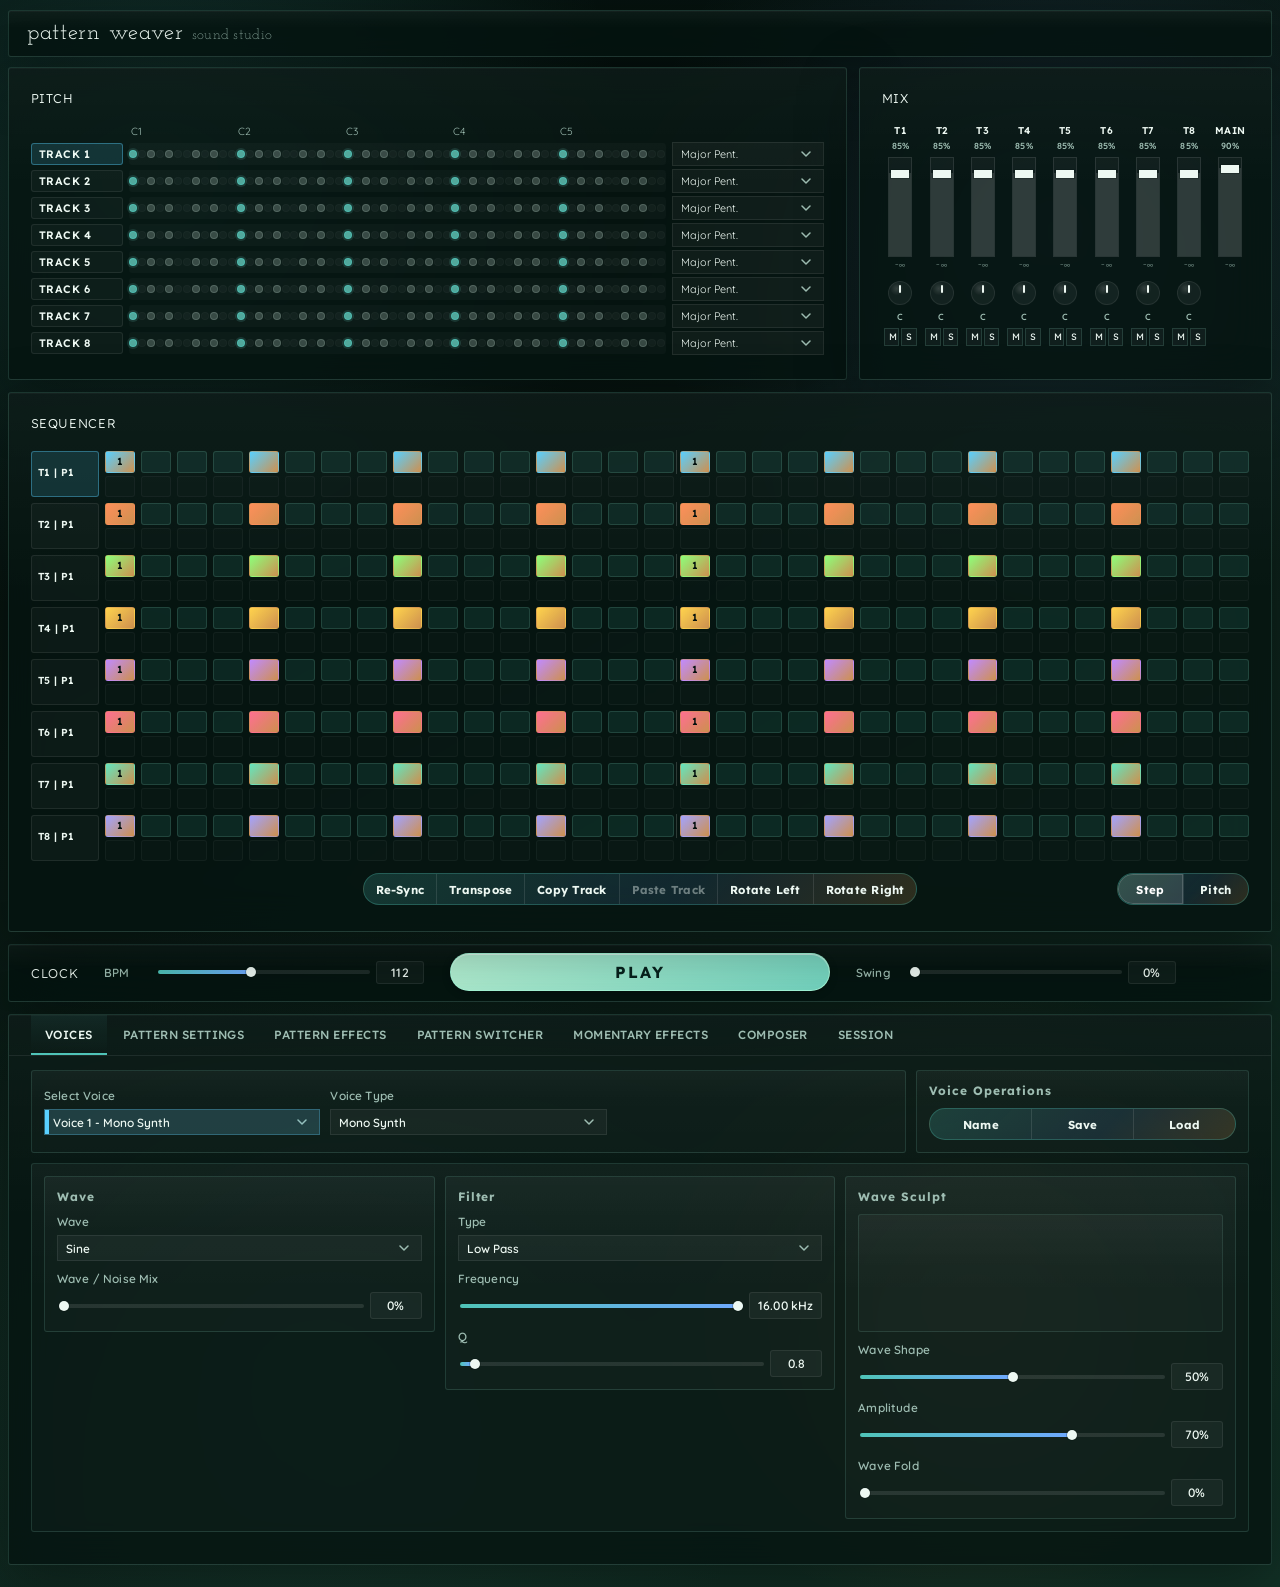
<file: index.html>
<!doctype html>
<html lang="en">
  <head>
    <meta charset="UTF-8" />
    <meta name="viewport" content="width=device-width, initial-scale=1.0" />
    <title>Pattern Weaver Sound Studio</title>
    <link rel="preconnect" href="https://fonts.googleapis.com" />
    <link rel="preconnect" href="https://fonts.gstatic.com" crossorigin />
    <link
      href="https://fonts.googleapis.com/css2?family=Josefin+Slab:wght@200;300;400;500&family=Lexend+Deca:wght@400;500;600;700&family=Material+Symbols+Sharp:wght@400&family=Quicksand:wght@400;500;600;700&display=swap"
      rel="stylesheet"
    />
    <link rel="stylesheet" href="./styles.css" />
  </head>
  <body>
    <div class="app-shell">
      <header class="hero">
        <div class="hero-copy">
          <h1>pattern weaver</h1>
          <p class="subhead">sound studio</p>
        </div>
      </header>

      <main class="layout layout-v2">
        <section class="panel pane-pitch">
          <div class="panel-head">
            <div class="panel-head-copy">
              <h2>Pitch</h2>
            </div>
          </div>
          <div id="pitch-lanes" class="pitch-lanes"></div>
        </section>

        <section class="panel pane-mix">
          <div class="panel-head">
            <h2>Mix</h2>
          </div>
          <label class="compact-field mix-volume-control ui-hidden">
            Mix Volume
            <div class="slider-row">
              <input id="mix-volume" type="range" min="0" max="100" value="90" />
              <span id="mix-volume-value" class="value-pill">90%</span>
            </div>
          </label>
          <div id="mixer-grid" class="mixer-grid"></div>
        </section>

        <section class="panel pane-clock">
          <div class="panel-head">
            <h2>Clock</h2>
          </div>
          <div class="clock-ribbon-controls">
            <label class="compact-field clock-ribbon-field">
              BPM
              <div class="slider-row">
                <input id="bpm" type="range" min="60" max="180" value="112" />
                <span id="bpm-value" class="value-pill">112</span>
              </div>
            </label>
            <div class="transport-single clock-ribbon-transport">
              <button id="transport-toggle" class="primary">Play</button>
            </div>
            <label class="compact-field clock-ribbon-field">
              Swing
              <div class="slider-row">
                <input id="swing" type="range" min="0" max="100" value="0" />
                <span id="swing-value" class="value-pill">0%</span>
              </div>
            </label>
          </div>
        </section>

        <section class="panel pane-sequence">
          <div class="panel-head">
            <div class="panel-head-copy">
              <h2>Sequencer</h2>
            </div>
          </div>
          <div id="pattern-grid" class="pattern-grid"></div>
          <div class="sequencer-footer">
            <div class="voice-operation-button-group sequencer-actions" role="group" aria-label="Sequencer controls">
              <button id="sequencer-sync" type="button">Re-Sync</button>
              <button id="sequencer-transpose" type="button">Transpose</button>
              <button id="sequencer-copy-track" type="button">Copy Track</button>
              <button id="sequencer-paste-track" type="button" disabled>Paste Track</button>
              <button id="sequencer-shift-left" type="button">Rotate Left</button>
              <button id="sequencer-shift-right" type="button">Rotate Right</button>
            </div>
            <div class="voice-operation-button-group sequencer-mode-toggle" role="group" aria-label="Sequencer edit mode">
              <button id="sequencer-mode-step" type="button" class="active" aria-pressed="true">Step</button>
              <button id="sequencer-mode-pitch" type="button" aria-pressed="false">Pitch</button>
            </div>
          </div>
        </section>

        <section class="panel pane-workspace">
          <div id="workspace-tabs" class="workspace-tabs" role="tablist" aria-label="Workspace Sections">
            <button class="workspace-tab active" type="button" role="tab" aria-selected="true" data-workspace-tab="voices">Voices</button>
            <button class="workspace-tab" type="button" role="tab" aria-selected="false" data-workspace-tab="patterns">Pattern Settings</button>
            <button class="workspace-tab" type="button" role="tab" aria-selected="false" data-workspace-tab="track-effects">Pattern Effects</button>
            <button class="workspace-tab" type="button" role="tab" aria-selected="false" data-workspace-tab="pattern-switcher">Pattern Switcher</button>
            <button class="workspace-tab" type="button" role="tab" aria-selected="false" data-workspace-tab="momentary-effects">Momentary Effects</button>
            <button class="workspace-tab" type="button" role="tab" aria-selected="false" data-workspace-tab="composer">Composer</button>
            <button class="workspace-tab" type="button" role="tab" aria-selected="false" data-workspace-tab="session">Session</button>
          </div>
          <div class="workspace-panels">
            <section class="workspace-panel workspace-panel-voices is-active" data-workspace-panel="voices">
              <div class="voice-toolbar">
                <section class="control-group nested-control-group voice-routing-group" aria-label="Voice selection">
                  <div class="voice-routing-grid">
                    <label class="compact-field voice-select-control">
                      Select Voice
                      <select id="voice-select"></select>
                    </label>
                    <label class="compact-field voice-type-control">
                      Voice Type
                      <select id="mode">
                        <option value="synth">Mono Synth</option>
                        <option value="fm">FM Synth</option>
                        <option value="granular">Grain</option>
                        <option value="chop">Chop</option>
                      </select>
                    </label>
                    <label id="voice-sample-field" class="compact-field voice-sample-control">
                      Select Sample
                      <select id="voice-sample-select"></select>
                    </label>
                    <input id="voice-sample-input" type="file" accept="audio/*" hidden />
                  </div>
                </section>
                <section class="control-group nested-control-group voice-operations-group" aria-labelledby="voice-operations-title">
                  <div class="control-group-head">
                    <h3 id="voice-operations-title">Voice Operations</h3>
                  </div>
                  <div class="voice-operation-button-group" role="group" aria-label="Voice operations">
                    <button id="voice-name" type="button">Name</button>
                    <button id="voice-save" type="button">Save</button>
                    <button id="voice-load" type="button">Load</button>
                  </div>
                  <input id="voice-load-input" type="file" accept=".json,application/json" hidden />
                </section>
              </div>
              <div class="control-stack track-settings-stack">
                <section id="sample-voice-settings-group" class="control-stack grain-settings-stack sample-voice-settings-group" aria-label="Grain voice settings">
                  <section id="sample-settings-group" class="control-group nested-control-group grain-sample-group" aria-labelledby="sample-group-title">
                    <div class="control-group-head">
                      <h3 id="sample-group-title">Sample</h3>
                    </div>
                    <div class="chop-sample-display">
                      <canvas id="grain-waveform" class="chop-waveform" width="1200" height="184"></canvas>
                      <canvas id="grain-waveform-overview" class="chop-waveform-overview" width="1200" height="64"></canvas>
                    </div>
                  </section>

                  <div id="voice-playback-settings-group" class="grain-playback-group grain-voice-controls-grid" aria-label="Grain voice controls">
                    <section class="control-group nested-control-group grain-playback-subgroup grain-playback-controls-group" aria-labelledby="grain-playback-title">
                      <div class="control-group-head">
                        <h3 id="grain-playback-title">Playback</h3>
                      </div>
                      <label id="grain-location-field" class="compact-field ui-hidden">
                        Playback Behavior
                        <select id="grain-location">
                          <option value="fixed">Fixed</option>
                          <option value="sequential">Sequential</option>
                          <option value="sweep">Sweep</option>
                          <option value="random">Random</option>
                        </select>
                      </label>
                      <label class="compact-field" id="voice-placement-field">
                        Playback Center
                        <div class="slider-row">
                          <input id="voice-placement" type="range" min="0" max="100" value="50" />
                          <span id="voice-placement-value" class="value-pill">50%</span>
                        </div>
                      </label>
                      <div class="grain-toggle-stack">
                        <div class="chop-toggle-control">
                          <span class="composer-playback-label">Reverse</span>
                          <button id="grain-reverse-toggle" type="button" class="composer-slot-switch" aria-pressed="false" aria-label="Reverse playback off">
                            <span class="composer-slot-switch-track" aria-hidden="true">
                              <span class="composer-slot-switch-thumb"></span>
                            </span>
                          </button>
                        </div>
                        <div class="chop-toggle-control">
                          <span class="composer-playback-label">Note Pitch</span>
                          <button id="grain-use-note-pitch-toggle" type="button" class="composer-slot-switch" aria-pressed="true" aria-label="Use note pitch on">
                            <span class="composer-slot-switch-track" aria-hidden="true">
                              <span class="composer-slot-switch-thumb"></span>
                            </span>
                          </button>
                        </div>
                        <div class="voice-operation-button-group grain-playback-mode-group" role="group" aria-label="Grain playback mode">
                          <button id="grain-play-one-shot" type="button">1 Shot</button>
                          <button id="grain-play-loop" type="button">Loop</button>
                        </div>
                      </div>
                    </section>

                    <section class="control-group nested-control-group grain-playback-subgroup" aria-labelledby="grain-cloud-title">
                      <div class="control-group-head">
                        <h3 id="grain-cloud-title">Grains</h3>
                      </div>
                      <label class="compact-field">
                        Number
                        <div class="slider-row">
                          <input id="grain-count" type="range" min="1" max="12" step="1" value="4" />
                          <span id="grain-count-value" class="value-pill">4</span>
                        </div>
                      </label>
                      <label class="compact-field">
                        Size (ms)
                        <div class="slider-row">
                          <input id="grain-size" type="range" min="1" max="100" step="1" value="40" />
                          <span id="grain-size-value" class="value-pill">40ms</span>
                        </div>
                      </label>
                      <label class="compact-field">
                        Grain Playback Spacing
                        <div class="slider-row">
                          <input id="grain-spacing" type="range" min="0" max="200" step="1" value="0" />
                          <span id="grain-spacing-value" class="value-pill">0ms</span>
                        </div>
                      </label>
                      <label class="compact-field">
                        Focus (ms)
                        <div class="slider-row">
                          <input id="grain-focus" type="range" min="1" max="100" step="1" value="18" />
                          <span id="grain-focus-value" class="value-pill">18ms</span>
                        </div>
                      </label>
                      <label class="compact-field">
                        Stereo Spread
                        <div class="slider-row">
                          <input id="grain-stereo-spread" type="range" min="0" max="100" step="1" value="0" />
                          <span id="grain-stereo-spread-value" class="value-pill">0%</span>
                        </div>
                      </label>
                    </section>

                    <div id="grain-envelope-slot" class="grain-envelope-slot"></div>
                    <section id="shared-voice-envelope-group" class="control-group nested-control-group grain-playback-subgroup grain-envelope-group" aria-labelledby="grain-envelope-title">
                      <div class="control-group-head">
                        <h3 id="grain-envelope-title">Envelope / Window</h3>
                      </div>
                      <canvas id="grain-envelope-visualizer" class="grain-envelope-visualizer" width="520" height="92" aria-label="Grain envelope shape visualizer"></canvas>
                      <div class="envelope-type-stack grain-envelope-type-stack">
                        <div class="grain-envelope-grid">
                          <label class="compact-field">
                            Type
                            <select id="grain-envelope-type">
                              <option value="adsr">ADSR</option>
                              <option value="hann">Hann</option>
                              <option value="gaussian">Gaussian</option>
                              <option value="tukey">Tukey</option>
                            </select>
                          </label>
                          <label id="grain-envelope-attack-field" class="compact-field">
                            Attack
                            <div class="slider-row">
                              <input id="grain-envelope-attack" type="range" min="0" max="100" step="1" value="4" />
                              <span id="grain-envelope-attack-value" class="value-pill">4ms</span>
                            </div>
                          </label>
                          <label id="grain-envelope-decay-field" class="compact-field">
                            Decay
                            <div class="slider-row">
                              <input id="grain-envelope-decay" type="range" min="0" max="100" step="1" value="10" />
                              <span id="grain-envelope-decay-value" class="value-pill">10ms</span>
                            </div>
                          </label>
                          <label id="grain-envelope-sustain-field" class="compact-field">
                            Sustain
                            <div class="slider-row">
                              <input id="grain-envelope-sustain" type="range" min="0" max="100" step="1" value="100" />
                              <span id="grain-envelope-sustain-value" class="value-pill">100%</span>
                            </div>
                          </label>
                          <label id="grain-envelope-release-field" class="compact-field">
                            Release
                            <div class="slider-row">
                              <input id="grain-envelope-release" type="range" min="0" max="100" step="1" value="8" />
                              <span id="grain-envelope-release-value" class="value-pill">8ms</span>
                            </div>
                          </label>
                          <label id="grain-envelope-gaussian-width-field" class="compact-field ui-hidden">
                            Width
                            <div class="slider-row">
                              <input id="grain-envelope-gaussian-width" type="range" min="10" max="100" step="1" value="50" />
                              <span id="grain-envelope-gaussian-width-value" class="value-pill">50%</span>
                            </div>
                          </label>
                          <label id="grain-envelope-tukey-taper-field" class="compact-field ui-hidden">
                            Taper
                            <div class="slider-row">
                              <input id="grain-envelope-tukey-taper" type="range" min="5" max="100" step="1" value="60" />
                              <span id="grain-envelope-tukey-taper-value" class="value-pill">60%</span>
                            </div>
                          </label>
                        </div>
                      </div>
                    </section>
                  </div>

                  <section class="control-group nested-control-group grain-processing-group" aria-labelledby="grain-processing-title">
                    <div class="control-group-head">
                      <h3 id="grain-processing-title">Processing</h3>
                    </div>
                    <div class="control-stack chop-processing-stack">
                      <section class="control-group nested-control-group synth-filter-group chop-filter-group" aria-labelledby="grain-filter-group-title">
                        <div class="control-group-head">
                          <h3 id="grain-filter-group-title">Filter</h3>
                        </div>
                        <label class="compact-field">
                          Type
                          <select id="grain-filter-type">
                            <option value="lowpass">Low Pass</option>
                            <option value="bandpass">Band Pass</option>
                            <option value="highpass">High Pass</option>
                          </select>
                        </label>
                        <label class="compact-field">
                          Frequency
                          <div class="slider-row">
                            <input id="grain-filter-frequency" type="range" min="20" max="16000" value="16000" />
                            <span id="grain-filter-frequency-value" class="value-pill">16.00 kHz</span>
                          </div>
                        </label>
                        <label class="compact-field">
                          Q
                          <div class="slider-row">
                            <input id="grain-filter-q" type="range" min="0.1" max="20" step="0.1" value="0.8" />
                            <span id="grain-filter-q-value" class="value-pill">0.8</span>
                          </div>
                        </label>
                      </section>
                      <label class="compact-field">
                        Amplitude
                        <div class="slider-row">
                          <input id="grain-amplitude" type="range" min="0" max="300" value="100" />
                          <span id="grain-amplitude-value" class="value-pill">100%</span>
                        </div>
                      </label>
                      <label class="compact-field">
                        Sample Rate
                        <div class="slider-row">
                          <input id="grain-sample-rate-reduction" type="range" min="0" max="100" value="0" />
                          <span id="grain-sample-rate-reduction-value" class="value-pill">Clean</span>
                        </div>
                      </label>
                      <label class="compact-field">
                        Bit Depth
                        <div class="slider-row">
                          <input id="grain-bit-depth" type="range" min="4" max="16" step="1" value="16" />
                          <span id="grain-bit-depth-value" class="value-pill">16-bit</span>
                        </div>
                      </label>
                    </div>
                  </section>
                </section>

                <section id="synth-settings-group" class="control-group synth-settings-group ui-hidden" aria-label="Mono Synth voice settings">
                  <div class="synth-settings-layout">
                    <section class="control-group nested-control-group synth-wave-group" aria-labelledby="synth-wave-group-title">
                      <div class="control-group-head">
                        <h3 id="synth-wave-group-title">Wave</h3>
                      </div>
                      <label class="compact-field">
                        Wave
                        <select id="synth-wave">
                          <option value="sine">Sine</option>
                          <option value="triangle">Triangle</option>
                          <option value="sawtooth">Saw</option>
                          <option value="square">Square</option>
                        </select>
                      </label>
                      <label class="compact-field">
                        Wave / Noise Mix
                        <div class="slider-row">
                          <input id="synth-noise-mix" type="range" min="0" max="100" value="0" />
                          <span id="synth-noise-mix-value" class="value-pill">0%</span>
                        </div>
                      </label>
                    </section>
                    <section class="control-group nested-control-group synth-filter-group" aria-labelledby="synth-filter-group-title">
                      <div class="control-group-head">
                        <h3 id="synth-filter-group-title">Filter</h3>
                      </div>
                      <label class="compact-field">
                        Type
                        <select id="synth-filter-type">
                          <option value="lowpass">Low Pass</option>
                          <option value="bandpass">Band Pass</option>
                          <option value="highpass">High Pass</option>
                        </select>
                      </label>
                      <label class="compact-field">
                        Frequency
                        <div class="slider-row">
                          <input id="synth-filter-frequency" type="range" min="20" max="16000" value="3200" />
                          <span id="synth-filter-frequency-value" class="value-pill">3.20 kHz</span>
                        </div>
                      </label>
                      <label class="compact-field">
                        Q
                        <div class="slider-row">
                          <input id="synth-filter-q" type="range" min="0.1" max="20" step="0.1" value="0.8" />
                          <span id="synth-filter-q-value" class="value-pill">0.8</span>
                        </div>
                      </label>
                    </section>
                    <section class="control-group nested-control-group synth-visual-group" aria-labelledby="synth-visual-title">
                      <div class="control-group-head">
                        <h3 id="synth-visual-title">Wave Sculpt</h3>
                      </div>
                      <canvas id="synth-waveform-scope" class="synth-waveform-scope" width="520" height="118"></canvas>
                      <label class="compact-field">
                        Wave Shape
                        <div class="slider-row">
                          <input id="synth-wave-shape" type="range" min="0" max="100" value="50" />
                          <span id="synth-wave-shape-value" class="value-pill">50%</span>
                        </div>
                      </label>
                      <label class="compact-field">
                        Amplitude
                        <div class="slider-row">
                          <input id="synth-level" type="range" min="0" max="100" value="70" />
                          <span id="synth-level-value" class="value-pill">70%</span>
                        </div>
                      </label>
                      <label class="compact-field">
                        Wave Fold
                        <div class="slider-row">
                          <input id="synth-fold" type="range" min="0" max="100" value="0" />
                          <span id="synth-fold-value" class="value-pill">0%</span>
                        </div>
                      </label>
                    </section>
                  </div>
                </section>

                <section id="fm-settings-group" class="control-group synth-settings-group ui-hidden" aria-label="FM Synth voice settings">
                  <div class="synth-settings-layout fm-settings-layout">
                    <section class="control-group nested-control-group fm-operator-pane" aria-labelledby="fm-mod1-title">
                      <div class="control-group-head"><h3 id="fm-mod1-title">Modulator 1</h3></div>
                      <label class="compact-field">Wave Type<select id="fm-mod1-wave"><option value="disabled">Disabled</option><option value="sine">Sine</option><option value="triangle">Triangle</option><option value="sawtooth">Saw</option><option value="square">Square</option><option value="noise">Noise</option></select></label>
                      <div class="fm-sculpt-controls" aria-label="Modulator 1 wave sculpt">
                        <div class="control-group-head"><h3>Wave Sculpt</h3></div>
                        <label class="compact-field">Shape<div class="slider-row"><input id="fm-mod1-shape" type="range" min="0" max="100" value="50" /><span id="fm-mod1-shape-value" class="value-pill">50%</span></div></label>
                        <label class="compact-field">Fold<div class="slider-row"><input id="fm-mod1-fold" type="range" min="0" max="100" value="0" /><span id="fm-mod1-fold-value" class="value-pill">0%</span></div></label>
                      </div>
                      <label id="fm-mod1-ratio-field" class="compact-field">Frequency Ratio<div class="slider-row"><input id="fm-mod1-ratio" type="range" min="0.5" max="16" step="0.5" value="1" /><span id="fm-mod1-ratio-value" class="value-pill">1.0×</span></div></label>
                      <label class="compact-field">Modulation Depth<div class="slider-row"><input id="fm-mod1-depth" type="range" min="0" max="20" step="0.1" value="2" /><span id="fm-mod1-depth-value" class="value-pill">2.0</span></div></label>
                    </section>
                    <section class="control-group nested-control-group fm-operator-pane" aria-labelledby="fm-mod2-title">
                      <div class="control-group-head"><h3 id="fm-mod2-title">Modulator 2</h3></div>
                      <label class="compact-field">Wave Type<select id="fm-mod2-wave"><option value="sine">Sine</option><option value="triangle">Triangle</option><option value="sawtooth">Saw</option><option value="square">Square</option><option value="noise">Noise</option></select></label>
                      <div class="fm-sculpt-controls" aria-label="Modulator 2 wave sculpt">
                        <div class="control-group-head"><h3>Wave Sculpt</h3></div>
                        <label class="compact-field">Shape<div class="slider-row"><input id="fm-mod2-shape" type="range" min="0" max="100" value="50" /><span id="fm-mod2-shape-value" class="value-pill">50%</span></div></label>
                        <label class="compact-field">Fold<div class="slider-row"><input id="fm-mod2-fold" type="range" min="0" max="100" value="0" /><span id="fm-mod2-fold-value" class="value-pill">0%</span></div></label>
                      </div>
                      <label id="fm-mod2-ratio-field" class="compact-field">Frequency Ratio<div class="slider-row"><input id="fm-mod2-ratio" type="range" min="0.5" max="16" step="0.5" value="2" /><span id="fm-mod2-ratio-value" class="value-pill">2.0×</span></div></label>
                      <label class="compact-field">Modulation Depth<div class="slider-row"><input id="fm-mod2-depth" type="range" min="0" max="20" step="0.1" value="2" /><span id="fm-mod2-depth-value" class="value-pill">2.0</span></div></label>
                    </section>
                    <section class="control-group nested-control-group fm-operator-pane" aria-labelledby="fm-carrier-title">
                      <div class="control-group-head"><h3 id="fm-carrier-title">Carrier</h3></div>
                      <label class="compact-field">Wave Type<select id="fm-carrier-wave"><option value="sine">Sine</option><option value="triangle">Triangle</option><option value="sawtooth">Saw</option><option value="square">Square</option></select></label>
                      <div class="fm-sculpt-controls" aria-label="Carrier wave sculpt">
                        <div class="control-group-head"><h3>Wave Sculpt</h3></div>
                        <label class="compact-field">Shape<div class="slider-row"><input id="fm-carrier-shape" type="range" min="0" max="100" value="50" /><span id="fm-carrier-shape-value" class="value-pill">50%</span></div></label>
                        <label class="compact-field">Fold<div class="slider-row"><input id="fm-carrier-fold" type="range" min="0" max="100" value="0" /><span id="fm-carrier-fold-value" class="value-pill">0%</span></div></label>
                      </div>
                      <label class="compact-field">Feedback Send<select id="fm-feedback-send"><option value="off">Off</option><option value="mod1">Modulator 1</option><option value="mod2">Modulator 2</option></select></label>
                      <label id="fm-feedback-amount-field" class="compact-field">Feedback Amount<div class="slider-row"><input id="fm-feedback-amount" type="range" min="0" max="100" value="0" /><span id="fm-feedback-amount-value" class="value-pill">0%</span></div></label>
                    </section>
                    <section class="control-group nested-control-group fm-operator-pane" aria-labelledby="fm-output-title">
                      <div class="control-group-head"><h3 id="fm-output-title">Output / Filter</h3></div>
                      <label class="compact-field">Output Level<div class="slider-row"><input id="fm-level" type="range" min="0" max="100" value="70" /><span id="fm-level-value" class="value-pill">70%</span></div></label>
                      <label class="compact-field">Filter Type<select id="fm-filter-type"><option value="lowpass">Low Pass</option><option value="bandpass">Band Pass</option><option value="highpass">High Pass</option></select></label>
                      <label class="compact-field">Cutoff<div class="slider-row"><input id="fm-filter-frequency" type="range" min="20" max="16000" value="16000" /><span id="fm-filter-frequency-value" class="value-pill">16.00 kHz</span></div></label>
                      <label class="compact-field">Resonance<div class="slider-row"><input id="fm-filter-q" type="range" min="0.1" max="20" step="0.1" value="0.8" /><span id="fm-filter-q-value" class="value-pill">0.8</span></div></label>
                    </section>
                  </div>
                </section>

                <section id="chop-settings-group" class="control-stack chop-settings-stack ui-hidden" aria-label="Chop voice settings">
                  <div class="chop-voice-controls-grid">
                    <section class="control-group nested-control-group chop-playhead-group" aria-labelledby="chop-playhead-title">
                      <div class="control-group-head"><h3 id="chop-playhead-title">Playhead Behavior</h3></div>
                      <div class="chop-playback-subgroup" aria-label="Playhead behavior settings">
                        <label class="compact-field">Mode<select id="chop-playhead-behavior"><option value="fixed">Fixed Position</option><option value="random">Random</option><option value="note">Jump to Note</option></select></label>
                        <label class="compact-field" id="chop-playhead-position-field">Playhead Position<div class="slider-row"><input id="chop-playhead-position" type="range" min="0" max="100" value="0" /><span id="chop-playhead-position-value" class="value-pill">0%</span></div></label>
                        <label class="compact-field">Playback Length<div class="slider-row"><input id="chop-playback-length" type="range" min="50" max="1500" step="10" value="150" /><span id="chop-playback-length-value" class="value-pill">150ms</span></div></label>
                      </div>
                    </section>
                    <section class="control-group nested-control-group chop-playback-group" aria-labelledby="chop-playback-title">
                      <div class="control-group-head"><h3 id="chop-playback-title">Playback</h3></div>
                      <div class="chop-playback-subgroup chop-playback-options-subgroup" aria-label="Playback mode settings">
                        <div class="chop-toggle-row">
                          <div class="chop-toggle-control"><span class="composer-playback-label">Reverse</span><button id="chop-reverse-toggle" type="button" class="composer-slot-switch" aria-pressed="false" aria-label="Reverse playback off"><span class="composer-slot-switch-track" aria-hidden="true"><span class="composer-slot-switch-thumb"></span></span></button></div>
                          <div class="chop-toggle-control"><span class="composer-playback-label">Use Note Pitch</span><button id="chop-use-note-pitch-toggle" type="button" class="composer-slot-switch" aria-pressed="false" aria-label="Use note pitch off"><span class="composer-slot-switch-track" aria-hidden="true"><span class="composer-slot-switch-thumb"></span></span></button></div>
                        </div>
                        <div class="voice-operation-button-group chop-playback-mode-group" role="group" aria-label="Chop playback mode"><button id="chop-play-one-shot" type="button">1 Shot</button><button id="chop-play-loop" type="button">Loop</button></div>
                      </div>
                    </section>
                    <div id="chop-envelope-slot" class="chop-envelope-slot"></div>
                  </div>

                  <section class="control-group nested-control-group chop-processing-group" aria-labelledby="chop-processing-title">
                    <div class="control-group-head">
                      <h3 id="chop-processing-title">Processing</h3>
                    </div>
                    <div class="control-stack chop-processing-stack">
                      <section class="control-group nested-control-group synth-filter-group chop-filter-group" aria-labelledby="chop-filter-group-title">
                        <div class="control-group-head">
                          <h3 id="chop-filter-group-title">Filter</h3>
                        </div>
                        <label class="compact-field">
                          Type
                          <select id="chop-filter-type">
                            <option value="lowpass">Low Pass</option>
                            <option value="bandpass">Band Pass</option>
                            <option value="highpass">High Pass</option>
                          </select>
                        </label>
                        <label class="compact-field">
                          Frequency
                          <div class="slider-row">
                            <input id="chop-filter-frequency" type="range" min="20" max="16000" value="16000" />
                            <span id="chop-filter-frequency-value" class="value-pill">16.00 kHz</span>
                          </div>
                        </label>
                        <label class="compact-field">
                          Q
                          <div class="slider-row">
                            <input id="chop-filter-q" type="range" min="0.1" max="20" step="0.1" value="0.8" />
                            <span id="chop-filter-q-value" class="value-pill">0.8</span>
                          </div>
                        </label>
                      </section>
                      <label class="compact-field">
                        Amplitude
                        <div class="slider-row">
                          <input id="chop-amplitude" type="range" min="0" max="300" value="100" />
                          <span id="chop-amplitude-value" class="value-pill">100%</span>
                        </div>
                      </label>
                      <label class="compact-field">
                        Sample Rate
                        <div class="slider-row">
                          <input id="chop-sample-rate-reduction" type="range" min="0" max="100" value="0" />
                          <span id="chop-sample-rate-reduction-value" class="value-pill">Clean</span>
                        </div>
                      </label>
                      <label class="compact-field">
                        Bit Depth
                        <div class="slider-row">
                          <input id="chop-bit-depth" type="range" min="4" max="16" step="1" value="16" />
                          <span id="chop-bit-depth-value" class="value-pill">16-bit</span>
                        </div>
                      </label>
                    </div>
                  </section>

                  <section class="control-group nested-control-group chop-sample-group" aria-labelledby="chop-sample-title">
                    <div class="control-group-head">
                      <h3 id="chop-sample-title">Sample</h3>
                    </div>
                    <div class="chop-sample-display">
                      <canvas id="chop-waveform" class="chop-waveform" width="1200" height="184"></canvas>
                      <canvas id="chop-waveform-overview" class="chop-waveform-overview" width="1200" height="64"></canvas>
                    </div>
                  </section>
                </section>
              </div>
            </section>

            <section class="workspace-panel workspace-panel-session" data-workspace-panel="session">
              <div class="session-toolbar">
                <section class="control-group nested-control-group session-summary-group" aria-labelledby="session-summary-title">
                  <div class="control-group-head">
                    <h3 id="session-summary-title">Session</h3>
                  </div>
                  <dl class="session-metadata-grid">
                    <div>
                      <dt>Session Name</dt>
                      <dd id="session-name-value">Untitled Session</dd>
                    </div>
                    <div>
                      <dt>Date &amp; Time Created</dt>
                      <dd id="session-created-value">Not saved yet</dd>
                    </div>
                    <div>
                      <dt>Last Date &amp; Time Modified</dt>
                      <dd id="session-modified-value">Not saved yet</dd>
                    </div>
                  </dl>
                </section>
                <section class="control-group nested-control-group session-operations-group" aria-labelledby="session-operations-title">
                  <div class="control-group-head">
                    <h3 id="session-operations-title">Session Operations</h3>
                  </div>
                  <div class="voice-operation-button-group session-operation-button-group" role="group" aria-label="Session operations">
                    <button id="session-name" type="button">Name</button>
                    <button id="session-save" type="button">Save</button>
                    <button id="session-load" type="button">Load</button>
                    <button id="session-clear" type="button">Clear</button>
                  </div>
                  <input id="session-load-input" type="file" accept=".json,application/json" hidden />
                </section>
              </div>
            </section>

            <section class="workspace-panel workspace-panel-patterns" data-workspace-panel="patterns">
              <div class="workspace-patterns-shell">
                <div id="track-settings-group" class="control-group sequence-settings-group track-settings-panel-group">
                  <section class="control-group nested-control-group pattern-settings-toolbar-group" aria-label="Pattern selection">
                    <div class="pattern-settings-toolbar">
                      <label class="compact-field">
                        Track
                        <select id="track-settings-track-select"></select>
                      </label>
                      <label class="compact-field">
                        Pattern
                        <select id="track-pattern-select"></select>
                      </label>
                      <label class="compact-field">
                        Voice
                        <select id="pattern-voice-select">
                        </select>
                      </label>
                      <label class="compact-field">
                        Name
                        <input id="track-name-input" type="text" maxlength="48" placeholder="Name this track" autocomplete="off" />
                      </label>
                    </div>
                  </section>
                  <div class="sequence-settings-stack pattern-settings-stack">
                    <section class="control-group nested-control-group track-step-fill-group pattern-settings-sequencer" aria-labelledby="track-sequencer-title">
                      <div class="control-group-head">
                        <h3 id="track-sequencer-title">Length &amp; Subdivisions</h3>
                      </div>
                      <div class="control-grid track-settings-grid">
                        <label class="compact-field">
                          Bars
                          <div class="slider-row">
                            <input id="track-bars" type="range" min="1" max="4" value="2" />
                            <span id="track-bars-value" class="value-pill">2</span>
                          </div>
                        </label>
                        <label class="compact-field">
                          Steps / Bar
                          <div class="slider-row">
                            <input id="track-steps" type="range" min="1" max="32" value="16" />
                            <span id="track-steps-value" class="value-pill">16</span>
                          </div>
                        </label>
                      </div>
                    </section>
                    <section class="control-group nested-control-group track-step-fill-group pattern-settings-playback" aria-labelledby="track-playback-title">
                      <div class="control-group-head">
                        <h3 id="track-playback-title">Playback</h3>
                      </div>
                      <div class="control-grid track-settings-grid">
                        <label class="compact-field">
                          Playhead Mode
                          <select id="track-playback-mode">
                            <option value="forward">Forward</option>
                            <option value="ping-pong">Ping Pong</option>
                            <option value="random">Random</option>
                            <option value="reverse">Reverse</option>
                          </select>
                        </label>
                        <label class="compact-field">
                          Step Playback Probability
                          <div class="slider-row">
                            <input id="track-step-probability" type="range" min="0" max="100" value="100" />
                            <span id="track-step-probability-value" class="value-pill">100%</span>
                          </div>
                        </label>
                      </div>
                      <div class="pattern-variation-grid">
                        <section class="control-group nested-control-group track-step-fill-group pattern-variation-group" aria-labelledby="track-step-variation-title">
                          <div class="control-group-head">
                            <h3 id="track-step-variation-title">Step Variation</h3>
                          </div>
                          <div class="pattern-variation-controls">
                            <div class="compact-field">
                              <div class="voice-operation-button-group composer-toggle-group pattern-variation-toggle-group" role="group" aria-label="Step variation lock mode">
                                <button type="button" data-step-variation-lock="bar-one">Lock the 1</button>
                                <button type="button" data-step-variation-lock="first-active">Lock 1st Active</button>
                                <button type="button" data-step-variation-lock="none">No Lock</button>
                              </div>
                            </div>
                            <label class="compact-field">
                              Variation
                              <div class="slider-row">
                                <input id="track-step-variation-amount" type="range" min="0" max="100" value="0" />
                                <span id="track-step-variation-amount-value" class="value-pill">0%</span>
                              </div>
                            </label>
                          </div>
                        </section>
                        <section class="control-group nested-control-group track-step-fill-group pattern-variation-group" aria-labelledby="track-pitch-variation-title">
                          <div class="control-group-head">
                            <h3 id="track-pitch-variation-title">Pitch Variation</h3>
                          </div>
                          <div class="pattern-variation-controls">
                            <div class="compact-field">
                              <div class="voice-operation-button-group composer-toggle-group pattern-variation-toggle-group" role="group" aria-label="Pitch variation lock mode">
                                <button type="button" data-pitch-variation-lock="bar-one">Lock the 1</button>
                                <button type="button" data-pitch-variation-lock="first-active">Lock 1st Active</button>
                                <button type="button" data-pitch-variation-lock="none">No Lock</button>
                              </div>
                            </div>
                            <label class="compact-field">
                              Variation
                              <div class="slider-row">
                                <input id="track-pitch-variation-amount" type="range" min="0" max="100" value="0" />
                                <span id="track-pitch-variation-amount-value" class="value-pill">0%</span>
                              </div>
                            </label>
                          </div>
                        </section>
                      </div>
                    </section>
                    <div class="pattern-settings-fill-column">
                      <section class="control-group nested-control-group track-step-fill-group pattern-settings-step-fill" aria-labelledby="track-step-fill-title">
                        <div class="control-group-head">
                          <h3 id="track-step-fill-title">Step Fill</h3>
                        </div>
                        <div class="control-grid track-settings-grid">
                          <label class="compact-field">
                            Type
                            <select id="track-step-fill-type">
                              <option value="none">None</option>
                              <option value="even">Even</option>
                              <option value="random">Random</option>
                              <option value="custom">Custom</option>
                            </select>
                          </label>
                          <label id="track-step-fill-amount-field" class="compact-field">
                            Amount
                            <div class="slider-row">
                              <input id="track-step-fill-amount" type="range" min="0" max="100" value="0" />
                              <span id="track-step-fill-amount-value" class="value-pill">0%</span>
                            </div>
                          </label>
                        </div>
                      </section>
                      <section class="control-group nested-control-group track-step-fill-group pattern-settings-pitch-fill" aria-labelledby="track-pitch-fill-title">
                        <div class="control-group-head">
                          <h3 id="track-pitch-fill-title">Pitch Fill</h3>
                        </div>
                        <div class="control-grid track-settings-grid">
                          <label class="compact-field">
                            Type
                            <select id="track-pitch-fill-type">
                              <option value="single">Single</option>
                              <option value="rising">Rising</option>
                              <option value="falling">Falling</option>
                              <option value="random-once">Random Once</option>
                              <option value="random-every">Random Every</option>
                              <option value="custom">Custom</option>
                            </select>
                          </label>
                          <label class="compact-field">
                            From
                            <select id="track-pitch-fill-from"></select>
                          </label>
                          <label class="compact-field" id="track-pitch-fill-to-field">
                            To
                            <select id="track-pitch-fill-to"></select>
                          </label>
                        </div>
                      </section>
                    </div>
                    <section class="control-group nested-control-group track-step-fill-group pattern-settings-envelope" aria-labelledby="track-envelope-title">
                      <div class="control-group-head">
                        <h3 id="track-envelope-title">Envelope / Window</h3>
                      </div>
                      <canvas id="track-envelope-visualizer" class="track-envelope-visualizer" width="520" height="112" aria-label="Envelope shape visualizer"></canvas>
                      <div class="track-envelope-type-stack">
                        <div class="control-grid track-settings-grid">
                          <label class="compact-field span-2">
                            Type
                            <select id="track-envelope-type">
                              <option value="adsr">ADSR</option>
                              <option value="hann">Hann</option>
                              <option value="gaussian">Gaussian</option>
                              <option value="tukey">Tukey</option>
                            </select>
                          </label>
                          <label id="track-envelope-attack-field" class="compact-field">
                            Attack (ms)
                            <div class="slider-row">
                              <input id="track-envelope-attack" type="range" min="0" max="2000" step="1" value="10" />
                              <span id="track-envelope-attack-value" class="value-pill">10</span>
                            </div>
                          </label>
                          <label id="track-envelope-decay-field" class="compact-field">
                            Decay (ms)
                            <div class="slider-row">
                              <input id="track-envelope-decay" type="range" min="0" max="2000" step="1" value="80" />
                              <span id="track-envelope-decay-value" class="value-pill">80</span>
                            </div>
                          </label>
                          <label id="track-envelope-sustain-field" class="compact-field">
                            Sustain (%)
                            <div class="slider-row">
                              <input id="track-envelope-sustain" type="range" min="0" max="100" step="1" value="70" />
                              <span id="track-envelope-sustain-value" class="value-pill">70%</span>
                            </div>
                          </label>
                          <label id="track-envelope-release-field" class="compact-field">
                            Release (ms)
                            <div class="slider-row">
                              <input id="track-envelope-release" type="range" min="0" max="3000" step="1" value="120" />
                              <span id="track-envelope-release-value" class="value-pill">120</span>
                            </div>
                          </label>
                          <label id="track-envelope-gaussian-width-field" class="compact-field ui-hidden">
                            Width
                            <div class="slider-row">
                              <input id="track-envelope-gaussian-width" type="range" min="10" max="100" step="1" value="50" />
                              <span id="track-envelope-gaussian-width-value" class="value-pill">50%</span>
                            </div>
                          </label>
                          <label id="track-envelope-tukey-taper-field" class="compact-field ui-hidden">
                            Taper
                            <div class="slider-row">
                              <input id="track-envelope-tukey-taper" type="range" min="5" max="100" step="1" value="60" />
                              <span id="track-envelope-tukey-taper-value" class="value-pill">60%</span>
                            </div>
                          </label>
                        </div>
                      </div>
                      <div class="track-envelope-mode-stack">
                        <div class="track-envelope-mode-label">Mode</div>
                        <div class="voice-operation-button-group track-envelope-mode-group" role="group" aria-label="Pattern envelope mode">
                          <button id="track-envelope-mode-step" type="button" data-track-envelope-mode="step">Step</button>
                          <button id="track-envelope-mode-hold" type="button" data-track-envelope-mode="hold">Hold</button>
                          <button id="track-envelope-mode-loop" type="button" data-track-envelope-mode="loop">Loop</button>
                        </div>
                        <label id="track-envelope-loop-speed-field" class="compact-field ui-hidden">
                          Speed
                          <div class="slider-row">
                            <input id="track-envelope-loop-speed" type="range" min="0.25" max="16" step="0.05" value="4" />
                            <span id="track-envelope-loop-speed-value" class="value-pill">4.00Hz</span>
                          </div>
                        </label>
                      </div>
                    </section>
                  </div>
                </div>
              </div>
            </section>

            <section class="workspace-panel workspace-panel-track-effects" data-workspace-panel="track-effects">
              <div class="pattern-effects-layout">
                <section class="control-group nested-control-group pattern-effects-matrix-panel" aria-labelledby="pattern-effects-matrix-title">
                  <div class="control-group-head">
                    <h3 id="pattern-effects-matrix-title">Effects</h3>
                  </div>
                  <div id="effects-matrix" class="effects-matrix"></div>
                </section>
                <section class="control-group nested-control-group pattern-effect-settings-panel" aria-labelledby="pattern-effect-settings-title">
                  <div class="control-group-head">
                    <h3 id="pattern-effect-settings-title">Filter</h3>
                    <p id="pattern-effect-settings-track" class="effect-settings-context">Track 1 • Pattern 1</p>
                  </div>
                  <div id="pattern-effect-settings-body" class="control-stack pattern-effect-settings-body"></div>
                </section>
              </div>
            </section>

            <section class="workspace-panel workspace-panel-pattern-switcher" data-workspace-panel="pattern-switcher">
              <div id="sequence-pattern-switcher" class="effects-matrix pattern-switcher-matrix"></div>
              <div class="pattern-switcher-actions" aria-label="Pattern switcher controls">
                <div class="voice-operation-button-group pattern-switcher-mode-group" role="group" aria-label="Pattern switch mode">
                  <button id="pattern-switch-instant" type="button" aria-pressed="true">Switch Instantly</button>
                  <button id="pattern-switch-on-one" type="button" aria-pressed="false">Switch on the 1</button>
                </div>
              </div>
            </section>

            <section class="workspace-panel workspace-panel-momentary-effects" data-workspace-panel="momentary-effects">
              <div class="pattern-effects-layout momentary-effects-layout">
                <section class="control-group nested-control-group pattern-effects-matrix-panel" aria-labelledby="momentary-effects-matrix-title">
                  <div class="control-group-head">
                    <h3 id="momentary-effects-matrix-title">Triggers</h3>
                  </div>
                  <div id="momentary-effects-matrix" class="effects-matrix momentary-effects-matrix"></div>
                </section>
                <section class="control-group nested-control-group pattern-effect-settings-panel" aria-labelledby="momentary-effect-settings-title">
                  <div class="control-group-head">
                    <h3 id="momentary-effect-settings-title">Crackle Settings</h3>
                    <p id="momentary-effect-settings-track" class="effect-settings-context">Track 1 • Q</p>
                  </div>
                  <div id="momentary-effect-settings-body" class="control-stack pattern-effect-settings-body momentary-effect-settings-body"></div>
                </section>
              </div>
            </section>

            <section class="workspace-panel workspace-panel-composer" data-workspace-panel="composer">
              <div id="composer-grid" class="effects-matrix composer-matrix"></div>
              <div class="composer-actions">
                <div class="composer-toggle-cluster">
                  <div class="composer-playback-control">
                    <span class="composer-playback-label">Composer Playback</span>
                    <button id="composer-playback-toggle" type="button" class="composer-slot-switch composer-playback-switch" aria-pressed="false" aria-label="Composer playback off">
                      <span class="composer-slot-switch-track" aria-hidden="true">
                        <span class="composer-slot-switch-thumb"></span>
                      </span>
                    </button>
                  </div>
                  <div class="voice-operation-button-group composer-toggle-group composer-icon-group" role="group" aria-label="Composer repeat mode">
                    <button id="composer-play-once" type="button" title="Play once" aria-label="Play once">
                      <span class="material-symbols-sharp" aria-hidden="true">1x_mobiledata</span>
                    </button>
                    <button id="composer-play-loop" type="button" title="Loop composition" aria-label="Loop composition">
                      <span class="material-symbols-sharp" aria-hidden="true">all_inclusive</span>
                    </button>
                  </div>
                </div>
              </div>
            </section>
          </div>
        </section>
      </main>

      <section class="legacy-sample-shell" aria-hidden="true">
        <section class="panel">
          <div class="panel-head">
            <div class="panel-head-copy">
              <h2>Sample</h2>
              <p id="sample-status" class="sample-name"></p>
            </div>
            <button id="sample-browser-toggle" class="primary sample-file-picker" type="button">Load New Sample</button>
            <input id="sample-input" type="file" accept="audio/*" hidden />
          </div>
          <canvas id="waveform" width="1200" height="168"></canvas>
          <canvas id="waveform-overview" width="1200" height="28"></canvas>
          <div class="region-grid">
            <label>
              Start
              <input id="region-start" type="range" min="0" max="1000" value="0" />
            </label>
            <label>
              End
              <input id="region-end" type="range" min="0" max="1000" value="1000" />
            </label>
          </div>
        </section>
      </section>
    </div>

    <div id="add-pattern-overlay" class="overlay-shell is-hidden" aria-hidden="true">
      <div class="overlay-backdrop" data-add-pattern-overlay-close="true"></div>
      <section class="overlay-panel add-pattern-panel" role="dialog" aria-modal="true" aria-labelledby="add-pattern-title">
        <div class="panel-head overlay-head">
          <div class="panel-head-copy">
            <h2 id="add-pattern-title">Add Pattern</h2>
          </div>
          <button id="add-pattern-close" type="button" aria-label="Close add pattern window">X</button>
        </div>
        <div class="control-stack overlay-controls">
          <section class="control-group nested-control-group" aria-labelledby="add-pattern-copy-title">
            <div class="control-group-head">
              <h3 id="add-pattern-copy-title">Copy Existing</h3>
            </div>
            <div class="control-grid track-settings-grid">
              <label class="compact-field">
                Source Pattern
                <select id="add-pattern-source-select"></select>
              </label>
              <div class="action-row">
                <button id="add-pattern-copy-action" type="button">Copy Existing</button>
              </div>
            </div>
          </section>
          <section class="control-group nested-control-group" aria-labelledby="add-pattern-create-title">
            <div class="control-group-head">
              <h3 id="add-pattern-create-title">Create New</h3>
            </div>
            <div class="action-row">
              <button id="add-pattern-create-action" type="button" class="primary">Create New</button>
            </div>
          </section>
        </div>
      </section>
    </div>

    <div id="voice-name-overlay" class="overlay-shell is-hidden" aria-hidden="true">
      <div class="overlay-backdrop" data-voice-name-overlay-close="true"></div>
      <section class="overlay-panel voice-name-panel" role="dialog" aria-modal="true" aria-labelledby="voice-name-title">
        <div class="panel-head overlay-head">
          <div class="panel-head-copy">
            <h2 id="voice-name-title">Name Voice</h2>
          </div>
          <button id="voice-name-close" type="button" aria-label="Close voice name window">X</button>
        </div>
        <form id="voice-name-form" class="control-stack overlay-controls">
          <section class="control-group nested-control-group" aria-labelledby="voice-name-field-title">
            <div class="control-group-head">
              <h3 id="voice-name-field-title">Voice Name</h3>
            </div>
            <div class="control-grid track-settings-grid">
              <label class="compact-field">
                Name
                <input id="voice-name-input" type="text" maxlength="48" autocomplete="off" />
              </label>
            </div>
          </section>
          <div class="action-row">
            <button id="voice-name-cancel" type="button">Cancel</button>
            <button id="voice-name-apply" type="submit" class="primary">Save Name</button>
          </div>
        </form>
      </section>
    </div>

    <div id="session-clear-overlay" class="overlay-shell is-hidden" aria-hidden="true">
      <div class="overlay-backdrop" data-session-clear-overlay-close="true"></div>
      <section class="overlay-panel session-clear-panel" role="dialog" aria-modal="true" aria-labelledby="session-clear-title">
        <div class="panel-head overlay-head">
          <div class="panel-head-copy">
            <h2 id="session-clear-title">Clear Session</h2>
            <p id="session-clear-copy">This will reset the current session settings to defaults.</p>
          </div>
          <button id="session-clear-close" type="button" aria-label="Close clear session window">X</button>
        </div>
        <div class="control-stack overlay-controls">
          <section class="control-group nested-control-group">
            <p class="session-clear-message">Clock, Mix, Sequencer, Voices, Patterns, Pattern Effects, Pattern Switcher, Momentary Effects, and Composer settings will be cleared.</p>
          </section>
          <div class="action-row">
            <button id="session-clear-cancel" type="button">Cancel</button>
            <button id="session-clear-confirm" type="button" class="danger">Clear Session</button>
          </div>
        </div>
      </section>
    </div>

    <div id="transpose-overlay" class="overlay-shell is-hidden" aria-hidden="true">
      <div class="overlay-backdrop" data-transpose-overlay-close="true"></div>
      <section class="overlay-panel transpose-panel" role="dialog" aria-modal="true" aria-labelledby="transpose-title">
        <div class="panel-head overlay-head">
          <div class="panel-head-copy">
            <h2 id="transpose-title">Transpose</h2>
            <p id="transpose-target">Selected Track</p>
          </div>
          <button id="transpose-close" type="button" aria-label="Close transpose window">X</button>
        </div>
        <div class="control-stack overlay-controls">
          <section class="control-group nested-control-group transpose-controls-group">
            <div class="voice-operation-button-group transpose-mode-group" role="group" aria-label="Transpose interval">
              <button id="transpose-octave" type="button" aria-pressed="false">Octave</button>
              <button id="transpose-semitone" type="button" aria-pressed="true">Semitone</button>
            </div>
            <label class="compact-field">
              Amount
              <div class="slider-row">
                <input id="transpose-amount" type="range" min="-12" max="12" step="1" value="0" />
                <span id="transpose-amount-value" class="value-pill">0 st</span>
              </div>
            </label>
          </section>
          <div class="action-row">
            <button id="transpose-cancel" type="button">Cancel</button>
            <button id="transpose-apply" type="button" class="primary">Apply</button>
          </div>
        </div>
      </section>
    </div>

    <div id="filter-overlay" class="overlay-shell is-hidden" aria-hidden="true">
      <div class="overlay-backdrop" data-overlay-close="true"></div>
      <section class="overlay-panel" role="dialog" aria-modal="true" aria-labelledby="filter-overlay-title">
        <div class="panel-head overlay-head">
          <div class="panel-head-copy">
            <h2 id="filter-overlay-title">Filter Settings</h2>
            <p id="filter-overlay-track"></p>
          </div>
          <button id="filter-overlay-close" type="button">Close</button>
        </div>
        <div class="control-stack overlay-controls">
          <label class="compact-field">
            Frequency
            <div class="slider-row">
              <input id="filter-frequency" type="range" min="20" max="16000" step="1" value="1200" />
              <span id="filter-frequency-value" class="value-pill">1.20 kHz</span>
            </div>
          </label>
          <label class="compact-field">
            Q
            <div class="slider-row">
              <input id="filter-q" type="range" min="0.1" max="20" step="0.1" value="0.8" />
              <span id="filter-q-value" class="value-pill">0.8</span>
            </div>
          </label>
          <fieldset class="radio-group">
            <legend>Mode</legend>
            <label class="radio-chip">
              <input type="radio" name="filter-type" value="lowpass" checked />
              <span>LP</span>
            </label>
            <label class="radio-chip">
              <input type="radio" name="filter-type" value="bandpass" />
              <span>BP</span>
            </label>
            <label class="radio-chip">
              <input type="radio" name="filter-type" value="highpass" />
              <span>HP</span>
            </label>
          </fieldset>
        </div>
      </section>
    </div>

    <div id="delay-overlay" class="overlay-shell is-hidden" aria-hidden="true">
      <div class="overlay-backdrop" data-delay-overlay-close="true"></div>
      <section class="overlay-panel" role="dialog" aria-modal="true" aria-labelledby="delay-overlay-title">
        <div class="panel-head overlay-head">
          <div class="panel-head-copy">
            <h2 id="delay-overlay-title">Delay Settings</h2>
            <p id="delay-overlay-track"></p>
          </div>
          <button id="delay-overlay-close" type="button">Close</button>
        </div>
        <div class="control-stack overlay-controls">
          <label class="compact-field">
            Time
            <div class="slider-row">
              <input id="delay-time" type="range" min="40" max="1200" step="1" value="280" />
              <span id="delay-time-value" class="value-pill">280 ms</span>
            </div>
          </label>
          <label class="compact-field">
            Repeats
            <div class="slider-row">
              <input id="delay-repeats" type="range" min="1" max="5" step="1" value="3" />
              <span id="delay-repeats-value" class="value-pill">3</span>
            </div>
          </label>
          <label class="compact-field">
            Decay
            <div class="slider-row">
              <input id="delay-decay" type="range" min="100" max="1000" step="10" value="500" />
              <span id="delay-decay-value" class="value-pill">500 ms</span>
            </div>
          </label>
          <label class="compact-field">
            Echo Level
            <div class="slider-row">
              <input id="delay-echo-level" type="range" min="1" max="10" step="1" value="7" />
              <span id="delay-echo-level-value" class="value-pill">1.00×</span>
            </div>
          </label>
          <label class="compact-field">
            Tone
            <div class="slider-row">
              <input id="delay-tone" type="range" min="0" max="100" step="1" value="60" />
              <span id="delay-tone-value" class="value-pill">60% · High-pass</span>
            </div>
          </label>
          <label class="compact-field">
            Mix
            <div class="slider-row">
              <input id="delay-mix" type="range" min="0" max="100" step="1" value="30" />
              <span id="delay-mix-value" class="value-pill">30%</span>
            </div>
          </label>
        </div>
      </section>
    </div>

    <div id="drift-overlay" class="overlay-shell is-hidden" aria-hidden="true">
      <div class="overlay-backdrop" data-drift-overlay-close="true"></div>
      <section class="overlay-panel" role="dialog" aria-modal="true" aria-labelledby="drift-overlay-title">
        <div class="panel-head overlay-head">
          <div class="panel-head-copy">
            <h2 id="drift-overlay-title">Drift Settings</h2>
            <p id="drift-overlay-track"></p>
          </div>
          <button id="drift-overlay-close" type="button">Close</button>
        </div>
        <div class="control-stack overlay-controls">
          <label class="compact-field">
            Rate (s)
            <input id="drift-rate" type="text" inputmode="decimal" value="1.5" />
          </label>
          <label class="compact-field">
            Amount (+/- %)
            <div class="slider-row">
              <input id="drift-amount" type="range" min="0" max="100" step="1" value="35" />
              <span id="drift-amount-value" class="value-pill">35%</span>
            </div>
          </label>
        </div>
      </section>
    </div>

    <div id="swell-overlay" class="overlay-shell is-hidden" aria-hidden="true">
      <div class="overlay-backdrop" data-swell-overlay-close="true"></div>
      <section class="overlay-panel" role="dialog" aria-modal="true" aria-labelledby="swell-overlay-title">
        <div class="panel-head overlay-head">
          <div class="panel-head-copy">
            <h2 id="swell-overlay-title">Swell Settings</h2>
            <p id="swell-overlay-track"></p>
          </div>
          <button id="swell-overlay-close" type="button">Close</button>
        </div>
        <div class="control-stack overlay-controls">
          <label class="compact-field">
            Rate (s)
            <input id="swell-rate" type="text" inputmode="decimal" value="1.8" />
          </label>
          <label class="compact-field">
            Amount (+/- %)
            <div class="slider-row">
              <input id="swell-amount" type="range" min="0" max="100" step="1" value="18" />
              <span id="swell-amount-value" class="value-pill">18%</span>
            </div>
          </label>
        </div>
      </section>
    </div>

    <div id="sample-browser-overlay" class="overlay-shell is-hidden" aria-hidden="true">
      <div class="overlay-backdrop" data-sample-overlay-close="true"></div>
      <section class="overlay-panel sample-browser-panel" role="dialog" aria-modal="true" aria-labelledby="sample-browser-title">
        <div class="panel-head overlay-head">
          <div class="panel-head-copy">
            <h2 id="sample-browser-title">Sample Library</h2>
            <p>Load from the repo `samples` folder or choose a local file.</p>
          </div>
          <button id="sample-browser-close" type="button">Close</button>
        </div>
        <div class="sample-browser-sections">
          <div class="control-group sample-browser-group">
            <div class="control-group-head">
              <h3>Repo Samples</h3>
            </div>
            <div id="sample-library-list" class="sample-library-list"></div>
          </div>
          <div class="control-group sample-browser-group">
            <div class="control-group-head">
              <h3>Local File</h3>
            </div>
            <label class="file-picker primary sample-browser-picker">
              <span>Choose From Computer</span>
              <input id="sample-browser-input" type="file" accept="audio/*" />
            </label>
          </div>
        </div>
      </section>
    </div>

    <script type="module" src="./app.js"></script>
  </body>
</html>
</file>
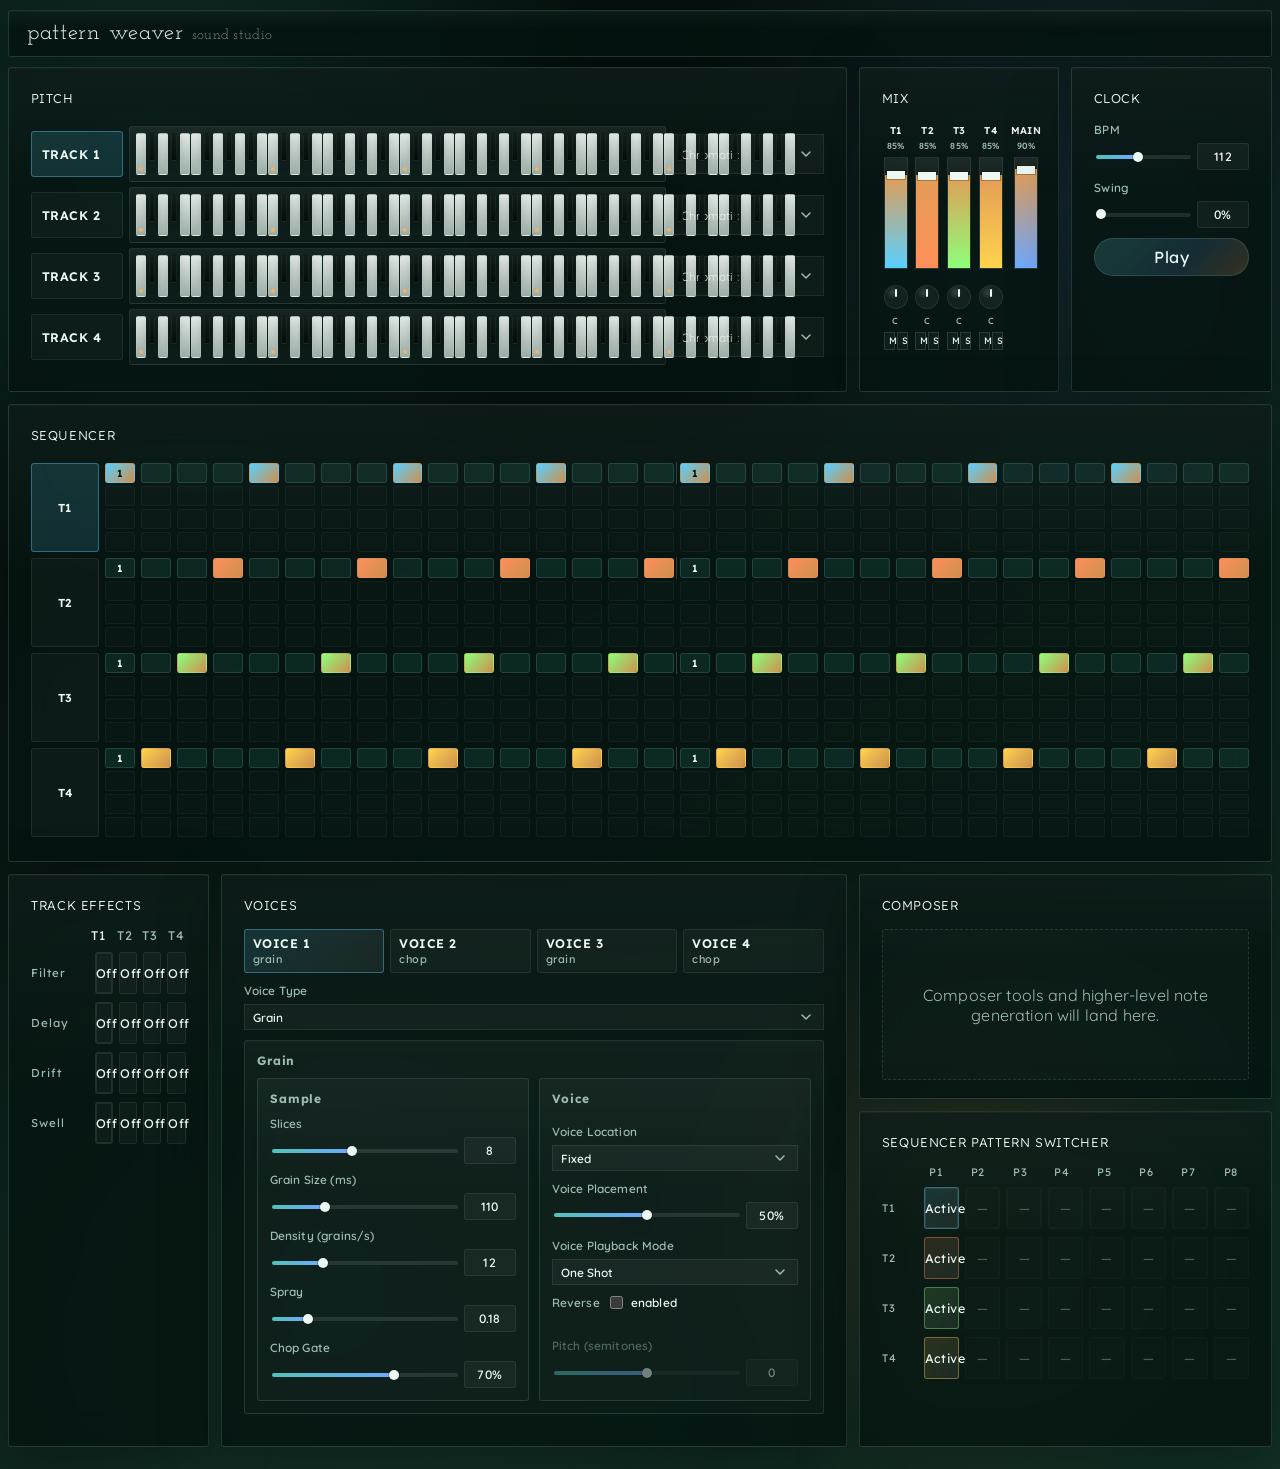
<file: prototype-v2/index.html>
<!doctype html>
<html lang="en">
  <head>
    <meta charset="UTF-8" />
    <meta name="viewport" content="width=device-width, initial-scale=1.0" />
    <title>Pattern Weaver Sound Studio</title>
    <link rel="preconnect" href="https://fonts.googleapis.com" />
    <link rel="preconnect" href="https://fonts.gstatic.com" crossorigin />
    <link
      href="https://fonts.googleapis.com/css2?family=Josefin+Slab:wght@200;300;400;500&family=Lexend+Deca:wght@400;500;600;700&family=Quicksand:wght@400;500;600;700&display=swap"
      rel="stylesheet"
    />
    <link rel="stylesheet" href="./styles.css" />
  </head>
  <body>
    <div class="app-shell">
      <header class="hero">
        <div class="hero-copy">
          <h1>pattern weaver</h1>
          <p class="subhead">sound studio</p>
        </div>
      </header>

      <main class="layout layout-v2">
        <section class="panel pane-pitch">
          <div class="panel-head">
            <div class="panel-head-copy">
              <h2>Pitch</h2>
            </div>
          </div>
          <div id="pitch-lanes" class="pitch-lanes"></div>
        </section>

        <section class="panel pane-mix">
          <div class="panel-head">
            <h2>Mix</h2>
          </div>
          <label class="compact-field mix-volume-control ui-hidden">
            Mix Volume
            <div class="slider-row">
              <input id="mix-volume" type="range" min="0" max="100" value="90" />
              <span id="mix-volume-value" class="value-pill">90%</span>
            </div>
          </label>
          <div id="mixer-grid" class="mixer-grid"></div>
        </section>

        <section class="panel pane-clock">
          <div class="panel-head">
            <h2>Clock</h2>
          </div>
          <div class="control-grid micro-control-grid">
            <label class="compact-field span-2">
              BPM
              <div class="slider-row">
                <input id="bpm" type="range" min="60" max="180" value="112" />
                <span id="bpm-value" class="value-pill">112</span>
              </div>
            </label>
            <label class="compact-field span-2">
              Swing
              <div class="slider-row">
                <input id="swing" type="range" min="0" max="100" value="0" />
                <span id="swing-value" class="value-pill">0%</span>
              </div>
            </label>
            <div class="transport-single span-2">
              <button id="transport-toggle" class="primary">Play</button>
            </div>
          </div>
        </section>

        <section class="panel pane-sequence">
          <div class="panel-head">
            <div class="panel-head-copy">
              <h2>Sequencer</h2>
            </div>
          </div>
          <div id="pattern-grid" class="pattern-grid"></div>
        </section>

        <section class="panel pane-track-effects">
          <div class="panel-head">
            <div class="panel-head-copy">
              <h2>Track Effects</h2>
            </div>
          </div>
          <div id="effects-matrix" class="effects-matrix"></div>
        </section>

        <section class="panel pane-voices">
          <div class="panel-head">
            <h2>Voices</h2>
          </div>
          <div id="track-selector" class="track-selector"></div>
          <label class="compact-field voice-type-control">
            Voice Type
            <select id="mode">
              <option value="synth">Synth</option>
              <option value="granular">Grain</option>
              <option value="chop">Chop</option>
            </select>
          </label>
          <div class="control-stack track-settings-stack">
            <section id="sample-voice-settings-group" class="control-group sample-voice-settings-group" aria-labelledby="sample-voice-group-title">
              <div class="control-group-head">
                <h3 id="sample-voice-group-title">Grain</h3>
              </div>
              <div class="control-stack track-settings-stack">
                <section id="sample-settings-group" class="control-group nested-control-group" aria-labelledby="sample-group-title">
                  <div class="control-group-head">
                    <h3 id="sample-group-title">Sample</h3>
                  </div>
                  <div class="control-grid track-settings-grid">
                    <label class="compact-field">
                      Slices
                      <div class="slider-row">
                        <input id="slice-count" type="range" min="2" max="16" value="8" />
                        <span id="slice-count-value" class="value-pill">8</span>
                      </div>
                    </label>
                    <label class="compact-field">
                      Grain Size (ms)
                      <div class="slider-row">
                        <input id="grain-size" type="range" min="20" max="350" value="110" />
                        <span id="grain-size-value" class="value-pill">110</span>
                      </div>
                    </label>
                    <label class="compact-field">
                      Density (grains/s)
                      <div class="slider-row">
                        <input id="grain-density" type="range" min="2" max="40" value="12" />
                        <span id="grain-density-value" class="value-pill">12</span>
                      </div>
                    </label>
                    <label class="compact-field">
                      Spray
                      <div class="slider-row">
                        <input id="spray" type="range" min="0" max="100" value="18" />
                        <span id="spray-value" class="value-pill">0.18</span>
                      </div>
                    </label>
                    <label class="compact-field">
                      Chop Gate
                      <div class="slider-row">
                        <input id="chop-gate" type="range" min="10" max="100" value="70" />
                        <span id="chop-gate-value" class="value-pill">70%</span>
                      </div>
                    </label>
                  </div>
                </section>

                <section id="voice-playback-settings-group" class="control-group nested-control-group" aria-labelledby="voice-group-title">
                  <div class="control-group-head">
                    <h3 id="voice-group-title">Voice</h3>
                  </div>
                  <div class="control-grid track-settings-grid">
                    <label class="compact-field">
                      Voice Location
                      <select id="grain-location">
                        <option value="fixed">Fixed</option>
                        <option value="sequential">Sequential</option>
                        <option value="sweep">Sweep</option>
                        <option value="random">Random</option>
                      </select>
                    </label>
                    <label class="compact-field" id="voice-placement-field">
                      Voice Placement
                      <div class="slider-row">
                        <input id="voice-placement" type="range" min="0" max="100" value="50" />
                        <span id="voice-placement-value" class="value-pill">50%</span>
                      </div>
                    </label>
                    <label class="compact-field">
                      Voice Playback Mode
                      <select id="voice-playback-mode">
                        <option value="one-shot">One Shot</option>
                        <option value="loop">Loop</option>
                        <option value="smooth-loop">Smooth Loop</option>
                      </select>
                    </label>
                    <label class="compact-field compact-field-inline">
                      <span>Reverse</span>
                      <span class="checkbox-inline">
                        <input id="reverse" type="checkbox" />
                        <span>enabled</span>
                      </span>
                    </label>
                    <label class="compact-field" id="voice-pitch-field">
                      Pitch (semitones)
                      <div class="slider-row">
                        <input id="pitch" type="range" min="-24" max="24" value="0" />
                        <span id="pitch-value" class="value-pill">0</span>
                      </div>
                    </label>
                  </div>
                </section>
              </div>
            </section>

            <section id="synth-settings-group" class="control-group synth-settings-group ui-hidden" aria-labelledby="synth-group-title">
              <div class="control-group-head">
                <h3 id="synth-group-title">Synth</h3>
              </div>
              <div class="synth-settings-layout">
                <div class="control-grid track-settings-grid synth-control-grid">
                  <label class="compact-field">
                    Wave
                    <select id="synth-wave">
                      <option value="sine">Sine</option>
                      <option value="triangle">Triangle</option>
                      <option value="sawtooth">Saw</option>
                      <option value="square">Square</option>
                    </select>
                  </label>
                  <label class="compact-field" id="synth-tune-field">
                    Tune
                    <select id="synth-tune"></select>
                  </label>
                  <div class="rotary-field">
                    <span>Wave / Noise Mix</span>
                    <div class="rotary-row">
                      <button id="synth-noise-mix-knob" class="voice-rotary" type="button" aria-label="Wave and noise mix"></button>
                      <span id="synth-noise-mix-value" class="value-pill">0%</span>
                    </div>
                  </div>
                  <label class="compact-field">
                    SVF Type
                    <select id="synth-filter-type">
                      <option value="lowpass">Low Pass</option>
                      <option value="bandpass">Band Pass</option>
                      <option value="highpass">High Pass</option>
                    </select>
                  </label>
                  <label class="compact-field">
                    SVF Frequency
                    <div class="slider-row">
                      <input id="synth-filter-frequency" type="range" min="20" max="16000" value="3200" />
                      <span id="synth-filter-frequency-value" class="value-pill">3.20 kHz</span>
                    </div>
                  </label>
                  <label class="compact-field">
                    SVF Q
                    <div class="slider-row">
                      <input id="synth-filter-q" type="range" min="0.1" max="20" step="0.1" value="0.8" />
                      <span id="synth-filter-q-value" class="value-pill">0.8</span>
                    </div>
                  </label>
                </div>
                <section class="control-group nested-control-group synth-visual-group" aria-labelledby="synth-visual-title">
                  <div class="control-group-head">
                    <h3 id="synth-visual-title">Wave Sculpt</h3>
                  </div>
                  <canvas id="synth-waveform-scope" class="synth-waveform-scope" width="520" height="118"></canvas>
                  <label class="compact-field">
                    Wave Shape
                    <div class="slider-row">
                      <input id="synth-wave-shape" type="range" min="0" max="100" value="50" />
                      <span id="synth-wave-shape-value" class="value-pill">50%</span>
                    </div>
                  </label>
                  <label class="compact-field">
                    Amplitude
                    <div class="slider-row">
                      <input id="synth-level" type="range" min="0" max="100" value="70" />
                      <span id="synth-level-value" class="value-pill">70%</span>
                    </div>
                  </label>
                  <label class="compact-field">
                    Wave Fold
                    <div class="slider-row">
                      <input id="synth-fold" type="range" min="0" max="100" value="0" />
                      <span id="synth-fold-value" class="value-pill">0%</span>
                    </div>
                  </label>
                </section>
              </div>
            </section>
          </div>
        </section>

        <section class="panel pane-composer">
          <div class="panel-head">
            <h2>Composer</h2>
          </div>
          <div class="placeholder-panel">
            <p>Composer tools and higher-level note generation will land here.</p>
          </div>
        </section>

        <section class="panel pane-sequence-patterns">
          <div class="panel-head">
            <h2>Sequencer Pattern Switcher</h2>
          </div>
          <div id="sequence-pattern-switcher" class="effects-matrix pattern-switcher-matrix"></div>
        </section>
      </main>

      <section class="legacy-sample-shell" aria-hidden="true">
        <section class="panel">
          <div class="panel-head">
            <div class="panel-head-copy">
              <h2>Sample</h2>
              <p id="sample-status" class="sample-name"></p>
            </div>
            <button id="sample-browser-toggle" class="primary sample-file-picker" type="button">Load New Sample</button>
            <input id="sample-input" type="file" accept="audio/*" hidden />
          </div>
          <canvas id="waveform" width="1200" height="168"></canvas>
          <canvas id="waveform-overview" width="1200" height="28"></canvas>
          <div class="region-grid">
            <label>
              Start
              <input id="region-start" type="range" min="0" max="1000" value="0" />
            </label>
            <label>
              End
              <input id="region-end" type="range" min="0" max="1000" value="1000" />
            </label>
          </div>
        </section>
      </section>
    </div>

    <div id="track-settings-overlay" class="overlay-shell is-hidden" aria-hidden="true">
      <div class="overlay-backdrop" data-track-settings-overlay-close="true"></div>
      <section class="overlay-panel" role="dialog" aria-modal="true" aria-labelledby="track-settings-title">
        <div class="panel-head overlay-head">
          <div class="panel-head-copy">
            <h2 id="track-settings-title">Pattern Settings</h2>
            <p id="track-settings-track"></p>
          </div>
          <button id="track-settings-close" type="button">Close</button>
        </div>
        <div id="track-settings-group" class="control-group sequence-settings-group track-settings-overlay-group">
          <div class="sequence-settings-stack pattern-settings-stack">
            <label class="compact-field span-2">
              Pattern
              <select id="track-pattern-select">
                <option value="0">Pattern 1</option>
                <option value="1">Pattern 2</option>
                <option value="2">Pattern 3</option>
                <option value="3">Pattern 4</option>
                <option value="4">Pattern 5</option>
                <option value="5">Pattern 6</option>
                <option value="6">Pattern 7</option>
                <option value="7">Pattern 8</option>
              </select>
            </label>
            <section class="control-group nested-control-group track-step-fill-group" aria-labelledby="track-sequencer-title">
              <div class="control-group-head">
                <h3 id="track-sequencer-title">Sequencer</h3>
              </div>
              <div class="control-grid track-settings-grid">
                <label class="compact-field">
                  Voice
                  <select id="pattern-voice-select">
                    <option value="0">Voice 1</option>
                    <option value="1">Voice 2</option>
                    <option value="2">Voice 3</option>
                    <option value="3">Voice 4</option>
                  </select>
                </label>
                <label class="compact-field">
                  Steps / Bar
                  <div class="slider-row">
                    <input id="track-steps" type="range" min="1" max="32" value="16" />
                    <span id="track-steps-value" class="value-pill">16</span>
                  </div>
                </label>
                <label class="compact-field">
                  Bars
                  <div class="slider-row">
                    <input id="track-bars" type="range" min="1" max="8" value="2" />
                    <span id="track-bars-value" class="value-pill">2</span>
                  </div>
                </label>
                <label class="compact-field">
                  Playback Mode
                  <select id="track-playback-mode">
                    <option value="forward">Forward</option>
                    <option value="ping-pong">Ping Pong</option>
                    <option value="random">Random</option>
                    <option value="reverse">Reverse</option>
                  </select>
                </label>
                <label class="compact-field">
                  Step Probability
                  <div class="slider-row">
                    <input id="track-step-probability" type="range" min="0" max="100" value="100" />
                    <span id="track-step-probability-value" class="value-pill">100%</span>
                  </div>
                </label>
              </div>
            </section>
            <section class="control-group nested-control-group track-step-fill-group" aria-labelledby="track-envelope-title">
              <div class="control-group-head">
                <h3 id="track-envelope-title">ADSR Envelope</h3>
              </div>
              <div class="control-grid track-settings-grid">
                <label class="compact-field">
                  Attack (ms)
                  <div class="slider-row">
                    <input id="track-envelope-attack" type="range" min="0" max="2000" step="1" value="10" />
                    <span id="track-envelope-attack-value" class="value-pill">10</span>
                  </div>
                </label>
                <label class="compact-field">
                  Decay (ms)
                  <div class="slider-row">
                    <input id="track-envelope-decay" type="range" min="0" max="2000" step="1" value="80" />
                    <span id="track-envelope-decay-value" class="value-pill">80</span>
                  </div>
                </label>
                <label class="compact-field">
                  Sustain (%)
                  <div class="slider-row">
                    <input id="track-envelope-sustain" type="range" min="0" max="100" step="1" value="70" />
                    <span id="track-envelope-sustain-value" class="value-pill">70%</span>
                  </div>
                </label>
                <label class="compact-field">
                  Release (ms)
                  <div class="slider-row">
                    <input id="track-envelope-release" type="range" min="0" max="3000" step="1" value="120" />
                    <span id="track-envelope-release-value" class="value-pill">120</span>
                  </div>
                </label>
              </div>
            </section>
            <section class="control-group nested-control-group track-step-fill-group" aria-labelledby="track-step-fill-title">
              <div class="control-group-head">
                <h3 id="track-step-fill-title">Step Fill</h3>
              </div>
              <div class="control-grid track-settings-grid">
                <label class="compact-field">
                  Type
                  <select id="track-step-fill-type">
                    <option value="none">None</option>
                    <option value="even">Even</option>
                    <option value="random">Random</option>
                  </select>
                </label>
                <label class="compact-field">
                  Amount
                  <div class="slider-row">
                    <input id="track-step-fill-amount" type="range" min="0" max="100" value="0" />
                    <span id="track-step-fill-amount-value" class="value-pill">0%</span>
                  </div>
                </label>
              </div>
            </section>
            <section class="control-group nested-control-group track-step-fill-group" aria-labelledby="track-pitch-fill-title">
              <div class="control-group-head">
                <h3 id="track-pitch-fill-title">Pitch Fill</h3>
              </div>
              <div class="control-grid track-settings-grid">
                <label class="compact-field">
                  Type
                  <select id="track-pitch-fill-type">
                    <option value="single">Single</option>
                    <option value="rising">Rising</option>
                    <option value="falling">Falling</option>
                    <option value="random-once">Random Once</option>
                    <option value="random-every">Random Every</option>
                  </select>
                </label>
                <label class="compact-field">
                  From
                  <select id="track-pitch-fill-from"></select>
                </label>
                <label class="compact-field" id="track-pitch-fill-to-field">
                  To
                  <select id="track-pitch-fill-to"></select>
                </label>
              </div>
            </section>
          </div>
        </div>
      </section>
    </div>

    <div id="filter-overlay" class="overlay-shell is-hidden" aria-hidden="true">
      <div class="overlay-backdrop" data-overlay-close="true"></div>
      <section class="overlay-panel" role="dialog" aria-modal="true" aria-labelledby="filter-overlay-title">
        <div class="panel-head overlay-head">
          <div class="panel-head-copy">
            <h2 id="filter-overlay-title">Filter Settings</h2>
            <p id="filter-overlay-track"></p>
          </div>
          <button id="filter-overlay-close" type="button">Close</button>
        </div>
        <div class="control-stack overlay-controls">
          <label class="compact-field">
            Frequency
            <div class="slider-row">
              <input id="filter-frequency" type="range" min="20" max="16000" step="1" value="1200" />
              <span id="filter-frequency-value" class="value-pill">1.20 kHz</span>
            </div>
          </label>
          <label class="compact-field">
            Q
            <div class="slider-row">
              <input id="filter-q" type="range" min="0.1" max="20" step="0.1" value="0.8" />
              <span id="filter-q-value" class="value-pill">0.8</span>
            </div>
          </label>
          <fieldset class="radio-group">
            <legend>Mode</legend>
            <label class="radio-chip">
              <input type="radio" name="filter-type" value="lowpass" checked />
              <span>LP</span>
            </label>
            <label class="radio-chip">
              <input type="radio" name="filter-type" value="bandpass" />
              <span>BP</span>
            </label>
            <label class="radio-chip">
              <input type="radio" name="filter-type" value="highpass" />
              <span>HP</span>
            </label>
          </fieldset>
        </div>
      </section>
    </div>

    <div id="delay-overlay" class="overlay-shell is-hidden" aria-hidden="true">
      <div class="overlay-backdrop" data-delay-overlay-close="true"></div>
      <section class="overlay-panel" role="dialog" aria-modal="true" aria-labelledby="delay-overlay-title">
        <div class="panel-head overlay-head">
          <div class="panel-head-copy">
            <h2 id="delay-overlay-title">Delay Settings</h2>
            <p id="delay-overlay-track"></p>
          </div>
          <button id="delay-overlay-close" type="button">Close</button>
        </div>
        <div class="control-stack overlay-controls">
          <label class="compact-field">
            Time
            <div class="slider-row">
              <input id="delay-time" type="range" min="40" max="1200" step="1" value="280" />
              <span id="delay-time-value" class="value-pill">280 ms</span>
            </div>
          </label>
          <label class="compact-field">
            Feedback
            <div class="slider-row">
              <input id="delay-feedback" type="range" min="0" max="95" step="1" value="35" />
              <span id="delay-feedback-value" class="value-pill">35%</span>
            </div>
          </label>
          <label class="compact-field">
            Decay
            <div class="slider-row">
              <input id="delay-decay" type="range" min="0" max="100" step="1" value="55" />
              <span id="delay-decay-value" class="value-pill">55%</span>
            </div>
          </label>
          <label class="compact-field">
            Tone
            <div class="slider-row">
              <input id="delay-tone" type="range" min="0" max="100" step="1" value="60" />
              <span id="delay-tone-value" class="value-pill">60%</span>
            </div>
          </label>
          <label class="compact-field">
            Mix
            <div class="slider-row">
              <input id="delay-mix" type="range" min="0" max="100" step="1" value="30" />
              <span id="delay-mix-value" class="value-pill">30%</span>
            </div>
          </label>
        </div>
      </section>
    </div>

    <div id="drift-overlay" class="overlay-shell is-hidden" aria-hidden="true">
      <div class="overlay-backdrop" data-drift-overlay-close="true"></div>
      <section class="overlay-panel" role="dialog" aria-modal="true" aria-labelledby="drift-overlay-title">
        <div class="panel-head overlay-head">
          <div class="panel-head-copy">
            <h2 id="drift-overlay-title">Drift Settings</h2>
            <p id="drift-overlay-track"></p>
          </div>
          <button id="drift-overlay-close" type="button">Close</button>
        </div>
        <div class="control-stack overlay-controls">
          <label class="compact-field">
            Rate (s)
            <input id="drift-rate" type="text" inputmode="decimal" value="1.5" />
          </label>
          <label class="compact-field">
            Amount (+/- %)
            <div class="slider-row">
              <input id="drift-amount" type="range" min="0" max="100" step="1" value="35" />
              <span id="drift-amount-value" class="value-pill">35%</span>
            </div>
          </label>
        </div>
      </section>
    </div>

    <div id="swell-overlay" class="overlay-shell is-hidden" aria-hidden="true">
      <div class="overlay-backdrop" data-swell-overlay-close="true"></div>
      <section class="overlay-panel" role="dialog" aria-modal="true" aria-labelledby="swell-overlay-title">
        <div class="panel-head overlay-head">
          <div class="panel-head-copy">
            <h2 id="swell-overlay-title">Swell Settings</h2>
            <p id="swell-overlay-track"></p>
          </div>
          <button id="swell-overlay-close" type="button">Close</button>
        </div>
        <div class="control-stack overlay-controls">
          <label class="compact-field">
            Rate (s)
            <input id="swell-rate" type="text" inputmode="decimal" value="1.8" />
          </label>
          <label class="compact-field">
            Amount (+/- %)
            <div class="slider-row">
              <input id="swell-amount" type="range" min="0" max="100" step="1" value="18" />
              <span id="swell-amount-value" class="value-pill">18%</span>
            </div>
          </label>
        </div>
      </section>
    </div>

    <div id="sample-browser-overlay" class="overlay-shell is-hidden" aria-hidden="true">
      <div class="overlay-backdrop" data-sample-overlay-close="true"></div>
      <section class="overlay-panel sample-browser-panel" role="dialog" aria-modal="true" aria-labelledby="sample-browser-title">
        <div class="panel-head overlay-head">
          <div class="panel-head-copy">
            <h2 id="sample-browser-title">Sample Library</h2>
            <p>Load from the repo `samples` folder or choose a local file.</p>
          </div>
          <button id="sample-browser-close" type="button">Close</button>
        </div>
        <div class="sample-browser-sections">
          <div class="control-group sample-browser-group">
            <div class="control-group-head">
              <h3>Repo Samples</h3>
            </div>
            <div id="sample-library-list" class="sample-library-list"></div>
          </div>
          <div class="control-group sample-browser-group">
            <div class="control-group-head">
              <h3>Local File</h3>
            </div>
            <label class="file-picker primary sample-browser-picker">
              <span>Choose From Computer</span>
              <input id="sample-browser-input" type="file" accept="audio/*" />
            </label>
          </div>
        </div>
      </section>
    </div>

    <script type="module" src="./app.js"></script>
  </body>
</html>
</file>
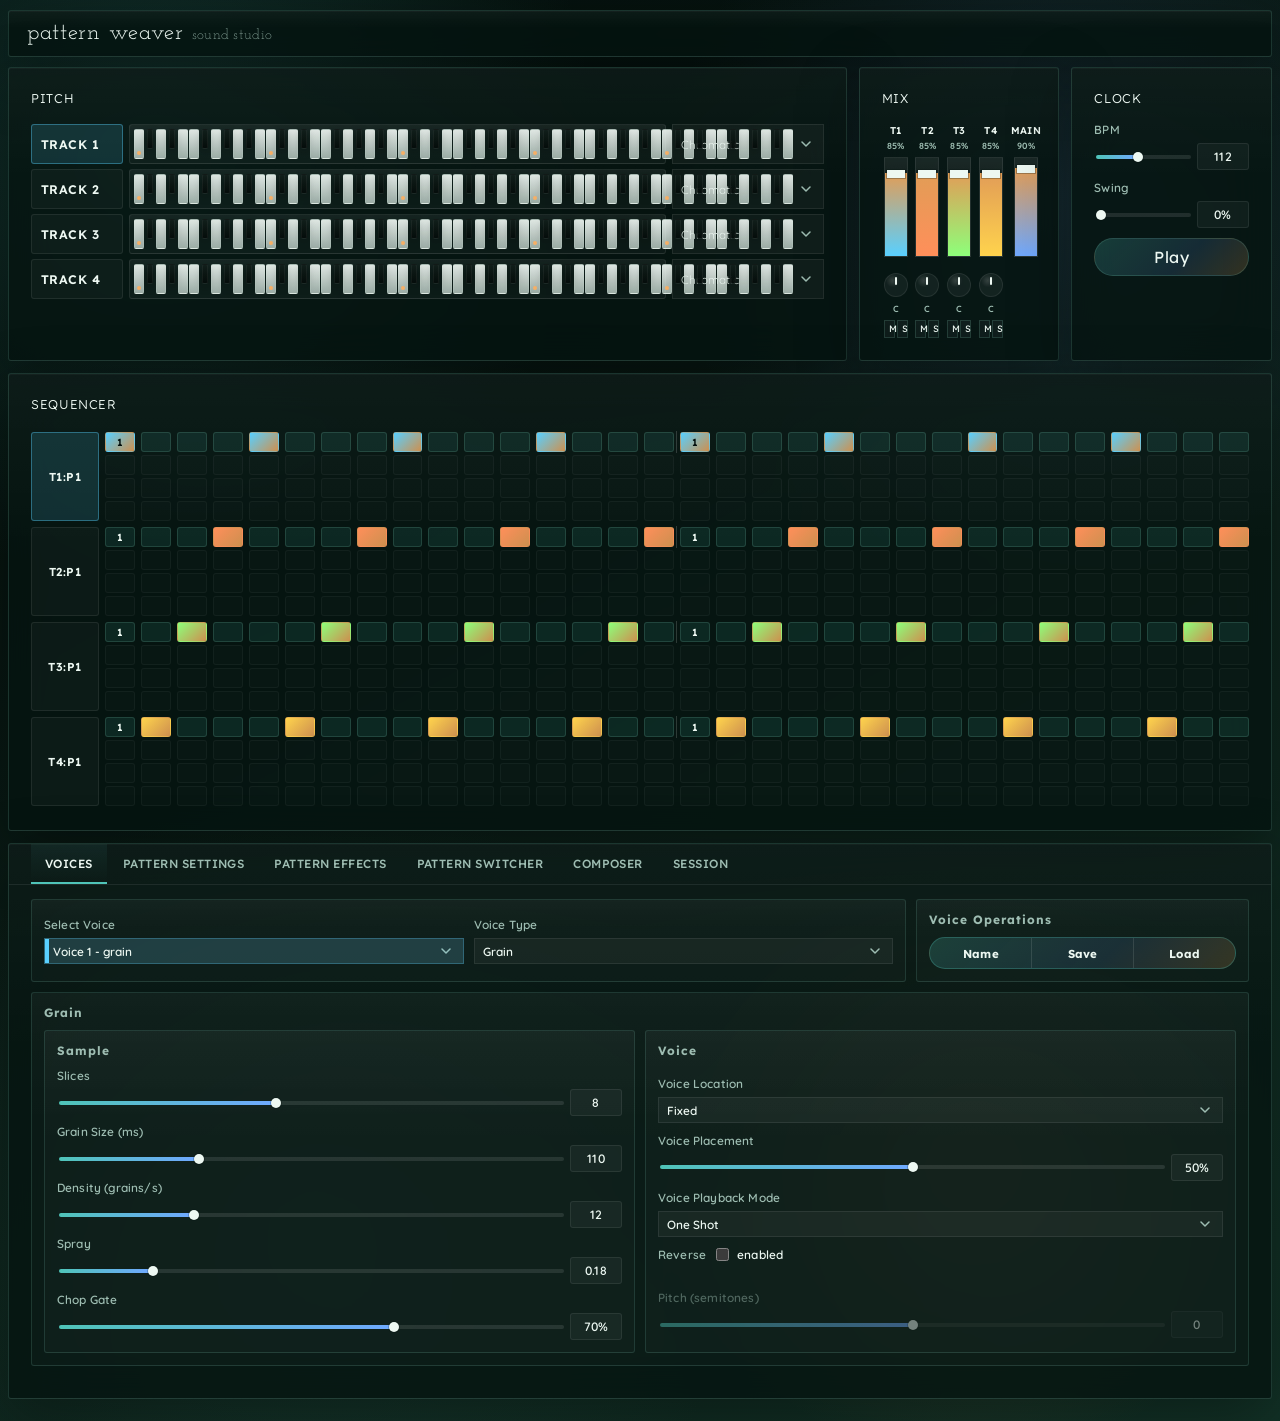
<file: prototype-v3/index.html>
<!doctype html>
<html lang="en">
  <head>
    <meta charset="UTF-8" />
    <meta name="viewport" content="width=device-width, initial-scale=1.0" />
    <title>Pattern Weaver Sound Studio</title>
    <link rel="preconnect" href="https://fonts.googleapis.com" />
    <link rel="preconnect" href="https://fonts.gstatic.com" crossorigin />
    <link
      href="https://fonts.googleapis.com/css2?family=Josefin+Slab:wght@200;300;400;500&family=Lexend+Deca:wght@400;500;600;700&family=Material+Symbols+Sharp:wght@400&family=Quicksand:wght@400;500;600;700&display=swap"
      rel="stylesheet"
    />
    <link rel="stylesheet" href="./styles.css" />
  </head>
  <body>
    <div class="app-shell">
      <header class="hero">
        <div class="hero-copy">
          <h1>pattern weaver</h1>
          <p class="subhead">sound studio</p>
        </div>
      </header>

      <main class="layout layout-v2">
        <section class="panel pane-pitch">
          <div class="panel-head">
            <div class="panel-head-copy">
              <h2>Pitch</h2>
            </div>
          </div>
          <div id="pitch-lanes" class="pitch-lanes"></div>
        </section>

        <section class="panel pane-mix">
          <div class="panel-head">
            <h2>Mix</h2>
          </div>
          <label class="compact-field mix-volume-control ui-hidden">
            Mix Volume
            <div class="slider-row">
              <input id="mix-volume" type="range" min="0" max="100" value="90" />
              <span id="mix-volume-value" class="value-pill">90%</span>
            </div>
          </label>
          <div id="mixer-grid" class="mixer-grid"></div>
        </section>

        <section class="panel pane-clock">
          <div class="panel-head">
            <h2>Clock</h2>
          </div>
          <div class="control-grid micro-control-grid">
            <label class="compact-field span-2">
              BPM
              <div class="slider-row">
                <input id="bpm" type="range" min="60" max="180" value="112" />
                <span id="bpm-value" class="value-pill">112</span>
              </div>
            </label>
            <label class="compact-field span-2">
              Swing
              <div class="slider-row">
                <input id="swing" type="range" min="0" max="100" value="0" />
                <span id="swing-value" class="value-pill">0%</span>
              </div>
            </label>
            <div class="transport-single span-2">
              <button id="transport-toggle" class="primary">Play</button>
            </div>
          </div>
        </section>

        <section class="panel pane-sequence">
          <div class="panel-head">
            <div class="panel-head-copy">
              <h2>Sequencer</h2>
            </div>
          </div>
          <div id="pattern-grid" class="pattern-grid"></div>
        </section>

        <section class="panel pane-workspace">
          <div id="workspace-tabs" class="workspace-tabs" role="tablist" aria-label="Workspace Sections">
            <button class="workspace-tab active" type="button" role="tab" aria-selected="true" data-workspace-tab="voices">Voices</button>
            <button class="workspace-tab" type="button" role="tab" aria-selected="false" data-workspace-tab="patterns">Pattern Settings</button>
            <button class="workspace-tab" type="button" role="tab" aria-selected="false" data-workspace-tab="track-effects">Pattern Effects</button>
            <button class="workspace-tab" type="button" role="tab" aria-selected="false" data-workspace-tab="pattern-switcher">Pattern Switcher</button>
            <button class="workspace-tab" type="button" role="tab" aria-selected="false" data-workspace-tab="composer">Composer</button>
            <button class="workspace-tab" type="button" role="tab" aria-selected="false" data-workspace-tab="session">Session</button>
          </div>
          <div class="workspace-panels">
            <section class="workspace-panel workspace-panel-voices is-active" data-workspace-panel="voices">
              <div class="voice-toolbar">
                <section class="control-group nested-control-group voice-routing-group" aria-label="Voice selection">
                  <div class="voice-routing-grid">
                    <label class="compact-field voice-select-control">
                      Select Voice
                      <select id="voice-select"></select>
                    </label>
                    <label class="compact-field voice-type-control">
                      Voice Type
                      <select id="mode">
                        <option value="synth">Synth</option>
                        <option value="granular">Grain</option>
                        <option value="chop">Chop</option>
                      </select>
                    </label>
                  </div>
                </section>
                <section class="control-group nested-control-group voice-operations-group" aria-labelledby="voice-operations-title">
                  <div class="control-group-head">
                    <h3 id="voice-operations-title">Voice Operations</h3>
                  </div>
                  <div class="voice-operation-button-group" role="group" aria-label="Voice operations">
                    <button id="voice-name" type="button">Name</button>
                    <button id="voice-save" type="button">Save</button>
                    <button id="voice-load" type="button">Load</button>
                  </div>
                  <input id="voice-load-input" type="file" accept=".json,application/json" hidden />
                </section>
              </div>
              <div class="control-stack track-settings-stack">
                <section id="sample-voice-settings-group" class="control-group sample-voice-settings-group" aria-labelledby="sample-voice-group-title">
                  <div class="control-group-head">
                    <h3 id="sample-voice-group-title">Grain</h3>
                  </div>
                  <div class="control-stack track-settings-stack">
                    <section id="sample-settings-group" class="control-group nested-control-group" aria-labelledby="sample-group-title">
                      <div class="control-group-head">
                        <h3 id="sample-group-title">Sample</h3>
                      </div>
                      <div class="control-grid track-settings-grid">
                        <label class="compact-field">
                          Slices
                          <div class="slider-row">
                            <input id="slice-count" type="range" min="2" max="16" value="8" />
                            <span id="slice-count-value" class="value-pill">8</span>
                          </div>
                        </label>
                        <label class="compact-field">
                          Grain Size (ms)
                          <div class="slider-row">
                            <input id="grain-size" type="range" min="20" max="350" value="110" />
                            <span id="grain-size-value" class="value-pill">110</span>
                          </div>
                        </label>
                        <label class="compact-field">
                          Density (grains/s)
                          <div class="slider-row">
                            <input id="grain-density" type="range" min="2" max="40" value="12" />
                            <span id="grain-density-value" class="value-pill">12</span>
                          </div>
                        </label>
                        <label class="compact-field">
                          Spray
                          <div class="slider-row">
                            <input id="spray" type="range" min="0" max="100" value="18" />
                            <span id="spray-value" class="value-pill">0.18</span>
                          </div>
                        </label>
                        <label class="compact-field">
                          Chop Gate
                          <div class="slider-row">
                            <input id="chop-gate" type="range" min="10" max="100" value="70" />
                            <span id="chop-gate-value" class="value-pill">70%</span>
                          </div>
                        </label>
                      </div>
                    </section>

                    <section id="voice-playback-settings-group" class="control-group nested-control-group" aria-labelledby="voice-group-title">
                      <div class="control-group-head">
                        <h3 id="voice-group-title">Voice</h3>
                      </div>
                      <div class="control-grid track-settings-grid">
                        <label class="compact-field">
                          Voice Location
                          <select id="grain-location">
                            <option value="fixed">Fixed</option>
                            <option value="sequential">Sequential</option>
                            <option value="sweep">Sweep</option>
                            <option value="random">Random</option>
                          </select>
                        </label>
                        <label class="compact-field" id="voice-placement-field">
                          Voice Placement
                          <div class="slider-row">
                            <input id="voice-placement" type="range" min="0" max="100" value="50" />
                            <span id="voice-placement-value" class="value-pill">50%</span>
                          </div>
                        </label>
                        <label class="compact-field">
                          Voice Playback Mode
                          <select id="voice-playback-mode">
                            <option value="one-shot">One Shot</option>
                            <option value="loop">Loop</option>
                            <option value="smooth-loop">Smooth Loop</option>
                          </select>
                        </label>
                        <label class="compact-field compact-field-inline">
                          <span>Reverse</span>
                          <span class="checkbox-inline">
                            <input id="reverse" type="checkbox" />
                            <span>enabled</span>
                          </span>
                        </label>
                        <label class="compact-field" id="voice-pitch-field">
                          Pitch (semitones)
                          <div class="slider-row">
                            <input id="pitch" type="range" min="-24" max="24" value="0" />
                            <span id="pitch-value" class="value-pill">0</span>
                          </div>
                        </label>
                      </div>
                    </section>
                  </div>
                </section>

                <section id="synth-settings-group" class="control-group synth-settings-group ui-hidden" aria-label="Synth voice settings">
                  <div class="synth-settings-layout">
                    <section class="control-group nested-control-group synth-wave-group" aria-labelledby="synth-wave-group-title">
                      <div class="control-group-head">
                        <h3 id="synth-wave-group-title">Wave</h3>
                      </div>
                      <label class="compact-field">
                        Wave
                        <select id="synth-wave">
                          <option value="sine">Sine</option>
                          <option value="triangle">Triangle</option>
                          <option value="sawtooth">Saw</option>
                          <option value="square">Square</option>
                        </select>
                      </label>
                      <label class="compact-field">
                        Wave / Noise Mix
                        <div class="slider-row">
                          <input id="synth-noise-mix" type="range" min="0" max="100" value="0" />
                          <span id="synth-noise-mix-value" class="value-pill">0%</span>
                        </div>
                      </label>
                    </section>
                    <section class="control-group nested-control-group synth-filter-group" aria-labelledby="synth-filter-group-title">
                      <div class="control-group-head">
                        <h3 id="synth-filter-group-title">Filter</h3>
                      </div>
                      <label class="compact-field">
                        Type
                        <select id="synth-filter-type">
                          <option value="lowpass">Low Pass</option>
                          <option value="bandpass">Band Pass</option>
                          <option value="highpass">High Pass</option>
                        </select>
                      </label>
                      <label class="compact-field">
                        Frequency
                        <div class="slider-row">
                          <input id="synth-filter-frequency" type="range" min="20" max="16000" value="3200" />
                          <span id="synth-filter-frequency-value" class="value-pill">3.20 kHz</span>
                        </div>
                      </label>
                      <label class="compact-field">
                        Q
                        <div class="slider-row">
                          <input id="synth-filter-q" type="range" min="0.1" max="20" step="0.1" value="0.8" />
                          <span id="synth-filter-q-value" class="value-pill">0.8</span>
                        </div>
                      </label>
                    </section>
                    <section class="control-group nested-control-group synth-visual-group" aria-labelledby="synth-visual-title">
                      <div class="control-group-head">
                        <h3 id="synth-visual-title">Wave Sculpt</h3>
                      </div>
                      <canvas id="synth-waveform-scope" class="synth-waveform-scope" width="520" height="118"></canvas>
                      <label class="compact-field">
                        Wave Shape
                        <div class="slider-row">
                          <input id="synth-wave-shape" type="range" min="0" max="100" value="50" />
                          <span id="synth-wave-shape-value" class="value-pill">50%</span>
                        </div>
                      </label>
                      <label class="compact-field">
                        Amplitude
                        <div class="slider-row">
                          <input id="synth-level" type="range" min="0" max="100" value="70" />
                          <span id="synth-level-value" class="value-pill">70%</span>
                        </div>
                      </label>
                      <label class="compact-field">
                        Wave Fold
                        <div class="slider-row">
                          <input id="synth-fold" type="range" min="0" max="100" value="0" />
                          <span id="synth-fold-value" class="value-pill">0%</span>
                        </div>
                      </label>
                    </section>
                  </div>
                </section>
              </div>
            </section>

            <section class="workspace-panel workspace-panel-session" data-workspace-panel="session">
              <div class="session-toolbar">
                <section class="control-group nested-control-group session-summary-group" aria-labelledby="session-summary-title">
                  <div class="control-group-head">
                    <h3 id="session-summary-title">Session</h3>
                  </div>
                  <dl class="session-metadata-grid">
                    <div>
                      <dt>Session Name</dt>
                      <dd id="session-name-value">Untitled Session</dd>
                    </div>
                    <div>
                      <dt>Date &amp; Time Created</dt>
                      <dd id="session-created-value">Not saved yet</dd>
                    </div>
                    <div>
                      <dt>Last Date &amp; Time Modified</dt>
                      <dd id="session-modified-value">Not saved yet</dd>
                    </div>
                  </dl>
                </section>
                <section class="control-group nested-control-group session-operations-group" aria-labelledby="session-operations-title">
                  <div class="control-group-head">
                    <h3 id="session-operations-title">Session Operations</h3>
                  </div>
                  <div class="voice-operation-button-group session-operation-button-group" role="group" aria-label="Session operations">
                    <button id="session-name" type="button">Name</button>
                    <button id="session-save" type="button">Save</button>
                    <button id="session-load" type="button">Load</button>
                    <button id="session-clear" type="button">Clear</button>
                  </div>
                  <input id="session-load-input" type="file" accept=".json,application/json" hidden />
                </section>
              </div>
            </section>

            <section class="workspace-panel workspace-panel-patterns" data-workspace-panel="patterns">
              <div class="workspace-patterns-shell">
                <div id="track-settings-group" class="control-group sequence-settings-group track-settings-panel-group">
                  <div class="pattern-settings-toolbar">
                    <label class="compact-field">
                      Track
                      <select id="track-settings-track-select"></select>
                    </label>
                    <label class="compact-field">
                      Pattern
                      <select id="track-pattern-select"></select>
                    </label>
                  </div>
                  <div class="sequence-settings-stack pattern-settings-stack">
                    <section class="control-group nested-control-group track-step-fill-group pattern-settings-sequencer" aria-labelledby="track-sequencer-title">
                      <div class="control-group-head">
                        <h3 id="track-sequencer-title">Sequencer</h3>
                      </div>
                      <div class="control-grid track-settings-grid">
                        <label class="compact-field">
                          Voice
                          <select id="pattern-voice-select">
                            <option value="0">Voice 1</option>
                            <option value="1">Voice 2</option>
                            <option value="2">Voice 3</option>
                            <option value="3">Voice 4</option>
                          </select>
                        </label>
                        <label class="compact-field">
                          Steps / Bar
                          <div class="slider-row">
                            <input id="track-steps" type="range" min="1" max="32" value="16" />
                            <span id="track-steps-value" class="value-pill">16</span>
                          </div>
                        </label>
                        <label class="compact-field">
                          Bars
                          <div class="slider-row">
                            <input id="track-bars" type="range" min="1" max="8" value="2" />
                            <span id="track-bars-value" class="value-pill">2</span>
                          </div>
                        </label>
                        <label class="compact-field">
                          Playback Mode
                          <select id="track-playback-mode">
                            <option value="forward">Forward</option>
                            <option value="ping-pong">Ping Pong</option>
                            <option value="random">Random</option>
                            <option value="reverse">Reverse</option>
                          </select>
                        </label>
                        <label class="compact-field">
                          Step Probability
                          <div class="slider-row">
                            <input id="track-step-probability" type="range" min="0" max="100" value="100" />
                            <span id="track-step-probability-value" class="value-pill">100%</span>
                          </div>
                        </label>
                      </div>
                    </section>
                    <div class="pattern-settings-fill-column">
                      <section class="control-group nested-control-group track-step-fill-group pattern-settings-step-fill" aria-labelledby="track-step-fill-title">
                        <div class="control-group-head">
                          <h3 id="track-step-fill-title">Step Fill</h3>
                        </div>
                        <div class="control-grid track-settings-grid">
                          <label class="compact-field">
                            Type
                            <select id="track-step-fill-type">
                              <option value="none">None</option>
                              <option value="even">Even</option>
                              <option value="random">Random</option>
                            </select>
                          </label>
                          <label class="compact-field">
                            Amount
                            <div class="slider-row">
                              <input id="track-step-fill-amount" type="range" min="0" max="100" value="0" />
                              <span id="track-step-fill-amount-value" class="value-pill">0%</span>
                            </div>
                          </label>
                        </div>
                      </section>
                      <section class="control-group nested-control-group track-step-fill-group pattern-settings-pitch-fill" aria-labelledby="track-pitch-fill-title">
                        <div class="control-group-head">
                          <h3 id="track-pitch-fill-title">Pitch Fill</h3>
                        </div>
                        <div class="control-grid track-settings-grid">
                          <label class="compact-field">
                            Type
                            <select id="track-pitch-fill-type">
                              <option value="single">Single</option>
                              <option value="rising">Rising</option>
                              <option value="falling">Falling</option>
                              <option value="random-once">Random Once</option>
                              <option value="random-every">Random Every</option>
                            </select>
                          </label>
                          <label class="compact-field">
                            From
                            <select id="track-pitch-fill-from"></select>
                          </label>
                          <label class="compact-field" id="track-pitch-fill-to-field">
                            To
                            <select id="track-pitch-fill-to"></select>
                          </label>
                        </div>
                      </section>
                    </div>
                    <section class="control-group nested-control-group track-step-fill-group pattern-settings-envelope" aria-labelledby="track-envelope-title">
                      <div class="control-group-head">
                        <h3 id="track-envelope-title">Envelope</h3>
                      </div>
                      <canvas id="track-envelope-visualizer" class="track-envelope-visualizer" width="520" height="112" aria-label="Envelope shape visualizer"></canvas>
                      <div class="control-grid track-settings-grid">
                        <label class="compact-field span-2">
                          Type
                          <select id="track-envelope-type">
                            <option value="adsr">ADSR</option>
                            <option value="ad">AD</option>
                            <option value="looping">Looping</option>
                            <option value="hold">HOLD</option>
                          </select>
                        </label>
                        <label id="track-envelope-attack-field" class="compact-field">
                          Attack (ms)
                          <div class="slider-row">
                            <input id="track-envelope-attack" type="range" min="0" max="2000" step="1" value="10" />
                            <span id="track-envelope-attack-value" class="value-pill">10</span>
                          </div>
                        </label>
                        <label id="track-envelope-decay-field" class="compact-field">
                          Decay (ms)
                          <div class="slider-row">
                            <input id="track-envelope-decay" type="range" min="0" max="2000" step="1" value="80" />
                            <span id="track-envelope-decay-value" class="value-pill">80</span>
                          </div>
                        </label>
                        <label id="track-envelope-sustain-field" class="compact-field">
                          Sustain (%)
                          <div class="slider-row">
                            <input id="track-envelope-sustain" type="range" min="0" max="100" step="1" value="70" />
                            <span id="track-envelope-sustain-value" class="value-pill">70%</span>
                          </div>
                        </label>
                        <label id="track-envelope-release-field" class="compact-field">
                          Release (ms)
                          <div class="slider-row">
                            <input id="track-envelope-release" type="range" min="0" max="3000" step="1" value="120" />
                            <span id="track-envelope-release-value" class="value-pill">120</span>
                          </div>
                        </label>
                      </div>
                    </section>
                  </div>
                </div>
              </div>
            </section>

            <section class="workspace-panel workspace-panel-track-effects" data-workspace-panel="track-effects">
              <div id="effects-matrix" class="effects-matrix"></div>
            </section>

            <section class="workspace-panel workspace-panel-pattern-switcher" data-workspace-panel="pattern-switcher">
              <div id="sequence-pattern-switcher" class="effects-matrix pattern-switcher-matrix"></div>
            </section>

            <section class="workspace-panel workspace-panel-composer" data-workspace-panel="composer">
              <div id="composer-grid" class="effects-matrix composer-matrix"></div>
              <div class="composer-actions">
                <div class="composer-toggle-cluster">
                  <div class="composer-playback-control">
                    <span class="composer-playback-label">Composer Playback</span>
                    <button id="composer-playback-toggle" type="button" class="composer-slot-switch composer-playback-switch" aria-pressed="false" aria-label="Composer playback off">
                      <span class="composer-slot-switch-track" aria-hidden="true">
                        <span class="composer-slot-switch-thumb"></span>
                      </span>
                    </button>
                  </div>
                  <div class="voice-operation-button-group composer-toggle-group composer-icon-group" role="group" aria-label="Composer repeat mode">
                    <button id="composer-play-once" type="button" title="Play once" aria-label="Play once">
                      <span class="material-symbols-sharp" aria-hidden="true">1x_mobiledata</span>
                    </button>
                    <button id="composer-play-loop" type="button" title="Loop composition" aria-label="Loop composition">
                      <span class="material-symbols-sharp" aria-hidden="true">all_inclusive</span>
                    </button>
                  </div>
                </div>
              </div>
            </section>
          </div>
        </section>
      </main>

      <section class="legacy-sample-shell" aria-hidden="true">
        <section class="panel">
          <div class="panel-head">
            <div class="panel-head-copy">
              <h2>Sample</h2>
              <p id="sample-status" class="sample-name"></p>
            </div>
            <button id="sample-browser-toggle" class="primary sample-file-picker" type="button">Load New Sample</button>
            <input id="sample-input" type="file" accept="audio/*" hidden />
          </div>
          <canvas id="waveform" width="1200" height="168"></canvas>
          <canvas id="waveform-overview" width="1200" height="28"></canvas>
          <div class="region-grid">
            <label>
              Start
              <input id="region-start" type="range" min="0" max="1000" value="0" />
            </label>
            <label>
              End
              <input id="region-end" type="range" min="0" max="1000" value="1000" />
            </label>
          </div>
        </section>
      </section>
    </div>

    <div id="add-pattern-overlay" class="overlay-shell is-hidden" aria-hidden="true">
      <div class="overlay-backdrop" data-add-pattern-overlay-close="true"></div>
      <section class="overlay-panel add-pattern-panel" role="dialog" aria-modal="true" aria-labelledby="add-pattern-title">
        <div class="panel-head overlay-head">
          <div class="panel-head-copy">
            <h2 id="add-pattern-title">Add Pattern</h2>
          </div>
          <button id="add-pattern-close" type="button" aria-label="Close add pattern window">X</button>
        </div>
        <div class="control-stack overlay-controls">
          <section class="control-group nested-control-group" aria-labelledby="add-pattern-copy-title">
            <div class="control-group-head">
              <h3 id="add-pattern-copy-title">Copy Existing</h3>
            </div>
            <div class="control-grid track-settings-grid">
              <label class="compact-field">
                Source Pattern
                <select id="add-pattern-source-select"></select>
              </label>
              <div class="action-row">
                <button id="add-pattern-copy-action" type="button">Copy Existing</button>
              </div>
            </div>
          </section>
          <section class="control-group nested-control-group" aria-labelledby="add-pattern-create-title">
            <div class="control-group-head">
              <h3 id="add-pattern-create-title">Create New</h3>
            </div>
            <div class="action-row">
              <button id="add-pattern-create-action" type="button" class="primary">Create New</button>
            </div>
          </section>
        </div>
      </section>
    </div>

    <div id="voice-name-overlay" class="overlay-shell is-hidden" aria-hidden="true">
      <div class="overlay-backdrop" data-voice-name-overlay-close="true"></div>
      <section class="overlay-panel voice-name-panel" role="dialog" aria-modal="true" aria-labelledby="voice-name-title">
        <div class="panel-head overlay-head">
          <div class="panel-head-copy">
            <h2 id="voice-name-title">Name Voice</h2>
          </div>
          <button id="voice-name-close" type="button" aria-label="Close voice name window">X</button>
        </div>
        <form id="voice-name-form" class="control-stack overlay-controls">
          <section class="control-group nested-control-group" aria-labelledby="voice-name-field-title">
            <div class="control-group-head">
              <h3 id="voice-name-field-title">Voice Name</h3>
            </div>
            <div class="control-grid track-settings-grid">
              <label class="compact-field">
                Name
                <input id="voice-name-input" type="text" maxlength="48" autocomplete="off" />
              </label>
            </div>
          </section>
          <div class="action-row">
            <button id="voice-name-cancel" type="button">Cancel</button>
            <button id="voice-name-apply" type="submit" class="primary">Save Name</button>
          </div>
        </form>
      </section>
    </div>

    <div id="session-clear-overlay" class="overlay-shell is-hidden" aria-hidden="true">
      <div class="overlay-backdrop" data-session-clear-overlay-close="true"></div>
      <section class="overlay-panel session-clear-panel" role="dialog" aria-modal="true" aria-labelledby="session-clear-title">
        <div class="panel-head overlay-head">
          <div class="panel-head-copy">
            <h2 id="session-clear-title">Clear Session</h2>
            <p id="session-clear-copy">This will reset the current session settings to defaults.</p>
          </div>
          <button id="session-clear-close" type="button" aria-label="Close clear session window">X</button>
        </div>
        <div class="control-stack overlay-controls">
          <section class="control-group nested-control-group">
            <p class="session-clear-message">Clock, Mix, Sequencer, Voices, Patterns, Pattern Effects, Pattern Switcher, and Composer settings will be cleared.</p>
          </section>
          <div class="action-row">
            <button id="session-clear-cancel" type="button">Cancel</button>
            <button id="session-clear-confirm" type="button" class="danger">Clear Session</button>
          </div>
        </div>
      </section>
    </div>

    <div id="filter-overlay" class="overlay-shell is-hidden" aria-hidden="true">
      <div class="overlay-backdrop" data-overlay-close="true"></div>
      <section class="overlay-panel" role="dialog" aria-modal="true" aria-labelledby="filter-overlay-title">
        <div class="panel-head overlay-head">
          <div class="panel-head-copy">
            <h2 id="filter-overlay-title">Filter Settings</h2>
            <p id="filter-overlay-track"></p>
          </div>
          <button id="filter-overlay-close" type="button">Close</button>
        </div>
        <div class="control-stack overlay-controls">
          <label class="compact-field">
            Frequency
            <div class="slider-row">
              <input id="filter-frequency" type="range" min="20" max="16000" step="1" value="1200" />
              <span id="filter-frequency-value" class="value-pill">1.20 kHz</span>
            </div>
          </label>
          <label class="compact-field">
            Q
            <div class="slider-row">
              <input id="filter-q" type="range" min="0.1" max="20" step="0.1" value="0.8" />
              <span id="filter-q-value" class="value-pill">0.8</span>
            </div>
          </label>
          <fieldset class="radio-group">
            <legend>Mode</legend>
            <label class="radio-chip">
              <input type="radio" name="filter-type" value="lowpass" checked />
              <span>LP</span>
            </label>
            <label class="radio-chip">
              <input type="radio" name="filter-type" value="bandpass" />
              <span>BP</span>
            </label>
            <label class="radio-chip">
              <input type="radio" name="filter-type" value="highpass" />
              <span>HP</span>
            </label>
          </fieldset>
        </div>
      </section>
    </div>

    <div id="delay-overlay" class="overlay-shell is-hidden" aria-hidden="true">
      <div class="overlay-backdrop" data-delay-overlay-close="true"></div>
      <section class="overlay-panel" role="dialog" aria-modal="true" aria-labelledby="delay-overlay-title">
        <div class="panel-head overlay-head">
          <div class="panel-head-copy">
            <h2 id="delay-overlay-title">Delay Settings</h2>
            <p id="delay-overlay-track"></p>
          </div>
          <button id="delay-overlay-close" type="button">Close</button>
        </div>
        <div class="control-stack overlay-controls">
          <label class="compact-field">
            Time
            <div class="slider-row">
              <input id="delay-time" type="range" min="40" max="1200" step="1" value="280" />
              <span id="delay-time-value" class="value-pill">280 ms</span>
            </div>
          </label>
          <label class="compact-field">
            Feedback
            <div class="slider-row">
              <input id="delay-feedback" type="range" min="0" max="95" step="1" value="35" />
              <span id="delay-feedback-value" class="value-pill">35%</span>
            </div>
          </label>
          <label class="compact-field">
            Decay
            <div class="slider-row">
              <input id="delay-decay" type="range" min="0" max="100" step="1" value="55" />
              <span id="delay-decay-value" class="value-pill">55%</span>
            </div>
          </label>
          <label class="compact-field">
            Tone
            <div class="slider-row">
              <input id="delay-tone" type="range" min="0" max="100" step="1" value="60" />
              <span id="delay-tone-value" class="value-pill">60%</span>
            </div>
          </label>
          <label class="compact-field">
            Mix
            <div class="slider-row">
              <input id="delay-mix" type="range" min="0" max="100" step="1" value="30" />
              <span id="delay-mix-value" class="value-pill">30%</span>
            </div>
          </label>
        </div>
      </section>
    </div>

    <div id="drift-overlay" class="overlay-shell is-hidden" aria-hidden="true">
      <div class="overlay-backdrop" data-drift-overlay-close="true"></div>
      <section class="overlay-panel" role="dialog" aria-modal="true" aria-labelledby="drift-overlay-title">
        <div class="panel-head overlay-head">
          <div class="panel-head-copy">
            <h2 id="drift-overlay-title">Drift Settings</h2>
            <p id="drift-overlay-track"></p>
          </div>
          <button id="drift-overlay-close" type="button">Close</button>
        </div>
        <div class="control-stack overlay-controls">
          <label class="compact-field">
            Rate (s)
            <input id="drift-rate" type="text" inputmode="decimal" value="1.5" />
          </label>
          <label class="compact-field">
            Amount (+/- %)
            <div class="slider-row">
              <input id="drift-amount" type="range" min="0" max="100" step="1" value="35" />
              <span id="drift-amount-value" class="value-pill">35%</span>
            </div>
          </label>
        </div>
      </section>
    </div>

    <div id="swell-overlay" class="overlay-shell is-hidden" aria-hidden="true">
      <div class="overlay-backdrop" data-swell-overlay-close="true"></div>
      <section class="overlay-panel" role="dialog" aria-modal="true" aria-labelledby="swell-overlay-title">
        <div class="panel-head overlay-head">
          <div class="panel-head-copy">
            <h2 id="swell-overlay-title">Swell Settings</h2>
            <p id="swell-overlay-track"></p>
          </div>
          <button id="swell-overlay-close" type="button">Close</button>
        </div>
        <div class="control-stack overlay-controls">
          <label class="compact-field">
            Rate (s)
            <input id="swell-rate" type="text" inputmode="decimal" value="1.8" />
          </label>
          <label class="compact-field">
            Amount (+/- %)
            <div class="slider-row">
              <input id="swell-amount" type="range" min="0" max="100" step="1" value="18" />
              <span id="swell-amount-value" class="value-pill">18%</span>
            </div>
          </label>
        </div>
      </section>
    </div>

    <div id="sample-browser-overlay" class="overlay-shell is-hidden" aria-hidden="true">
      <div class="overlay-backdrop" data-sample-overlay-close="true"></div>
      <section class="overlay-panel sample-browser-panel" role="dialog" aria-modal="true" aria-labelledby="sample-browser-title">
        <div class="panel-head overlay-head">
          <div class="panel-head-copy">
            <h2 id="sample-browser-title">Sample Library</h2>
            <p>Load from the repo `samples` folder or choose a local file.</p>
          </div>
          <button id="sample-browser-close" type="button">Close</button>
        </div>
        <div class="sample-browser-sections">
          <div class="control-group sample-browser-group">
            <div class="control-group-head">
              <h3>Repo Samples</h3>
            </div>
            <div id="sample-library-list" class="sample-library-list"></div>
          </div>
          <div class="control-group sample-browser-group">
            <div class="control-group-head">
              <h3>Local File</h3>
            </div>
            <label class="file-picker primary sample-browser-picker">
              <span>Choose From Computer</span>
              <input id="sample-browser-input" type="file" accept="audio/*" />
            </label>
          </div>
        </div>
      </section>
    </div>

    <script type="module" src="./app.js"></script>
  </body>
</html>
</file>
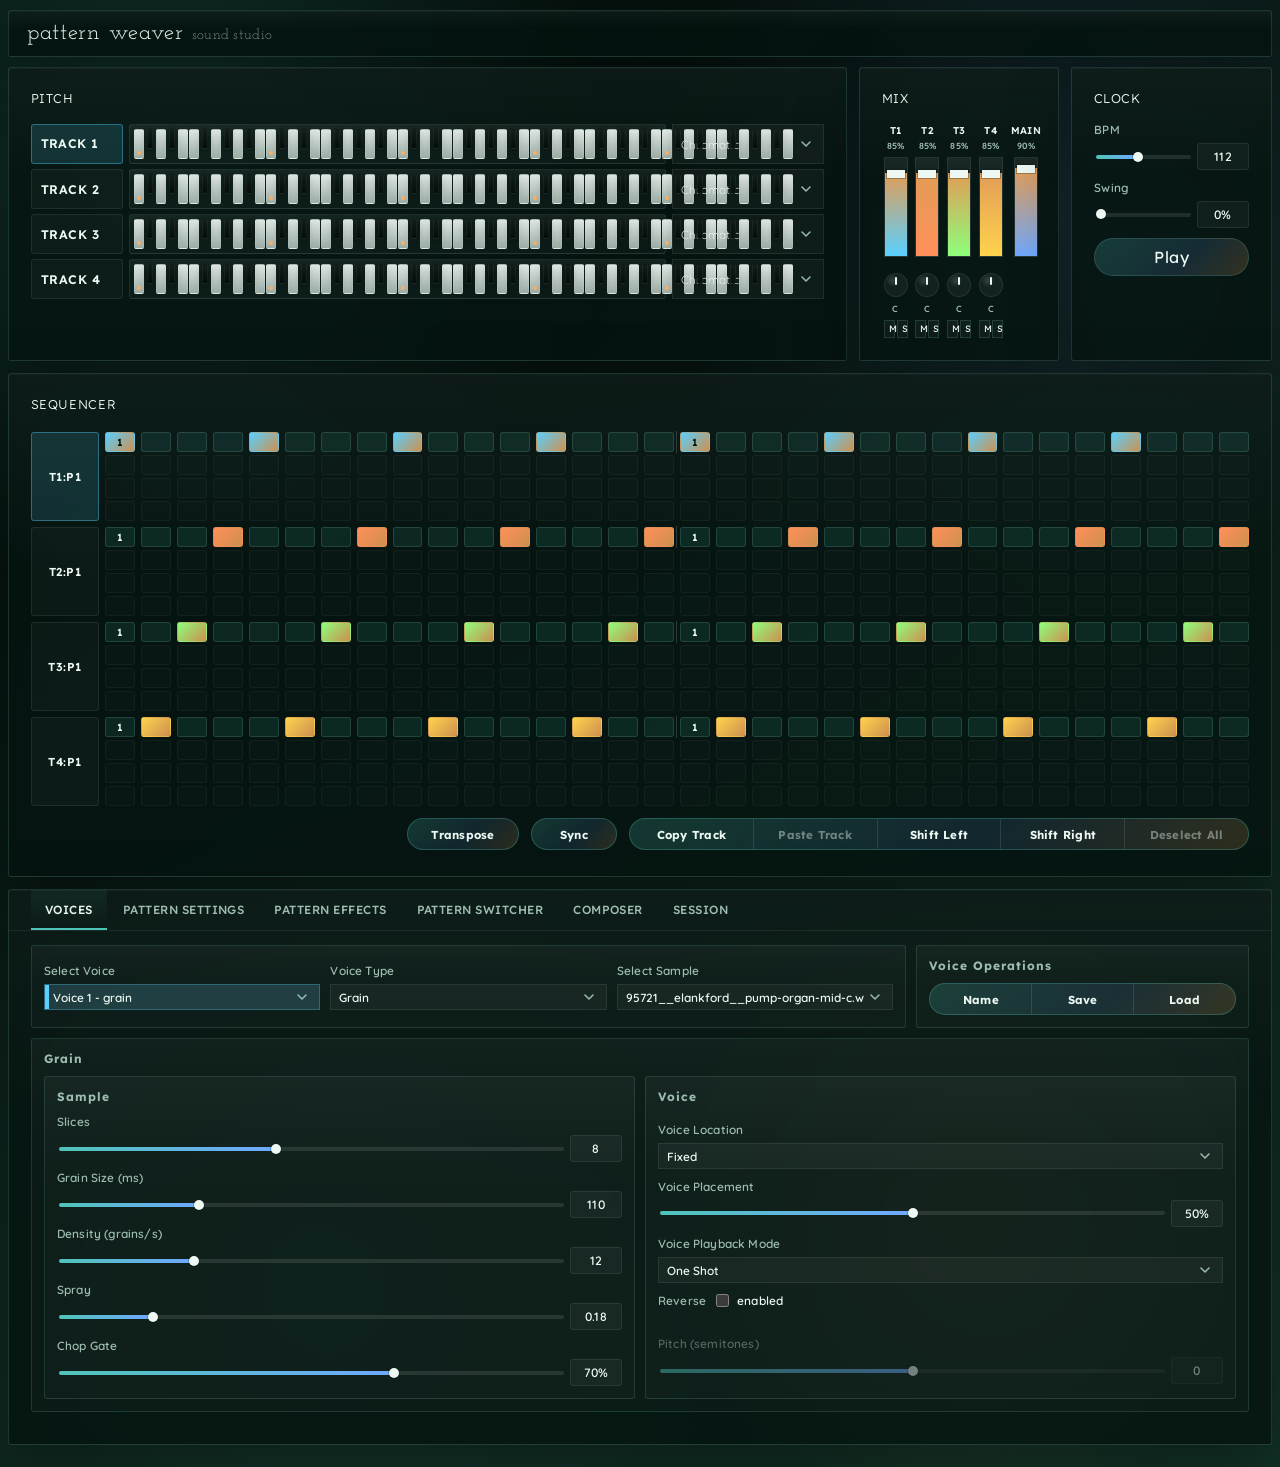
<file: prototype-v4/index.html>
<!doctype html>
<html lang="en">
  <head>
    <meta charset="UTF-8" />
    <meta name="viewport" content="width=device-width, initial-scale=1.0" />
    <title>Pattern Weaver Sound Studio</title>
    <link rel="preconnect" href="https://fonts.googleapis.com" />
    <link rel="preconnect" href="https://fonts.gstatic.com" crossorigin />
    <link
      href="https://fonts.googleapis.com/css2?family=Josefin+Slab:wght@200;300;400;500&family=Lexend+Deca:wght@400;500;600;700&family=Material+Symbols+Sharp:wght@400&family=Quicksand:wght@400;500;600;700&display=swap"
      rel="stylesheet"
    />
    <link rel="stylesheet" href="./styles.css" />
  </head>
  <body>
    <div class="app-shell">
      <header class="hero">
        <div class="hero-copy">
          <h1>pattern weaver</h1>
          <p class="subhead">sound studio</p>
        </div>
      </header>

      <main class="layout layout-v2">
        <section class="panel pane-pitch">
          <div class="panel-head">
            <div class="panel-head-copy">
              <h2>Pitch</h2>
            </div>
          </div>
          <div id="pitch-lanes" class="pitch-lanes"></div>
        </section>

        <section class="panel pane-mix">
          <div class="panel-head">
            <h2>Mix</h2>
          </div>
          <label class="compact-field mix-volume-control ui-hidden">
            Mix Volume
            <div class="slider-row">
              <input id="mix-volume" type="range" min="0" max="100" value="90" />
              <span id="mix-volume-value" class="value-pill">90%</span>
            </div>
          </label>
          <div id="mixer-grid" class="mixer-grid"></div>
        </section>

        <section class="panel pane-clock">
          <div class="panel-head">
            <h2>Clock</h2>
          </div>
          <div class="control-grid micro-control-grid">
            <label class="compact-field span-2">
              BPM
              <div class="slider-row">
                <input id="bpm" type="range" min="60" max="180" value="112" />
                <span id="bpm-value" class="value-pill">112</span>
              </div>
            </label>
            <label class="compact-field span-2">
              Swing
              <div class="slider-row">
                <input id="swing" type="range" min="0" max="100" value="0" />
                <span id="swing-value" class="value-pill">0%</span>
              </div>
            </label>
            <div class="transport-single span-2">
              <button id="transport-toggle" class="primary">Play</button>
            </div>
          </div>
        </section>

        <section class="panel pane-sequence">
          <div class="panel-head">
            <div class="panel-head-copy">
              <h2>Sequencer</h2>
            </div>
          </div>
          <div id="pattern-grid" class="pattern-grid"></div>
          <div class="sequencer-actions" aria-label="Sequencer controls">
            <div class="voice-operation-button-group sequencer-transpose-group" role="group" aria-label="Sequencer transpose">
              <button id="sequencer-transpose" type="button">Transpose</button>
            </div>
            <div class="voice-operation-button-group sequencer-sync-group" role="group" aria-label="Sequencer sync">
              <button id="sequencer-sync" type="button">Sync</button>
            </div>
            <div class="voice-operation-button-group sequencer-action-group" role="group" aria-label="Sequencer track operations">
              <button id="sequencer-copy-track" type="button">Copy Track</button>
              <button id="sequencer-paste-track" type="button" disabled>Paste Track</button>
              <button id="sequencer-shift-left" type="button">Shift Left</button>
              <button id="sequencer-shift-right" type="button">Shift Right</button>
              <button id="sequencer-deselect-all" type="button" disabled>Deselect All</button>
            </div>
          </div>
        </section>

        <section class="panel pane-workspace">
          <div id="workspace-tabs" class="workspace-tabs" role="tablist" aria-label="Workspace Sections">
            <button class="workspace-tab active" type="button" role="tab" aria-selected="true" data-workspace-tab="voices">Voices</button>
            <button class="workspace-tab" type="button" role="tab" aria-selected="false" data-workspace-tab="patterns">Pattern Settings</button>
            <button class="workspace-tab" type="button" role="tab" aria-selected="false" data-workspace-tab="track-effects">Pattern Effects</button>
            <button class="workspace-tab" type="button" role="tab" aria-selected="false" data-workspace-tab="pattern-switcher">Pattern Switcher</button>
            <button class="workspace-tab" type="button" role="tab" aria-selected="false" data-workspace-tab="composer">Composer</button>
            <button class="workspace-tab" type="button" role="tab" aria-selected="false" data-workspace-tab="session">Session</button>
          </div>
          <div class="workspace-panels">
            <section class="workspace-panel workspace-panel-voices is-active" data-workspace-panel="voices">
              <div class="voice-toolbar">
                <section class="control-group nested-control-group voice-routing-group" aria-label="Voice selection">
                  <div class="voice-routing-grid">
                    <label class="compact-field voice-select-control">
                      Select Voice
                      <select id="voice-select"></select>
                    </label>
                    <label class="compact-field voice-type-control">
                      Voice Type
                      <select id="mode">
                        <option value="synth">Synth</option>
                        <option value="granular">Grain</option>
                        <option value="chop">Chop</option>
                      </select>
                    </label>
                    <label id="voice-sample-field" class="compact-field voice-sample-control">
                      Select Sample
                      <select id="voice-sample-select"></select>
                    </label>
                    <input id="voice-sample-input" type="file" accept="audio/*" hidden />
                  </div>
                </section>
                <section class="control-group nested-control-group voice-operations-group" aria-labelledby="voice-operations-title">
                  <div class="control-group-head">
                    <h3 id="voice-operations-title">Voice Operations</h3>
                  </div>
                  <div class="voice-operation-button-group" role="group" aria-label="Voice operations">
                    <button id="voice-name" type="button">Name</button>
                    <button id="voice-save" type="button">Save</button>
                    <button id="voice-load" type="button">Load</button>
                  </div>
                  <input id="voice-load-input" type="file" accept=".json,application/json" hidden />
                </section>
              </div>
              <div class="control-stack track-settings-stack">
                <section id="sample-voice-settings-group" class="control-group sample-voice-settings-group" aria-labelledby="sample-voice-group-title">
                  <div class="control-group-head">
                    <h3 id="sample-voice-group-title">Grain</h3>
                  </div>
                  <div class="control-stack track-settings-stack">
                    <section id="sample-settings-group" class="control-group nested-control-group" aria-labelledby="sample-group-title">
                      <div class="control-group-head">
                        <h3 id="sample-group-title">Sample</h3>
                      </div>
                      <div class="control-grid track-settings-grid">
                        <label class="compact-field">
                          Slices
                          <div class="slider-row">
                            <input id="slice-count" type="range" min="2" max="16" value="8" />
                            <span id="slice-count-value" class="value-pill">8</span>
                          </div>
                        </label>
                        <label class="compact-field">
                          Grain Size (ms)
                          <div class="slider-row">
                            <input id="grain-size" type="range" min="20" max="350" value="110" />
                            <span id="grain-size-value" class="value-pill">110</span>
                          </div>
                        </label>
                        <label class="compact-field">
                          Density (grains/s)
                          <div class="slider-row">
                            <input id="grain-density" type="range" min="2" max="40" value="12" />
                            <span id="grain-density-value" class="value-pill">12</span>
                          </div>
                        </label>
                        <label class="compact-field">
                          Spray
                          <div class="slider-row">
                            <input id="spray" type="range" min="0" max="100" value="18" />
                            <span id="spray-value" class="value-pill">0.18</span>
                          </div>
                        </label>
                        <label class="compact-field">
                          Chop Gate
                          <div class="slider-row">
                            <input id="chop-gate" type="range" min="10" max="100" value="70" />
                            <span id="chop-gate-value" class="value-pill">70%</span>
                          </div>
                        </label>
                      </div>
                    </section>

                    <section id="voice-playback-settings-group" class="control-group nested-control-group" aria-labelledby="voice-group-title">
                      <div class="control-group-head">
                        <h3 id="voice-group-title">Voice</h3>
                      </div>
                      <div class="control-grid track-settings-grid">
                        <label class="compact-field">
                          Voice Location
                          <select id="grain-location">
                            <option value="fixed">Fixed</option>
                            <option value="sequential">Sequential</option>
                            <option value="sweep">Sweep</option>
                            <option value="random">Random</option>
                          </select>
                        </label>
                        <label class="compact-field" id="voice-placement-field">
                          Voice Placement
                          <div class="slider-row">
                            <input id="voice-placement" type="range" min="0" max="100" value="50" />
                            <span id="voice-placement-value" class="value-pill">50%</span>
                          </div>
                        </label>
                        <label class="compact-field">
                          Voice Playback Mode
                          <select id="voice-playback-mode">
                            <option value="one-shot">One Shot</option>
                            <option value="loop">Loop</option>
                            <option value="smooth-loop">Smooth Loop</option>
                          </select>
                        </label>
                        <label class="compact-field compact-field-inline">
                          <span>Reverse</span>
                          <span class="checkbox-inline">
                            <input id="reverse" type="checkbox" />
                            <span>enabled</span>
                          </span>
                        </label>
                        <label class="compact-field" id="voice-pitch-field">
                          Pitch (semitones)
                          <div class="slider-row">
                            <input id="pitch" type="range" min="-24" max="24" value="0" />
                            <span id="pitch-value" class="value-pill">0</span>
                          </div>
                        </label>
                      </div>
                    </section>
                  </div>
                </section>

                <section id="synth-settings-group" class="control-group synth-settings-group ui-hidden" aria-label="Synth voice settings">
                  <div class="synth-settings-layout">
                    <section class="control-group nested-control-group synth-wave-group" aria-labelledby="synth-wave-group-title">
                      <div class="control-group-head">
                        <h3 id="synth-wave-group-title">Wave</h3>
                      </div>
                      <label class="compact-field">
                        Wave
                        <select id="synth-wave">
                          <option value="sine">Sine</option>
                          <option value="triangle">Triangle</option>
                          <option value="sawtooth">Saw</option>
                          <option value="square">Square</option>
                        </select>
                      </label>
                      <label class="compact-field">
                        Wave / Noise Mix
                        <div class="slider-row">
                          <input id="synth-noise-mix" type="range" min="0" max="100" value="0" />
                          <span id="synth-noise-mix-value" class="value-pill">0%</span>
                        </div>
                      </label>
                    </section>
                    <section class="control-group nested-control-group synth-filter-group" aria-labelledby="synth-filter-group-title">
                      <div class="control-group-head">
                        <h3 id="synth-filter-group-title">Filter</h3>
                      </div>
                      <label class="compact-field">
                        Type
                        <select id="synth-filter-type">
                          <option value="lowpass">Low Pass</option>
                          <option value="bandpass">Band Pass</option>
                          <option value="highpass">High Pass</option>
                        </select>
                      </label>
                      <label class="compact-field">
                        Frequency
                        <div class="slider-row">
                          <input id="synth-filter-frequency" type="range" min="20" max="16000" value="3200" />
                          <span id="synth-filter-frequency-value" class="value-pill">3.20 kHz</span>
                        </div>
                      </label>
                      <label class="compact-field">
                        Q
                        <div class="slider-row">
                          <input id="synth-filter-q" type="range" min="0.1" max="20" step="0.1" value="0.8" />
                          <span id="synth-filter-q-value" class="value-pill">0.8</span>
                        </div>
                      </label>
                    </section>
                    <section class="control-group nested-control-group synth-visual-group" aria-labelledby="synth-visual-title">
                      <div class="control-group-head">
                        <h3 id="synth-visual-title">Wave Sculpt</h3>
                      </div>
                      <canvas id="synth-waveform-scope" class="synth-waveform-scope" width="520" height="118"></canvas>
                      <label class="compact-field">
                        Wave Shape
                        <div class="slider-row">
                          <input id="synth-wave-shape" type="range" min="0" max="100" value="50" />
                          <span id="synth-wave-shape-value" class="value-pill">50%</span>
                        </div>
                      </label>
                      <label class="compact-field">
                        Amplitude
                        <div class="slider-row">
                          <input id="synth-level" type="range" min="0" max="100" value="70" />
                          <span id="synth-level-value" class="value-pill">70%</span>
                        </div>
                      </label>
                      <label class="compact-field">
                        Wave Fold
                        <div class="slider-row">
                          <input id="synth-fold" type="range" min="0" max="100" value="0" />
                          <span id="synth-fold-value" class="value-pill">0%</span>
                        </div>
                      </label>
                    </section>
                  </div>
                </section>

                <section id="chop-settings-group" class="control-stack chop-settings-stack ui-hidden" aria-label="Chop voice settings">
                  <section class="control-group nested-control-group chop-playback-group" aria-labelledby="chop-playback-title">
                    <div class="control-group-head">
                      <h3 id="chop-playback-title">Playback</h3>
                    </div>
                    <div class="control-grid track-settings-grid chop-playback-grid">
                      <div class="chop-playback-subgroup" aria-label="Playback position settings">
                        <label class="compact-field">
                          Playhead Behavior
                          <select id="chop-playhead-behavior">
                            <option value="fixed">Fixed Position</option>
                            <option value="random">Random</option>
                            <option value="note">Jump to Note</option>
                          </select>
                        </label>
                        <label class="compact-field" id="chop-playhead-position-field">
                          Playhead Position
                          <div class="slider-row">
                            <input id="chop-playhead-position" type="range" min="0" max="100" value="0" />
                            <span id="chop-playhead-position-value" class="value-pill">0%</span>
                          </div>
                        </label>
                        <label class="compact-field">
                          Playback Length
                          <div class="slider-row">
                            <input id="chop-playback-length" type="range" min="50" max="1500" step="10" value="150" />
                            <span id="chop-playback-length-value" class="value-pill">150ms</span>
                          </div>
                        </label>
                      </div>
                      <div class="chop-playback-subgroup chop-playback-options-subgroup" aria-label="Playback mode settings">
                        <div class="chop-toggle-row">
                          <div class="chop-toggle-control">
                            <span class="composer-playback-label">Reverse</span>
                            <button id="chop-reverse-toggle" type="button" class="composer-slot-switch" aria-pressed="false" aria-label="Reverse playback off">
                              <span class="composer-slot-switch-track" aria-hidden="true">
                                <span class="composer-slot-switch-thumb"></span>
                              </span>
                            </button>
                          </div>
                          <div class="chop-toggle-control">
                            <span class="composer-playback-label">Use Note Pitch</span>
                            <button id="chop-use-note-pitch-toggle" type="button" class="composer-slot-switch" aria-pressed="false" aria-label="Use note pitch off">
                              <span class="composer-slot-switch-track" aria-hidden="true">
                                <span class="composer-slot-switch-thumb"></span>
                              </span>
                            </button>
                          </div>
                        </div>
                        <div class="voice-operation-button-group chop-playback-mode-group" role="group" aria-label="Chop playback mode">
                          <button id="chop-play-one-shot" type="button">1 Shot</button>
                          <button id="chop-play-loop" type="button">Loop</button>
                        </div>
                      </div>
                    </div>
                  </section>

                  <section class="control-group nested-control-group chop-processing-group" aria-labelledby="chop-processing-title">
                    <div class="control-group-head">
                      <h3 id="chop-processing-title">Processing</h3>
                    </div>
                    <div class="control-stack chop-processing-stack">
                      <section class="control-group nested-control-group synth-filter-group chop-filter-group" aria-labelledby="chop-filter-group-title">
                        <div class="control-group-head">
                          <h3 id="chop-filter-group-title">Filter</h3>
                        </div>
                        <label class="compact-field">
                          Type
                          <select id="chop-filter-type">
                            <option value="lowpass">Low Pass</option>
                            <option value="bandpass">Band Pass</option>
                            <option value="highpass">High Pass</option>
                          </select>
                        </label>
                        <label class="compact-field">
                          Frequency
                          <div class="slider-row">
                            <input id="chop-filter-frequency" type="range" min="20" max="16000" value="16000" />
                            <span id="chop-filter-frequency-value" class="value-pill">16.00 kHz</span>
                          </div>
                        </label>
                        <label class="compact-field">
                          Q
                          <div class="slider-row">
                            <input id="chop-filter-q" type="range" min="0.1" max="20" step="0.1" value="0.8" />
                            <span id="chop-filter-q-value" class="value-pill">0.8</span>
                          </div>
                        </label>
                      </section>
                      <label class="compact-field">
                        Amplitude
                        <div class="slider-row">
                          <input id="chop-amplitude" type="range" min="0" max="300" value="100" />
                          <span id="chop-amplitude-value" class="value-pill">100%</span>
                        </div>
                      </label>
                      <label class="compact-field">
                        Sample Rate
                        <div class="slider-row">
                          <input id="chop-sample-rate-reduction" type="range" min="0" max="100" value="0" />
                          <span id="chop-sample-rate-reduction-value" class="value-pill">Clean</span>
                        </div>
                      </label>
                      <label class="compact-field">
                        Bit Depth
                        <div class="slider-row">
                          <input id="chop-bit-depth" type="range" min="4" max="16" step="1" value="16" />
                          <span id="chop-bit-depth-value" class="value-pill">16-bit</span>
                        </div>
                      </label>
                    </div>
                  </section>

                  <section class="control-group nested-control-group chop-sample-group" aria-labelledby="chop-sample-title">
                    <div class="control-group-head">
                      <h3 id="chop-sample-title">Sample</h3>
                    </div>
                    <div class="chop-sample-display">
                      <canvas id="chop-waveform" class="chop-waveform" width="1200" height="184"></canvas>
                      <canvas id="chop-waveform-overview" class="chop-waveform-overview" width="1200" height="64"></canvas>
                    </div>
                  </section>
                </section>
              </div>
            </section>

            <section class="workspace-panel workspace-panel-session" data-workspace-panel="session">
              <div class="session-toolbar">
                <section class="control-group nested-control-group session-summary-group" aria-labelledby="session-summary-title">
                  <div class="control-group-head">
                    <h3 id="session-summary-title">Session</h3>
                  </div>
                  <dl class="session-metadata-grid">
                    <div>
                      <dt>Session Name</dt>
                      <dd id="session-name-value">Untitled Session</dd>
                    </div>
                    <div>
                      <dt>Date &amp; Time Created</dt>
                      <dd id="session-created-value">Not saved yet</dd>
                    </div>
                    <div>
                      <dt>Last Date &amp; Time Modified</dt>
                      <dd id="session-modified-value">Not saved yet</dd>
                    </div>
                  </dl>
                </section>
                <section class="control-group nested-control-group session-operations-group" aria-labelledby="session-operations-title">
                  <div class="control-group-head">
                    <h3 id="session-operations-title">Session Operations</h3>
                  </div>
                  <div class="voice-operation-button-group session-operation-button-group" role="group" aria-label="Session operations">
                    <button id="session-name" type="button">Name</button>
                    <button id="session-save" type="button">Save</button>
                    <button id="session-load" type="button">Load</button>
                    <button id="session-clear" type="button">Clear</button>
                  </div>
                  <input id="session-load-input" type="file" accept=".json,application/json" hidden />
                </section>
              </div>
            </section>

            <section class="workspace-panel workspace-panel-patterns" data-workspace-panel="patterns">
              <div class="workspace-patterns-shell">
                <div id="track-settings-group" class="control-group sequence-settings-group track-settings-panel-group">
                  <div class="pattern-settings-toolbar">
                    <label class="compact-field">
                      Track
                      <select id="track-settings-track-select"></select>
                    </label>
                    <label class="compact-field">
                      Pattern
                      <select id="track-pattern-select"></select>
                    </label>
                  </div>
                  <div class="sequence-settings-stack pattern-settings-stack">
                    <section class="control-group nested-control-group track-step-fill-group pattern-settings-sequencer" aria-labelledby="track-sequencer-title">
                      <div class="control-group-head">
                        <h3 id="track-sequencer-title">Sequencer</h3>
                      </div>
                      <div class="control-grid track-settings-grid">
                        <label class="compact-field">
                          Voice
                          <select id="pattern-voice-select">
                            <option value="0">Voice 1</option>
                            <option value="1">Voice 2</option>
                            <option value="2">Voice 3</option>
                            <option value="3">Voice 4</option>
                          </select>
                        </label>
                        <label class="compact-field">
                          Steps / Bar
                          <div class="slider-row">
                            <input id="track-steps" type="range" min="1" max="32" value="16" />
                            <span id="track-steps-value" class="value-pill">16</span>
                          </div>
                        </label>
                        <label class="compact-field">
                          Bars
                          <div class="slider-row">
                            <input id="track-bars" type="range" min="1" max="8" value="2" />
                            <span id="track-bars-value" class="value-pill">2</span>
                          </div>
                        </label>
                        <label class="compact-field">
                          Playback Mode
                          <select id="track-playback-mode">
                            <option value="forward">Forward</option>
                            <option value="ping-pong">Ping Pong</option>
                            <option value="random">Random</option>
                            <option value="reverse">Reverse</option>
                          </select>
                        </label>
                        <label class="compact-field">
                          Step Probability
                          <div class="slider-row">
                            <input id="track-step-probability" type="range" min="0" max="100" value="100" />
                            <span id="track-step-probability-value" class="value-pill">100%</span>
                          </div>
                        </label>
                      </div>
                    </section>
                    <div class="pattern-settings-fill-column">
                      <section class="control-group nested-control-group track-step-fill-group pattern-settings-step-fill" aria-labelledby="track-step-fill-title">
                        <div class="control-group-head">
                          <h3 id="track-step-fill-title">Step Fill</h3>
                        </div>
                        <div class="control-grid track-settings-grid">
                          <label class="compact-field">
                            Type
                            <select id="track-step-fill-type">
                              <option value="none">None</option>
                              <option value="even">Even</option>
                              <option value="random">Random</option>
                            </select>
                          </label>
                          <label class="compact-field">
                            Amount
                            <div class="slider-row">
                              <input id="track-step-fill-amount" type="range" min="0" max="100" value="0" />
                              <span id="track-step-fill-amount-value" class="value-pill">0%</span>
                            </div>
                          </label>
                        </div>
                      </section>
                      <section class="control-group nested-control-group track-step-fill-group pattern-settings-pitch-fill" aria-labelledby="track-pitch-fill-title">
                        <div class="control-group-head">
                          <h3 id="track-pitch-fill-title">Pitch Fill</h3>
                        </div>
                        <div class="control-grid track-settings-grid">
                          <label class="compact-field">
                            Type
                            <select id="track-pitch-fill-type">
                              <option value="single">Single</option>
                              <option value="rising">Rising</option>
                              <option value="falling">Falling</option>
                              <option value="random-once">Random Once</option>
                              <option value="random-every">Random Every</option>
                            </select>
                          </label>
                          <label class="compact-field">
                            From
                            <select id="track-pitch-fill-from"></select>
                          </label>
                          <label class="compact-field" id="track-pitch-fill-to-field">
                            To
                            <select id="track-pitch-fill-to"></select>
                          </label>
                        </div>
                      </section>
                    </div>
                    <section class="control-group nested-control-group track-step-fill-group pattern-settings-envelope" aria-labelledby="track-envelope-title">
                      <div class="control-group-head">
                        <h3 id="track-envelope-title">Envelope</h3>
                      </div>
                      <canvas id="track-envelope-visualizer" class="track-envelope-visualizer" width="520" height="112" aria-label="Envelope shape visualizer"></canvas>
                      <div class="control-grid track-settings-grid">
                        <label class="compact-field span-2">
                          Type
                          <select id="track-envelope-type">
                            <option value="adsr">ADSR</option>
                            <option value="ad">AD</option>
                            <option value="looping">Looping</option>
                            <option value="hold">HOLD</option>
                          </select>
                        </label>
                        <label id="track-envelope-attack-field" class="compact-field">
                          Attack (ms)
                          <div class="slider-row">
                            <input id="track-envelope-attack" type="range" min="0" max="2000" step="1" value="10" />
                            <span id="track-envelope-attack-value" class="value-pill">10</span>
                          </div>
                        </label>
                        <label id="track-envelope-decay-field" class="compact-field">
                          Decay (ms)
                          <div class="slider-row">
                            <input id="track-envelope-decay" type="range" min="0" max="2000" step="1" value="80" />
                            <span id="track-envelope-decay-value" class="value-pill">80</span>
                          </div>
                        </label>
                        <label id="track-envelope-sustain-field" class="compact-field">
                          Sustain (%)
                          <div class="slider-row">
                            <input id="track-envelope-sustain" type="range" min="0" max="100" step="1" value="70" />
                            <span id="track-envelope-sustain-value" class="value-pill">70%</span>
                          </div>
                        </label>
                        <label id="track-envelope-release-field" class="compact-field">
                          Release (ms)
                          <div class="slider-row">
                            <input id="track-envelope-release" type="range" min="0" max="3000" step="1" value="120" />
                            <span id="track-envelope-release-value" class="value-pill">120</span>
                          </div>
                        </label>
                      </div>
                    </section>
                  </div>
                </div>
              </div>
            </section>

            <section class="workspace-panel workspace-panel-track-effects" data-workspace-panel="track-effects">
              <div id="effects-matrix" class="effects-matrix"></div>
            </section>

            <section class="workspace-panel workspace-panel-pattern-switcher" data-workspace-panel="pattern-switcher">
              <div id="sequence-pattern-switcher" class="effects-matrix pattern-switcher-matrix"></div>
              <div class="pattern-switcher-actions" aria-label="Pattern switcher controls">
                <div class="voice-operation-button-group pattern-switcher-mode-group" role="group" aria-label="Pattern switch mode">
                  <button id="pattern-switch-instant" type="button" aria-pressed="true">Switch Instantly</button>
                  <button id="pattern-switch-on-one" type="button" aria-pressed="false">Switch on the 1</button>
                </div>
              </div>
            </section>

            <section class="workspace-panel workspace-panel-composer" data-workspace-panel="composer">
              <div id="composer-grid" class="effects-matrix composer-matrix"></div>
              <div class="composer-actions">
                <div class="composer-toggle-cluster">
                  <div class="composer-playback-control">
                    <span class="composer-playback-label">Composer Playback</span>
                    <button id="composer-playback-toggle" type="button" class="composer-slot-switch composer-playback-switch" aria-pressed="false" aria-label="Composer playback off">
                      <span class="composer-slot-switch-track" aria-hidden="true">
                        <span class="composer-slot-switch-thumb"></span>
                      </span>
                    </button>
                  </div>
                  <div class="voice-operation-button-group composer-toggle-group composer-icon-group" role="group" aria-label="Composer repeat mode">
                    <button id="composer-play-once" type="button" title="Play once" aria-label="Play once">
                      <span class="material-symbols-sharp" aria-hidden="true">1x_mobiledata</span>
                    </button>
                    <button id="composer-play-loop" type="button" title="Loop composition" aria-label="Loop composition">
                      <span class="material-symbols-sharp" aria-hidden="true">all_inclusive</span>
                    </button>
                  </div>
                </div>
              </div>
            </section>
          </div>
        </section>
      </main>

      <section class="legacy-sample-shell" aria-hidden="true">
        <section class="panel">
          <div class="panel-head">
            <div class="panel-head-copy">
              <h2>Sample</h2>
              <p id="sample-status" class="sample-name"></p>
            </div>
            <button id="sample-browser-toggle" class="primary sample-file-picker" type="button">Load New Sample</button>
            <input id="sample-input" type="file" accept="audio/*" hidden />
          </div>
          <canvas id="waveform" width="1200" height="168"></canvas>
          <canvas id="waveform-overview" width="1200" height="28"></canvas>
          <div class="region-grid">
            <label>
              Start
              <input id="region-start" type="range" min="0" max="1000" value="0" />
            </label>
            <label>
              End
              <input id="region-end" type="range" min="0" max="1000" value="1000" />
            </label>
          </div>
        </section>
      </section>
    </div>

    <div id="add-pattern-overlay" class="overlay-shell is-hidden" aria-hidden="true">
      <div class="overlay-backdrop" data-add-pattern-overlay-close="true"></div>
      <section class="overlay-panel add-pattern-panel" role="dialog" aria-modal="true" aria-labelledby="add-pattern-title">
        <div class="panel-head overlay-head">
          <div class="panel-head-copy">
            <h2 id="add-pattern-title">Add Pattern</h2>
          </div>
          <button id="add-pattern-close" type="button" aria-label="Close add pattern window">X</button>
        </div>
        <div class="control-stack overlay-controls">
          <section class="control-group nested-control-group" aria-labelledby="add-pattern-copy-title">
            <div class="control-group-head">
              <h3 id="add-pattern-copy-title">Copy Existing</h3>
            </div>
            <div class="control-grid track-settings-grid">
              <label class="compact-field">
                Source Pattern
                <select id="add-pattern-source-select"></select>
              </label>
              <div class="action-row">
                <button id="add-pattern-copy-action" type="button">Copy Existing</button>
              </div>
            </div>
          </section>
          <section class="control-group nested-control-group" aria-labelledby="add-pattern-create-title">
            <div class="control-group-head">
              <h3 id="add-pattern-create-title">Create New</h3>
            </div>
            <div class="action-row">
              <button id="add-pattern-create-action" type="button" class="primary">Create New</button>
            </div>
          </section>
        </div>
      </section>
    </div>

    <div id="voice-name-overlay" class="overlay-shell is-hidden" aria-hidden="true">
      <div class="overlay-backdrop" data-voice-name-overlay-close="true"></div>
      <section class="overlay-panel voice-name-panel" role="dialog" aria-modal="true" aria-labelledby="voice-name-title">
        <div class="panel-head overlay-head">
          <div class="panel-head-copy">
            <h2 id="voice-name-title">Name Voice</h2>
          </div>
          <button id="voice-name-close" type="button" aria-label="Close voice name window">X</button>
        </div>
        <form id="voice-name-form" class="control-stack overlay-controls">
          <section class="control-group nested-control-group" aria-labelledby="voice-name-field-title">
            <div class="control-group-head">
              <h3 id="voice-name-field-title">Voice Name</h3>
            </div>
            <div class="control-grid track-settings-grid">
              <label class="compact-field">
                Name
                <input id="voice-name-input" type="text" maxlength="48" autocomplete="off" />
              </label>
            </div>
          </section>
          <div class="action-row">
            <button id="voice-name-cancel" type="button">Cancel</button>
            <button id="voice-name-apply" type="submit" class="primary">Save Name</button>
          </div>
        </form>
      </section>
    </div>

    <div id="session-clear-overlay" class="overlay-shell is-hidden" aria-hidden="true">
      <div class="overlay-backdrop" data-session-clear-overlay-close="true"></div>
      <section class="overlay-panel session-clear-panel" role="dialog" aria-modal="true" aria-labelledby="session-clear-title">
        <div class="panel-head overlay-head">
          <div class="panel-head-copy">
            <h2 id="session-clear-title">Clear Session</h2>
            <p id="session-clear-copy">This will reset the current session settings to defaults.</p>
          </div>
          <button id="session-clear-close" type="button" aria-label="Close clear session window">X</button>
        </div>
        <div class="control-stack overlay-controls">
          <section class="control-group nested-control-group">
            <p class="session-clear-message">Clock, Mix, Sequencer, Voices, Patterns, Pattern Effects, Pattern Switcher, and Composer settings will be cleared.</p>
          </section>
          <div class="action-row">
            <button id="session-clear-cancel" type="button">Cancel</button>
            <button id="session-clear-confirm" type="button" class="danger">Clear Session</button>
          </div>
        </div>
      </section>
    </div>

    <div id="transpose-overlay" class="overlay-shell is-hidden" aria-hidden="true">
      <div class="overlay-backdrop" data-transpose-overlay-close="true"></div>
      <section class="overlay-panel transpose-panel" role="dialog" aria-modal="true" aria-labelledby="transpose-title">
        <div class="panel-head overlay-head">
          <div class="panel-head-copy">
            <h2 id="transpose-title">Transpose</h2>
            <p id="transpose-target">Selected Track</p>
          </div>
          <button id="transpose-close" type="button" aria-label="Close transpose window">X</button>
        </div>
        <div class="control-stack overlay-controls">
          <section class="control-group nested-control-group transpose-controls-group">
            <div class="voice-operation-button-group transpose-mode-group" role="group" aria-label="Transpose interval">
              <button id="transpose-octave" type="button" aria-pressed="false">Octave</button>
              <button id="transpose-semitone" type="button" aria-pressed="true">Semitone</button>
            </div>
            <label class="compact-field">
              Amount
              <div class="slider-row">
                <input id="transpose-amount" type="range" min="-12" max="12" step="1" value="0" />
                <span id="transpose-amount-value" class="value-pill">0 st</span>
              </div>
            </label>
          </section>
          <div class="action-row">
            <button id="transpose-cancel" type="button">Cancel</button>
            <button id="transpose-apply" type="button" class="primary">Apply</button>
          </div>
        </div>
      </section>
    </div>

    <div id="filter-overlay" class="overlay-shell is-hidden" aria-hidden="true">
      <div class="overlay-backdrop" data-overlay-close="true"></div>
      <section class="overlay-panel" role="dialog" aria-modal="true" aria-labelledby="filter-overlay-title">
        <div class="panel-head overlay-head">
          <div class="panel-head-copy">
            <h2 id="filter-overlay-title">Filter Settings</h2>
            <p id="filter-overlay-track"></p>
          </div>
          <button id="filter-overlay-close" type="button">Close</button>
        </div>
        <div class="control-stack overlay-controls">
          <label class="compact-field">
            Frequency
            <div class="slider-row">
              <input id="filter-frequency" type="range" min="20" max="16000" step="1" value="1200" />
              <span id="filter-frequency-value" class="value-pill">1.20 kHz</span>
            </div>
          </label>
          <label class="compact-field">
            Q
            <div class="slider-row">
              <input id="filter-q" type="range" min="0.1" max="20" step="0.1" value="0.8" />
              <span id="filter-q-value" class="value-pill">0.8</span>
            </div>
          </label>
          <fieldset class="radio-group">
            <legend>Mode</legend>
            <label class="radio-chip">
              <input type="radio" name="filter-type" value="lowpass" checked />
              <span>LP</span>
            </label>
            <label class="radio-chip">
              <input type="radio" name="filter-type" value="bandpass" />
              <span>BP</span>
            </label>
            <label class="radio-chip">
              <input type="radio" name="filter-type" value="highpass" />
              <span>HP</span>
            </label>
          </fieldset>
        </div>
      </section>
    </div>

    <div id="delay-overlay" class="overlay-shell is-hidden" aria-hidden="true">
      <div class="overlay-backdrop" data-delay-overlay-close="true"></div>
      <section class="overlay-panel" role="dialog" aria-modal="true" aria-labelledby="delay-overlay-title">
        <div class="panel-head overlay-head">
          <div class="panel-head-copy">
            <h2 id="delay-overlay-title">Delay Settings</h2>
            <p id="delay-overlay-track"></p>
          </div>
          <button id="delay-overlay-close" type="button">Close</button>
        </div>
        <div class="control-stack overlay-controls">
          <label class="compact-field">
            Time
            <div class="slider-row">
              <input id="delay-time" type="range" min="40" max="1200" step="1" value="280" />
              <span id="delay-time-value" class="value-pill">280 ms</span>
            </div>
          </label>
          <label class="compact-field">
            Feedback
            <div class="slider-row">
              <input id="delay-feedback" type="range" min="0" max="95" step="1" value="35" />
              <span id="delay-feedback-value" class="value-pill">35%</span>
            </div>
          </label>
          <label class="compact-field">
            Decay
            <div class="slider-row">
              <input id="delay-decay" type="range" min="0" max="100" step="1" value="55" />
              <span id="delay-decay-value" class="value-pill">55%</span>
            </div>
          </label>
          <label class="compact-field">
            Tone
            <div class="slider-row">
              <input id="delay-tone" type="range" min="0" max="100" step="1" value="60" />
              <span id="delay-tone-value" class="value-pill">60%</span>
            </div>
          </label>
          <label class="compact-field">
            Mix
            <div class="slider-row">
              <input id="delay-mix" type="range" min="0" max="100" step="1" value="30" />
              <span id="delay-mix-value" class="value-pill">30%</span>
            </div>
          </label>
        </div>
      </section>
    </div>

    <div id="drift-overlay" class="overlay-shell is-hidden" aria-hidden="true">
      <div class="overlay-backdrop" data-drift-overlay-close="true"></div>
      <section class="overlay-panel" role="dialog" aria-modal="true" aria-labelledby="drift-overlay-title">
        <div class="panel-head overlay-head">
          <div class="panel-head-copy">
            <h2 id="drift-overlay-title">Drift Settings</h2>
            <p id="drift-overlay-track"></p>
          </div>
          <button id="drift-overlay-close" type="button">Close</button>
        </div>
        <div class="control-stack overlay-controls">
          <label class="compact-field">
            Rate (s)
            <input id="drift-rate" type="text" inputmode="decimal" value="1.5" />
          </label>
          <label class="compact-field">
            Amount (+/- %)
            <div class="slider-row">
              <input id="drift-amount" type="range" min="0" max="100" step="1" value="35" />
              <span id="drift-amount-value" class="value-pill">35%</span>
            </div>
          </label>
        </div>
      </section>
    </div>

    <div id="swell-overlay" class="overlay-shell is-hidden" aria-hidden="true">
      <div class="overlay-backdrop" data-swell-overlay-close="true"></div>
      <section class="overlay-panel" role="dialog" aria-modal="true" aria-labelledby="swell-overlay-title">
        <div class="panel-head overlay-head">
          <div class="panel-head-copy">
            <h2 id="swell-overlay-title">Swell Settings</h2>
            <p id="swell-overlay-track"></p>
          </div>
          <button id="swell-overlay-close" type="button">Close</button>
        </div>
        <div class="control-stack overlay-controls">
          <label class="compact-field">
            Rate (s)
            <input id="swell-rate" type="text" inputmode="decimal" value="1.8" />
          </label>
          <label class="compact-field">
            Amount (+/- %)
            <div class="slider-row">
              <input id="swell-amount" type="range" min="0" max="100" step="1" value="18" />
              <span id="swell-amount-value" class="value-pill">18%</span>
            </div>
          </label>
        </div>
      </section>
    </div>

    <div id="sample-browser-overlay" class="overlay-shell is-hidden" aria-hidden="true">
      <div class="overlay-backdrop" data-sample-overlay-close="true"></div>
      <section class="overlay-panel sample-browser-panel" role="dialog" aria-modal="true" aria-labelledby="sample-browser-title">
        <div class="panel-head overlay-head">
          <div class="panel-head-copy">
            <h2 id="sample-browser-title">Sample Library</h2>
            <p>Load from the repo `samples` folder or choose a local file.</p>
          </div>
          <button id="sample-browser-close" type="button">Close</button>
        </div>
        <div class="sample-browser-sections">
          <div class="control-group sample-browser-group">
            <div class="control-group-head">
              <h3>Repo Samples</h3>
            </div>
            <div id="sample-library-list" class="sample-library-list"></div>
          </div>
          <div class="control-group sample-browser-group">
            <div class="control-group-head">
              <h3>Local File</h3>
            </div>
            <label class="file-picker primary sample-browser-picker">
              <span>Choose From Computer</span>
              <input id="sample-browser-input" type="file" accept="audio/*" />
            </label>
          </div>
        </div>
      </section>
    </div>

    <script type="module" src="./app.js"></script>
  </body>
</html>
</file>
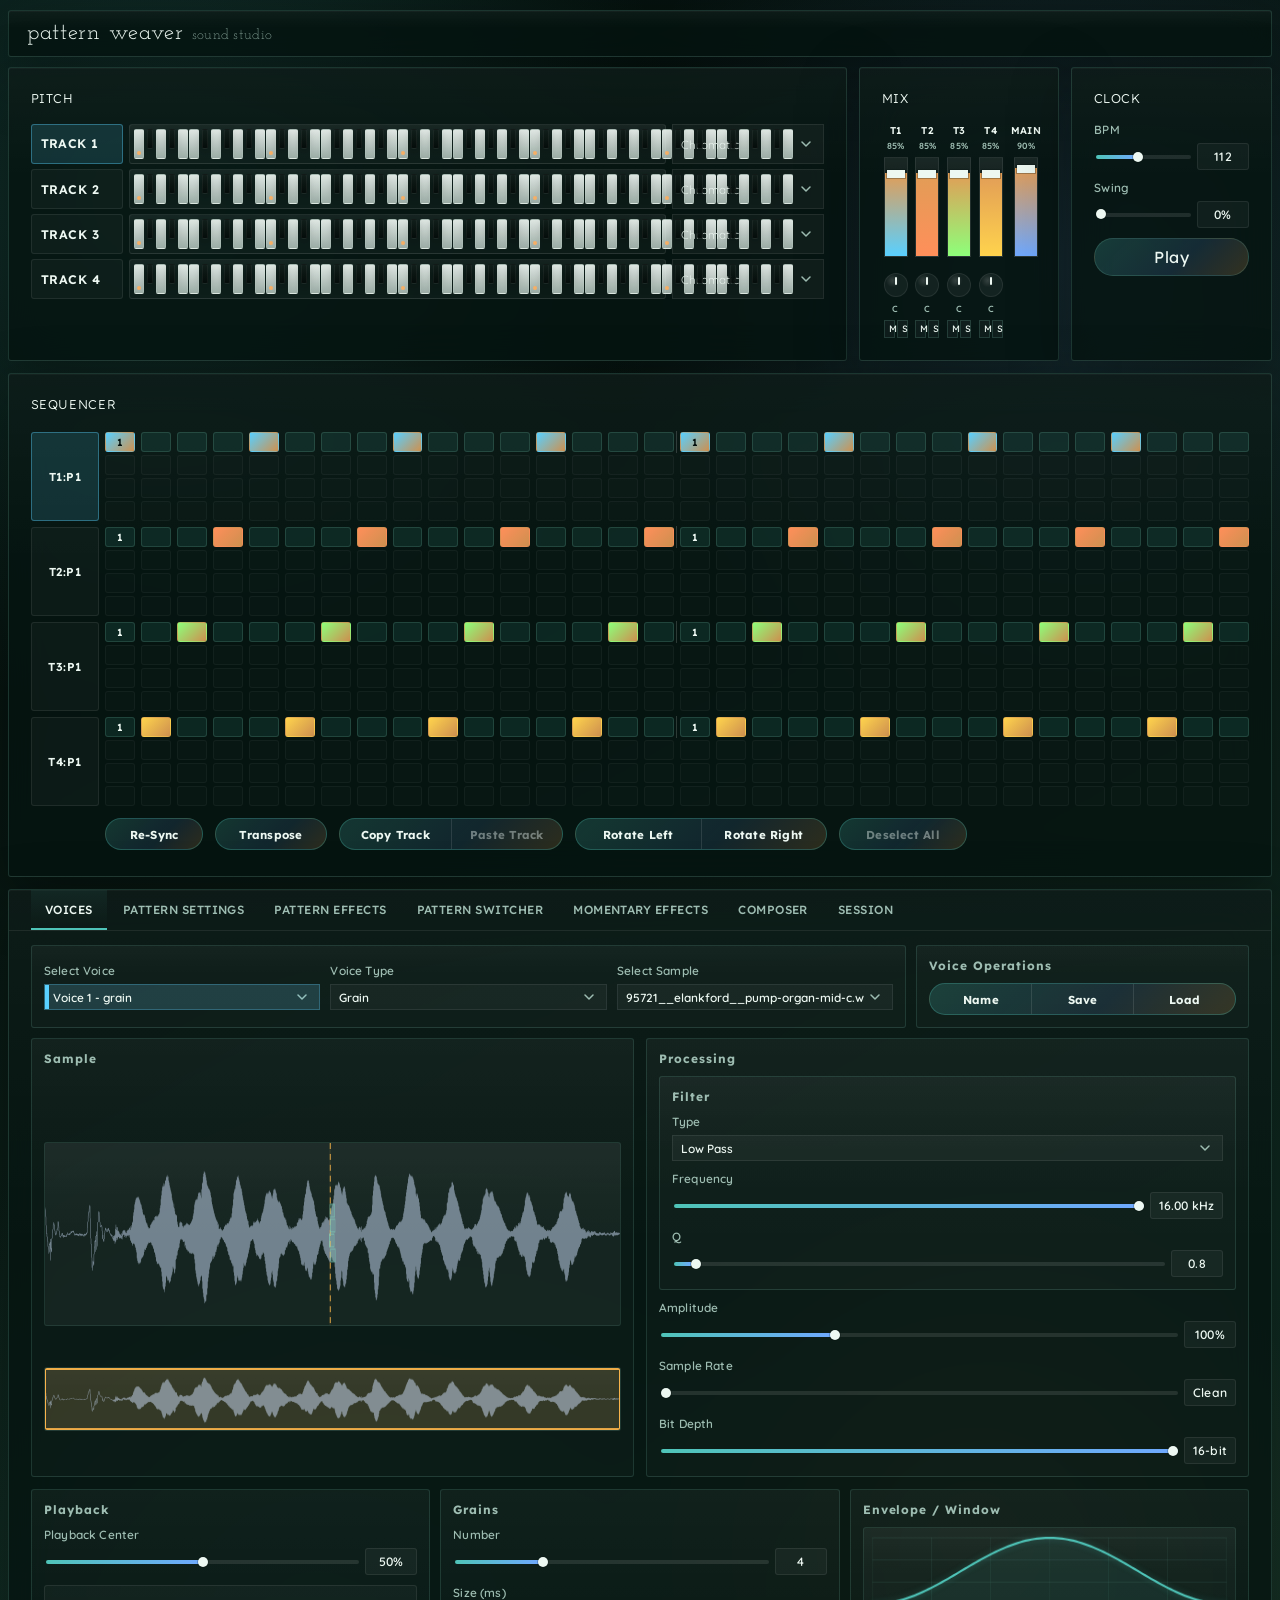
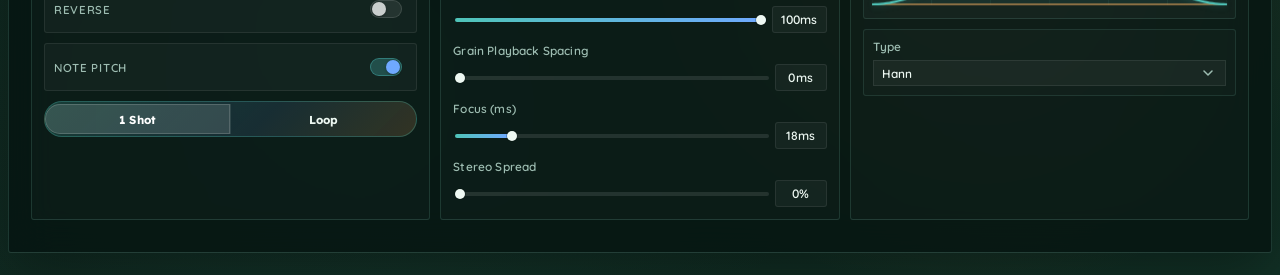
<file: prototype-v5/index.html>
<!doctype html>
<html lang="en">
  <head>
    <meta charset="UTF-8" />
    <meta name="viewport" content="width=device-width, initial-scale=1.0" />
    <title>Pattern Weaver Sound Studio</title>
    <link rel="preconnect" href="https://fonts.googleapis.com" />
    <link rel="preconnect" href="https://fonts.gstatic.com" crossorigin />
    <link
      href="https://fonts.googleapis.com/css2?family=Josefin+Slab:wght@200;300;400;500&family=Lexend+Deca:wght@400;500;600;700&family=Material+Symbols+Sharp:wght@400&family=Quicksand:wght@400;500;600;700&display=swap"
      rel="stylesheet"
    />
    <link rel="stylesheet" href="./styles.css" />
  </head>
  <body>
    <div class="app-shell">
      <header class="hero">
        <div class="hero-copy">
          <h1>pattern weaver</h1>
          <p class="subhead">sound studio</p>
        </div>
      </header>

      <main class="layout layout-v2">
        <section class="panel pane-pitch">
          <div class="panel-head">
            <div class="panel-head-copy">
              <h2>Pitch</h2>
            </div>
          </div>
          <div id="pitch-lanes" class="pitch-lanes"></div>
        </section>

        <section class="panel pane-mix">
          <div class="panel-head">
            <h2>Mix</h2>
          </div>
          <label class="compact-field mix-volume-control ui-hidden">
            Mix Volume
            <div class="slider-row">
              <input id="mix-volume" type="range" min="0" max="100" value="90" />
              <span id="mix-volume-value" class="value-pill">90%</span>
            </div>
          </label>
          <div id="mixer-grid" class="mixer-grid"></div>
        </section>

        <section class="panel pane-clock">
          <div class="panel-head">
            <h2>Clock</h2>
          </div>
          <div class="control-grid micro-control-grid">
            <label class="compact-field span-2">
              BPM
              <div class="slider-row">
                <input id="bpm" type="range" min="60" max="180" value="112" />
                <span id="bpm-value" class="value-pill">112</span>
              </div>
            </label>
            <label class="compact-field span-2">
              Swing
              <div class="slider-row">
                <input id="swing" type="range" min="0" max="100" value="0" />
                <span id="swing-value" class="value-pill">0%</span>
              </div>
            </label>
            <div class="transport-single span-2">
              <button id="transport-toggle" class="primary">Play</button>
            </div>
          </div>
        </section>

        <section class="panel pane-sequence">
          <div class="panel-head">
            <div class="panel-head-copy">
              <h2>Sequencer</h2>
            </div>
          </div>
          <div id="pattern-grid" class="pattern-grid"></div>
          <div class="sequencer-actions" aria-label="Sequencer controls">
            <div class="voice-operation-button-group sequencer-sync-group" role="group" aria-label="Sequencer sync">
              <button id="sequencer-sync" type="button">Re-Sync</button>
            </div>
            <div class="voice-operation-button-group sequencer-transpose-group" role="group" aria-label="Sequencer transpose">
              <button id="sequencer-transpose" type="button">Transpose</button>
            </div>
            <div class="voice-operation-button-group sequencer-copy-group" role="group" aria-label="Sequencer copy and paste">
              <button id="sequencer-copy-track" type="button">Copy Track</button>
              <button id="sequencer-paste-track" type="button" disabled>Paste Track</button>
            </div>
            <div class="voice-operation-button-group sequencer-rotate-group" role="group" aria-label="Sequencer rotation">
              <button id="sequencer-shift-left" type="button">Rotate Left</button>
              <button id="sequencer-shift-right" type="button">Rotate Right</button>
            </div>
            <div class="voice-operation-button-group sequencer-deselect-group" role="group" aria-label="Sequencer selection">
              <button id="sequencer-deselect-all" type="button" disabled>Deselect All</button>
            </div>
          </div>
        </section>

        <section class="panel pane-workspace">
          <div id="workspace-tabs" class="workspace-tabs" role="tablist" aria-label="Workspace Sections">
            <button class="workspace-tab active" type="button" role="tab" aria-selected="true" data-workspace-tab="voices">Voices</button>
            <button class="workspace-tab" type="button" role="tab" aria-selected="false" data-workspace-tab="patterns">Pattern Settings</button>
            <button class="workspace-tab" type="button" role="tab" aria-selected="false" data-workspace-tab="track-effects">Pattern Effects</button>
            <button class="workspace-tab" type="button" role="tab" aria-selected="false" data-workspace-tab="pattern-switcher">Pattern Switcher</button>
            <button class="workspace-tab" type="button" role="tab" aria-selected="false" data-workspace-tab="momentary-effects">Momentary Effects</button>
            <button class="workspace-tab" type="button" role="tab" aria-selected="false" data-workspace-tab="composer">Composer</button>
            <button class="workspace-tab" type="button" role="tab" aria-selected="false" data-workspace-tab="session">Session</button>
          </div>
          <div class="workspace-panels">
            <section class="workspace-panel workspace-panel-voices is-active" data-workspace-panel="voices">
              <div class="voice-toolbar">
                <section class="control-group nested-control-group voice-routing-group" aria-label="Voice selection">
                  <div class="voice-routing-grid">
                    <label class="compact-field voice-select-control">
                      Select Voice
                      <select id="voice-select"></select>
                    </label>
                    <label class="compact-field voice-type-control">
                      Voice Type
                      <select id="mode">
                        <option value="synth">Synth</option>
                        <option value="granular">Grain</option>
                        <option value="chop">Chop</option>
                      </select>
                    </label>
                    <label id="voice-sample-field" class="compact-field voice-sample-control">
                      Select Sample
                      <select id="voice-sample-select"></select>
                    </label>
                    <input id="voice-sample-input" type="file" accept="audio/*" hidden />
                  </div>
                </section>
                <section class="control-group nested-control-group voice-operations-group" aria-labelledby="voice-operations-title">
                  <div class="control-group-head">
                    <h3 id="voice-operations-title">Voice Operations</h3>
                  </div>
                  <div class="voice-operation-button-group" role="group" aria-label="Voice operations">
                    <button id="voice-name" type="button">Name</button>
                    <button id="voice-save" type="button">Save</button>
                    <button id="voice-load" type="button">Load</button>
                  </div>
                  <input id="voice-load-input" type="file" accept=".json,application/json" hidden />
                </section>
              </div>
              <div class="control-stack track-settings-stack">
                <section id="sample-voice-settings-group" class="control-stack grain-settings-stack sample-voice-settings-group" aria-label="Grain voice settings">
                  <section id="sample-settings-group" class="control-group nested-control-group grain-sample-group" aria-labelledby="sample-group-title">
                    <div class="control-group-head">
                      <h3 id="sample-group-title">Sample</h3>
                    </div>
                    <div class="chop-sample-display">
                      <canvas id="grain-waveform" class="chop-waveform" width="1200" height="184"></canvas>
                      <canvas id="grain-waveform-overview" class="chop-waveform-overview" width="1200" height="64"></canvas>
                    </div>
                  </section>

                  <div id="voice-playback-settings-group" class="grain-playback-group grain-voice-controls-grid" aria-label="Grain voice controls">
                    <section class="control-group nested-control-group grain-playback-subgroup grain-playback-controls-group" aria-labelledby="grain-playback-title">
                      <div class="control-group-head">
                        <h3 id="grain-playback-title">Playback</h3>
                      </div>
                      <label id="grain-location-field" class="compact-field ui-hidden">
                        Playback Behavior
                        <select id="grain-location">
                          <option value="fixed">Fixed</option>
                          <option value="sequential">Sequential</option>
                          <option value="sweep">Sweep</option>
                          <option value="random">Random</option>
                        </select>
                      </label>
                      <label class="compact-field" id="voice-placement-field">
                        Playback Center
                        <div class="slider-row">
                          <input id="voice-placement" type="range" min="0" max="100" value="50" />
                          <span id="voice-placement-value" class="value-pill">50%</span>
                        </div>
                      </label>
                      <div class="grain-toggle-stack">
                        <div class="chop-toggle-control">
                          <span class="composer-playback-label">Reverse</span>
                          <button id="grain-reverse-toggle" type="button" class="composer-slot-switch" aria-pressed="false" aria-label="Reverse playback off">
                            <span class="composer-slot-switch-track" aria-hidden="true">
                              <span class="composer-slot-switch-thumb"></span>
                            </span>
                          </button>
                        </div>
                        <div class="chop-toggle-control">
                          <span class="composer-playback-label">Note Pitch</span>
                          <button id="grain-use-note-pitch-toggle" type="button" class="composer-slot-switch" aria-pressed="true" aria-label="Use note pitch on">
                            <span class="composer-slot-switch-track" aria-hidden="true">
                              <span class="composer-slot-switch-thumb"></span>
                            </span>
                          </button>
                        </div>
                        <div class="voice-operation-button-group grain-playback-mode-group" role="group" aria-label="Grain playback mode">
                          <button id="grain-play-one-shot" type="button">1 Shot</button>
                          <button id="grain-play-loop" type="button">Loop</button>
                        </div>
                      </div>
                    </section>

                    <section class="control-group nested-control-group grain-playback-subgroup" aria-labelledby="grain-cloud-title">
                      <div class="control-group-head">
                        <h3 id="grain-cloud-title">Grains</h3>
                      </div>
                      <label class="compact-field">
                        Number
                        <div class="slider-row">
                          <input id="grain-count" type="range" min="1" max="12" step="1" value="4" />
                          <span id="grain-count-value" class="value-pill">4</span>
                        </div>
                      </label>
                      <label class="compact-field">
                        Size (ms)
                        <div class="slider-row">
                          <input id="grain-size" type="range" min="1" max="100" step="1" value="40" />
                          <span id="grain-size-value" class="value-pill">40ms</span>
                        </div>
                      </label>
                      <label class="compact-field">
                        Grain Playback Spacing
                        <div class="slider-row">
                          <input id="grain-spacing" type="range" min="0" max="200" step="1" value="0" />
                          <span id="grain-spacing-value" class="value-pill">0ms</span>
                        </div>
                      </label>
                      <label class="compact-field">
                        Focus (ms)
                        <div class="slider-row">
                          <input id="grain-focus" type="range" min="1" max="100" step="1" value="18" />
                          <span id="grain-focus-value" class="value-pill">18ms</span>
                        </div>
                      </label>
                      <label class="compact-field">
                        Stereo Spread
                        <div class="slider-row">
                          <input id="grain-stereo-spread" type="range" min="0" max="100" step="1" value="0" />
                          <span id="grain-stereo-spread-value" class="value-pill">0%</span>
                        </div>
                      </label>
                    </section>

                    <section class="control-group nested-control-group grain-playback-subgroup grain-envelope-group" aria-labelledby="grain-envelope-title">
                      <div class="control-group-head">
                        <h3 id="grain-envelope-title">Envelope / Window</h3>
                      </div>
                      <canvas id="grain-envelope-visualizer" class="grain-envelope-visualizer" width="520" height="92" aria-label="Grain envelope shape visualizer"></canvas>
                      <div class="envelope-type-stack grain-envelope-type-stack">
                        <div class="grain-envelope-grid">
                          <label class="compact-field">
                            Type
                            <select id="grain-envelope-type">
                              <option value="adsr">ADSR</option>
                              <option value="hann">Hann</option>
                              <option value="gaussian">Gaussian</option>
                              <option value="tukey">Tukey</option>
                            </select>
                          </label>
                          <label id="grain-envelope-attack-field" class="compact-field">
                            Attack
                            <div class="slider-row">
                              <input id="grain-envelope-attack" type="range" min="0" max="100" step="1" value="4" />
                              <span id="grain-envelope-attack-value" class="value-pill">4ms</span>
                            </div>
                          </label>
                          <label id="grain-envelope-decay-field" class="compact-field">
                            Decay
                            <div class="slider-row">
                              <input id="grain-envelope-decay" type="range" min="0" max="100" step="1" value="10" />
                              <span id="grain-envelope-decay-value" class="value-pill">10ms</span>
                            </div>
                          </label>
                          <label id="grain-envelope-sustain-field" class="compact-field">
                            Sustain
                            <div class="slider-row">
                              <input id="grain-envelope-sustain" type="range" min="0" max="100" step="1" value="100" />
                              <span id="grain-envelope-sustain-value" class="value-pill">100%</span>
                            </div>
                          </label>
                          <label id="grain-envelope-release-field" class="compact-field">
                            Release
                            <div class="slider-row">
                              <input id="grain-envelope-release" type="range" min="0" max="100" step="1" value="8" />
                              <span id="grain-envelope-release-value" class="value-pill">8ms</span>
                            </div>
                          </label>
                          <label id="grain-envelope-gaussian-width-field" class="compact-field ui-hidden">
                            Width
                            <div class="slider-row">
                              <input id="grain-envelope-gaussian-width" type="range" min="10" max="100" step="1" value="50" />
                              <span id="grain-envelope-gaussian-width-value" class="value-pill">50%</span>
                            </div>
                          </label>
                          <label id="grain-envelope-tukey-taper-field" class="compact-field ui-hidden">
                            Taper
                            <div class="slider-row">
                              <input id="grain-envelope-tukey-taper" type="range" min="5" max="100" step="1" value="60" />
                              <span id="grain-envelope-tukey-taper-value" class="value-pill">60%</span>
                            </div>
                          </label>
                        </div>
                      </div>
                    </section>
                  </div>

                  <section class="control-group nested-control-group grain-processing-group" aria-labelledby="grain-processing-title">
                    <div class="control-group-head">
                      <h3 id="grain-processing-title">Processing</h3>
                    </div>
                    <div class="control-stack chop-processing-stack">
                      <section class="control-group nested-control-group synth-filter-group chop-filter-group" aria-labelledby="grain-filter-group-title">
                        <div class="control-group-head">
                          <h3 id="grain-filter-group-title">Filter</h3>
                        </div>
                        <label class="compact-field">
                          Type
                          <select id="grain-filter-type">
                            <option value="lowpass">Low Pass</option>
                            <option value="bandpass">Band Pass</option>
                            <option value="highpass">High Pass</option>
                          </select>
                        </label>
                        <label class="compact-field">
                          Frequency
                          <div class="slider-row">
                            <input id="grain-filter-frequency" type="range" min="20" max="16000" value="16000" />
                            <span id="grain-filter-frequency-value" class="value-pill">16.00 kHz</span>
                          </div>
                        </label>
                        <label class="compact-field">
                          Q
                          <div class="slider-row">
                            <input id="grain-filter-q" type="range" min="0.1" max="20" step="0.1" value="0.8" />
                            <span id="grain-filter-q-value" class="value-pill">0.8</span>
                          </div>
                        </label>
                      </section>
                      <label class="compact-field">
                        Amplitude
                        <div class="slider-row">
                          <input id="grain-amplitude" type="range" min="0" max="300" value="100" />
                          <span id="grain-amplitude-value" class="value-pill">100%</span>
                        </div>
                      </label>
                      <label class="compact-field">
                        Sample Rate
                        <div class="slider-row">
                          <input id="grain-sample-rate-reduction" type="range" min="0" max="100" value="0" />
                          <span id="grain-sample-rate-reduction-value" class="value-pill">Clean</span>
                        </div>
                      </label>
                      <label class="compact-field">
                        Bit Depth
                        <div class="slider-row">
                          <input id="grain-bit-depth" type="range" min="4" max="16" step="1" value="16" />
                          <span id="grain-bit-depth-value" class="value-pill">16-bit</span>
                        </div>
                      </label>
                    </div>
                  </section>
                </section>

                <section id="synth-settings-group" class="control-group synth-settings-group ui-hidden" aria-label="Synth voice settings">
                  <div class="synth-settings-layout">
                    <section class="control-group nested-control-group synth-wave-group" aria-labelledby="synth-wave-group-title">
                      <div class="control-group-head">
                        <h3 id="synth-wave-group-title">Wave</h3>
                      </div>
                      <label class="compact-field">
                        Wave
                        <select id="synth-wave">
                          <option value="sine">Sine</option>
                          <option value="triangle">Triangle</option>
                          <option value="sawtooth">Saw</option>
                          <option value="square">Square</option>
                        </select>
                      </label>
                      <label class="compact-field">
                        Wave / Noise Mix
                        <div class="slider-row">
                          <input id="synth-noise-mix" type="range" min="0" max="100" value="0" />
                          <span id="synth-noise-mix-value" class="value-pill">0%</span>
                        </div>
                      </label>
                    </section>
                    <section class="control-group nested-control-group synth-filter-group" aria-labelledby="synth-filter-group-title">
                      <div class="control-group-head">
                        <h3 id="synth-filter-group-title">Filter</h3>
                      </div>
                      <label class="compact-field">
                        Type
                        <select id="synth-filter-type">
                          <option value="lowpass">Low Pass</option>
                          <option value="bandpass">Band Pass</option>
                          <option value="highpass">High Pass</option>
                        </select>
                      </label>
                      <label class="compact-field">
                        Frequency
                        <div class="slider-row">
                          <input id="synth-filter-frequency" type="range" min="20" max="16000" value="3200" />
                          <span id="synth-filter-frequency-value" class="value-pill">3.20 kHz</span>
                        </div>
                      </label>
                      <label class="compact-field">
                        Q
                        <div class="slider-row">
                          <input id="synth-filter-q" type="range" min="0.1" max="20" step="0.1" value="0.8" />
                          <span id="synth-filter-q-value" class="value-pill">0.8</span>
                        </div>
                      </label>
                    </section>
                    <section class="control-group nested-control-group synth-visual-group" aria-labelledby="synth-visual-title">
                      <div class="control-group-head">
                        <h3 id="synth-visual-title">Wave Sculpt</h3>
                      </div>
                      <canvas id="synth-waveform-scope" class="synth-waveform-scope" width="520" height="118"></canvas>
                      <label class="compact-field">
                        Wave Shape
                        <div class="slider-row">
                          <input id="synth-wave-shape" type="range" min="0" max="100" value="50" />
                          <span id="synth-wave-shape-value" class="value-pill">50%</span>
                        </div>
                      </label>
                      <label class="compact-field">
                        Amplitude
                        <div class="slider-row">
                          <input id="synth-level" type="range" min="0" max="100" value="70" />
                          <span id="synth-level-value" class="value-pill">70%</span>
                        </div>
                      </label>
                      <label class="compact-field">
                        Wave Fold
                        <div class="slider-row">
                          <input id="synth-fold" type="range" min="0" max="100" value="0" />
                          <span id="synth-fold-value" class="value-pill">0%</span>
                        </div>
                      </label>
                    </section>
                  </div>
                </section>

                <section id="chop-settings-group" class="control-stack chop-settings-stack ui-hidden" aria-label="Chop voice settings">
                  <section class="control-group nested-control-group chop-playback-group" aria-labelledby="chop-playback-title">
                    <div class="control-group-head">
                      <h3 id="chop-playback-title">Playback</h3>
                    </div>
                    <div class="control-grid track-settings-grid chop-playback-grid">
                      <div class="chop-playback-subgroup" aria-label="Playback position settings">
                        <label class="compact-field">
                          Playhead Behavior
                          <select id="chop-playhead-behavior">
                            <option value="fixed">Fixed Position</option>
                            <option value="random">Random</option>
                            <option value="note">Jump to Note</option>
                          </select>
                        </label>
                        <label class="compact-field" id="chop-playhead-position-field">
                          Playhead Position
                          <div class="slider-row">
                            <input id="chop-playhead-position" type="range" min="0" max="100" value="0" />
                            <span id="chop-playhead-position-value" class="value-pill">0%</span>
                          </div>
                        </label>
                        <label class="compact-field">
                          Playback Length
                          <div class="slider-row">
                            <input id="chop-playback-length" type="range" min="50" max="1500" step="10" value="150" />
                            <span id="chop-playback-length-value" class="value-pill">150ms</span>
                          </div>
                        </label>
                      </div>
                      <div class="chop-playback-subgroup chop-playback-options-subgroup" aria-label="Playback mode settings">
                        <div class="chop-toggle-row">
                          <div class="chop-toggle-control">
                            <span class="composer-playback-label">Reverse</span>
                            <button id="chop-reverse-toggle" type="button" class="composer-slot-switch" aria-pressed="false" aria-label="Reverse playback off">
                              <span class="composer-slot-switch-track" aria-hidden="true">
                                <span class="composer-slot-switch-thumb"></span>
                              </span>
                            </button>
                          </div>
                          <div class="chop-toggle-control">
                            <span class="composer-playback-label">Use Note Pitch</span>
                            <button id="chop-use-note-pitch-toggle" type="button" class="composer-slot-switch" aria-pressed="false" aria-label="Use note pitch off">
                              <span class="composer-slot-switch-track" aria-hidden="true">
                                <span class="composer-slot-switch-thumb"></span>
                              </span>
                            </button>
                          </div>
                        </div>
                        <div class="voice-operation-button-group chop-playback-mode-group" role="group" aria-label="Chop playback mode">
                          <button id="chop-play-one-shot" type="button">1 Shot</button>
                          <button id="chop-play-loop" type="button">Loop</button>
                        </div>
                      </div>
                    </div>
                  </section>

                  <section class="control-group nested-control-group chop-processing-group" aria-labelledby="chop-processing-title">
                    <div class="control-group-head">
                      <h3 id="chop-processing-title">Processing</h3>
                    </div>
                    <div class="control-stack chop-processing-stack">
                      <section class="control-group nested-control-group synth-filter-group chop-filter-group" aria-labelledby="chop-filter-group-title">
                        <div class="control-group-head">
                          <h3 id="chop-filter-group-title">Filter</h3>
                        </div>
                        <label class="compact-field">
                          Type
                          <select id="chop-filter-type">
                            <option value="lowpass">Low Pass</option>
                            <option value="bandpass">Band Pass</option>
                            <option value="highpass">High Pass</option>
                          </select>
                        </label>
                        <label class="compact-field">
                          Frequency
                          <div class="slider-row">
                            <input id="chop-filter-frequency" type="range" min="20" max="16000" value="16000" />
                            <span id="chop-filter-frequency-value" class="value-pill">16.00 kHz</span>
                          </div>
                        </label>
                        <label class="compact-field">
                          Q
                          <div class="slider-row">
                            <input id="chop-filter-q" type="range" min="0.1" max="20" step="0.1" value="0.8" />
                            <span id="chop-filter-q-value" class="value-pill">0.8</span>
                          </div>
                        </label>
                      </section>
                      <label class="compact-field">
                        Amplitude
                        <div class="slider-row">
                          <input id="chop-amplitude" type="range" min="0" max="300" value="100" />
                          <span id="chop-amplitude-value" class="value-pill">100%</span>
                        </div>
                      </label>
                      <label class="compact-field">
                        Sample Rate
                        <div class="slider-row">
                          <input id="chop-sample-rate-reduction" type="range" min="0" max="100" value="0" />
                          <span id="chop-sample-rate-reduction-value" class="value-pill">Clean</span>
                        </div>
                      </label>
                      <label class="compact-field">
                        Bit Depth
                        <div class="slider-row">
                          <input id="chop-bit-depth" type="range" min="4" max="16" step="1" value="16" />
                          <span id="chop-bit-depth-value" class="value-pill">16-bit</span>
                        </div>
                      </label>
                    </div>
                  </section>

                  <section class="control-group nested-control-group chop-sample-group" aria-labelledby="chop-sample-title">
                    <div class="control-group-head">
                      <h3 id="chop-sample-title">Sample</h3>
                    </div>
                    <div class="chop-sample-display">
                      <canvas id="chop-waveform" class="chop-waveform" width="1200" height="184"></canvas>
                      <canvas id="chop-waveform-overview" class="chop-waveform-overview" width="1200" height="64"></canvas>
                    </div>
                  </section>
                </section>
              </div>
            </section>

            <section class="workspace-panel workspace-panel-session" data-workspace-panel="session">
              <div class="session-toolbar">
                <section class="control-group nested-control-group session-summary-group" aria-labelledby="session-summary-title">
                  <div class="control-group-head">
                    <h3 id="session-summary-title">Session</h3>
                  </div>
                  <dl class="session-metadata-grid">
                    <div>
                      <dt>Session Name</dt>
                      <dd id="session-name-value">Untitled Session</dd>
                    </div>
                    <div>
                      <dt>Date &amp; Time Created</dt>
                      <dd id="session-created-value">Not saved yet</dd>
                    </div>
                    <div>
                      <dt>Last Date &amp; Time Modified</dt>
                      <dd id="session-modified-value">Not saved yet</dd>
                    </div>
                  </dl>
                </section>
                <section class="control-group nested-control-group session-operations-group" aria-labelledby="session-operations-title">
                  <div class="control-group-head">
                    <h3 id="session-operations-title">Session Operations</h3>
                  </div>
                  <div class="voice-operation-button-group session-operation-button-group" role="group" aria-label="Session operations">
                    <button id="session-name" type="button">Name</button>
                    <button id="session-save" type="button">Save</button>
                    <button id="session-load" type="button">Load</button>
                    <button id="session-clear" type="button">Clear</button>
                  </div>
                  <input id="session-load-input" type="file" accept=".json,application/json" hidden />
                </section>
              </div>
            </section>

            <section class="workspace-panel workspace-panel-patterns" data-workspace-panel="patterns">
              <div class="workspace-patterns-shell">
                <div id="track-settings-group" class="control-group sequence-settings-group track-settings-panel-group">
                  <section class="control-group nested-control-group pattern-settings-toolbar-group" aria-label="Pattern selection">
                    <div class="pattern-settings-toolbar">
                      <label class="compact-field">
                        Track
                        <select id="track-settings-track-select"></select>
                      </label>
                      <label class="compact-field">
                        Pattern
                        <select id="track-pattern-select"></select>
                      </label>
                      <label class="compact-field">
                        Voice
                        <select id="pattern-voice-select">
                          <option value="0">Voice 1</option>
                          <option value="1">Voice 2</option>
                          <option value="2">Voice 3</option>
                          <option value="3">Voice 4</option>
                        </select>
                      </label>
                    </div>
                  </section>
                  <div class="sequence-settings-stack pattern-settings-stack">
                    <section class="control-group nested-control-group track-step-fill-group pattern-settings-sequencer" aria-labelledby="track-sequencer-title">
                      <div class="control-group-head">
                        <h3 id="track-sequencer-title">Length &amp; Subdivisions</h3>
                      </div>
                      <div class="control-grid track-settings-grid">
                        <label class="compact-field">
                          Bars
                          <div class="slider-row">
                            <input id="track-bars" type="range" min="1" max="8" value="2" />
                            <span id="track-bars-value" class="value-pill">2</span>
                          </div>
                        </label>
                        <label class="compact-field">
                          Steps / Bar
                          <div class="slider-row">
                            <input id="track-steps" type="range" min="1" max="32" value="16" />
                            <span id="track-steps-value" class="value-pill">16</span>
                          </div>
                        </label>
                      </div>
                    </section>
                    <section class="control-group nested-control-group track-step-fill-group pattern-settings-playback" aria-labelledby="track-playback-title">
                      <div class="control-group-head">
                        <h3 id="track-playback-title">Playback</h3>
                      </div>
                      <div class="control-grid track-settings-grid">
                        <label class="compact-field">
                          Playhead Mode
                          <select id="track-playback-mode">
                            <option value="forward">Forward</option>
                            <option value="ping-pong">Ping Pong</option>
                            <option value="random">Random</option>
                            <option value="reverse">Reverse</option>
                          </select>
                        </label>
                        <label class="compact-field">
                          Step Playback Probability
                          <div class="slider-row">
                            <input id="track-step-probability" type="range" min="0" max="100" value="100" />
                            <span id="track-step-probability-value" class="value-pill">100%</span>
                          </div>
                        </label>
                      </div>
                      <div class="pattern-variation-grid">
                        <section class="control-group nested-control-group track-step-fill-group pattern-variation-group" aria-labelledby="track-step-variation-title">
                          <div class="control-group-head">
                            <h3 id="track-step-variation-title">Step Variation</h3>
                          </div>
                          <div class="pattern-variation-controls">
                            <div class="compact-field">
                              <div class="voice-operation-button-group composer-toggle-group pattern-variation-toggle-group" role="group" aria-label="Step variation lock mode">
                                <button type="button" data-step-variation-lock="bar-one">Lock the 1</button>
                                <button type="button" data-step-variation-lock="first-active">Lock 1st Active</button>
                                <button type="button" data-step-variation-lock="none">No Lock</button>
                              </div>
                            </div>
                            <label class="compact-field">
                              Variation
                              <div class="slider-row">
                                <input id="track-step-variation-amount" type="range" min="0" max="100" value="0" />
                                <span id="track-step-variation-amount-value" class="value-pill">0%</span>
                              </div>
                            </label>
                          </div>
                        </section>
                        <section class="control-group nested-control-group track-step-fill-group pattern-variation-group" aria-labelledby="track-pitch-variation-title">
                          <div class="control-group-head">
                            <h3 id="track-pitch-variation-title">Pitch Variation</h3>
                          </div>
                          <div class="pattern-variation-controls">
                            <div class="compact-field">
                              <div class="voice-operation-button-group composer-toggle-group pattern-variation-toggle-group" role="group" aria-label="Pitch variation lock mode">
                                <button type="button" data-pitch-variation-lock="bar-one">Lock the 1</button>
                                <button type="button" data-pitch-variation-lock="first-active">Lock 1st Active</button>
                                <button type="button" data-pitch-variation-lock="none">No Lock</button>
                              </div>
                            </div>
                            <label class="compact-field">
                              Variation
                              <div class="slider-row">
                                <input id="track-pitch-variation-amount" type="range" min="0" max="100" value="0" />
                                <span id="track-pitch-variation-amount-value" class="value-pill">0%</span>
                              </div>
                            </label>
                          </div>
                        </section>
                      </div>
                    </section>
                    <div class="pattern-settings-fill-column">
                      <section class="control-group nested-control-group track-step-fill-group pattern-settings-step-fill" aria-labelledby="track-step-fill-title">
                        <div class="control-group-head">
                          <h3 id="track-step-fill-title">Step Fill</h3>
                        </div>
                        <div class="control-grid track-settings-grid">
                          <label class="compact-field">
                            Type
                            <select id="track-step-fill-type">
                              <option value="none">None</option>
                              <option value="even">Even</option>
                              <option value="random">Random</option>
                              <option value="custom">Custom</option>
                            </select>
                          </label>
                          <label id="track-step-fill-amount-field" class="compact-field">
                            Amount
                            <div class="slider-row">
                              <input id="track-step-fill-amount" type="range" min="0" max="100" value="0" />
                              <span id="track-step-fill-amount-value" class="value-pill">0%</span>
                            </div>
                          </label>
                        </div>
                      </section>
                      <section class="control-group nested-control-group track-step-fill-group pattern-settings-pitch-fill" aria-labelledby="track-pitch-fill-title">
                        <div class="control-group-head">
                          <h3 id="track-pitch-fill-title">Pitch Fill</h3>
                        </div>
                        <div class="control-grid track-settings-grid">
                          <label class="compact-field">
                            Type
                            <select id="track-pitch-fill-type">
                              <option value="single">Single</option>
                              <option value="rising">Rising</option>
                              <option value="falling">Falling</option>
                              <option value="random-once">Random Once</option>
                              <option value="random-every">Random Every</option>
                            </select>
                          </label>
                          <label class="compact-field">
                            From
                            <select id="track-pitch-fill-from"></select>
                          </label>
                          <label class="compact-field" id="track-pitch-fill-to-field">
                            To
                            <select id="track-pitch-fill-to"></select>
                          </label>
                        </div>
                      </section>
                    </div>
                    <section class="control-group nested-control-group track-step-fill-group pattern-settings-envelope" aria-labelledby="track-envelope-title">
                      <div class="control-group-head">
                        <h3 id="track-envelope-title">Envelope / Window</h3>
                      </div>
                      <canvas id="track-envelope-visualizer" class="track-envelope-visualizer" width="520" height="112" aria-label="Envelope shape visualizer"></canvas>
                      <div class="track-envelope-type-stack">
                        <div class="control-grid track-settings-grid">
                          <label class="compact-field span-2">
                            Type
                            <select id="track-envelope-type">
                              <option value="adsr">ADSR</option>
                              <option value="hann">Hann</option>
                              <option value="gaussian">Gaussian</option>
                              <option value="tukey">Tukey</option>
                            </select>
                          </label>
                          <label id="track-envelope-attack-field" class="compact-field">
                            Attack (ms)
                            <div class="slider-row">
                              <input id="track-envelope-attack" type="range" min="0" max="2000" step="1" value="10" />
                              <span id="track-envelope-attack-value" class="value-pill">10</span>
                            </div>
                          </label>
                          <label id="track-envelope-decay-field" class="compact-field">
                            Decay (ms)
                            <div class="slider-row">
                              <input id="track-envelope-decay" type="range" min="0" max="2000" step="1" value="80" />
                              <span id="track-envelope-decay-value" class="value-pill">80</span>
                            </div>
                          </label>
                          <label id="track-envelope-sustain-field" class="compact-field">
                            Sustain (%)
                            <div class="slider-row">
                              <input id="track-envelope-sustain" type="range" min="0" max="100" step="1" value="70" />
                              <span id="track-envelope-sustain-value" class="value-pill">70%</span>
                            </div>
                          </label>
                          <label id="track-envelope-release-field" class="compact-field">
                            Release (ms)
                            <div class="slider-row">
                              <input id="track-envelope-release" type="range" min="0" max="3000" step="1" value="120" />
                              <span id="track-envelope-release-value" class="value-pill">120</span>
                            </div>
                          </label>
                          <label id="track-envelope-gaussian-width-field" class="compact-field ui-hidden">
                            Width
                            <div class="slider-row">
                              <input id="track-envelope-gaussian-width" type="range" min="10" max="100" step="1" value="50" />
                              <span id="track-envelope-gaussian-width-value" class="value-pill">50%</span>
                            </div>
                          </label>
                          <label id="track-envelope-tukey-taper-field" class="compact-field ui-hidden">
                            Taper
                            <div class="slider-row">
                              <input id="track-envelope-tukey-taper" type="range" min="5" max="100" step="1" value="60" />
                              <span id="track-envelope-tukey-taper-value" class="value-pill">60%</span>
                            </div>
                          </label>
                        </div>
                      </div>
                      <div class="track-envelope-mode-stack">
                        <div class="track-envelope-mode-label">Mode</div>
                        <div class="voice-operation-button-group track-envelope-mode-group" role="group" aria-label="Pattern envelope mode">
                          <button id="track-envelope-mode-step" type="button" data-track-envelope-mode="step">Step</button>
                          <button id="track-envelope-mode-hold" type="button" data-track-envelope-mode="hold">Hold</button>
                          <button id="track-envelope-mode-loop" type="button" data-track-envelope-mode="loop">Loop</button>
                        </div>
                        <label id="track-envelope-loop-speed-field" class="compact-field ui-hidden">
                          Speed
                          <div class="slider-row">
                            <input id="track-envelope-loop-speed" type="range" min="0.25" max="16" step="0.05" value="4" />
                            <span id="track-envelope-loop-speed-value" class="value-pill">4.00Hz</span>
                          </div>
                        </label>
                      </div>
                    </section>
                  </div>
                </div>
              </div>
            </section>

            <section class="workspace-panel workspace-panel-track-effects" data-workspace-panel="track-effects">
              <div class="pattern-effects-layout">
                <section class="control-group nested-control-group pattern-effects-matrix-panel" aria-labelledby="pattern-effects-matrix-title">
                  <div class="control-group-head">
                    <h3 id="pattern-effects-matrix-title">Effects</h3>
                  </div>
                  <div id="effects-matrix" class="effects-matrix"></div>
                </section>
                <section class="control-group nested-control-group pattern-effect-settings-panel" aria-labelledby="pattern-effect-settings-title">
                  <div class="control-group-head">
                    <h3 id="pattern-effect-settings-title">Filter</h3>
                    <p id="pattern-effect-settings-track" class="effect-settings-context">Track 1 • Pattern 1</p>
                  </div>
                  <div id="pattern-effect-settings-body" class="control-stack pattern-effect-settings-body"></div>
                </section>
              </div>
            </section>

            <section class="workspace-panel workspace-panel-pattern-switcher" data-workspace-panel="pattern-switcher">
              <div id="sequence-pattern-switcher" class="effects-matrix pattern-switcher-matrix"></div>
              <div class="pattern-switcher-actions" aria-label="Pattern switcher controls">
                <div class="voice-operation-button-group pattern-switcher-mode-group" role="group" aria-label="Pattern switch mode">
                  <button id="pattern-switch-instant" type="button" aria-pressed="true">Switch Instantly</button>
                  <button id="pattern-switch-on-one" type="button" aria-pressed="false">Switch on the 1</button>
                </div>
              </div>
            </section>

            <section class="workspace-panel workspace-panel-momentary-effects" data-workspace-panel="momentary-effects">
              <div class="pattern-effects-layout momentary-effects-layout">
                <section class="control-group nested-control-group pattern-effects-matrix-panel" aria-labelledby="momentary-effects-matrix-title">
                  <div class="control-group-head">
                    <h3 id="momentary-effects-matrix-title">Triggers</h3>
                  </div>
                  <div id="momentary-effects-matrix" class="effects-matrix momentary-effects-matrix"></div>
                </section>
                <section class="control-group nested-control-group pattern-effect-settings-panel" aria-labelledby="momentary-effect-settings-title">
                  <div class="control-group-head">
                    <h3 id="momentary-effect-settings-title">Crackle Settings</h3>
                    <p id="momentary-effect-settings-track" class="effect-settings-context">Track 1 • Q</p>
                  </div>
                  <div id="momentary-effect-settings-body" class="control-stack pattern-effect-settings-body momentary-effect-settings-body"></div>
                </section>
              </div>
            </section>

            <section class="workspace-panel workspace-panel-composer" data-workspace-panel="composer">
              <div id="composer-grid" class="effects-matrix composer-matrix"></div>
              <div class="composer-actions">
                <div class="composer-toggle-cluster">
                  <div class="composer-playback-control">
                    <span class="composer-playback-label">Composer Playback</span>
                    <button id="composer-playback-toggle" type="button" class="composer-slot-switch composer-playback-switch" aria-pressed="false" aria-label="Composer playback off">
                      <span class="composer-slot-switch-track" aria-hidden="true">
                        <span class="composer-slot-switch-thumb"></span>
                      </span>
                    </button>
                  </div>
                  <div class="voice-operation-button-group composer-toggle-group composer-icon-group" role="group" aria-label="Composer repeat mode">
                    <button id="composer-play-once" type="button" title="Play once" aria-label="Play once">
                      <span class="material-symbols-sharp" aria-hidden="true">1x_mobiledata</span>
                    </button>
                    <button id="composer-play-loop" type="button" title="Loop composition" aria-label="Loop composition">
                      <span class="material-symbols-sharp" aria-hidden="true">all_inclusive</span>
                    </button>
                  </div>
                </div>
              </div>
            </section>
          </div>
        </section>
      </main>

      <section class="legacy-sample-shell" aria-hidden="true">
        <section class="panel">
          <div class="panel-head">
            <div class="panel-head-copy">
              <h2>Sample</h2>
              <p id="sample-status" class="sample-name"></p>
            </div>
            <button id="sample-browser-toggle" class="primary sample-file-picker" type="button">Load New Sample</button>
            <input id="sample-input" type="file" accept="audio/*" hidden />
          </div>
          <canvas id="waveform" width="1200" height="168"></canvas>
          <canvas id="waveform-overview" width="1200" height="28"></canvas>
          <div class="region-grid">
            <label>
              Start
              <input id="region-start" type="range" min="0" max="1000" value="0" />
            </label>
            <label>
              End
              <input id="region-end" type="range" min="0" max="1000" value="1000" />
            </label>
          </div>
        </section>
      </section>
    </div>

    <div id="add-pattern-overlay" class="overlay-shell is-hidden" aria-hidden="true">
      <div class="overlay-backdrop" data-add-pattern-overlay-close="true"></div>
      <section class="overlay-panel add-pattern-panel" role="dialog" aria-modal="true" aria-labelledby="add-pattern-title">
        <div class="panel-head overlay-head">
          <div class="panel-head-copy">
            <h2 id="add-pattern-title">Add Pattern</h2>
          </div>
          <button id="add-pattern-close" type="button" aria-label="Close add pattern window">X</button>
        </div>
        <div class="control-stack overlay-controls">
          <section class="control-group nested-control-group" aria-labelledby="add-pattern-copy-title">
            <div class="control-group-head">
              <h3 id="add-pattern-copy-title">Copy Existing</h3>
            </div>
            <div class="control-grid track-settings-grid">
              <label class="compact-field">
                Source Pattern
                <select id="add-pattern-source-select"></select>
              </label>
              <div class="action-row">
                <button id="add-pattern-copy-action" type="button">Copy Existing</button>
              </div>
            </div>
          </section>
          <section class="control-group nested-control-group" aria-labelledby="add-pattern-create-title">
            <div class="control-group-head">
              <h3 id="add-pattern-create-title">Create New</h3>
            </div>
            <div class="action-row">
              <button id="add-pattern-create-action" type="button" class="primary">Create New</button>
            </div>
          </section>
        </div>
      </section>
    </div>

    <div id="voice-name-overlay" class="overlay-shell is-hidden" aria-hidden="true">
      <div class="overlay-backdrop" data-voice-name-overlay-close="true"></div>
      <section class="overlay-panel voice-name-panel" role="dialog" aria-modal="true" aria-labelledby="voice-name-title">
        <div class="panel-head overlay-head">
          <div class="panel-head-copy">
            <h2 id="voice-name-title">Name Voice</h2>
          </div>
          <button id="voice-name-close" type="button" aria-label="Close voice name window">X</button>
        </div>
        <form id="voice-name-form" class="control-stack overlay-controls">
          <section class="control-group nested-control-group" aria-labelledby="voice-name-field-title">
            <div class="control-group-head">
              <h3 id="voice-name-field-title">Voice Name</h3>
            </div>
            <div class="control-grid track-settings-grid">
              <label class="compact-field">
                Name
                <input id="voice-name-input" type="text" maxlength="48" autocomplete="off" />
              </label>
            </div>
          </section>
          <div class="action-row">
            <button id="voice-name-cancel" type="button">Cancel</button>
            <button id="voice-name-apply" type="submit" class="primary">Save Name</button>
          </div>
        </form>
      </section>
    </div>

    <div id="session-clear-overlay" class="overlay-shell is-hidden" aria-hidden="true">
      <div class="overlay-backdrop" data-session-clear-overlay-close="true"></div>
      <section class="overlay-panel session-clear-panel" role="dialog" aria-modal="true" aria-labelledby="session-clear-title">
        <div class="panel-head overlay-head">
          <div class="panel-head-copy">
            <h2 id="session-clear-title">Clear Session</h2>
            <p id="session-clear-copy">This will reset the current session settings to defaults.</p>
          </div>
          <button id="session-clear-close" type="button" aria-label="Close clear session window">X</button>
        </div>
        <div class="control-stack overlay-controls">
          <section class="control-group nested-control-group">
            <p class="session-clear-message">Clock, Mix, Sequencer, Voices, Patterns, Pattern Effects, Pattern Switcher, Momentary Effects, and Composer settings will be cleared.</p>
          </section>
          <div class="action-row">
            <button id="session-clear-cancel" type="button">Cancel</button>
            <button id="session-clear-confirm" type="button" class="danger">Clear Session</button>
          </div>
        </div>
      </section>
    </div>

    <div id="transpose-overlay" class="overlay-shell is-hidden" aria-hidden="true">
      <div class="overlay-backdrop" data-transpose-overlay-close="true"></div>
      <section class="overlay-panel transpose-panel" role="dialog" aria-modal="true" aria-labelledby="transpose-title">
        <div class="panel-head overlay-head">
          <div class="panel-head-copy">
            <h2 id="transpose-title">Transpose</h2>
            <p id="transpose-target">Selected Track</p>
          </div>
          <button id="transpose-close" type="button" aria-label="Close transpose window">X</button>
        </div>
        <div class="control-stack overlay-controls">
          <section class="control-group nested-control-group transpose-controls-group">
            <div class="voice-operation-button-group transpose-mode-group" role="group" aria-label="Transpose interval">
              <button id="transpose-octave" type="button" aria-pressed="false">Octave</button>
              <button id="transpose-semitone" type="button" aria-pressed="true">Semitone</button>
            </div>
            <label class="compact-field">
              Amount
              <div class="slider-row">
                <input id="transpose-amount" type="range" min="-12" max="12" step="1" value="0" />
                <span id="transpose-amount-value" class="value-pill">0 st</span>
              </div>
            </label>
          </section>
          <div class="action-row">
            <button id="transpose-cancel" type="button">Cancel</button>
            <button id="transpose-apply" type="button" class="primary">Apply</button>
          </div>
        </div>
      </section>
    </div>

    <div id="filter-overlay" class="overlay-shell is-hidden" aria-hidden="true">
      <div class="overlay-backdrop" data-overlay-close="true"></div>
      <section class="overlay-panel" role="dialog" aria-modal="true" aria-labelledby="filter-overlay-title">
        <div class="panel-head overlay-head">
          <div class="panel-head-copy">
            <h2 id="filter-overlay-title">Filter Settings</h2>
            <p id="filter-overlay-track"></p>
          </div>
          <button id="filter-overlay-close" type="button">Close</button>
        </div>
        <div class="control-stack overlay-controls">
          <label class="compact-field">
            Frequency
            <div class="slider-row">
              <input id="filter-frequency" type="range" min="20" max="16000" step="1" value="1200" />
              <span id="filter-frequency-value" class="value-pill">1.20 kHz</span>
            </div>
          </label>
          <label class="compact-field">
            Q
            <div class="slider-row">
              <input id="filter-q" type="range" min="0.1" max="20" step="0.1" value="0.8" />
              <span id="filter-q-value" class="value-pill">0.8</span>
            </div>
          </label>
          <fieldset class="radio-group">
            <legend>Mode</legend>
            <label class="radio-chip">
              <input type="radio" name="filter-type" value="lowpass" checked />
              <span>LP</span>
            </label>
            <label class="radio-chip">
              <input type="radio" name="filter-type" value="bandpass" />
              <span>BP</span>
            </label>
            <label class="radio-chip">
              <input type="radio" name="filter-type" value="highpass" />
              <span>HP</span>
            </label>
          </fieldset>
        </div>
      </section>
    </div>

    <div id="delay-overlay" class="overlay-shell is-hidden" aria-hidden="true">
      <div class="overlay-backdrop" data-delay-overlay-close="true"></div>
      <section class="overlay-panel" role="dialog" aria-modal="true" aria-labelledby="delay-overlay-title">
        <div class="panel-head overlay-head">
          <div class="panel-head-copy">
            <h2 id="delay-overlay-title">Delay Settings</h2>
            <p id="delay-overlay-track"></p>
          </div>
          <button id="delay-overlay-close" type="button">Close</button>
        </div>
        <div class="control-stack overlay-controls">
          <label class="compact-field">
            Time
            <div class="slider-row">
              <input id="delay-time" type="range" min="40" max="1200" step="1" value="280" />
              <span id="delay-time-value" class="value-pill">280 ms</span>
            </div>
          </label>
          <label class="compact-field">
            Feedback
            <div class="slider-row">
              <input id="delay-feedback" type="range" min="0" max="95" step="1" value="35" />
              <span id="delay-feedback-value" class="value-pill">35%</span>
            </div>
          </label>
          <label class="compact-field">
            Decay
            <div class="slider-row">
              <input id="delay-decay" type="range" min="0" max="100" step="1" value="55" />
              <span id="delay-decay-value" class="value-pill">55%</span>
            </div>
          </label>
          <label class="compact-field">
            Tone
            <div class="slider-row">
              <input id="delay-tone" type="range" min="0" max="100" step="1" value="60" />
              <span id="delay-tone-value" class="value-pill">60%</span>
            </div>
          </label>
          <label class="compact-field">
            Mix
            <div class="slider-row">
              <input id="delay-mix" type="range" min="0" max="100" step="1" value="30" />
              <span id="delay-mix-value" class="value-pill">30%</span>
            </div>
          </label>
        </div>
      </section>
    </div>

    <div id="drift-overlay" class="overlay-shell is-hidden" aria-hidden="true">
      <div class="overlay-backdrop" data-drift-overlay-close="true"></div>
      <section class="overlay-panel" role="dialog" aria-modal="true" aria-labelledby="drift-overlay-title">
        <div class="panel-head overlay-head">
          <div class="panel-head-copy">
            <h2 id="drift-overlay-title">Drift Settings</h2>
            <p id="drift-overlay-track"></p>
          </div>
          <button id="drift-overlay-close" type="button">Close</button>
        </div>
        <div class="control-stack overlay-controls">
          <label class="compact-field">
            Rate (s)
            <input id="drift-rate" type="text" inputmode="decimal" value="1.5" />
          </label>
          <label class="compact-field">
            Amount (+/- %)
            <div class="slider-row">
              <input id="drift-amount" type="range" min="0" max="100" step="1" value="35" />
              <span id="drift-amount-value" class="value-pill">35%</span>
            </div>
          </label>
        </div>
      </section>
    </div>

    <div id="swell-overlay" class="overlay-shell is-hidden" aria-hidden="true">
      <div class="overlay-backdrop" data-swell-overlay-close="true"></div>
      <section class="overlay-panel" role="dialog" aria-modal="true" aria-labelledby="swell-overlay-title">
        <div class="panel-head overlay-head">
          <div class="panel-head-copy">
            <h2 id="swell-overlay-title">Swell Settings</h2>
            <p id="swell-overlay-track"></p>
          </div>
          <button id="swell-overlay-close" type="button">Close</button>
        </div>
        <div class="control-stack overlay-controls">
          <label class="compact-field">
            Rate (s)
            <input id="swell-rate" type="text" inputmode="decimal" value="1.8" />
          </label>
          <label class="compact-field">
            Amount (+/- %)
            <div class="slider-row">
              <input id="swell-amount" type="range" min="0" max="100" step="1" value="18" />
              <span id="swell-amount-value" class="value-pill">18%</span>
            </div>
          </label>
        </div>
      </section>
    </div>

    <div id="sample-browser-overlay" class="overlay-shell is-hidden" aria-hidden="true">
      <div class="overlay-backdrop" data-sample-overlay-close="true"></div>
      <section class="overlay-panel sample-browser-panel" role="dialog" aria-modal="true" aria-labelledby="sample-browser-title">
        <div class="panel-head overlay-head">
          <div class="panel-head-copy">
            <h2 id="sample-browser-title">Sample Library</h2>
            <p>Load from the repo `samples` folder or choose a local file.</p>
          </div>
          <button id="sample-browser-close" type="button">Close</button>
        </div>
        <div class="sample-browser-sections">
          <div class="control-group sample-browser-group">
            <div class="control-group-head">
              <h3>Repo Samples</h3>
            </div>
            <div id="sample-library-list" class="sample-library-list"></div>
          </div>
          <div class="control-group sample-browser-group">
            <div class="control-group-head">
              <h3>Local File</h3>
            </div>
            <label class="file-picker primary sample-browser-picker">
              <span>Choose From Computer</span>
              <input id="sample-browser-input" type="file" accept="audio/*" />
            </label>
          </div>
        </div>
      </section>
    </div>

    <script type="module" src="./app.js"></script>
  </body>
</html>
</file>
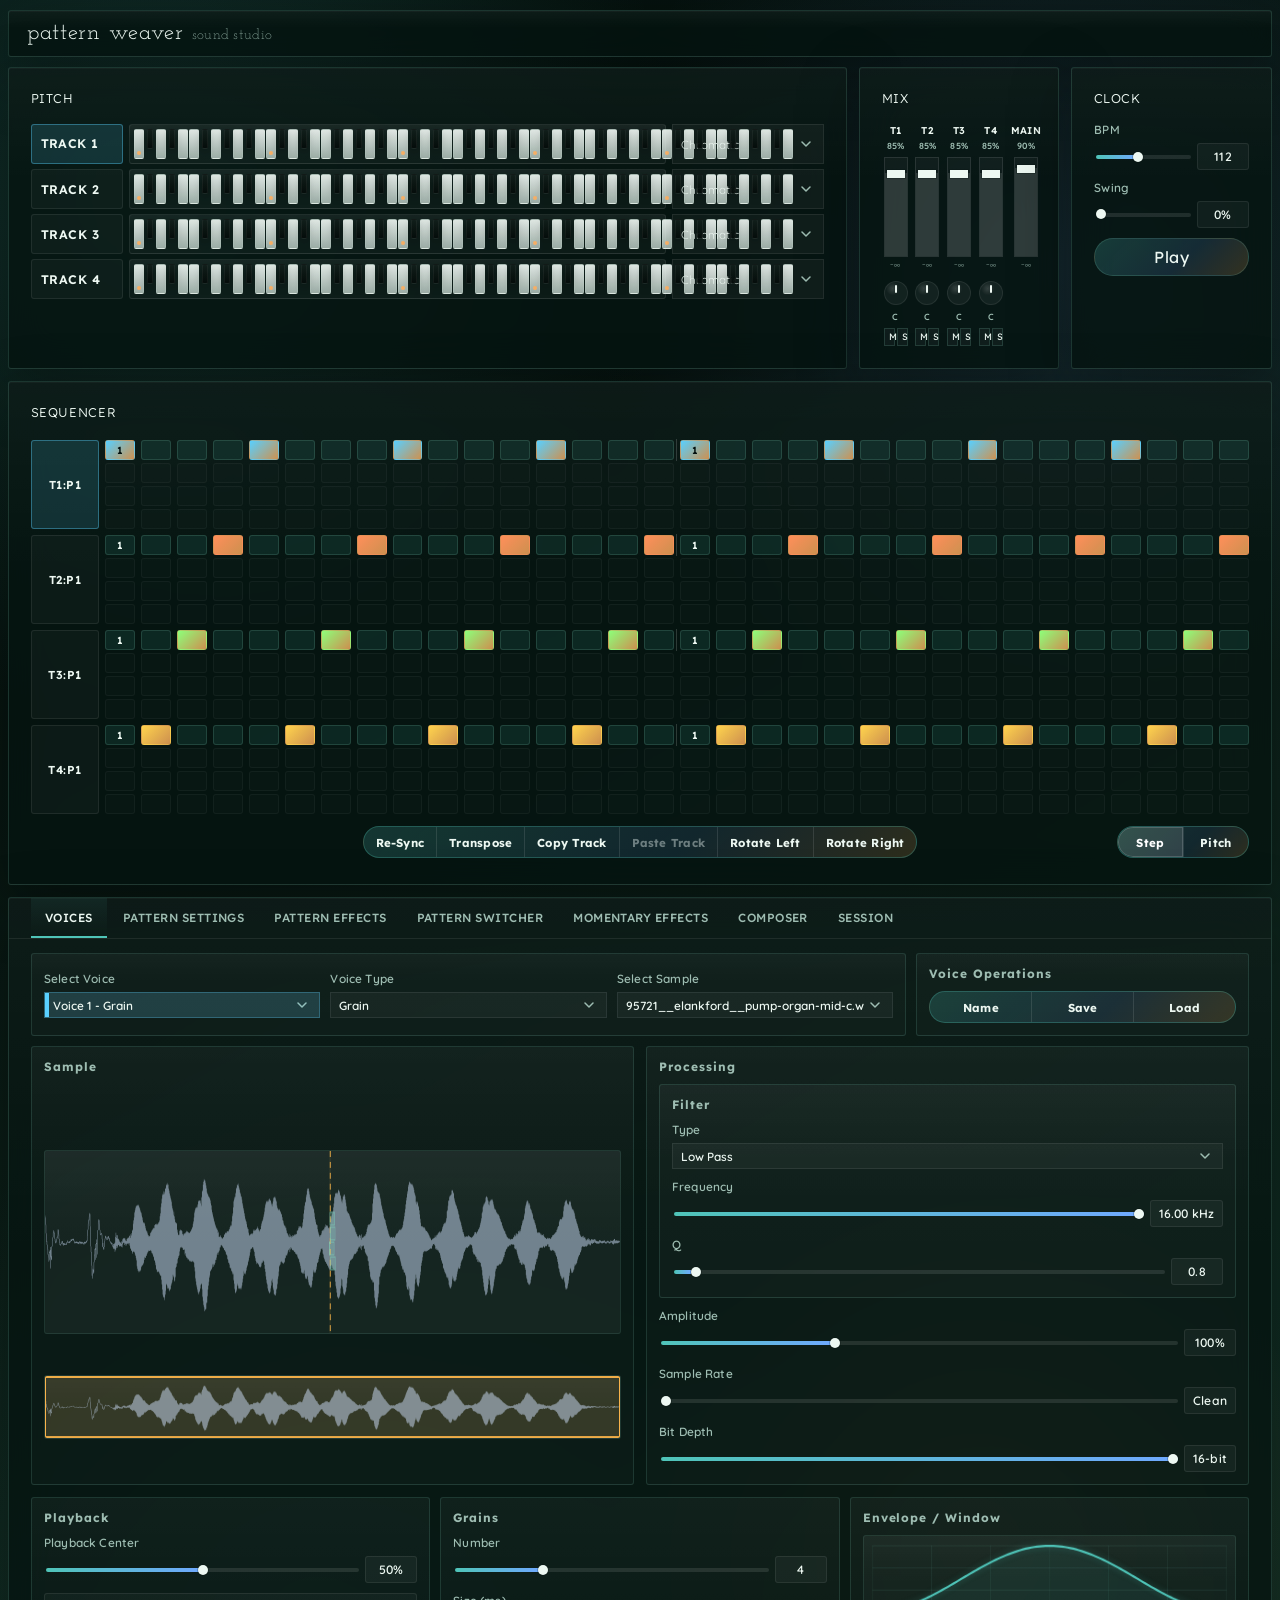
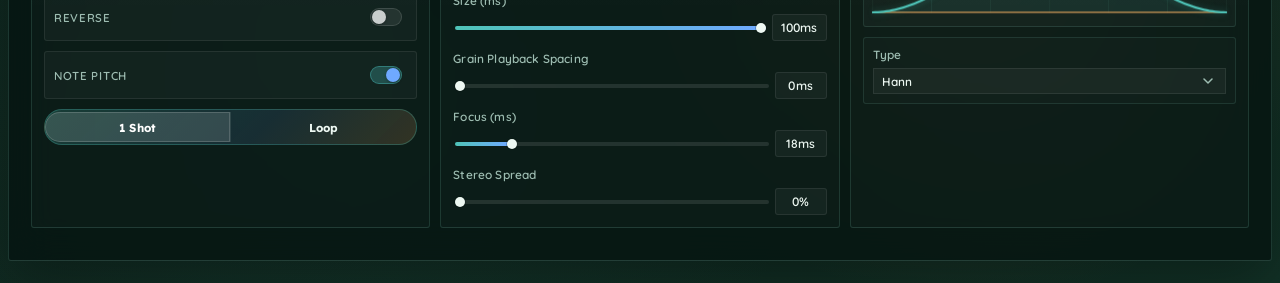
<file: prototype-v6/index.html>
<!doctype html>
<html lang="en">
  <head>
    <meta charset="UTF-8" />
    <meta name="viewport" content="width=device-width, initial-scale=1.0" />
    <title>Pattern Weaver Sound Studio</title>
    <link rel="preconnect" href="https://fonts.googleapis.com" />
    <link rel="preconnect" href="https://fonts.gstatic.com" crossorigin />
    <link
      href="https://fonts.googleapis.com/css2?family=Josefin+Slab:wght@200;300;400;500&family=Lexend+Deca:wght@400;500;600;700&family=Material+Symbols+Sharp:wght@400&family=Quicksand:wght@400;500;600;700&display=swap"
      rel="stylesheet"
    />
    <link rel="stylesheet" href="./styles.css" />
  </head>
  <body>
    <div class="app-shell">
      <header class="hero">
        <div class="hero-copy">
          <h1>pattern weaver</h1>
          <p class="subhead">sound studio</p>
        </div>
      </header>

      <main class="layout layout-v2">
        <section class="panel pane-pitch">
          <div class="panel-head">
            <div class="panel-head-copy">
              <h2>Pitch</h2>
            </div>
          </div>
          <div id="pitch-lanes" class="pitch-lanes"></div>
        </section>

        <section class="panel pane-mix">
          <div class="panel-head">
            <h2>Mix</h2>
          </div>
          <label class="compact-field mix-volume-control ui-hidden">
            Mix Volume
            <div class="slider-row">
              <input id="mix-volume" type="range" min="0" max="100" value="90" />
              <span id="mix-volume-value" class="value-pill">90%</span>
            </div>
          </label>
          <div id="mixer-grid" class="mixer-grid"></div>
        </section>

        <section class="panel pane-clock">
          <div class="panel-head">
            <h2>Clock</h2>
          </div>
          <div class="control-grid micro-control-grid">
            <label class="compact-field span-2">
              BPM
              <div class="slider-row">
                <input id="bpm" type="range" min="60" max="180" value="112" />
                <span id="bpm-value" class="value-pill">112</span>
              </div>
            </label>
            <label class="compact-field span-2">
              Swing
              <div class="slider-row">
                <input id="swing" type="range" min="0" max="100" value="0" />
                <span id="swing-value" class="value-pill">0%</span>
              </div>
            </label>
            <div class="transport-single span-2">
              <button id="transport-toggle" class="primary">Play</button>
            </div>
          </div>
        </section>

        <section class="panel pane-sequence">
          <div class="panel-head">
            <div class="panel-head-copy">
              <h2>Sequencer</h2>
            </div>
          </div>
          <div id="pattern-grid" class="pattern-grid"></div>
          <div class="sequencer-footer">
            <div class="voice-operation-button-group sequencer-actions" role="group" aria-label="Sequencer controls">
              <button id="sequencer-sync" type="button">Re-Sync</button>
              <button id="sequencer-transpose" type="button">Transpose</button>
              <button id="sequencer-copy-track" type="button">Copy Track</button>
              <button id="sequencer-paste-track" type="button" disabled>Paste Track</button>
              <button id="sequencer-shift-left" type="button">Rotate Left</button>
              <button id="sequencer-shift-right" type="button">Rotate Right</button>
            </div>
            <div class="voice-operation-button-group sequencer-mode-toggle" role="group" aria-label="Sequencer edit mode">
              <button id="sequencer-mode-step" type="button" class="active" aria-pressed="true">Step</button>
              <button id="sequencer-mode-pitch" type="button" aria-pressed="false">Pitch</button>
            </div>
          </div>
        </section>

        <section class="panel pane-workspace">
          <div id="workspace-tabs" class="workspace-tabs" role="tablist" aria-label="Workspace Sections">
            <button class="workspace-tab active" type="button" role="tab" aria-selected="true" data-workspace-tab="voices">Voices</button>
            <button class="workspace-tab" type="button" role="tab" aria-selected="false" data-workspace-tab="patterns">Pattern Settings</button>
            <button class="workspace-tab" type="button" role="tab" aria-selected="false" data-workspace-tab="track-effects">Pattern Effects</button>
            <button class="workspace-tab" type="button" role="tab" aria-selected="false" data-workspace-tab="pattern-switcher">Pattern Switcher</button>
            <button class="workspace-tab" type="button" role="tab" aria-selected="false" data-workspace-tab="momentary-effects">Momentary Effects</button>
            <button class="workspace-tab" type="button" role="tab" aria-selected="false" data-workspace-tab="composer">Composer</button>
            <button class="workspace-tab" type="button" role="tab" aria-selected="false" data-workspace-tab="session">Session</button>
          </div>
          <div class="workspace-panels">
            <section class="workspace-panel workspace-panel-voices is-active" data-workspace-panel="voices">
              <div class="voice-toolbar">
                <section class="control-group nested-control-group voice-routing-group" aria-label="Voice selection">
                  <div class="voice-routing-grid">
                    <label class="compact-field voice-select-control">
                      Select Voice
                      <select id="voice-select"></select>
                    </label>
                    <label class="compact-field voice-type-control">
                      Voice Type
                      <select id="mode">
                        <option value="synth">Mono Synth</option>
                        <option value="fm">FM Synth</option>
                        <option value="granular">Grain</option>
                        <option value="chop">Chop</option>
                      </select>
                    </label>
                    <label id="voice-sample-field" class="compact-field voice-sample-control">
                      Select Sample
                      <select id="voice-sample-select"></select>
                    </label>
                    <input id="voice-sample-input" type="file" accept="audio/*" hidden />
                  </div>
                </section>
                <section class="control-group nested-control-group voice-operations-group" aria-labelledby="voice-operations-title">
                  <div class="control-group-head">
                    <h3 id="voice-operations-title">Voice Operations</h3>
                  </div>
                  <div class="voice-operation-button-group" role="group" aria-label="Voice operations">
                    <button id="voice-name" type="button">Name</button>
                    <button id="voice-save" type="button">Save</button>
                    <button id="voice-load" type="button">Load</button>
                  </div>
                  <input id="voice-load-input" type="file" accept=".json,application/json" hidden />
                </section>
              </div>
              <div class="control-stack track-settings-stack">
                <section id="sample-voice-settings-group" class="control-stack grain-settings-stack sample-voice-settings-group" aria-label="Grain voice settings">
                  <section id="sample-settings-group" class="control-group nested-control-group grain-sample-group" aria-labelledby="sample-group-title">
                    <div class="control-group-head">
                      <h3 id="sample-group-title">Sample</h3>
                    </div>
                    <div class="chop-sample-display">
                      <canvas id="grain-waveform" class="chop-waveform" width="1200" height="184"></canvas>
                      <canvas id="grain-waveform-overview" class="chop-waveform-overview" width="1200" height="64"></canvas>
                    </div>
                  </section>

                  <div id="voice-playback-settings-group" class="grain-playback-group grain-voice-controls-grid" aria-label="Grain voice controls">
                    <section class="control-group nested-control-group grain-playback-subgroup grain-playback-controls-group" aria-labelledby="grain-playback-title">
                      <div class="control-group-head">
                        <h3 id="grain-playback-title">Playback</h3>
                      </div>
                      <label id="grain-location-field" class="compact-field ui-hidden">
                        Playback Behavior
                        <select id="grain-location">
                          <option value="fixed">Fixed</option>
                          <option value="sequential">Sequential</option>
                          <option value="sweep">Sweep</option>
                          <option value="random">Random</option>
                        </select>
                      </label>
                      <label class="compact-field" id="voice-placement-field">
                        Playback Center
                        <div class="slider-row">
                          <input id="voice-placement" type="range" min="0" max="100" value="50" />
                          <span id="voice-placement-value" class="value-pill">50%</span>
                        </div>
                      </label>
                      <div class="grain-toggle-stack">
                        <div class="chop-toggle-control">
                          <span class="composer-playback-label">Reverse</span>
                          <button id="grain-reverse-toggle" type="button" class="composer-slot-switch" aria-pressed="false" aria-label="Reverse playback off">
                            <span class="composer-slot-switch-track" aria-hidden="true">
                              <span class="composer-slot-switch-thumb"></span>
                            </span>
                          </button>
                        </div>
                        <div class="chop-toggle-control">
                          <span class="composer-playback-label">Note Pitch</span>
                          <button id="grain-use-note-pitch-toggle" type="button" class="composer-slot-switch" aria-pressed="true" aria-label="Use note pitch on">
                            <span class="composer-slot-switch-track" aria-hidden="true">
                              <span class="composer-slot-switch-thumb"></span>
                            </span>
                          </button>
                        </div>
                        <div class="voice-operation-button-group grain-playback-mode-group" role="group" aria-label="Grain playback mode">
                          <button id="grain-play-one-shot" type="button">1 Shot</button>
                          <button id="grain-play-loop" type="button">Loop</button>
                        </div>
                      </div>
                    </section>

                    <section class="control-group nested-control-group grain-playback-subgroup" aria-labelledby="grain-cloud-title">
                      <div class="control-group-head">
                        <h3 id="grain-cloud-title">Grains</h3>
                      </div>
                      <label class="compact-field">
                        Number
                        <div class="slider-row">
                          <input id="grain-count" type="range" min="1" max="12" step="1" value="4" />
                          <span id="grain-count-value" class="value-pill">4</span>
                        </div>
                      </label>
                      <label class="compact-field">
                        Size (ms)
                        <div class="slider-row">
                          <input id="grain-size" type="range" min="1" max="100" step="1" value="40" />
                          <span id="grain-size-value" class="value-pill">40ms</span>
                        </div>
                      </label>
                      <label class="compact-field">
                        Grain Playback Spacing
                        <div class="slider-row">
                          <input id="grain-spacing" type="range" min="0" max="200" step="1" value="0" />
                          <span id="grain-spacing-value" class="value-pill">0ms</span>
                        </div>
                      </label>
                      <label class="compact-field">
                        Focus (ms)
                        <div class="slider-row">
                          <input id="grain-focus" type="range" min="1" max="100" step="1" value="18" />
                          <span id="grain-focus-value" class="value-pill">18ms</span>
                        </div>
                      </label>
                      <label class="compact-field">
                        Stereo Spread
                        <div class="slider-row">
                          <input id="grain-stereo-spread" type="range" min="0" max="100" step="1" value="0" />
                          <span id="grain-stereo-spread-value" class="value-pill">0%</span>
                        </div>
                      </label>
                    </section>

                    <div id="grain-envelope-slot" class="grain-envelope-slot"></div>
                    <section id="shared-voice-envelope-group" class="control-group nested-control-group grain-playback-subgroup grain-envelope-group" aria-labelledby="grain-envelope-title">
                      <div class="control-group-head">
                        <h3 id="grain-envelope-title">Envelope / Window</h3>
                      </div>
                      <canvas id="grain-envelope-visualizer" class="grain-envelope-visualizer" width="520" height="92" aria-label="Grain envelope shape visualizer"></canvas>
                      <div class="envelope-type-stack grain-envelope-type-stack">
                        <div class="grain-envelope-grid">
                          <label class="compact-field">
                            Type
                            <select id="grain-envelope-type">
                              <option value="adsr">ADSR</option>
                              <option value="hann">Hann</option>
                              <option value="gaussian">Gaussian</option>
                              <option value="tukey">Tukey</option>
                            </select>
                          </label>
                          <label id="grain-envelope-attack-field" class="compact-field">
                            Attack
                            <div class="slider-row">
                              <input id="grain-envelope-attack" type="range" min="0" max="100" step="1" value="4" />
                              <span id="grain-envelope-attack-value" class="value-pill">4ms</span>
                            </div>
                          </label>
                          <label id="grain-envelope-decay-field" class="compact-field">
                            Decay
                            <div class="slider-row">
                              <input id="grain-envelope-decay" type="range" min="0" max="100" step="1" value="10" />
                              <span id="grain-envelope-decay-value" class="value-pill">10ms</span>
                            </div>
                          </label>
                          <label id="grain-envelope-sustain-field" class="compact-field">
                            Sustain
                            <div class="slider-row">
                              <input id="grain-envelope-sustain" type="range" min="0" max="100" step="1" value="100" />
                              <span id="grain-envelope-sustain-value" class="value-pill">100%</span>
                            </div>
                          </label>
                          <label id="grain-envelope-release-field" class="compact-field">
                            Release
                            <div class="slider-row">
                              <input id="grain-envelope-release" type="range" min="0" max="100" step="1" value="8" />
                              <span id="grain-envelope-release-value" class="value-pill">8ms</span>
                            </div>
                          </label>
                          <label id="grain-envelope-gaussian-width-field" class="compact-field ui-hidden">
                            Width
                            <div class="slider-row">
                              <input id="grain-envelope-gaussian-width" type="range" min="10" max="100" step="1" value="50" />
                              <span id="grain-envelope-gaussian-width-value" class="value-pill">50%</span>
                            </div>
                          </label>
                          <label id="grain-envelope-tukey-taper-field" class="compact-field ui-hidden">
                            Taper
                            <div class="slider-row">
                              <input id="grain-envelope-tukey-taper" type="range" min="5" max="100" step="1" value="60" />
                              <span id="grain-envelope-tukey-taper-value" class="value-pill">60%</span>
                            </div>
                          </label>
                        </div>
                      </div>
                    </section>
                  </div>

                  <section class="control-group nested-control-group grain-processing-group" aria-labelledby="grain-processing-title">
                    <div class="control-group-head">
                      <h3 id="grain-processing-title">Processing</h3>
                    </div>
                    <div class="control-stack chop-processing-stack">
                      <section class="control-group nested-control-group synth-filter-group chop-filter-group" aria-labelledby="grain-filter-group-title">
                        <div class="control-group-head">
                          <h3 id="grain-filter-group-title">Filter</h3>
                        </div>
                        <label class="compact-field">
                          Type
                          <select id="grain-filter-type">
                            <option value="lowpass">Low Pass</option>
                            <option value="bandpass">Band Pass</option>
                            <option value="highpass">High Pass</option>
                          </select>
                        </label>
                        <label class="compact-field">
                          Frequency
                          <div class="slider-row">
                            <input id="grain-filter-frequency" type="range" min="20" max="16000" value="16000" />
                            <span id="grain-filter-frequency-value" class="value-pill">16.00 kHz</span>
                          </div>
                        </label>
                        <label class="compact-field">
                          Q
                          <div class="slider-row">
                            <input id="grain-filter-q" type="range" min="0.1" max="20" step="0.1" value="0.8" />
                            <span id="grain-filter-q-value" class="value-pill">0.8</span>
                          </div>
                        </label>
                      </section>
                      <label class="compact-field">
                        Amplitude
                        <div class="slider-row">
                          <input id="grain-amplitude" type="range" min="0" max="300" value="100" />
                          <span id="grain-amplitude-value" class="value-pill">100%</span>
                        </div>
                      </label>
                      <label class="compact-field">
                        Sample Rate
                        <div class="slider-row">
                          <input id="grain-sample-rate-reduction" type="range" min="0" max="100" value="0" />
                          <span id="grain-sample-rate-reduction-value" class="value-pill">Clean</span>
                        </div>
                      </label>
                      <label class="compact-field">
                        Bit Depth
                        <div class="slider-row">
                          <input id="grain-bit-depth" type="range" min="4" max="16" step="1" value="16" />
                          <span id="grain-bit-depth-value" class="value-pill">16-bit</span>
                        </div>
                      </label>
                    </div>
                  </section>
                </section>

                <section id="synth-settings-group" class="control-group synth-settings-group ui-hidden" aria-label="Mono Synth voice settings">
                  <div class="synth-settings-layout">
                    <section class="control-group nested-control-group synth-wave-group" aria-labelledby="synth-wave-group-title">
                      <div class="control-group-head">
                        <h3 id="synth-wave-group-title">Wave</h3>
                      </div>
                      <label class="compact-field">
                        Wave
                        <select id="synth-wave">
                          <option value="sine">Sine</option>
                          <option value="triangle">Triangle</option>
                          <option value="sawtooth">Saw</option>
                          <option value="square">Square</option>
                        </select>
                      </label>
                      <label class="compact-field">
                        Wave / Noise Mix
                        <div class="slider-row">
                          <input id="synth-noise-mix" type="range" min="0" max="100" value="0" />
                          <span id="synth-noise-mix-value" class="value-pill">0%</span>
                        </div>
                      </label>
                    </section>
                    <section class="control-group nested-control-group synth-filter-group" aria-labelledby="synth-filter-group-title">
                      <div class="control-group-head">
                        <h3 id="synth-filter-group-title">Filter</h3>
                      </div>
                      <label class="compact-field">
                        Type
                        <select id="synth-filter-type">
                          <option value="lowpass">Low Pass</option>
                          <option value="bandpass">Band Pass</option>
                          <option value="highpass">High Pass</option>
                        </select>
                      </label>
                      <label class="compact-field">
                        Frequency
                        <div class="slider-row">
                          <input id="synth-filter-frequency" type="range" min="20" max="16000" value="3200" />
                          <span id="synth-filter-frequency-value" class="value-pill">3.20 kHz</span>
                        </div>
                      </label>
                      <label class="compact-field">
                        Q
                        <div class="slider-row">
                          <input id="synth-filter-q" type="range" min="0.1" max="20" step="0.1" value="0.8" />
                          <span id="synth-filter-q-value" class="value-pill">0.8</span>
                        </div>
                      </label>
                    </section>
                    <section class="control-group nested-control-group synth-visual-group" aria-labelledby="synth-visual-title">
                      <div class="control-group-head">
                        <h3 id="synth-visual-title">Wave Sculpt</h3>
                      </div>
                      <canvas id="synth-waveform-scope" class="synth-waveform-scope" width="520" height="118"></canvas>
                      <label class="compact-field">
                        Wave Shape
                        <div class="slider-row">
                          <input id="synth-wave-shape" type="range" min="0" max="100" value="50" />
                          <span id="synth-wave-shape-value" class="value-pill">50%</span>
                        </div>
                      </label>
                      <label class="compact-field">
                        Amplitude
                        <div class="slider-row">
                          <input id="synth-level" type="range" min="0" max="100" value="70" />
                          <span id="synth-level-value" class="value-pill">70%</span>
                        </div>
                      </label>
                      <label class="compact-field">
                        Wave Fold
                        <div class="slider-row">
                          <input id="synth-fold" type="range" min="0" max="100" value="0" />
                          <span id="synth-fold-value" class="value-pill">0%</span>
                        </div>
                      </label>
                    </section>
                  </div>
                </section>

                <section id="fm-settings-group" class="control-group synth-settings-group ui-hidden" aria-label="FM Synth voice settings">
                  <div class="synth-settings-layout fm-settings-layout">
                    <section class="control-group nested-control-group fm-operator-pane" aria-labelledby="fm-mod1-title">
                      <div class="control-group-head"><h3 id="fm-mod1-title">Modulator 1</h3></div>
                      <label class="compact-field">Wave Type<select id="fm-mod1-wave"><option value="disabled">Disabled</option><option value="sine">Sine</option><option value="triangle">Triangle</option><option value="sawtooth">Saw</option><option value="square">Square</option><option value="noise">Noise</option></select></label>
                      <div class="fm-sculpt-controls" aria-label="Modulator 1 wave sculpt">
                        <div class="control-group-head"><h3>Wave Sculpt</h3></div>
                        <label class="compact-field">Shape<div class="slider-row"><input id="fm-mod1-shape" type="range" min="0" max="100" value="50" /><span id="fm-mod1-shape-value" class="value-pill">50%</span></div></label>
                        <label class="compact-field">Fold<div class="slider-row"><input id="fm-mod1-fold" type="range" min="0" max="100" value="0" /><span id="fm-mod1-fold-value" class="value-pill">0%</span></div></label>
                      </div>
                      <label id="fm-mod1-ratio-field" class="compact-field">Frequency Ratio<div class="slider-row"><input id="fm-mod1-ratio" type="range" min="0.5" max="16" step="0.5" value="1" /><span id="fm-mod1-ratio-value" class="value-pill">1.0×</span></div></label>
                      <label class="compact-field">Modulation Depth<div class="slider-row"><input id="fm-mod1-depth" type="range" min="0" max="20" step="0.1" value="2" /><span id="fm-mod1-depth-value" class="value-pill">2.0</span></div></label>
                    </section>
                    <section class="control-group nested-control-group fm-operator-pane" aria-labelledby="fm-mod2-title">
                      <div class="control-group-head"><h3 id="fm-mod2-title">Modulator 2</h3></div>
                      <label class="compact-field">Wave Type<select id="fm-mod2-wave"><option value="sine">Sine</option><option value="triangle">Triangle</option><option value="sawtooth">Saw</option><option value="square">Square</option><option value="noise">Noise</option></select></label>
                      <div class="fm-sculpt-controls" aria-label="Modulator 2 wave sculpt">
                        <div class="control-group-head"><h3>Wave Sculpt</h3></div>
                        <label class="compact-field">Shape<div class="slider-row"><input id="fm-mod2-shape" type="range" min="0" max="100" value="50" /><span id="fm-mod2-shape-value" class="value-pill">50%</span></div></label>
                        <label class="compact-field">Fold<div class="slider-row"><input id="fm-mod2-fold" type="range" min="0" max="100" value="0" /><span id="fm-mod2-fold-value" class="value-pill">0%</span></div></label>
                      </div>
                      <label id="fm-mod2-ratio-field" class="compact-field">Frequency Ratio<div class="slider-row"><input id="fm-mod2-ratio" type="range" min="0.5" max="16" step="0.5" value="2" /><span id="fm-mod2-ratio-value" class="value-pill">2.0×</span></div></label>
                      <label class="compact-field">Modulation Depth<div class="slider-row"><input id="fm-mod2-depth" type="range" min="0" max="20" step="0.1" value="2" /><span id="fm-mod2-depth-value" class="value-pill">2.0</span></div></label>
                    </section>
                    <section class="control-group nested-control-group fm-operator-pane" aria-labelledby="fm-carrier-title">
                      <div class="control-group-head"><h3 id="fm-carrier-title">Carrier</h3></div>
                      <label class="compact-field">Wave Type<select id="fm-carrier-wave"><option value="sine">Sine</option><option value="triangle">Triangle</option><option value="sawtooth">Saw</option><option value="square">Square</option></select></label>
                      <div class="fm-sculpt-controls" aria-label="Carrier wave sculpt">
                        <div class="control-group-head"><h3>Wave Sculpt</h3></div>
                        <label class="compact-field">Shape<div class="slider-row"><input id="fm-carrier-shape" type="range" min="0" max="100" value="50" /><span id="fm-carrier-shape-value" class="value-pill">50%</span></div></label>
                        <label class="compact-field">Fold<div class="slider-row"><input id="fm-carrier-fold" type="range" min="0" max="100" value="0" /><span id="fm-carrier-fold-value" class="value-pill">0%</span></div></label>
                      </div>
                      <label class="compact-field">Feedback Send<select id="fm-feedback-send"><option value="off">Off</option><option value="mod1">Modulator 1</option><option value="mod2">Modulator 2</option></select></label>
                      <label id="fm-feedback-amount-field" class="compact-field">Feedback Amount<div class="slider-row"><input id="fm-feedback-amount" type="range" min="0" max="100" value="0" /><span id="fm-feedback-amount-value" class="value-pill">0%</span></div></label>
                    </section>
                    <section class="control-group nested-control-group fm-operator-pane" aria-labelledby="fm-output-title">
                      <div class="control-group-head"><h3 id="fm-output-title">Output / Filter</h3></div>
                      <label class="compact-field">Output Level<div class="slider-row"><input id="fm-level" type="range" min="0" max="100" value="70" /><span id="fm-level-value" class="value-pill">70%</span></div></label>
                      <label class="compact-field">Filter Type<select id="fm-filter-type"><option value="lowpass">Low Pass</option><option value="bandpass">Band Pass</option><option value="highpass">High Pass</option></select></label>
                      <label class="compact-field">Cutoff<div class="slider-row"><input id="fm-filter-frequency" type="range" min="20" max="16000" value="16000" /><span id="fm-filter-frequency-value" class="value-pill">16.00 kHz</span></div></label>
                      <label class="compact-field">Resonance<div class="slider-row"><input id="fm-filter-q" type="range" min="0.1" max="20" step="0.1" value="0.8" /><span id="fm-filter-q-value" class="value-pill">0.8</span></div></label>
                    </section>
                  </div>
                </section>

                <section id="chop-settings-group" class="control-stack chop-settings-stack ui-hidden" aria-label="Chop voice settings">
                  <div class="chop-voice-controls-grid">
                    <section class="control-group nested-control-group chop-playhead-group" aria-labelledby="chop-playhead-title">
                      <div class="control-group-head"><h3 id="chop-playhead-title">Playhead Behavior</h3></div>
                      <div class="chop-playback-subgroup" aria-label="Playhead behavior settings">
                        <label class="compact-field">Mode<select id="chop-playhead-behavior"><option value="fixed">Fixed Position</option><option value="random">Random</option><option value="note">Jump to Note</option></select></label>
                        <label class="compact-field" id="chop-playhead-position-field">Playhead Position<div class="slider-row"><input id="chop-playhead-position" type="range" min="0" max="100" value="0" /><span id="chop-playhead-position-value" class="value-pill">0%</span></div></label>
                        <label class="compact-field">Playback Length<div class="slider-row"><input id="chop-playback-length" type="range" min="50" max="1500" step="10" value="150" /><span id="chop-playback-length-value" class="value-pill">150ms</span></div></label>
                      </div>
                    </section>
                    <section class="control-group nested-control-group chop-playback-group" aria-labelledby="chop-playback-title">
                      <div class="control-group-head"><h3 id="chop-playback-title">Playback</h3></div>
                      <div class="chop-playback-subgroup chop-playback-options-subgroup" aria-label="Playback mode settings">
                        <div class="chop-toggle-row">
                          <div class="chop-toggle-control"><span class="composer-playback-label">Reverse</span><button id="chop-reverse-toggle" type="button" class="composer-slot-switch" aria-pressed="false" aria-label="Reverse playback off"><span class="composer-slot-switch-track" aria-hidden="true"><span class="composer-slot-switch-thumb"></span></span></button></div>
                          <div class="chop-toggle-control"><span class="composer-playback-label">Use Note Pitch</span><button id="chop-use-note-pitch-toggle" type="button" class="composer-slot-switch" aria-pressed="false" aria-label="Use note pitch off"><span class="composer-slot-switch-track" aria-hidden="true"><span class="composer-slot-switch-thumb"></span></span></button></div>
                        </div>
                        <div class="voice-operation-button-group chop-playback-mode-group" role="group" aria-label="Chop playback mode"><button id="chop-play-one-shot" type="button">1 Shot</button><button id="chop-play-loop" type="button">Loop</button></div>
                      </div>
                    </section>
                    <div id="chop-envelope-slot" class="chop-envelope-slot"></div>
                  </div>

                  <section class="control-group nested-control-group chop-processing-group" aria-labelledby="chop-processing-title">
                    <div class="control-group-head">
                      <h3 id="chop-processing-title">Processing</h3>
                    </div>
                    <div class="control-stack chop-processing-stack">
                      <section class="control-group nested-control-group synth-filter-group chop-filter-group" aria-labelledby="chop-filter-group-title">
                        <div class="control-group-head">
                          <h3 id="chop-filter-group-title">Filter</h3>
                        </div>
                        <label class="compact-field">
                          Type
                          <select id="chop-filter-type">
                            <option value="lowpass">Low Pass</option>
                            <option value="bandpass">Band Pass</option>
                            <option value="highpass">High Pass</option>
                          </select>
                        </label>
                        <label class="compact-field">
                          Frequency
                          <div class="slider-row">
                            <input id="chop-filter-frequency" type="range" min="20" max="16000" value="16000" />
                            <span id="chop-filter-frequency-value" class="value-pill">16.00 kHz</span>
                          </div>
                        </label>
                        <label class="compact-field">
                          Q
                          <div class="slider-row">
                            <input id="chop-filter-q" type="range" min="0.1" max="20" step="0.1" value="0.8" />
                            <span id="chop-filter-q-value" class="value-pill">0.8</span>
                          </div>
                        </label>
                      </section>
                      <label class="compact-field">
                        Amplitude
                        <div class="slider-row">
                          <input id="chop-amplitude" type="range" min="0" max="300" value="100" />
                          <span id="chop-amplitude-value" class="value-pill">100%</span>
                        </div>
                      </label>
                      <label class="compact-field">
                        Sample Rate
                        <div class="slider-row">
                          <input id="chop-sample-rate-reduction" type="range" min="0" max="100" value="0" />
                          <span id="chop-sample-rate-reduction-value" class="value-pill">Clean</span>
                        </div>
                      </label>
                      <label class="compact-field">
                        Bit Depth
                        <div class="slider-row">
                          <input id="chop-bit-depth" type="range" min="4" max="16" step="1" value="16" />
                          <span id="chop-bit-depth-value" class="value-pill">16-bit</span>
                        </div>
                      </label>
                    </div>
                  </section>

                  <section class="control-group nested-control-group chop-sample-group" aria-labelledby="chop-sample-title">
                    <div class="control-group-head">
                      <h3 id="chop-sample-title">Sample</h3>
                    </div>
                    <div class="chop-sample-display">
                      <canvas id="chop-waveform" class="chop-waveform" width="1200" height="184"></canvas>
                      <canvas id="chop-waveform-overview" class="chop-waveform-overview" width="1200" height="64"></canvas>
                    </div>
                  </section>
                </section>
              </div>
            </section>

            <section class="workspace-panel workspace-panel-session" data-workspace-panel="session">
              <div class="session-toolbar">
                <section class="control-group nested-control-group session-summary-group" aria-labelledby="session-summary-title">
                  <div class="control-group-head">
                    <h3 id="session-summary-title">Session</h3>
                  </div>
                  <dl class="session-metadata-grid">
                    <div>
                      <dt>Session Name</dt>
                      <dd id="session-name-value">Untitled Session</dd>
                    </div>
                    <div>
                      <dt>Date &amp; Time Created</dt>
                      <dd id="session-created-value">Not saved yet</dd>
                    </div>
                    <div>
                      <dt>Last Date &amp; Time Modified</dt>
                      <dd id="session-modified-value">Not saved yet</dd>
                    </div>
                  </dl>
                </section>
                <section class="control-group nested-control-group session-operations-group" aria-labelledby="session-operations-title">
                  <div class="control-group-head">
                    <h3 id="session-operations-title">Session Operations</h3>
                  </div>
                  <div class="voice-operation-button-group session-operation-button-group" role="group" aria-label="Session operations">
                    <button id="session-name" type="button">Name</button>
                    <button id="session-save" type="button">Save</button>
                    <button id="session-load" type="button">Load</button>
                    <button id="session-clear" type="button">Clear</button>
                  </div>
                  <input id="session-load-input" type="file" accept=".json,application/json" hidden />
                </section>
              </div>
            </section>

            <section class="workspace-panel workspace-panel-patterns" data-workspace-panel="patterns">
              <div class="workspace-patterns-shell">
                <div id="track-settings-group" class="control-group sequence-settings-group track-settings-panel-group">
                  <section class="control-group nested-control-group pattern-settings-toolbar-group" aria-label="Pattern selection">
                    <div class="pattern-settings-toolbar">
                      <label class="compact-field">
                        Track
                        <select id="track-settings-track-select"></select>
                      </label>
                      <label class="compact-field">
                        Pattern
                        <select id="track-pattern-select"></select>
                      </label>
                      <label class="compact-field">
                        Voice
                        <select id="pattern-voice-select">
                          <option value="0">Voice 1</option>
                          <option value="1">Voice 2</option>
                          <option value="2">Voice 3</option>
                          <option value="3">Voice 4</option>
                        </select>
                      </label>
                    </div>
                  </section>
                  <div class="sequence-settings-stack pattern-settings-stack">
                    <section class="control-group nested-control-group track-step-fill-group pattern-settings-sequencer" aria-labelledby="track-sequencer-title">
                      <div class="control-group-head">
                        <h3 id="track-sequencer-title">Length &amp; Subdivisions</h3>
                      </div>
                      <div class="control-grid track-settings-grid">
                        <label class="compact-field">
                          Bars
                          <div class="slider-row">
                            <input id="track-bars" type="range" min="1" max="8" value="2" />
                            <span id="track-bars-value" class="value-pill">2</span>
                          </div>
                        </label>
                        <label class="compact-field">
                          Steps / Bar
                          <div class="slider-row">
                            <input id="track-steps" type="range" min="1" max="32" value="16" />
                            <span id="track-steps-value" class="value-pill">16</span>
                          </div>
                        </label>
                      </div>
                    </section>
                    <section class="control-group nested-control-group track-step-fill-group pattern-settings-playback" aria-labelledby="track-playback-title">
                      <div class="control-group-head">
                        <h3 id="track-playback-title">Playback</h3>
                      </div>
                      <div class="control-grid track-settings-grid">
                        <label class="compact-field">
                          Playhead Mode
                          <select id="track-playback-mode">
                            <option value="forward">Forward</option>
                            <option value="ping-pong">Ping Pong</option>
                            <option value="random">Random</option>
                            <option value="reverse">Reverse</option>
                          </select>
                        </label>
                        <label class="compact-field">
                          Step Playback Probability
                          <div class="slider-row">
                            <input id="track-step-probability" type="range" min="0" max="100" value="100" />
                            <span id="track-step-probability-value" class="value-pill">100%</span>
                          </div>
                        </label>
                      </div>
                      <div class="pattern-variation-grid">
                        <section class="control-group nested-control-group track-step-fill-group pattern-variation-group" aria-labelledby="track-step-variation-title">
                          <div class="control-group-head">
                            <h3 id="track-step-variation-title">Step Variation</h3>
                          </div>
                          <div class="pattern-variation-controls">
                            <div class="compact-field">
                              <div class="voice-operation-button-group composer-toggle-group pattern-variation-toggle-group" role="group" aria-label="Step variation lock mode">
                                <button type="button" data-step-variation-lock="bar-one">Lock the 1</button>
                                <button type="button" data-step-variation-lock="first-active">Lock 1st Active</button>
                                <button type="button" data-step-variation-lock="none">No Lock</button>
                              </div>
                            </div>
                            <label class="compact-field">
                              Variation
                              <div class="slider-row">
                                <input id="track-step-variation-amount" type="range" min="0" max="100" value="0" />
                                <span id="track-step-variation-amount-value" class="value-pill">0%</span>
                              </div>
                            </label>
                          </div>
                        </section>
                        <section class="control-group nested-control-group track-step-fill-group pattern-variation-group" aria-labelledby="track-pitch-variation-title">
                          <div class="control-group-head">
                            <h3 id="track-pitch-variation-title">Pitch Variation</h3>
                          </div>
                          <div class="pattern-variation-controls">
                            <div class="compact-field">
                              <div class="voice-operation-button-group composer-toggle-group pattern-variation-toggle-group" role="group" aria-label="Pitch variation lock mode">
                                <button type="button" data-pitch-variation-lock="bar-one">Lock the 1</button>
                                <button type="button" data-pitch-variation-lock="first-active">Lock 1st Active</button>
                                <button type="button" data-pitch-variation-lock="none">No Lock</button>
                              </div>
                            </div>
                            <label class="compact-field">
                              Variation
                              <div class="slider-row">
                                <input id="track-pitch-variation-amount" type="range" min="0" max="100" value="0" />
                                <span id="track-pitch-variation-amount-value" class="value-pill">0%</span>
                              </div>
                            </label>
                          </div>
                        </section>
                      </div>
                    </section>
                    <div class="pattern-settings-fill-column">
                      <section class="control-group nested-control-group track-step-fill-group pattern-settings-step-fill" aria-labelledby="track-step-fill-title">
                        <div class="control-group-head">
                          <h3 id="track-step-fill-title">Step Fill</h3>
                        </div>
                        <div class="control-grid track-settings-grid">
                          <label class="compact-field">
                            Type
                            <select id="track-step-fill-type">
                              <option value="none">None</option>
                              <option value="even">Even</option>
                              <option value="random">Random</option>
                              <option value="custom">Custom</option>
                            </select>
                          </label>
                          <label id="track-step-fill-amount-field" class="compact-field">
                            Amount
                            <div class="slider-row">
                              <input id="track-step-fill-amount" type="range" min="0" max="100" value="0" />
                              <span id="track-step-fill-amount-value" class="value-pill">0%</span>
                            </div>
                          </label>
                        </div>
                      </section>
                      <section class="control-group nested-control-group track-step-fill-group pattern-settings-pitch-fill" aria-labelledby="track-pitch-fill-title">
                        <div class="control-group-head">
                          <h3 id="track-pitch-fill-title">Pitch Fill</h3>
                        </div>
                        <div class="control-grid track-settings-grid">
                          <label class="compact-field">
                            Type
                            <select id="track-pitch-fill-type">
                              <option value="single">Single</option>
                              <option value="rising">Rising</option>
                              <option value="falling">Falling</option>
                              <option value="random-once">Random Once</option>
                              <option value="random-every">Random Every</option>
                              <option value="custom">Custom</option>
                            </select>
                          </label>
                          <label class="compact-field">
                            From
                            <select id="track-pitch-fill-from"></select>
                          </label>
                          <label class="compact-field" id="track-pitch-fill-to-field">
                            To
                            <select id="track-pitch-fill-to"></select>
                          </label>
                        </div>
                      </section>
                    </div>
                    <section class="control-group nested-control-group track-step-fill-group pattern-settings-envelope" aria-labelledby="track-envelope-title">
                      <div class="control-group-head">
                        <h3 id="track-envelope-title">Envelope / Window</h3>
                      </div>
                      <canvas id="track-envelope-visualizer" class="track-envelope-visualizer" width="520" height="112" aria-label="Envelope shape visualizer"></canvas>
                      <div class="track-envelope-type-stack">
                        <div class="control-grid track-settings-grid">
                          <label class="compact-field span-2">
                            Type
                            <select id="track-envelope-type">
                              <option value="adsr">ADSR</option>
                              <option value="hann">Hann</option>
                              <option value="gaussian">Gaussian</option>
                              <option value="tukey">Tukey</option>
                            </select>
                          </label>
                          <label id="track-envelope-attack-field" class="compact-field">
                            Attack (ms)
                            <div class="slider-row">
                              <input id="track-envelope-attack" type="range" min="0" max="2000" step="1" value="10" />
                              <span id="track-envelope-attack-value" class="value-pill">10</span>
                            </div>
                          </label>
                          <label id="track-envelope-decay-field" class="compact-field">
                            Decay (ms)
                            <div class="slider-row">
                              <input id="track-envelope-decay" type="range" min="0" max="2000" step="1" value="80" />
                              <span id="track-envelope-decay-value" class="value-pill">80</span>
                            </div>
                          </label>
                          <label id="track-envelope-sustain-field" class="compact-field">
                            Sustain (%)
                            <div class="slider-row">
                              <input id="track-envelope-sustain" type="range" min="0" max="100" step="1" value="70" />
                              <span id="track-envelope-sustain-value" class="value-pill">70%</span>
                            </div>
                          </label>
                          <label id="track-envelope-release-field" class="compact-field">
                            Release (ms)
                            <div class="slider-row">
                              <input id="track-envelope-release" type="range" min="0" max="3000" step="1" value="120" />
                              <span id="track-envelope-release-value" class="value-pill">120</span>
                            </div>
                          </label>
                          <label id="track-envelope-gaussian-width-field" class="compact-field ui-hidden">
                            Width
                            <div class="slider-row">
                              <input id="track-envelope-gaussian-width" type="range" min="10" max="100" step="1" value="50" />
                              <span id="track-envelope-gaussian-width-value" class="value-pill">50%</span>
                            </div>
                          </label>
                          <label id="track-envelope-tukey-taper-field" class="compact-field ui-hidden">
                            Taper
                            <div class="slider-row">
                              <input id="track-envelope-tukey-taper" type="range" min="5" max="100" step="1" value="60" />
                              <span id="track-envelope-tukey-taper-value" class="value-pill">60%</span>
                            </div>
                          </label>
                        </div>
                      </div>
                      <div class="track-envelope-mode-stack">
                        <div class="track-envelope-mode-label">Mode</div>
                        <div class="voice-operation-button-group track-envelope-mode-group" role="group" aria-label="Pattern envelope mode">
                          <button id="track-envelope-mode-step" type="button" data-track-envelope-mode="step">Step</button>
                          <button id="track-envelope-mode-hold" type="button" data-track-envelope-mode="hold">Hold</button>
                          <button id="track-envelope-mode-loop" type="button" data-track-envelope-mode="loop">Loop</button>
                        </div>
                        <label id="track-envelope-loop-speed-field" class="compact-field ui-hidden">
                          Speed
                          <div class="slider-row">
                            <input id="track-envelope-loop-speed" type="range" min="0.25" max="16" step="0.05" value="4" />
                            <span id="track-envelope-loop-speed-value" class="value-pill">4.00Hz</span>
                          </div>
                        </label>
                      </div>
                    </section>
                  </div>
                </div>
              </div>
            </section>

            <section class="workspace-panel workspace-panel-track-effects" data-workspace-panel="track-effects">
              <div class="pattern-effects-layout">
                <section class="control-group nested-control-group pattern-effects-matrix-panel" aria-labelledby="pattern-effects-matrix-title">
                  <div class="control-group-head">
                    <h3 id="pattern-effects-matrix-title">Effects</h3>
                  </div>
                  <div id="effects-matrix" class="effects-matrix"></div>
                </section>
                <section class="control-group nested-control-group pattern-effect-settings-panel" aria-labelledby="pattern-effect-settings-title">
                  <div class="control-group-head">
                    <h3 id="pattern-effect-settings-title">Filter</h3>
                    <p id="pattern-effect-settings-track" class="effect-settings-context">Track 1 • Pattern 1</p>
                  </div>
                  <div id="pattern-effect-settings-body" class="control-stack pattern-effect-settings-body"></div>
                </section>
              </div>
            </section>

            <section class="workspace-panel workspace-panel-pattern-switcher" data-workspace-panel="pattern-switcher">
              <div id="sequence-pattern-switcher" class="effects-matrix pattern-switcher-matrix"></div>
              <div class="pattern-switcher-actions" aria-label="Pattern switcher controls">
                <div class="voice-operation-button-group pattern-switcher-mode-group" role="group" aria-label="Pattern switch mode">
                  <button id="pattern-switch-instant" type="button" aria-pressed="true">Switch Instantly</button>
                  <button id="pattern-switch-on-one" type="button" aria-pressed="false">Switch on the 1</button>
                </div>
              </div>
            </section>

            <section class="workspace-panel workspace-panel-momentary-effects" data-workspace-panel="momentary-effects">
              <div class="pattern-effects-layout momentary-effects-layout">
                <section class="control-group nested-control-group pattern-effects-matrix-panel" aria-labelledby="momentary-effects-matrix-title">
                  <div class="control-group-head">
                    <h3 id="momentary-effects-matrix-title">Triggers</h3>
                  </div>
                  <div id="momentary-effects-matrix" class="effects-matrix momentary-effects-matrix"></div>
                </section>
                <section class="control-group nested-control-group pattern-effect-settings-panel" aria-labelledby="momentary-effect-settings-title">
                  <div class="control-group-head">
                    <h3 id="momentary-effect-settings-title">Crackle Settings</h3>
                    <p id="momentary-effect-settings-track" class="effect-settings-context">Track 1 • Q</p>
                  </div>
                  <div id="momentary-effect-settings-body" class="control-stack pattern-effect-settings-body momentary-effect-settings-body"></div>
                </section>
              </div>
            </section>

            <section class="workspace-panel workspace-panel-composer" data-workspace-panel="composer">
              <div id="composer-grid" class="effects-matrix composer-matrix"></div>
              <div class="composer-actions">
                <div class="composer-toggle-cluster">
                  <div class="composer-playback-control">
                    <span class="composer-playback-label">Composer Playback</span>
                    <button id="composer-playback-toggle" type="button" class="composer-slot-switch composer-playback-switch" aria-pressed="false" aria-label="Composer playback off">
                      <span class="composer-slot-switch-track" aria-hidden="true">
                        <span class="composer-slot-switch-thumb"></span>
                      </span>
                    </button>
                  </div>
                  <div class="voice-operation-button-group composer-toggle-group composer-icon-group" role="group" aria-label="Composer repeat mode">
                    <button id="composer-play-once" type="button" title="Play once" aria-label="Play once">
                      <span class="material-symbols-sharp" aria-hidden="true">1x_mobiledata</span>
                    </button>
                    <button id="composer-play-loop" type="button" title="Loop composition" aria-label="Loop composition">
                      <span class="material-symbols-sharp" aria-hidden="true">all_inclusive</span>
                    </button>
                  </div>
                </div>
              </div>
            </section>
          </div>
        </section>
      </main>

      <section class="legacy-sample-shell" aria-hidden="true">
        <section class="panel">
          <div class="panel-head">
            <div class="panel-head-copy">
              <h2>Sample</h2>
              <p id="sample-status" class="sample-name"></p>
            </div>
            <button id="sample-browser-toggle" class="primary sample-file-picker" type="button">Load New Sample</button>
            <input id="sample-input" type="file" accept="audio/*" hidden />
          </div>
          <canvas id="waveform" width="1200" height="168"></canvas>
          <canvas id="waveform-overview" width="1200" height="28"></canvas>
          <div class="region-grid">
            <label>
              Start
              <input id="region-start" type="range" min="0" max="1000" value="0" />
            </label>
            <label>
              End
              <input id="region-end" type="range" min="0" max="1000" value="1000" />
            </label>
          </div>
        </section>
      </section>
    </div>

    <div id="add-pattern-overlay" class="overlay-shell is-hidden" aria-hidden="true">
      <div class="overlay-backdrop" data-add-pattern-overlay-close="true"></div>
      <section class="overlay-panel add-pattern-panel" role="dialog" aria-modal="true" aria-labelledby="add-pattern-title">
        <div class="panel-head overlay-head">
          <div class="panel-head-copy">
            <h2 id="add-pattern-title">Add Pattern</h2>
          </div>
          <button id="add-pattern-close" type="button" aria-label="Close add pattern window">X</button>
        </div>
        <div class="control-stack overlay-controls">
          <section class="control-group nested-control-group" aria-labelledby="add-pattern-copy-title">
            <div class="control-group-head">
              <h3 id="add-pattern-copy-title">Copy Existing</h3>
            </div>
            <div class="control-grid track-settings-grid">
              <label class="compact-field">
                Source Pattern
                <select id="add-pattern-source-select"></select>
              </label>
              <div class="action-row">
                <button id="add-pattern-copy-action" type="button">Copy Existing</button>
              </div>
            </div>
          </section>
          <section class="control-group nested-control-group" aria-labelledby="add-pattern-create-title">
            <div class="control-group-head">
              <h3 id="add-pattern-create-title">Create New</h3>
            </div>
            <div class="action-row">
              <button id="add-pattern-create-action" type="button" class="primary">Create New</button>
            </div>
          </section>
        </div>
      </section>
    </div>

    <div id="voice-name-overlay" class="overlay-shell is-hidden" aria-hidden="true">
      <div class="overlay-backdrop" data-voice-name-overlay-close="true"></div>
      <section class="overlay-panel voice-name-panel" role="dialog" aria-modal="true" aria-labelledby="voice-name-title">
        <div class="panel-head overlay-head">
          <div class="panel-head-copy">
            <h2 id="voice-name-title">Name Voice</h2>
          </div>
          <button id="voice-name-close" type="button" aria-label="Close voice name window">X</button>
        </div>
        <form id="voice-name-form" class="control-stack overlay-controls">
          <section class="control-group nested-control-group" aria-labelledby="voice-name-field-title">
            <div class="control-group-head">
              <h3 id="voice-name-field-title">Voice Name</h3>
            </div>
            <div class="control-grid track-settings-grid">
              <label class="compact-field">
                Name
                <input id="voice-name-input" type="text" maxlength="48" autocomplete="off" />
              </label>
            </div>
          </section>
          <div class="action-row">
            <button id="voice-name-cancel" type="button">Cancel</button>
            <button id="voice-name-apply" type="submit" class="primary">Save Name</button>
          </div>
        </form>
      </section>
    </div>

    <div id="session-clear-overlay" class="overlay-shell is-hidden" aria-hidden="true">
      <div class="overlay-backdrop" data-session-clear-overlay-close="true"></div>
      <section class="overlay-panel session-clear-panel" role="dialog" aria-modal="true" aria-labelledby="session-clear-title">
        <div class="panel-head overlay-head">
          <div class="panel-head-copy">
            <h2 id="session-clear-title">Clear Session</h2>
            <p id="session-clear-copy">This will reset the current session settings to defaults.</p>
          </div>
          <button id="session-clear-close" type="button" aria-label="Close clear session window">X</button>
        </div>
        <div class="control-stack overlay-controls">
          <section class="control-group nested-control-group">
            <p class="session-clear-message">Clock, Mix, Sequencer, Voices, Patterns, Pattern Effects, Pattern Switcher, Momentary Effects, and Composer settings will be cleared.</p>
          </section>
          <div class="action-row">
            <button id="session-clear-cancel" type="button">Cancel</button>
            <button id="session-clear-confirm" type="button" class="danger">Clear Session</button>
          </div>
        </div>
      </section>
    </div>

    <div id="transpose-overlay" class="overlay-shell is-hidden" aria-hidden="true">
      <div class="overlay-backdrop" data-transpose-overlay-close="true"></div>
      <section class="overlay-panel transpose-panel" role="dialog" aria-modal="true" aria-labelledby="transpose-title">
        <div class="panel-head overlay-head">
          <div class="panel-head-copy">
            <h2 id="transpose-title">Transpose</h2>
            <p id="transpose-target">Selected Track</p>
          </div>
          <button id="transpose-close" type="button" aria-label="Close transpose window">X</button>
        </div>
        <div class="control-stack overlay-controls">
          <section class="control-group nested-control-group transpose-controls-group">
            <div class="voice-operation-button-group transpose-mode-group" role="group" aria-label="Transpose interval">
              <button id="transpose-octave" type="button" aria-pressed="false">Octave</button>
              <button id="transpose-semitone" type="button" aria-pressed="true">Semitone</button>
            </div>
            <label class="compact-field">
              Amount
              <div class="slider-row">
                <input id="transpose-amount" type="range" min="-12" max="12" step="1" value="0" />
                <span id="transpose-amount-value" class="value-pill">0 st</span>
              </div>
            </label>
          </section>
          <div class="action-row">
            <button id="transpose-cancel" type="button">Cancel</button>
            <button id="transpose-apply" type="button" class="primary">Apply</button>
          </div>
        </div>
      </section>
    </div>

    <div id="filter-overlay" class="overlay-shell is-hidden" aria-hidden="true">
      <div class="overlay-backdrop" data-overlay-close="true"></div>
      <section class="overlay-panel" role="dialog" aria-modal="true" aria-labelledby="filter-overlay-title">
        <div class="panel-head overlay-head">
          <div class="panel-head-copy">
            <h2 id="filter-overlay-title">Filter Settings</h2>
            <p id="filter-overlay-track"></p>
          </div>
          <button id="filter-overlay-close" type="button">Close</button>
        </div>
        <div class="control-stack overlay-controls">
          <label class="compact-field">
            Frequency
            <div class="slider-row">
              <input id="filter-frequency" type="range" min="20" max="16000" step="1" value="1200" />
              <span id="filter-frequency-value" class="value-pill">1.20 kHz</span>
            </div>
          </label>
          <label class="compact-field">
            Q
            <div class="slider-row">
              <input id="filter-q" type="range" min="0.1" max="20" step="0.1" value="0.8" />
              <span id="filter-q-value" class="value-pill">0.8</span>
            </div>
          </label>
          <fieldset class="radio-group">
            <legend>Mode</legend>
            <label class="radio-chip">
              <input type="radio" name="filter-type" value="lowpass" checked />
              <span>LP</span>
            </label>
            <label class="radio-chip">
              <input type="radio" name="filter-type" value="bandpass" />
              <span>BP</span>
            </label>
            <label class="radio-chip">
              <input type="radio" name="filter-type" value="highpass" />
              <span>HP</span>
            </label>
          </fieldset>
        </div>
      </section>
    </div>

    <div id="delay-overlay" class="overlay-shell is-hidden" aria-hidden="true">
      <div class="overlay-backdrop" data-delay-overlay-close="true"></div>
      <section class="overlay-panel" role="dialog" aria-modal="true" aria-labelledby="delay-overlay-title">
        <div class="panel-head overlay-head">
          <div class="panel-head-copy">
            <h2 id="delay-overlay-title">Delay Settings</h2>
            <p id="delay-overlay-track"></p>
          </div>
          <button id="delay-overlay-close" type="button">Close</button>
        </div>
        <div class="control-stack overlay-controls">
          <label class="compact-field">
            Time
            <div class="slider-row">
              <input id="delay-time" type="range" min="40" max="1200" step="1" value="280" />
              <span id="delay-time-value" class="value-pill">280 ms</span>
            </div>
          </label>
          <label class="compact-field">
            Repeats
            <div class="slider-row">
              <input id="delay-repeats" type="range" min="1" max="5" step="1" value="3" />
              <span id="delay-repeats-value" class="value-pill">3</span>
            </div>
          </label>
          <label class="compact-field">
            Decay
            <div class="slider-row">
              <input id="delay-decay" type="range" min="100" max="1000" step="10" value="500" />
              <span id="delay-decay-value" class="value-pill">500 ms</span>
            </div>
          </label>
          <label class="compact-field">
            Echo Level
            <div class="slider-row">
              <input id="delay-echo-level" type="range" min="1" max="10" step="1" value="7" />
              <span id="delay-echo-level-value" class="value-pill">1.00×</span>
            </div>
          </label>
          <label class="compact-field">
            Tone
            <div class="slider-row">
              <input id="delay-tone" type="range" min="0" max="100" step="1" value="60" />
              <span id="delay-tone-value" class="value-pill">60% · High-pass</span>
            </div>
          </label>
          <label class="compact-field">
            Mix
            <div class="slider-row">
              <input id="delay-mix" type="range" min="0" max="100" step="1" value="30" />
              <span id="delay-mix-value" class="value-pill">30%</span>
            </div>
          </label>
        </div>
      </section>
    </div>

    <div id="drift-overlay" class="overlay-shell is-hidden" aria-hidden="true">
      <div class="overlay-backdrop" data-drift-overlay-close="true"></div>
      <section class="overlay-panel" role="dialog" aria-modal="true" aria-labelledby="drift-overlay-title">
        <div class="panel-head overlay-head">
          <div class="panel-head-copy">
            <h2 id="drift-overlay-title">Drift Settings</h2>
            <p id="drift-overlay-track"></p>
          </div>
          <button id="drift-overlay-close" type="button">Close</button>
        </div>
        <div class="control-stack overlay-controls">
          <label class="compact-field">
            Rate (s)
            <input id="drift-rate" type="text" inputmode="decimal" value="1.5" />
          </label>
          <label class="compact-field">
            Amount (+/- %)
            <div class="slider-row">
              <input id="drift-amount" type="range" min="0" max="100" step="1" value="35" />
              <span id="drift-amount-value" class="value-pill">35%</span>
            </div>
          </label>
        </div>
      </section>
    </div>

    <div id="swell-overlay" class="overlay-shell is-hidden" aria-hidden="true">
      <div class="overlay-backdrop" data-swell-overlay-close="true"></div>
      <section class="overlay-panel" role="dialog" aria-modal="true" aria-labelledby="swell-overlay-title">
        <div class="panel-head overlay-head">
          <div class="panel-head-copy">
            <h2 id="swell-overlay-title">Swell Settings</h2>
            <p id="swell-overlay-track"></p>
          </div>
          <button id="swell-overlay-close" type="button">Close</button>
        </div>
        <div class="control-stack overlay-controls">
          <label class="compact-field">
            Rate (s)
            <input id="swell-rate" type="text" inputmode="decimal" value="1.8" />
          </label>
          <label class="compact-field">
            Amount (+/- %)
            <div class="slider-row">
              <input id="swell-amount" type="range" min="0" max="100" step="1" value="18" />
              <span id="swell-amount-value" class="value-pill">18%</span>
            </div>
          </label>
        </div>
      </section>
    </div>

    <div id="sample-browser-overlay" class="overlay-shell is-hidden" aria-hidden="true">
      <div class="overlay-backdrop" data-sample-overlay-close="true"></div>
      <section class="overlay-panel sample-browser-panel" role="dialog" aria-modal="true" aria-labelledby="sample-browser-title">
        <div class="panel-head overlay-head">
          <div class="panel-head-copy">
            <h2 id="sample-browser-title">Sample Library</h2>
            <p>Load from the repo `samples` folder or choose a local file.</p>
          </div>
          <button id="sample-browser-close" type="button">Close</button>
        </div>
        <div class="sample-browser-sections">
          <div class="control-group sample-browser-group">
            <div class="control-group-head">
              <h3>Repo Samples</h3>
            </div>
            <div id="sample-library-list" class="sample-library-list"></div>
          </div>
          <div class="control-group sample-browser-group">
            <div class="control-group-head">
              <h3>Local File</h3>
            </div>
            <label class="file-picker primary sample-browser-picker">
              <span>Choose From Computer</span>
              <input id="sample-browser-input" type="file" accept="audio/*" />
            </label>
          </div>
        </div>
      </section>
    </div>

    <script type="module" src="./app.js"></script>
  </body>
</html>
</file>
<file: styles.css>
:root {
  color-scheme: dark;
  --bg: #06130f;
  --bg2: #0d221b;
  --bg3: #123126;
  --panel: rgba(6, 20, 16, 0.82);
  --panel-strong: rgba(7, 26, 20, 0.94);
  --line: rgba(126, 205, 185, 0.18);
  --line-strong: rgba(126, 205, 185, 0.34);
  --text: #edf8f2;
  --muted: #9ebdb2;
  --accent: #4fc4b8;
  --accent-2: #6fa9ff;
  --accent-3: #ffaf5f;
  --danger: #ff8b7d;
  --step-off: rgba(79, 196, 184, 0.11);
  --step-on: linear-gradient(135deg, #4fc4b8, #ffaf5f);
  --track-color: #6fa9ff;
  --track-color-soft: rgba(111, 169, 255, 0.16);
  --track-color-strong: rgba(111, 169, 255, 0.34);
  --pane-radius: 3px;
  --font-display: "Lexend Deca", "Avenir Next", sans-serif;
  --font-body: "Quicksand", "Avenir Next", sans-serif;
}


* {
  box-sizing: border-box;
}

body {
  margin: 0;
  min-height: 100vh;
  font-family: var(--font-body);
  background:
    radial-gradient(circle at 12% 10%, rgba(79, 196, 184, 0.18), transparent 26%),
    radial-gradient(circle at 82% 14%, rgba(111, 169, 255, 0.14), transparent 24%),
    radial-gradient(circle at 76% 82%, rgba(255, 175, 95, 0.14), transparent 20%),
    radial-gradient(circle at 24% 86%, rgba(48, 110, 93, 0.2), transparent 28%),
    linear-gradient(150deg, #04100d 0%, var(--bg) 24%, var(--bg2) 58%, var(--bg3) 100%);
  color: var(--text);
  letter-spacing: 0.01em;
}

button,
input,
select {
  font: inherit;
}

.app-shell {
  width: min(2120px, calc(100vw - 16px));
  margin: 0 auto;
  padding: 10px 0 22px;
}

.hero,
.panel {
  border: 1px solid var(--line);
  background:
    linear-gradient(180deg, rgba(255, 255, 255, 0.03), transparent 38%),
    var(--panel);
  backdrop-filter: blur(20px);
  border-radius: var(--pane-radius);
  box-shadow:
    0 18px 60px rgba(0, 0, 0, 0.34),
    inset 0 1px 0 rgba(255, 255, 255, 0.03);
}

.hero {
  display: flex;
  justify-content: space-between;
  align-items: center;
  gap: 16px;
  padding: 11px 18px;
  margin-bottom: 10px;
}

.hero-copy {
  display: flex;
  align-items: baseline;
  gap: 8px;
  min-width: 0;
}

h1,
h2,
p,
h3 {
  margin: 0;
}

h1 {
  font-family: "Josefin Slab", var(--font-display);
  font-size: clamp(1.05rem, 1.8vw, 1.6rem);
  line-height: 1;
  margin-bottom: 0;
  white-space: nowrap;
  letter-spacing: 0.03em;
  font-weight: 400;
  text-transform: lowercase;
}

.subhead {
  font-family: "Josefin Slab", var(--font-display);
  max-width: none;
  color: var(--muted);
  font-size: clamp(0.68rem, 1.15vw, 1rem);
  font-style: normal;
  font-weight: 300;
  letter-spacing: 0.02em;
  text-transform: lowercase;
  white-space: nowrap;
  overflow: hidden;
  text-overflow: ellipsis;
}

.hero-actions {
  display: flex;
  align-items: center;
  gap: 8px;
  flex-wrap: nowrap;
}

button,
.file-picker {
  font-family: var(--font-display);
  border: 1px solid var(--line);
  border-radius: 999px;
  color: var(--text);
  background: rgba(255, 255, 255, 0.035);
  padding: 8px 12px;
  cursor: pointer;
  transition: transform 120ms ease, border-color 120ms ease, background 120ms ease;
  letter-spacing: 0.03em;
}

button:hover,
.file-picker:hover {
  transform: translateY(-1px);
  border-color: rgba(79, 196, 184, 0.52);
}

button.primary,
.file-picker.primary {
  background: linear-gradient(135deg, rgba(79, 196, 184, 0.22), rgba(111, 169, 255, 0.14) 58%, rgba(255, 175, 95, 0.18));
}

button.danger {
  border-color: rgba(255, 139, 125, 0.42);
  background: linear-gradient(135deg, rgba(255, 139, 125, 0.22), rgba(255, 175, 95, 0.12));
  color: var(--text);
}

.file-picker input {
  display: none;
}

.layout {
  display: grid;
  grid-template-columns: repeat(6, minmax(0, 1fr));
  grid-template-rows: minmax(162px, auto) minmax(180px, auto) minmax(58px, auto) minmax(180px, auto);
  gap: 12px;
  align-items: stretch;
}

.panel {
  padding: 22px;
  min-width: 0;
}

.layout-v2 > .panel {
  min-height: 0;
}

.pane-pitch {
  grid-column: 1 / span 4;
  grid-row: 1;
}

.pane-mix {
  grid-column: 5 / span 2;
  grid-row: 1;
}

.pane-clock {
  grid-column: 1 / span 6;
  grid-row: 3;
  position: relative;
  display: block;
  padding-top: 8px;
  padding-bottom: 8px;
}

.pane-sequence {
  grid-column: 1 / span 6;
  grid-row: 2;
}

.pane-workspace {
  grid-column: 1 / span 6;
  grid-row: 4;
  padding-top: 0;
}

.legacy-sample-shell {
  display: none;
}

.panel-head {
  display: flex;
  justify-content: space-between;
  gap: 10px;
  align-items: flex-start;
  margin-bottom: 16px;
}

.panel-head-copy {
  display: grid;
  gap: 2px;
}

h2 {
  font-family: var(--font-display);
  font-size: 0.8rem;
  letter-spacing: 0.05em;
  font-weight: 300;
  text-transform: uppercase;
}

.panel-head p,
.hint {
  color: var(--muted);
  font-size: 0.8rem;
}

.layout-v2 > .panel .panel-head p {
  display: none;
}

.diagnostics {
  margin-bottom: 0;
  padding: 7px 10px;
  border-radius: 10px;
  border: 1px solid rgba(255, 255, 255, 0.06);
  background: rgba(255, 255, 255, 0.03);
  color: var(--muted);
  font-size: 0.8rem;
  line-height: 1.2;
  max-width: 360px;
}

.diagnostics.ok {
  color: #b9ffd8;
  border-color: rgba(112, 255, 178, 0.25);
}

.diagnostics.warn {
  color: #ffe2a8;
  border-color: rgba(255, 205, 112, 0.25);
}

.diagnostics.error {
  color: #ffc3c3;
  border-color: rgba(255, 123, 123, 0.28);
}

#waveform,
#waveform-overview {
  width: 100%;
  height: auto;
  border-radius: var(--pane-radius);
  background:
    linear-gradient(180deg, rgba(255, 255, 255, 0.04), transparent),
    rgba(0, 0, 0, 0.22);
  border: 1px solid rgba(255, 255, 255, 0.05);
}

#waveform-overview.is-region-draggable {
  cursor: grab;
}

#waveform-overview.is-dragging {
  cursor: grabbing;
}

.region-grid,
.control-stack,
.control-grid {
  display: grid;
  gap: 8px;
}

.mixer-grid {
  display: grid;
  grid-template-columns: repeat(9, minmax(0, 1fr));
  gap: 4px;
}

.pitch-lanes,
.sequence-settings-stack,
.sequence-fill-stack {
  display: grid;
  gap: 8px;
}

.sequence-settings-group {
  gap: 0;
  padding: 12px;
}

.pitch-lanes {
  gap: 3px;
  padding-top: 2px;
  padding-bottom: 2px;
}

.pitch-octave-row,
.pitch-lane {
  display: grid;
  grid-template-columns: 92px minmax(0, 1fr) 152px;
  gap: 6px;
  align-items: center;
}

.pitch-octave-markers,
.pitch-dot-grid {
  display: grid;
  grid-template-columns: repeat(60, minmax(0, 1fr));
  align-items: center;
}

.pitch-octave-markers {
  min-height: 15px;
  color: var(--muted);
  font-size: 0.65rem;
}

.pitch-octave-markers span {
  padding-left: 2px;
}

.pitch-lane-label {
  min-height: 22px;
  display: grid;
  align-items: center;
  padding: 0 7px;
  border-radius: var(--pane-radius);
  border: 1px solid rgba(255, 255, 255, 0.08);
  background: rgba(255, 255, 255, 0.03);
  color: var(--text);
  font-size: 0.68rem;
  font-weight: 600;
  font-family: var(--font-display);
  letter-spacing: 0.04em;
  text-transform: uppercase;
  justify-items: start;
}

.pitch-lane-label.active {
  border-color: var(--track-color-strong);
  background: var(--track-color-soft);
}

.pitch-dot-grid {
  min-height: 22px;
  border-radius: var(--pane-radius);
  background: rgba(255, 255, 255, 0.025);
}

.pitch-dot {
  appearance: none;
  justify-self: center;
  width: 8px;
  height: 8px;
  padding: 0;
  border-radius: 50%;
  border: 1px solid rgba(212, 235, 225, 0.18);
  background: rgba(212, 235, 225, 0.22);
  transition: transform 120ms ease, background 120ms ease, border-color 120ms ease, box-shadow 120ms ease;
}

.pitch-dot:hover {
  transform: scale(1.45);
  border-color: rgba(255, 255, 255, 0.78);
}

.pitch-dot.is-root {
  background: rgba(98, 199, 186, 0.82);
  border-color: rgba(79, 196, 184, 0.75);
  box-shadow: 0 0 0 2px rgba(98, 199, 186, 0.16);
}

.pitch-dot.is-out-of-scale,
.pitch-dot:disabled {
  background: rgba(151, 160, 163, 0.13);
  border-color: rgba(151, 160, 163, 0.12);
  box-shadow: none;
  cursor: not-allowed;
  opacity: 0.38;
}

.pitch-dot:disabled:hover {
  transform: none;
  border-color: rgba(151, 160, 163, 0.12);
}

.pitch-dot.is-active {
  width: 11px;
  height: 11px;
  background: var(--track-color);
  border-color: var(--track-color);
  box-shadow: 0 0 0 3px var(--track-color-soft);
}

.pitch-dot.is-root.is-active {
  background: rgba(98, 199, 186, 0.92);
  border-color: rgba(79, 196, 184, 0.9);
  box-shadow: 0 0 0 3px rgba(98, 199, 186, 0.2);
}

.pitch-dot:active,
.pitch-dot.is-click-feedback {
  background: #fff;
  border-color: #fff;
  transform: scale(1.5);
}

.pitch-dot.is-range-anchor {
  outline: 2px solid rgba(255, 175, 95, 0.95);
  outline-offset: 2px;
}

.pitch-scale-select {
  min-height: 24px;
  font-size: 0.68rem;
}

.mix-volume-control {
  margin-bottom: 8px;
}

.ui-hidden {
  display: none !important;
}

.mixer-strip {
  display: grid;
  justify-items: center;
  align-content: start;
  gap: 4px;
  padding: 2px 2px 0;
  border: 0;
  background: transparent;
  min-width: 0;
}

.mixer-strip.active {
  background: transparent;
}

.mixer-strip.master {
  background: transparent;
}

.mixer-head {
  display: grid;
  justify-items: center;
  gap: 0;
}

.mixer-controls {
  display: grid;
  justify-items: center;
  gap: 6px;
  width: 100%;
}

.mixer-action-row {
  display: grid;
  grid-template-columns: repeat(2, minmax(0, 1fr));
  gap: 2px;
  width: 100%;
}

.mixer-mini {
  min-width: 0;
  min-height: 18px;
  padding: 0 4px;
  border-radius: 0;
  font-size: 0.58rem;
  line-height: 1;
}

.mixer-mini.active {
  background: linear-gradient(135deg, var(--track-color-soft), rgba(255, 255, 255, 0.06));
  border-color: var(--track-color-strong);
}

.mixer-name {
  color: var(--text);
  font-size: 0.62rem;
  font-weight: 600;
  font-family: var(--font-display);
  letter-spacing: 0.04em;
  text-transform: uppercase;
}

.mixer-meter-value,
.mixer-pan-value {
  color: var(--muted);
  font-size: 0.56rem;
  font-weight: 700;
}

.mixer-level-row {
  position: relative;
  width: 24px;
  height: 114px;
}

.mixer-meter {
  position: relative;
  width: 24px;
  height: 100px;
  margin-bottom: 6px;
  border: 1px solid rgba(255, 255, 255, 0.08);
  border-radius: 0;
  background:
    linear-gradient(180deg, rgba(255, 255, 255, 0.04), transparent 28%),
    rgba(255, 255, 255, 0.04);
  overflow: hidden;
  cursor: ns-resize;
  touch-action: none;
}

.mixer-level-row .mixer-meter {
  position: relative;
  z-index: 2;
  margin-top: 0;
  margin-bottom: 0;
  border-color: transparent;
  background: transparent;
}

.mixer-peak-meter {
  position: absolute;
  z-index: 1;
  inset: 0;
  width: 24px;
  height: 100px;
  color: var(--muted);
  pointer-events: none;
}

.mixer-peak-value {
  position: absolute;
  bottom: -14px;
  left: 50%;
  width: 40px;
  transform: translateX(-50%);
  text-align: center;
  white-space: nowrap;
  font-size: 0.43rem;
  line-height: 12px;
  font-variant-numeric: tabular-nums;
}

.mixer-peak-track {
  position: absolute;
  inset: 0;
  overflow: hidden;
  border: 1px solid rgba(255, 255, 255, 0.1);
  background: rgba(255, 255, 255, 0.035);
}

.mixer-peak-fill {
  position: absolute;
  right: 0;
  bottom: 0;
  left: 0;
  height: var(--peak-fill, 0%);
  background: #49be86;
}

.mixer-peak-meter.hot .mixer-peak-fill {
  background: #e0b84d;
}

.mixer-peak-hold {
  position: absolute;
  z-index: 1;
  right: 0;
  bottom: var(--peak-hold, 0%);
  left: 0;
  height: 2px;
  visibility: hidden;
  background: #f5fff9;
  box-shadow: 0 0 3px rgba(255, 255, 255, 0.7);
}

.mixer-peak-meter.clipping .mixer-peak-track {
  outline: 1px solid var(--danger);
  outline-offset: 1px;
}

.mixer-peak-meter.clipping .mixer-peak-value {
  color: var(--danger);
  font-weight: 800;
}

.mixer-peak-meter.clipping .mixer-peak-fill {
  background: var(--danger);
}

.mixer-meter-fill {
  position: absolute;
  left: 0;
  right: 0;
  bottom: 0;
  height: var(--meter-fill, 0%);
  background: rgba(255, 255, 255, 0.13);
}

.mixer-meter-thumb {
  position: absolute;
  left: 50%;
  bottom: calc(var(--meter-fill, 0%) - 5px);
  width: 18px;
  height: 8px;
  margin-left: -9px;
  border-radius: 0;
  background: var(--text);
  box-shadow: 0 0 0 1px rgba(6, 20, 16, 0.28);
}

.mixer-pan-knob {
  position: relative;
  width: 24px;
  height: 24px;
  min-height: 24px;
  margin-top: 4px;
  padding: 0;
  border-radius: 999px;
  border: 1px solid rgba(255, 255, 255, 0.08);
  background:
    radial-gradient(circle at 35% 30%, rgba(255, 255, 255, 0.14), transparent 32%),
    rgba(255, 255, 255, 0.05);
  cursor: ns-resize;
  touch-action: none;
}

.mixer-pan-knob:hover {
  transform: none;
}

.mixer-pan-knob::after {
  content: "";
  position: absolute;
  left: 50%;
  top: 3px;
  width: 2px;
  height: 8px;
  margin-left: -1px;
  border-radius: 999px;
  background: var(--text);
  transform-origin: 50% 9px;
  transform: rotate(var(--pan-rotation, 0deg));
}

.voice-toolbar {
  display: grid;
  grid-template-columns: minmax(0, 1fr) minmax(260px, 0.38fr);
  gap: 10px;
  align-items: stretch;
  margin-bottom: 10px;
}

.session-toolbar {
  display: grid;
  grid-template-columns: minmax(0, 1fr) minmax(280px, 0.36fr);
  gap: 10px;
  align-items: stretch;
}

.voice-routing-group,
.voice-operations-group,
.session-summary-group,
.session-operations-group {
  margin: 0;
  min-width: 0;
}

.voice-routing-group {
  display: grid;
  align-content: center;
}

.voice-routing-grid {
  display: grid;
  grid-template-columns: repeat(3, minmax(160px, 1fr));
  gap: 10px;
}

#voice-select {
  border-color: var(--track-color-strong);
  box-shadow:
    inset 4px 0 0 var(--track-color),
    inset 0 0 0 999px var(--track-color-soft);
}

.voice-operation-button-group {
  display: flex;
  align-items: center;
  justify-content: stretch;
  min-width: 0;
  overflow: hidden;
  border: 1px solid rgba(79, 196, 184, 0.28);
  border-radius: 999px;
  background: linear-gradient(135deg, rgba(79, 196, 184, 0.2), rgba(111, 169, 255, 0.12) 58%, rgba(255, 175, 95, 0.16));
}

.voice-operation-button-group button {
  flex: 1;
  min-height: 30px;
  display: inline-flex;
  align-items: center;
  justify-content: center;
  border: 0;
  border-radius: 0;
  background: transparent;
  color: var(--text);
  font-size: 0.72rem;
  font-weight: 700;
  white-space: nowrap;
  padding: 6px 10px;
  letter-spacing: 0.02em;
}

.voice-operation-button-group button + button {
  border-left: 1px solid rgba(255, 255, 255, 0.11);
}

.voice-operation-button-group button:first-child {
  border-radius: 999px 0 0 999px;
}

.voice-operation-button-group button:last-child {
  border-radius: 0 999px 999px 0;
}

.voice-operation-button-group button:only-child {
  border-radius: 999px;
}

.voice-operation-button-group button:hover {
  transform: none;
  background: rgba(255, 255, 255, 0.055);
}

.voice-operation-button-group button:disabled,
.voice-operation-button-group button:disabled:hover {
  color: rgba(237, 248, 242, 0.42);
  background: transparent;
  cursor: default;
  transform: none;
}

.voice-operation-button-group button.active {
  background: rgba(255, 255, 255, 0.13);
  color: #ffffff;
  box-shadow: inset 0 0 0 1px rgba(255, 255, 255, 0.16);
}

.session-metadata-grid {
  display: grid;
  grid-template-columns: repeat(3, minmax(0, 1fr));
  gap: 8px;
  margin: 0;
}

.session-metadata-grid div {
  min-width: 0;
  padding: 10px;
  border: 1px solid rgba(255, 255, 255, 0.07);
  border-radius: var(--pane-radius);
  background: rgba(255, 255, 255, 0.025);
}

.session-metadata-grid dt {
  margin-bottom: 4px;
  color: var(--muted);
  font-family: var(--font-display);
  font-size: 0.68rem;
  font-weight: 600;
  letter-spacing: 0.07em;
  text-transform: uppercase;
}

.session-metadata-grid dd {
  margin: 0;
  min-width: 0;
  color: var(--text);
  font-size: 0.86rem;
  font-weight: 700;
  overflow-wrap: anywhere;
}

.session-clear-message {
  color: var(--muted);
  font-size: 0.86rem;
  line-height: 1.5;
}

.control-grid {
  grid-template-columns: repeat(2, minmax(0, 1fr));
  align-items: start;
}

.track-settings-grid {
  grid-template-columns: 1fr;
}

.track-settings-stack {
  grid-template-columns: repeat(2, minmax(0, 1fr));
  gap: 10px;
}

.synth-settings-layout {
  display: grid;
  grid-template-columns: repeat(3, minmax(220px, 1fr));
  gap: 10px;
  align-items: start;
}

.fm-settings-layout {
  grid-template-columns: repeat(4, minmax(220px, 1fr));
}

.fm-operator-pane {
  align-content: start;
  min-width: 0;
}

.fm-sculpt-controls {
  display: grid;
  gap: 6px;
  padding: 8px;
  border: 1px solid var(--line);
  border-radius: var(--pane-radius);
  background: rgba(255, 255, 255, 0.018);
}

.fm-sculpt-controls .compact-field {
  margin: 0;
}

.synth-settings-group,
.sample-voice-settings-group {
  margin-bottom: 10px;
}

.synth-settings-group,
.sample-voice-settings-group,
.chop-settings-stack {
  grid-column: 1 / -1;
}

.nested-control-group {
  margin: 0;
}

.synth-wave-group,
.synth-filter-group,
.synth-visual-group {
  align-content: start;
  min-width: 0;
}

.synth-waveform-scope {
  width: 100%;
  height: 118px;
  display: block;
  border: 1px solid rgba(126, 205, 185, 0.14);
  border-radius: var(--pane-radius);
  background:
    linear-gradient(180deg, rgba(255, 255, 255, 0.02), transparent 48%),
    rgba(255, 255, 255, 0.018);
}

.grain-settings-stack {
  gap: 12px;
  grid-template-columns: minmax(520px, 2fr) minmax(280px, 0.9fr);
  grid-template-areas:
    "sample processing"
    "playback processing";
  align-items: stretch;
}

.grain-sample-group {
  grid-area: sample;
  min-width: 0;
}

.grain-playback-group {
  grid-area: playback;
  min-width: 0;
}

.grain-processing-group {
  grid-area: processing;
  align-content: start;
  min-width: 0;
}

.grain-voice-controls-grid {
  display: grid;
  grid-template-columns: repeat(3, minmax(0, 1fr));
  gap: 10px;
  align-items: stretch;
}

.grain-playback-subgroup {
  align-content: start;
  gap: 10px;
  min-width: 0;
}

.grain-toggle-stack {
  display: grid;
  gap: 10px;
  align-content: start;
}

.grain-playback-mode-group {
  min-height: 36px;
}

.grain-envelope-group {
  gap: 8px;
}

.grain-envelope-grid {
  display: grid;
  gap: 7px;
}

.grain-envelope-grid .slider-row {
  gap: 6px;
}

.grain-envelope-visualizer {
  width: 100%;
  height: 92px;
  display: block;
  border: 1px solid rgba(126, 205, 185, 0.14);
  border-radius: var(--pane-radius);
  background:
    linear-gradient(180deg, rgba(255, 255, 255, 0.025), transparent 48%),
    rgba(255, 255, 255, 0.018);
}

.chop-settings-stack {
  gap: 12px;
  grid-template-columns: minmax(520px, 2fr) minmax(280px, 0.9fr);
  grid-template-areas:
    "sample processing"
    "controls processing";
  align-items: stretch;
}

.grain-envelope-slot,
.chop-envelope-slot { display: contents; }
.chop-playhead-group,
.chop-playback-group {
  align-content: start;
  min-width: 0;
}

.chop-voice-controls-grid {
  grid-area: controls;
  display: grid;
  grid-template-columns: repeat(3, minmax(0, 1fr));
  gap: 10px;
  align-items: stretch;
  min-width: 0;
}

.chop-sample-group {
  grid-area: sample;
  min-width: 0;
}

.chop-processing-group {
  grid-area: processing;
  align-content: start;
  min-width: 0;
}

.chop-processing-stack {
  gap: 10px;
}

.chop-filter-group {
  display: grid;
  gap: 8px;
}

.chop-playback-grid {
  grid-template-columns: repeat(2, minmax(0, 1fr));
  align-items: stretch;
}

.chop-playback-subgroup {
  display: grid;
  gap: 10px;
  align-content: start;
  min-width: 0;
}

.chop-playback-options-subgroup {
  align-content: start;
  grid-template-rows: auto auto;
}

.chop-toggle-row {
  display: grid;
  grid-template-columns: repeat(2, minmax(0, 1fr));
  align-items: start;
  gap: 10px;
}

.chop-toggle-control {
  display: grid;
  grid-template-columns: minmax(0, 1fr) 42px;
  align-items: center;
  gap: 8px;
  min-height: 36px;
  min-width: 0;
  padding: 4px 9px;
  border: 1px solid rgba(255, 255, 255, 0.08);
  border-radius: var(--pane-radius);
  background: rgba(255, 255, 255, 0.03);
}

.chop-toggle-row .composer-slot-switch {
  width: 42px;
  min-height: 28px;
}

.chop-playback-mode-group {
  align-self: end;
  min-height: 36px;
}

.chop-sample-display {
  display: grid;
  gap: 8px;
}

.chop-waveform,
.chop-waveform-overview {
  width: 100%;
  display: block;
  border: 1px solid rgba(126, 205, 185, 0.14);
  border-radius: var(--pane-radius);
  background:
    linear-gradient(180deg, rgba(255, 255, 255, 0.025), transparent 48%),
    rgba(255, 255, 255, 0.018);
}

.chop-waveform {
  height: 184px;
}

.chop-waveform-overview {
  height: 64px;
  cursor: default;
  touch-action: none;
}

.chop-waveform-overview.is-region-draggable {
  cursor: grab;
}

.chop-waveform-overview.is-region-resizable {
  cursor: ew-resize;
}

.chop-waveform-overview.is-dragging {
  cursor: grabbing;
}

.track-envelope-visualizer {
  width: 100%;
  height: 112px;
  display: block;
  border: 1px solid rgba(126, 205, 185, 0.14);
  border-radius: var(--pane-radius);
  background:
    linear-gradient(180deg, rgba(255, 255, 255, 0.025), transparent 48%),
    rgba(255, 255, 255, 0.018);
}

.control-group {
  display: grid;
  gap: 10px;
  padding: 12px;
  border: 1px solid rgba(126, 205, 185, 0.16);
  border-radius: var(--pane-radius);
  background:
    linear-gradient(180deg, rgba(255, 255, 255, 0.02), transparent 36%),
    rgba(255, 255, 255, 0.02);
}

.control-group-head h3 {
  font-family: var(--font-display);
  font-size: 0.75rem;
  letter-spacing: 0.08em;
  color: var(--muted);
}

.region-grid {
  grid-template-columns: repeat(2, minmax(0, 1fr));
  margin-top: 8px;
}

label,
.toggle {
  display: grid;
  gap: 4px;
  color: var(--muted);
  font-size: 0.74rem;
  font-weight: 600;
}

.compact-field {
  gap: 6px;
  align-content: start;
}

.compact-field-inline {
  grid-template-columns: auto auto;
  justify-content: start;
  align-items: center;
  gap: 10px;
  min-height: 34px;
}

.span-2 {
  grid-column: 1 / -1;
}

.slider-row {
  display: grid;
  grid-template-columns: minmax(0, 1fr) auto;
  gap: 8px;
  align-items: center;
}

.value-pill {
  min-width: 52px;
  padding: 5px 8px;
  border-radius: var(--pane-radius);
  border: 1px solid rgba(255, 255, 255, 0.08);
  background: rgba(255, 255, 255, 0.04);
  color: var(--text);
  font-size: 0.76rem;
  text-align: center;
}

input[type="range"] {
  width: 100%;
  appearance: none;
  -webkit-appearance: none;
  height: 10px;
  background: transparent;
  cursor: pointer;
}

select {
  width: 100%;
  min-height: 26px;
  padding: 4px 28px 4px 8px;
  border-radius: 0;
  border: 1px solid rgba(255, 255, 255, 0.08);
  background: rgba(255, 255, 255, 0.04);
  font-size: 0.74rem;
  appearance: none;
  -webkit-appearance: none;
  background-image: url("data:image/svg+xml,%3Csvg xmlns='http://www.w3.org/2000/svg' width='10' height='6' viewBox='0 0 10 6'%3E%3Cpath fill='none' stroke='%239ebdb2' stroke-linecap='round' stroke-linejoin='round' stroke-width='1.5' d='M1 1l4 4 4-4'/%3E%3C/svg%3E");
  background-repeat: no-repeat;
  background-position: right 12px center;
  background-size: 10px 6px;
  color: var(--text);
}

input[type="text"] {
  width: 100%;
  min-height: 34px;
  padding: 6px 10px;
  border-radius: 10px;
  border: 1px solid rgba(255, 255, 255, 0.08);
  background: rgba(255, 255, 255, 0.04);
  color: var(--text);
}

#track-name-input {
  min-height: 26px;
  padding: 4px 8px;
  border-radius: 0;
}

select,
input[type="range"] {
  accent-color: var(--accent);
}

input[type="range"]::-webkit-slider-runnable-track {
  height: 4px;
  border: 0;
  border-radius: 3px;
  background: linear-gradient(
    90deg,
    var(--accent) 0%,
    var(--accent-2) var(--range-fill, 0%),
    rgba(255, 255, 255, 0.1) var(--range-fill, 0%),
    rgba(255, 255, 255, 0.1) 100%
  );
}

input[type="range"].bipolar-range::-webkit-slider-runnable-track {
  background: linear-gradient(
    90deg,
    rgba(255, 255, 255, 0.1) 0%,
    rgba(255, 255, 255, 0.1) var(--range-fill-start, 50%),
    var(--accent) var(--range-fill-start, 50%),
    var(--accent-2) var(--range-fill-end, 50%),
    rgba(255, 255, 255, 0.1) var(--range-fill-end, 50%),
    rgba(255, 255, 255, 0.1) 100%
  );
}

input[type="range"]::-webkit-slider-thumb {
  -webkit-appearance: none;
  appearance: none;
  width: 10px;
  height: 10px;
  margin-top: -3px;
  border: 0;
  border-radius: 999px;
  background: var(--text);
  box-shadow: 0 0 0 1px rgba(6, 20, 16, 0.24);
  cursor: pointer;
}

input[type="range"]::-moz-range-track {
  height: 4px;
  border: 0;
  border-radius: 3px;
  background: rgba(255, 255, 255, 0.1);
}

input[type="range"]::-moz-range-progress {
  height: 4px;
  border: 0;
  border-radius: 3px;
  background: linear-gradient(90deg, var(--accent), var(--accent-2));
}

input[type="range"]::-moz-range-thumb {
  width: 10px;
  height: 10px;
  border: 0;
  border-radius: 999px;
  background: var(--text);
  box-shadow: 0 0 0 1px rgba(6, 20, 16, 0.24);
  cursor: pointer;
}

.toggle-card {
  display: inline-grid;
  grid-template-columns: auto 1fr;
  gap: 8px;
  align-items: center;
  min-height: 34px;
  padding: 6px 10px;
  border-radius: 10px;
  border: 1px solid rgba(255, 255, 255, 0.08);
  background: rgba(255, 255, 255, 0.04);
  color: var(--text);
}

.checkbox-inline {
  display: inline-flex;
  align-items: center;
  gap: 8px;
  color: var(--text);
}

.checkbox-inline input[type="checkbox"] {
  margin: 0;
}

.toggle {
  grid-template-columns: auto 1fr;
  align-items: center;
}

.action-row {
  display: flex;
}

.action-row button,
.transport-actions button {
  flex: 1;
}

.transport-actions {
  display: flex;
  gap: 6px;
}

.transport-single {
  display: flex;
}

.transport-single button {
  flex: 1;
}

.micro-control-grid {
  gap: 10px;
}

.pane-clock .panel-head {
  position: absolute;
  top: 50%;
  left: 22px;
  z-index: 1;
  transform: translateY(-50%);
  align-items: center;
  margin: 0;
}

.clock-ribbon-controls {
  display: grid;
  grid-template-columns: minmax(220px, 320px) minmax(300px, 380px) minmax(220px, 320px);
  justify-content: center;
  gap: 26px;
  align-items: center;
}

.clock-ribbon-field {
  display: grid;
  grid-template-columns: 42px minmax(0, 1fr);
  align-items: center;
  gap: 10px;
  margin: 0;
}

.clock-ribbon-field .slider-row .value-pill {
  min-width: 48px;
  padding: 3px 6px;
}

.clock-ribbon-transport button {
  min-height: 36px;
  border-color: rgba(170, 255, 222, 0.9);
  background: linear-gradient(135deg, #b6f3d5, #75d8c3);
  color: #08231e;
  font-weight: 700;
  letter-spacing: 0.14em;
  text-transform: uppercase;
  box-shadow: inset 0 1px rgba(255, 255, 255, 0.55), 0 2px 8px rgba(0, 0, 0, 0.2);
}

.clock-ribbon-transport button:hover {
  border-color: #e0fff1;
  background: linear-gradient(135deg, #d0ffe5, #91ead4);
}

.effects-matrix {
  display: grid;
  gap: 8px;
  height: calc(100% - 28px);
  align-content: start;
}

.effects-matrix-row {
  display: grid;
  grid-template-columns: repeat(4, minmax(0, 1fr));
  gap: 6px;
  align-items: center;
}

.effects-cell {
  min-height: 42px;
  border-radius: var(--pane-radius);
}

.effects-axis-label {
  display: grid;
  place-items: center;
  padding: 0 2px;
  color: var(--muted);
  font-size: 0.72rem;
  font-family: var(--font-display);
  letter-spacing: 0.08em;
  line-height: 1.2;
  text-align: center;
}

.effects-track-head,
.effects-toggle {
  font-size: 0.78rem;
}

.effects-track-head.active {
  color: var(--text);
}

.effects-toggle.active {
  border-radius: var(--pane-radius);
  border-color: var(--track-color-strong);
  background: linear-gradient(135deg, var(--track-color-soft), rgba(255, 255, 255, 0.08));
  color: var(--text);
}

.effects-toggle.performing {
  border-color: var(--track-color);
  background:
    linear-gradient(135deg, var(--track-color-strong), rgba(255, 175, 95, 0.18)),
    rgba(255, 255, 255, 0.08);
  box-shadow:
    inset 0 0 0 1px rgba(255, 255, 255, 0.12),
    0 0 18px var(--track-color-soft);
}

.momentary-key-label {
  display: grid;
  gap: 3px;
}

.momentary-key-badge {
  justify-self: center;
  min-width: 24px;
  padding: 2px 7px;
  border: 1px solid rgba(255, 255, 255, 0.12);
  border-radius: 999px;
  color: var(--text);
  background: rgba(255, 255, 255, 0.05);
  font-size: 0.64rem;
  line-height: 1.1;
}

.momentary-effects-matrix .effects-toggle {
  display: grid;
  gap: 2px;
  place-items: center;
  line-height: 1.15;
}

.momentary-effect-secondary {
  color: var(--muted);
  font-size: 0.62rem;
  letter-spacing: 0.06em;
  text-transform: uppercase;
}

.effects-toggle.performing .momentary-effect-secondary,
.effects-toggle.active .momentary-effect-secondary {
  color: var(--text);
}

.effects-toggle.selected {
  box-shadow: inset 0 0 0 1px rgba(255, 255, 255, 0.08);
}

.effects-toggle.settings-selected {
  outline: 2px solid var(--track-color);
  outline-offset: 1px;
}

.effects-toggle.is-armed {
  outline: 2px solid var(--track-color);
  outline-offset: 1px;
}

.effects-matrix-header {
  margin-left: 78px;
}

.effects-row {
  grid-template-columns: 78px repeat(4, minmax(0, 1fr));
}

.pattern-switcher-matrix .effects-matrix-header {
  margin-left: 36px;
}

.pattern-switcher-matrix .effects-matrix-row {
  grid-template-columns: repeat(8, minmax(0, 1fr));
}

.pattern-switcher-matrix .effects-row {
  grid-template-columns: 36px repeat(8, minmax(0, 1fr));
}

.pattern-switcher-matrix .effects-row-label,
.pattern-switcher-matrix .effects-track-head {
  font-size: 0.68rem;
}

.pattern-switcher-button:disabled {
  opacity: 0.28;
  cursor: default;
}

.pattern-switcher-button:disabled:hover {
  transform: none;
  border-color: rgba(255, 255, 255, 0.08);
}

.pattern-switcher-button.queued {
  border-color: rgba(255, 211, 77, 0.5);
  color: #fff4bf;
  box-shadow:
    inset 0 0 0 1px rgba(255, 211, 77, 0.22),
    0 0 16px rgba(255, 211, 77, 0.1);
}

.effects-row-label {
  justify-items: start;
  padding-left: 0;
}

.effects-row-label.active {
  color: var(--text);
}

.effects-toggle {
  border-radius: var(--pane-radius);
  border: 1px solid rgba(255, 255, 255, 0.08);
  background: rgba(255, 255, 255, 0.03);
  padding: 0;
}

.workspace-tabs {
  display: flex;
  gap: 2px;
  flex-wrap: nowrap;
  align-items: flex-end;
  margin: 0 -22px 14px;
  padding: 0 22px;
  border-bottom: 1px solid rgba(255, 255, 255, 0.08);
  overflow-x: auto;
  overflow-y: hidden;
}

.workspace-tab {
  min-height: 40px;
  padding: 0 14px;
  border: 0;
  border-bottom: 2px solid transparent;
  border-radius: 0;
  background: transparent;
  color: var(--muted);
  font-size: 0.74rem;
  font-weight: 500;
  letter-spacing: 0.04em;
  text-transform: uppercase;
  transform: none !important;
  white-space: nowrap;
}

.workspace-tab.active {
  color: var(--text);
  border-bottom-color: var(--accent);
  background: linear-gradient(180deg, rgba(79, 196, 184, 0.08), rgba(79, 196, 184, 0));
}

.workspace-tab:hover {
  border-color: transparent;
  color: var(--text);
  background: rgba(255, 255, 255, 0.03);
}

.workspace-panels {
  min-height: 0;
}

.workspace-panel {
  display: none;
  min-height: 0;
}

.workspace-panel.is-active {
  display: block;
}

.workspace-panel-track-effects .effects-matrix,
.workspace-panel-momentary-effects .effects-matrix,
.workspace-panel-pattern-switcher .effects-matrix {
  height: auto;
}

.pattern-effects-layout {
  display: grid;
  grid-template-columns: minmax(360px, 1.1fr) minmax(280px, 0.9fr);
  gap: 12px;
  align-items: start;
}

.momentary-effects-layout {
  grid-template-columns: minmax(320px, 0.85fr) minmax(420px, 1.15fr);
}

.pattern-effects-matrix-panel,
.pattern-effect-settings-panel {
  align-content: start;
  min-width: 0;
}

.pattern-effects-matrix-panel .effects-matrix {
  min-width: 0;
}

.pattern-effect-settings-panel .control-group-head {
  display: grid;
  gap: 4px;
}

.effect-settings-context {
  margin: 0;
  color: var(--muted);
  font-size: 0.78rem;
  line-height: 1.25;
}

.pattern-effect-settings-body {
  gap: 10px;
}

.momentary-crackle-settings-layout {
  display: grid;
  grid-template-columns: repeat(2, minmax(0, 1fr));
  gap: 10px;
  align-items: start;
}

.momentary-settings-subgroup {
  display: grid;
  gap: 10px;
  min-width: 0;
  padding: 10px;
  border: 1px solid rgba(126, 205, 185, 0.14);
  border-radius: var(--pane-radius);
  background: rgba(255, 255, 255, 0.018);
}

.momentary-settings-subgroup h4 {
  margin: 0;
  font-family: var(--font-display);
  font-size: 0.68rem;
  letter-spacing: 0.08em;
  color: var(--muted);
  text-transform: uppercase;
}

.workspace-panel-pattern-switcher {
  display: grid;
  gap: 12px;
}

.pattern-switcher-actions {
  display: flex;
  flex-wrap: wrap;
  justify-content: flex-end;
  align-items: center;
  gap: 12px;
  padding-top: 10px;
  padding-bottom: 4px;
}

.pattern-switcher-mode-group {
  min-width: min(100%, 300px);
}

.pattern-switcher-mode-group button {
  min-height: 30px;
  padding: 6px 12px;
}

.workspace-panel-patterns {
  display: grid;
}

.workspace-patterns-shell {
  display: grid;
  gap: 12px;
}

.workspace-patterns-head {
  margin-bottom: 0;
}

.track-settings-panel-group {
  padding: 14px;
}

.pattern-settings-toolbar-group {
  margin-bottom: 10px;
}

.pattern-settings-toolbar {
  display: grid;
  grid-template-columns: repeat(4, minmax(0, 1fr));
  gap: 10px;
}

#track-settings-track-select {
  border-color: var(--track-color-strong);
  box-shadow:
    inset 4px 0 0 var(--track-color),
    inset 0 0 0 999px var(--track-color-soft);
}

.workspace-panel-composer {
  display: grid;
  gap: 14px;
}

.composer-matrix {
  display: grid;
  gap: 8px;
}

.composer-matrix .effects-matrix-header {
  margin-left: 0;
  grid-template-columns: 72px repeat(16, minmax(0, 1fr));
}

.composer-matrix .effects-matrix-row {
  grid-template-columns: 72px repeat(16, minmax(0, 1fr));
}

.composer-matrix-header {
  align-items: center;
}

.composer-header-spacer {
  min-height: 1px;
}

.composer-slot-head {
  display: flex;
  align-items: center;
  justify-content: center;
  text-align: center;
}

.composer-slot-head.active {
  color: var(--text);
}

.composer-slot-head.is-disabled {
  opacity: 0.34;
}

.composer-row .effects-row-label {
  align-self: stretch;
}

.composer-cell {
  min-height: 42px;
  padding: 0;
  border-radius: var(--pane-radius);
  border: 1px solid rgba(255, 255, 255, 0.08);
  background:
    linear-gradient(180deg, rgba(255, 255, 255, 0.04), transparent 36%),
    rgba(255, 255, 255, 0.03);
  overflow: hidden;
}

.composer-cell.active {
  box-shadow: inset 0 0 0 1px color-mix(in srgb, var(--track-color, var(--accent)) 70%, white 30%);
  background: color-mix(in srgb, var(--track-color, var(--accent)) 12%, rgba(255, 255, 255, 0.03));
}

.composer-cell.is-disabled {
  opacity: 0.36;
  filter: saturate(0.35);
}

.composer-select {
  width: 100%;
  min-height: 40px;
  border: 0;
  border-radius: 0;
  padding: 0 24px;
  background: transparent;
  color: var(--text);
  font-size: 0.72rem;
  font-weight: 500;
  letter-spacing: 0.04em;
  text-align: center;
  text-align-last: center;
  text-transform: uppercase;
}

.composer-meta-row .composer-meta-label {
  font-size: 0.66rem;
  letter-spacing: 0.08em;
}

.composer-repeat-cell,
.composer-slot-toggle-cell {
  min-height: 38px;
  border: 0;
  background: transparent;
  box-shadow: none;
}

.composer-repeat-input {
  width: 100%;
  min-height: 34px;
  padding: 6px 10px;
  border-radius: 10px;
  border: 1px solid rgba(255, 255, 255, 0.08);
  background: rgba(255, 255, 255, 0.04);
  color: var(--text);
  text-align: center;
  font-size: 0.74rem;
  font-weight: 600;
  font-family: var(--font-display);
}

.composer-slot-switch {
  width: 100%;
  min-height: 38px;
  border: 0;
  background: transparent;
  box-shadow: none;
  display: grid;
  place-items: center;
  padding: 0;
}

.composer-slot-switch-track {
  position: relative;
  width: 32px;
  height: 18px;
  border-radius: 999px;
  border: 1px solid rgba(255, 255, 255, 0.12);
  background: rgba(255, 255, 255, 0.08);
  transition: background 140ms ease, border-color 140ms ease;
}

.composer-slot-switch-thumb {
  position: absolute;
  top: 1px;
  left: 1px;
  width: 14px;
  height: 14px;
  border-radius: 999px;
  background: rgba(255, 255, 255, 0.76);
  box-shadow: 0 1px 3px rgba(0, 0, 0, 0.28);
  transition: transform 140ms ease, background 140ms ease;
}

.composer-slot-switch.active .composer-slot-switch-track {
  background: rgba(84, 214, 212, 0.24);
  border-color: rgba(84, 214, 212, 0.34);
}

.composer-slot-switch.active .composer-slot-switch-thumb {
  transform: translateX(14px);
  background: var(--accent-2);
}

.composer-slot-switch:focus-visible .composer-slot-switch-track {
  outline: 1px solid rgba(184, 236, 234, 0.7);
  outline-offset: 2px;
}

.composer-actions {
  display: flex;
  justify-content: flex-end;
  gap: 12px;
  align-items: center;
  padding-top: 10px;
  padding-bottom: 4px;
}

.composer-toggle-cluster {
  display: inline-flex;
  align-items: center;
  gap: 14px;
}

.composer-playback-control {
  display: inline-flex;
  align-items: center;
  gap: 10px;
}

.composer-playback-label {
  color: var(--muted);
  font-size: 0.72rem;
  font-weight: 600;
  letter-spacing: 0.06em;
  text-transform: uppercase;
}

.composer-toggle-group {
  display: inline-flex;
  align-items: center;
  min-width: 112px;
}

.composer-toggle-group button {
  min-height: 30px;
  min-width: 56px;
  padding: 6px 12px;
}

.composer-toggle-group button + button {
  border-left: 1px solid rgba(255, 255, 255, 0.08);
}

.composer-toggle-group button.active {
  background: rgba(255, 255, 255, 0.095);
  color: var(--text);
}

.composer-toggle-group button:hover {
  transform: none;
  background-color: rgba(255, 255, 255, 0.04);
}

.composer-toggle-group button.active:hover {
  background: rgba(255, 255, 255, 0.12);
}

.composer-icon-group button {
  min-width: 56px;
  padding: 6px 12px;
}

.material-symbols-sharp {
  font-family: "Material Symbols Sharp";
  font-weight: 400;
  font-style: normal;
  font-size: 1.15rem;
  line-height: 1;
  letter-spacing: normal;
  text-transform: none;
  display: inline-block;
  white-space: nowrap;
  direction: ltr;
  -webkit-font-smoothing: antialiased;
  font-variation-settings: "FILL" 0, "wght" 400, "GRAD" 0, "opsz" 24;
}

.add-pattern-panel {
  width: min(520px, calc(100vw - 32px));
}

.overlay-panel.voice-name-panel {
  width: min(420px, calc(100vw - 32px));
}

.overlay-panel.session-clear-panel {
  width: min(520px, calc(100vw - 32px));
}

.overlay-panel.transpose-panel {
  width: min(520px, calc(100vw - 32px));
}

.pattern-switcher-add {
  font-size: 1.2rem;
  font-weight: 400;
  letter-spacing: 0;
}

.overlay-shell {
  position: fixed;
  inset: 0;
  z-index: 20;
  display: grid;
  place-items: center;
}

.overlay-shell.is-hidden {
  display: none;
}

.overlay-backdrop {
  position: absolute;
  inset: 0;
  background: rgba(2, 10, 9, 0.76);
  backdrop-filter: blur(8px);
}

.overlay-panel {
  position: relative;
  z-index: 1;
  width: min(720px, calc(100vw - 32px));
  padding: 20px;
  border: 1px solid var(--line);
  border-radius: var(--pane-radius);
  background:
    linear-gradient(180deg, rgba(255, 255, 255, 0.03), transparent 34%),
    var(--panel-strong);
  box-shadow: 0 24px 80px rgba(0, 0, 0, 0.45);
}

.sample-browser-panel {
  width: min(640px, calc(100vw - 32px));
}

.overlay-head {
  margin-bottom: 14px;
}

.overlay-controls {
  gap: 14px;
}

.track-settings-overlay-group {
  padding: 14px;
}

.pattern-settings-stack {
  display: grid;
  grid-template-columns: repeat(3, minmax(220px, 1fr));
  gap: 10px;
  align-items: start;
}

.pattern-settings-stack > .span-2,
.pattern-settings-stack > .control-group,
.pattern-settings-fill-column {
  min-width: 0;
}

.pattern-settings-sequencer {
  grid-column: 1;
  grid-row: 1;
}

.pattern-settings-playback {
  grid-column: 1;
  grid-row: 2;
}

.pattern-settings-fill-column {
  display: grid;
  grid-column: 2;
  grid-row: 1 / span 2;
  gap: 10px;
  align-content: start;
}

.pattern-settings-fill-column > .pattern-settings-step-fill,
.pattern-settings-fill-column > .pattern-settings-pitch-fill {
  grid-column: auto;
  grid-row: auto;
  align-self: auto;
}

.pattern-settings-step-fill {
  grid-column: 2;
  grid-row: 1;
}

.pattern-settings-pitch-fill {
  grid-column: 2;
  grid-row: 2;
}

.pattern-settings-envelope {
  grid-column: 3;
  grid-row: 1 / span 2;
}

.envelope-type-stack,
.track-envelope-mode-stack {
  display: grid;
  gap: 7px;
  align-content: start;
  padding: 9px;
  border: 1px solid rgba(126, 205, 185, 0.14);
  border-radius: var(--pane-radius);
  background: rgba(255, 255, 255, 0.014);
}

.track-envelope-mode-label {
  color: var(--muted);
  font-size: 0.74rem;
  font-weight: 600;
}

.track-envelope-mode-group {
  min-height: 34px;
}

.pattern-settings-playback > .track-settings-grid {
  grid-template-columns: 1fr;
}

.pattern-variation-grid {
  display: grid;
  grid-template-columns: repeat(2, minmax(0, 1fr));
  gap: 10px;
  min-width: 0;
}

.pattern-variation-group {
  min-width: 0;
}

.pattern-variation-controls {
  display: grid;
  grid-template-columns: 1fr;
  gap: 10px;
  align-items: end;
  min-width: 0;
}

.pattern-variation-controls > .compact-field {
  display: grid;
  gap: 6px;
  align-content: start;
  color: var(--muted);
  font-size: 0.74rem;
  font-weight: 600;
}

.pattern-variation-toggle-group {
  display: grid;
  grid-template-columns: repeat(3, minmax(0, 1fr));
  min-width: 0;
  width: 100%;
}

.pattern-variation-toggle-group button {
  min-width: 0;
  min-height: 38px;
  padding: 5px 4px;
  font-size: 0.64rem;
  white-space: normal;
  line-height: 1.05;
  text-align: center;
}

.pattern-settings-stack > .track-step-fill-group {
  margin-top: 0;
}

.overlay-range-inputs {
  display: grid;
  grid-template-columns: repeat(2, minmax(0, 1fr));
  gap: 10px;
}

.dual-range-meta {
  display: flex;
  justify-content: space-between;
  gap: 12px;
  color: var(--muted);
  font-size: 0.76rem;
}

.dual-range {
  position: relative;
  height: 22px;
}

.dual-range-track,
.dual-range-fill {
  position: absolute;
  left: 0;
  right: 0;
  top: 50%;
  transform: translateY(-50%);
  height: 4px;
  border-radius: 3px;
}

.dual-range-track {
  background: rgba(255, 255, 255, 0.1);
}

.dual-range-fill {
  left: var(--range-start, 0%);
  right: auto;
  width: calc(var(--range-end, 100%) - var(--range-start, 0%));
  background: linear-gradient(90deg, var(--accent), var(--accent-2));
}

.dual-range-input {
  position: absolute;
  inset: 0;
  background: transparent;
  pointer-events: auto;
  z-index: 2;
}

.dual-range-input::-webkit-slider-runnable-track {
  background: transparent;
}

.dual-range-input::-moz-range-track,
.dual-range-input::-moz-range-progress {
  background: transparent;
}

.dual-range-input::-webkit-slider-thumb,
.dual-range-input::-moz-range-thumb {
  pointer-events: auto;
  position: relative;
  z-index: 3;
}

.sample-browser-sections {
  display: grid;
  gap: 12px;
}

.sample-browser-group {
  gap: 12px;
}

.sample-library-list {
  display: grid;
  gap: 8px;
}

.sample-library-item {
  justify-content: flex-start;
  border-radius: var(--pane-radius);
  padding: 10px 12px;
  text-align: left;
}

.sample-browser-picker {
  justify-content: center;
}

.radio-group {
  margin: 0;
  padding: 0;
  border: 0;
  display: grid;
  gap: 8px;
  color: var(--muted);
  font-size: 0.82rem;
}

.radio-group legend {
  margin-bottom: 2px;
  padding: 0;
}

.radio-chip-row,
.radio-group {
  min-width: 0;
}

.radio-chip {
  display: inline-flex;
  align-items: center;
  gap: 8px;
  margin-right: 12px;
  color: var(--text);
}

.fill-pattern-control,
.pattern-rate-control {
  display: grid;
  gap: 6px;
  padding: 7px;
  border: 1px solid rgba(255, 255, 255, 0.08);
  border-radius: var(--pane-radius);
  background: rgba(255, 255, 255, 0.03);
  color: var(--muted);
  font-size: 0.78rem;
  min-height: 76px;
}

.pattern-rate-control.is-track-active {
  border-color: var(--track-color-strong);
  background: var(--track-color-soft);
}

.fill-pattern-control {
  display: grid;
  align-items: end;
  gap: 8px;
  min-width: 0;
}

.fill-pattern-control button {
  min-height: 34px;
  white-space: nowrap;
}

.fill-density-control {
  display: grid;
  gap: 6px;
  min-width: 0;
}


.pattern-steps-meta {
  display: flex;
  justify-content: space-between;
  gap: 10px;
  align-items: baseline;
}

.pattern-steps-value {
  color: var(--muted);
  font-size: 0.72rem;
}

.pattern-grid {
  display: grid;
  gap: 6px;
  overflow-x: auto;
  overflow-y: visible;
  padding-top: 4px;
  padding-bottom: 2px;
}

.sequencer-footer {
  --sequencer-control-height: 32px;
  display: grid;
  grid-template-columns: minmax(140px, 1fr) auto minmax(140px, 1fr);
  align-items: center;
  gap: 12px;
  padding-top: 10px;
  padding-bottom: 4px;
  overflow-x: auto;
}

.sequencer-actions {
  grid-column: 2;
  justify-self: center;
  width: max-content;
}

.sequencer-mode-toggle {
  grid-column: 3;
  justify-self: end;
  width: 132px;
}

.sequencer-footer .voice-operation-button-group {
  align-items: stretch;
  height: var(--sequencer-control-height);
}

.sequencer-footer .voice-operation-button-group button {
  height: 100%;
  min-height: 0;
  padding: 0 12px;
}

.transpose-controls-group {
  gap: 12px;
}

.transpose-mode-group {
  width: 100%;
}

.pattern-row {
  display: grid;
  grid-template-columns: 68px minmax(0, 1fr);
  gap: 6px;
  align-items: stretch;
  min-width: max-content;
}

.pattern-row-label {
  display: flex;
  flex-direction: column;
  justify-content: center;
  gap: 4px;
  min-width: 0;
  min-height: 46px;
  align-content: center;
  padding: 0 6px;
  border-radius: var(--pane-radius);
  border: 1px solid rgba(255, 255, 255, 0.08);
  background: rgba(255, 255, 255, 0.03);
}

.pattern-row-label.active {
  border-color: var(--track-color-strong);
  background: var(--track-color-soft);
}

.pattern-row-name {
  color: var(--text);
  font-size: calc(0.72rem - 1pt);
  font-weight: 600;
  font-family: var(--font-display);
  letter-spacing: 0.04em;
  text-transform: uppercase;
}

.pattern-row-custom-name {
  display: block;
  min-width: 0;
  overflow: hidden;
  color: rgba(226, 232, 228, 0.74);
  font-family: var(--font-body);
  font-size: calc(0.58rem + 1pt);
  font-style: italic;
  font-weight: 400;
  line-height: 1.1;
  text-overflow: ellipsis;
  white-space: nowrap;
}

.pattern-step-lanes {
  display: grid;
  gap: 3px;
  min-width: 0;
}

.pattern-step-lane {
  display: grid;
  gap: 6px;
  min-width: max-content;
}

.sequence-settings-stack .compact-field {
  min-width: 0;
}

.sequence-settings-stack .compact-field + .compact-field {
  margin-top: 10px;
}

.placeholder-panel {
  display: grid;
  place-items: center;
  min-height: calc(100% - 28px);
  padding: 12px;
  border: 1px dashed rgba(126, 205, 185, 0.18);
  border-radius: var(--pane-radius);
  background: rgba(255, 255, 255, 0.02);
  color: var(--muted);
  text-align: center;
}

.pattern-rate-control select {
  min-height: 30px;
}

.step {
  min-height: 46px;
  border-radius: var(--pane-radius);
  border: 1px solid var(--line);
  background: var(--step-off);
  display: grid;
  place-items: center;
  font-weight: 600;
  padding: 0;
}

.step.active {
  background: linear-gradient(135deg, var(--track-color), rgba(255, 175, 95, 0.8));
  color: #04110f;
  border-color: transparent;
}

.step.selected {
  outline: 2px solid rgba(255, 255, 255, 0.42);
  outline-offset: 1px;
  box-shadow:
    0 0 0 1px rgba(255, 255, 255, 0.08),
    0 0 16px rgba(255, 255, 255, 0.08);
}

.step.bar-start {
  position: relative;
}

.step.bar-start::before {
  content: "";
  position: absolute;
  left: -5px;
  top: -2px;
  bottom: -2px;
  width: 1px;
  background: rgba(255, 255, 255, 0.16);
}

.step.current {
  outline: 2px solid var(--track-color);
  outline-offset: 2px;
}

.step.compact {
  min-height: 20px;
  font-size: 0.64rem;
}

.step-placeholder {
  min-height: 20px;
  border-radius: var(--pane-radius);
  border: 1px solid rgba(255, 255, 255, 0.04);
  background: rgba(255, 255, 255, 0.015);
  pointer-events: none;
}

@media (max-width: 920px) {
  .layout {
    grid-template-columns: 1fr;
    grid-template-rows: none;
  }

  .hero {
    flex-direction: column;
    align-items: stretch;
  }

  .hero-copy {
    display: grid;
    gap: 3px;
  }

  .subhead {
    white-space: normal;
    overflow: visible;
    text-overflow: clip;
  }

  .hero-actions {
    flex-wrap: wrap;
  }

  .panel-head {
    flex-direction: column;
  }

  .diagnostics {
    max-width: none;
  }

  .region-grid {
    grid-template-columns: repeat(2, minmax(0, 1fr));
  }

  .control-grid {
    grid-template-columns: 1fr;
  }

  .track-settings-stack {
    grid-template-columns: 1fr;
  }

  .synth-settings-layout {
    grid-template-columns: 1fr;
  }

  .fm-settings-layout {
    grid-template-columns: 1fr;
  }

  .voice-toolbar {
    grid-template-columns: 1fr;
  }

  .session-toolbar,
  .session-metadata-grid {
    grid-template-columns: 1fr;
  }

  .voice-routing-grid {
    grid-template-columns: 1fr;
  }

  .pitch-lane {
    grid-template-columns: 1fr;
  }

  .pitch-dot-grid,
  .pitch-octave-markers {
    grid-template-columns: repeat(60, minmax(0, 1fr));
  }

  .effects-matrix-row {
    grid-template-columns: repeat(4, minmax(0, 1fr));
  }

  .effects-matrix-header {
    margin-left: 50px;
  }

  .effects-row {
    grid-template-columns: 50px repeat(4, minmax(0, 1fr));
  }

  .pattern-effects-layout {
    grid-template-columns: 1fr;
  }

  .mixer-grid {
    grid-template-columns: 1fr;
  }

  .span-2 {
    grid-column: auto;
  }

  .pattern-grid {
    gap: 6px;
  }

  .sequencer-footer {
    grid-template-columns: 1fr;
    justify-items: start;
  }

  .sequencer-actions,
  .sequencer-mode-toggle {
    grid-column: auto;
    justify-self: start;
  }

  .pattern-row-label {
    grid-column: 1 / -1;
  }

  .pane-pitch,
  .pane-mix,
  .pane-clock,
  .pane-sequence,
  .pane-workspace {
    grid-column: auto;
    grid-row: auto;
  }

  .mixer-grid {
    grid-template-columns: repeat(4, minmax(0, 1fr));
  }
}

@media (max-width: 1280px) {
  .grain-settings-stack {
    grid-template-columns: repeat(2, minmax(0, 1fr));
    grid-template-areas:
      "sample processing"
      "playback playback";
  }

  .grain-voice-controls-grid {
    grid-template-columns: repeat(3, minmax(0, 1fr));
  }

  .pattern-settings-stack {
    grid-template-columns: repeat(2, minmax(0, 1fr));
  }

  .pattern-settings-sequencer,
  .pattern-settings-playback,
  .pattern-settings-fill-column,
  .pattern-settings-step-fill,
  .pattern-settings-pitch-fill,
  .pattern-settings-envelope {
    grid-column: auto;
    grid-row: auto;
  }

  .pattern-settings-playback {
    grid-column: 1;
    grid-row: 2;
  }

  .pattern-settings-fill-column {
    grid-column: 2;
    grid-row: 1 / span 2;
  }

  .pattern-settings-envelope {
    grid-column: 1 / -1;
  }
}

@media (max-width: 920px) {
  .chop-settings-stack,
  .chop-playback-grid,
  .grain-settings-stack,
  .grain-voice-controls-grid,
  .chop-voice-controls-grid,
  .chop-toggle-row {
    grid-template-columns: 1fr;
  }

  .chop-settings-stack {
    grid-template-areas:
      "sample"
      "controls"
      "processing";
  }

  .grain-settings-stack {
    grid-template-areas:
      "sample"
      "processing"
      "playback";
  }

  .pattern-settings-stack {
    grid-template-columns: 1fr;
  }

  .pattern-settings-playback > .track-settings-grid,
  .pattern-variation-grid,
  .pattern-variation-controls {
    grid-template-columns: 1fr;
  }
}

@media (max-width: 640px) {
  .pane-clock {
    display: grid;
    grid-template-columns: 1fr;
    gap: 8px;
  }

  .pane-clock .panel-head {
    position: static;
    transform: none;
  }

  .clock-ribbon-controls {
    grid-template-columns: repeat(3, minmax(0, 1fr));
    gap: 8px;
  }

  .clock-ribbon-field {
    grid-template-columns: 1fr;
    gap: 4px;
  }

  .momentary-crackle-settings-layout {
    grid-template-columns: 1fr;
  }
}

.sample-name {
  color: var(--muted);
  font-size: 0.78rem;
  line-height: 1.2;
}

.compact-field.is-disabled {
  opacity: 0.45;
}

.compact-field.is-disabled input,
.compact-field.is-disabled select,
.compact-field.is-disabled .value-pill {
  pointer-events: none;
}
</file>
<file: prototype-v2/styles.css>
:root {
  color-scheme: dark;
  --bg: #06130f;
  --bg2: #0d221b;
  --bg3: #123126;
  --panel: rgba(6, 20, 16, 0.82);
  --panel-strong: rgba(7, 26, 20, 0.94);
  --line: rgba(126, 205, 185, 0.18);
  --line-strong: rgba(126, 205, 185, 0.34);
  --text: #edf8f2;
  --muted: #9ebdb2;
  --accent: #4fc4b8;
  --accent-2: #6fa9ff;
  --accent-3: #ffaf5f;
  --danger: #ff8b7d;
  --step-off: rgba(79, 196, 184, 0.11);
  --step-on: linear-gradient(135deg, #4fc4b8, #ffaf5f);
  --track-color: #6fa9ff;
  --track-color-soft: rgba(111, 169, 255, 0.16);
  --track-color-strong: rgba(111, 169, 255, 0.34);
  --pane-radius: 3px;
  --font-display: "Lexend Deca", "Avenir Next", sans-serif;
  --font-body: "Quicksand", "Avenir Next", sans-serif;
}


* {
  box-sizing: border-box;
}

body {
  margin: 0;
  min-height: 100vh;
  font-family: var(--font-body);
  background:
    radial-gradient(circle at 12% 10%, rgba(79, 196, 184, 0.18), transparent 26%),
    radial-gradient(circle at 82% 14%, rgba(111, 169, 255, 0.14), transparent 24%),
    radial-gradient(circle at 76% 82%, rgba(255, 175, 95, 0.14), transparent 20%),
    radial-gradient(circle at 24% 86%, rgba(48, 110, 93, 0.2), transparent 28%),
    linear-gradient(150deg, #04100d 0%, var(--bg) 24%, var(--bg2) 58%, var(--bg3) 100%);
  color: var(--text);
  letter-spacing: 0.01em;
}

button,
input,
select {
  font: inherit;
}

.app-shell {
  width: min(2120px, calc(100vw - 16px));
  margin: 0 auto;
  padding: 10px 0 22px;
}

.hero,
.panel {
  border: 1px solid var(--line);
  background:
    linear-gradient(180deg, rgba(255, 255, 255, 0.03), transparent 38%),
    var(--panel);
  backdrop-filter: blur(20px);
  border-radius: var(--pane-radius);
  box-shadow:
    0 18px 60px rgba(0, 0, 0, 0.34),
    inset 0 1px 0 rgba(255, 255, 255, 0.03);
}

.hero {
  display: flex;
  justify-content: space-between;
  align-items: center;
  gap: 16px;
  padding: 11px 18px;
  margin-bottom: 10px;
}

.hero-copy {
  display: flex;
  align-items: baseline;
  gap: 8px;
  min-width: 0;
}

h1,
h2,
p,
h3 {
  margin: 0;
}

h1 {
  font-family: "Josefin Slab", var(--font-display);
  font-size: clamp(1.05rem, 1.8vw, 1.6rem);
  line-height: 1;
  margin-bottom: 0;
  white-space: nowrap;
  letter-spacing: 0.03em;
  font-weight: 400;
  text-transform: lowercase;
}

.subhead {
  font-family: "Josefin Slab", var(--font-display);
  max-width: none;
  color: var(--muted);
  font-size: clamp(0.68rem, 1.15vw, 1rem);
  font-style: normal;
  font-weight: 300;
  letter-spacing: 0.02em;
  text-transform: lowercase;
  white-space: nowrap;
  overflow: hidden;
  text-overflow: ellipsis;
}

.hero-actions {
  display: flex;
  align-items: center;
  gap: 8px;
  flex-wrap: nowrap;
}

button,
.file-picker {
  font-family: var(--font-display);
  border: 1px solid var(--line);
  border-radius: 999px;
  color: var(--text);
  background: rgba(255, 255, 255, 0.035);
  padding: 8px 12px;
  cursor: pointer;
  transition: transform 120ms ease, border-color 120ms ease, background 120ms ease;
  letter-spacing: 0.03em;
}

button:hover,
.file-picker:hover {
  transform: translateY(-1px);
  border-color: rgba(79, 196, 184, 0.52);
}

button.primary,
.file-picker.primary {
  background: linear-gradient(135deg, rgba(79, 196, 184, 0.22), rgba(111, 169, 255, 0.14) 58%, rgba(255, 175, 95, 0.18));
}

.file-picker input {
  display: none;
}

.layout {
  display: grid;
  grid-template-columns: repeat(6, minmax(0, 1fr));
  grid-template-rows: repeat(4, minmax(180px, auto));
  gap: 12px;
  align-items: stretch;
}

.panel {
  padding: 22px;
  min-width: 0;
}

.layout-v2 > .panel {
  min-height: 0;
}

.pane-pitch {
  grid-column: 1 / span 4;
  grid-row: 1;
}

.pane-mix {
  grid-column: 5;
  grid-row: 1;
}

.pane-clock {
  grid-column: 6;
  grid-row: 1;
}

.pane-sequence {
  grid-column: 1 / span 6;
  grid-row: 2;
}

.pane-track-effects {
  grid-column: 1;
  grid-row: 3 / span 2;
}

.pane-voices {
  grid-column: 2 / span 3;
  grid-row: 3 / span 2;
}

.pane-composer {
  grid-column: 5 / span 2;
  grid-row: 3;
}

.pane-sequence-patterns {
  grid-column: 5 / span 2;
  grid-row: 4;
}

.legacy-sample-shell {
  display: none;
}

.panel-head {
  display: flex;
  justify-content: space-between;
  gap: 10px;
  align-items: flex-start;
  margin-bottom: 16px;
}

.panel-head-copy {
  display: grid;
  gap: 2px;
}

h2 {
  font-family: var(--font-display);
  font-size: 0.8rem;
  letter-spacing: 0.05em;
  font-weight: 300;
  text-transform: uppercase;
}

.panel-head p,
.hint {
  color: var(--muted);
  font-size: 0.8rem;
}

.layout-v2 > .panel .panel-head p {
  display: none;
}

.diagnostics {
  margin-bottom: 0;
  padding: 7px 10px;
  border-radius: 10px;
  border: 1px solid rgba(255, 255, 255, 0.06);
  background: rgba(255, 255, 255, 0.03);
  color: var(--muted);
  font-size: 0.8rem;
  line-height: 1.2;
  max-width: 360px;
}

.diagnostics.ok {
  color: #b9ffd8;
  border-color: rgba(112, 255, 178, 0.25);
}

.diagnostics.warn {
  color: #ffe2a8;
  border-color: rgba(255, 205, 112, 0.25);
}

.diagnostics.error {
  color: #ffc3c3;
  border-color: rgba(255, 123, 123, 0.28);
}

#waveform,
#waveform-overview {
  width: 100%;
  height: auto;
  border-radius: var(--pane-radius);
  background:
    linear-gradient(180deg, rgba(255, 255, 255, 0.04), transparent),
    rgba(0, 0, 0, 0.22);
  border: 1px solid rgba(255, 255, 255, 0.05);
}

#waveform-overview.is-region-draggable {
  cursor: grab;
}

#waveform-overview.is-dragging {
  cursor: grabbing;
}

.region-grid,
.control-stack,
.control-grid {
  display: grid;
  gap: 8px;
}

.mixer-grid {
  display: grid;
  grid-template-columns: repeat(5, minmax(0, 1fr));
  gap: 4px;
}

.pitch-lanes,
.sequence-settings-stack,
.sequence-fill-stack {
  display: grid;
  gap: 8px;
}

.sequence-settings-group {
  gap: 0;
  padding: 12px;
}

.sequence-settings-group.is-track-active {
  border-color: var(--track-color-strong);
  background: var(--track-color-soft);
}

.pitch-lanes {
  gap: 5px;
  padding-top: 4px;
  padding-bottom: 4px;
}

.pitch-lane {
  display: grid;
  grid-template-columns: 92px minmax(0, 1fr) 152px;
  gap: 6px;
  align-items: center;
}

.pitch-lane-label {
  min-height: 46px;
  display: grid;
  align-items: center;
  padding: 0 10px;
  border-radius: var(--pane-radius);
  border: 1px solid rgba(255, 255, 255, 0.08);
  background: rgba(255, 255, 255, 0.03);
  color: var(--text);
  font-size: 0.78rem;
  font-weight: 600;
  font-family: var(--font-display);
  letter-spacing: 0.04em;
  text-transform: uppercase;
  justify-items: start;
}

.pitch-lane-label.active {
  border-color: var(--track-color-strong);
  background: var(--track-color-soft);
}

.pitch-keyboard {
  display: grid;
  grid-template-columns: repeat(60, minmax(10px, 1fr));
  gap: 1px;
  min-height: 54px;
  padding: 6px;
  border-radius: var(--pane-radius);
  border: 1px solid rgba(255, 255, 255, 0.08);
  background:
    linear-gradient(180deg, rgba(255, 255, 255, 0.04), transparent 36%),
    rgba(255, 255, 255, 0.03);
  align-items: start;
}

.pitch-key {
  appearance: none;
  position: relative;
  min-height: 42px;
  padding: 0;
  border-radius: 2px;
  border: 1px solid rgba(212, 235, 225, 0.16);
  background: linear-gradient(180deg, rgba(245, 252, 248, 0.9), rgba(211, 228, 220, 0.72));
  transition: opacity 120ms ease, background 120ms ease, border-color 120ms ease, box-shadow 120ms ease;
}

.pitch-key.is-black {
  min-height: 28px;
  width: 68%;
  justify-self: center;
  z-index: 2;
  background: linear-gradient(180deg, rgba(17, 31, 27, 0.98), rgba(5, 12, 10, 0.94));
  border-color: rgba(255, 255, 255, 0.05);
  box-shadow: 0 3px 8px rgba(0, 0, 0, 0.28);
}

.pitch-key.is-root::after {
  content: "";
  position: absolute;
  left: 50%;
  bottom: 3px;
  width: 4px;
  height: 4px;
  margin-left: -2px;
  border-radius: 999px;
  background: rgba(255, 175, 95, 0.9);
}

.pitch-key.is-in-scale {
  background: linear-gradient(180deg, rgba(168, 239, 229, 0.92), rgba(98, 199, 186, 0.8));
  border-color: rgba(79, 196, 184, 0.42);
  box-shadow: inset 0 0 0 1px rgba(255, 255, 255, 0.18);
}

.pitch-key.is-black.is-in-scale {
  background: linear-gradient(180deg, rgba(92, 197, 183, 0.96), rgba(17, 63, 57, 0.94));
  border-color: rgba(79, 196, 184, 0.32);
}

.pitch-key.is-active {
  background: linear-gradient(180deg, var(--track-color), rgba(255, 255, 255, 0.22));
  border-color: var(--track-color-strong);
  box-shadow: inset 0 0 0 1px rgba(255, 255, 255, 0.16);
  opacity: 1;
}

.pitch-key.is-active.is-black {
  background: linear-gradient(180deg, var(--track-color), rgba(4, 11, 10, 0.9));
}

.pitch-key.is-pitch-target {
  outline: 1px solid rgba(255, 255, 255, 0.42);
  outline-offset: -1px;
  box-shadow:
    inset 0 0 0 1px rgba(255, 255, 255, 0.18),
    0 0 0 1px rgba(255, 255, 255, 0.08);
}

.pitch-scale-select {
  min-height: 40px;
}

.mix-volume-control {
  margin-bottom: 8px;
}

.ui-hidden {
  display: none !important;
}

.mixer-strip {
  display: grid;
  justify-items: center;
  align-content: start;
  gap: 4px;
  padding: 2px 2px 0;
  border: 0;
  background: transparent;
  min-width: 0;
}

.mixer-strip.active {
  background: transparent;
}

.mixer-strip.master {
  background: transparent;
}

.mixer-head {
  display: grid;
  justify-items: center;
  gap: 0;
}

.mixer-controls {
  display: grid;
  justify-items: center;
  gap: 6px;
  width: 100%;
}

.mixer-action-row {
  display: grid;
  grid-template-columns: repeat(2, minmax(0, 1fr));
  gap: 2px;
  width: 100%;
}

.mixer-mini {
  min-width: 0;
  min-height: 18px;
  padding: 0 4px;
  border-radius: 0;
  font-size: 0.58rem;
  line-height: 1;
}

.mixer-mini.active {
  background: linear-gradient(135deg, var(--track-color-soft), rgba(255, 255, 255, 0.06));
  border-color: var(--track-color-strong);
}

.mixer-name {
  color: var(--text);
  font-size: 0.62rem;
  font-weight: 600;
  font-family: var(--font-display);
  letter-spacing: 0.04em;
  text-transform: uppercase;
}

.mixer-meter-value,
.mixer-pan-value {
  color: var(--muted);
  font-size: 0.56rem;
  font-weight: 700;
}

.mixer-meter {
  position: relative;
  width: 24px;
  height: 112px;
  margin-bottom: 6px;
  border: 1px solid rgba(255, 255, 255, 0.08);
  border-radius: 0;
  background:
    linear-gradient(180deg, rgba(255, 255, 255, 0.04), transparent 28%),
    rgba(255, 255, 255, 0.04);
  overflow: hidden;
  cursor: ns-resize;
  touch-action: none;
}

.mixer-meter-fill {
  position: absolute;
  left: 0;
  right: 0;
  bottom: 0;
  height: var(--meter-fill, 0%);
  background: linear-gradient(180deg, rgba(255, 175, 95, 0.88), var(--track-color));
}

.mixer-meter-thumb {
  position: absolute;
  left: 50%;
  bottom: calc(var(--meter-fill, 0%) - 5px);
  width: 18px;
  height: 8px;
  margin-left: -9px;
  border-radius: 0;
  background: var(--text);
  box-shadow: 0 0 0 1px rgba(6, 20, 16, 0.28);
}

.mixer-pan-knob {
  position: relative;
  width: 24px;
  height: 24px;
  min-height: 24px;
  margin-top: 4px;
  padding: 0;
  border-radius: 999px;
  border: 1px solid rgba(255, 255, 255, 0.08);
  background:
    radial-gradient(circle at 35% 30%, rgba(255, 255, 255, 0.14), transparent 32%),
    rgba(255, 255, 255, 0.05);
  cursor: ns-resize;
  touch-action: none;
}

.mixer-pan-knob:hover {
  transform: none;
}

.mixer-pan-knob::after {
  content: "";
  position: absolute;
  left: 50%;
  top: 3px;
  width: 2px;
  height: 8px;
  margin-left: -1px;
  border-radius: 999px;
  background: var(--text);
  transform-origin: 50% 9px;
  transform: rotate(var(--pan-rotation, 0deg));
}

.track-selector {
  display: grid;
  grid-template-columns: repeat(4, minmax(0, 1fr));
  gap: 6px;
  margin-bottom: 10px;
}

.track-chip {
  border-radius: var(--pane-radius);
  border: 1px solid rgba(255, 255, 255, 0.08);
  background: rgba(255, 255, 255, 0.03);
  padding: 6px 8px;
  display: block;
  align-items: center;
}

.track-chip.active {
  background: linear-gradient(135deg, var(--track-color-soft), rgba(255, 255, 255, 0.06));
  border-color: var(--track-color-strong);
}

.track-chip-main {
  display: grid;
  gap: 1px;
  text-align: left;
  width: 100%;
  padding: 0;
  border: 0;
  background: transparent;
  border-radius: 0;
  min-width: 0;
  cursor: pointer;
}

.track-chip-name {
  display: block;
  color: var(--text);
  font-size: 0.78rem;
  font-weight: 600;
  font-family: var(--font-display);
  letter-spacing: 0.04em;
  text-transform: uppercase;
  white-space: nowrap;
}

.track-chip-mode {
  display: block;
  color: var(--muted);
  font-size: 0.68rem;
}

.control-grid {
  grid-template-columns: repeat(2, minmax(0, 1fr));
  align-items: start;
}

.track-settings-grid {
  grid-template-columns: 1fr;
}

.track-settings-stack {
  grid-template-columns: repeat(2, minmax(0, 1fr));
  gap: 10px;
}

.synth-settings-layout {
  display: grid;
  grid-template-columns: minmax(0, 1.15fr) minmax(220px, 0.85fr);
  gap: 10px;
  align-items: start;
}

.synth-control-grid {
  grid-template-columns: 1fr;
}

.voice-type-control,
.synth-settings-group,
.sample-voice-settings-group {
  margin-bottom: 10px;
}

.synth-settings-group,
.sample-voice-settings-group {
  grid-column: 1 / -1;
}

.nested-control-group {
  margin: 0;
}

.rotary-row {
  display: grid;
  grid-template-columns: auto auto;
  gap: 10px;
  align-items: center;
  justify-content: start;
}

.rotary-field {
  display: grid;
  gap: 4px;
  color: var(--muted);
  font-size: 0.74rem;
  font-weight: 600;
  align-content: start;
}

.voice-rotary {
  position: relative;
  width: 28px;
  height: 28px;
  min-height: 28px;
  padding: 0;
  border-radius: 999px;
  border: 1px solid rgba(255, 255, 255, 0.08);
  background:
    radial-gradient(circle at 35% 30%, rgba(255, 255, 255, 0.14), transparent 32%),
    rgba(255, 255, 255, 0.05);
  cursor: ns-resize;
  touch-action: none;
}

.voice-rotary:hover {
  transform: none;
}

.voice-rotary::after {
  content: "";
  position: absolute;
  left: 50%;
  top: 4px;
  width: 2px;
  height: 8px;
  margin-left: -1px;
  border-radius: 999px;
  background: var(--text);
  transform-origin: 50% 10px;
  transform: rotate(var(--rotary-angle, -135deg));
}

.synth-visual-group {
  align-content: start;
}

.synth-waveform-scope {
  width: 100%;
  height: 118px;
  display: block;
  border: 1px solid rgba(126, 205, 185, 0.14);
  border-radius: var(--pane-radius);
  background:
    linear-gradient(180deg, rgba(255, 255, 255, 0.02), transparent 48%),
    rgba(255, 255, 255, 0.018);
}

.control-group {
  display: grid;
  gap: 10px;
  padding: 12px;
  border: 1px solid rgba(126, 205, 185, 0.16);
  border-radius: var(--pane-radius);
  background:
    linear-gradient(180deg, rgba(255, 255, 255, 0.02), transparent 36%),
    rgba(255, 255, 255, 0.02);
}

.control-group-head h3 {
  font-family: var(--font-display);
  font-size: 0.75rem;
  letter-spacing: 0.08em;
  color: var(--muted);
}

.region-grid {
  grid-template-columns: repeat(2, minmax(0, 1fr));
  margin-top: 8px;
}

label,
.toggle {
  display: grid;
  gap: 4px;
  color: var(--muted);
  font-size: 0.74rem;
  font-weight: 600;
}

.compact-field {
  gap: 6px;
  align-content: start;
}

.compact-field-inline {
  grid-template-columns: auto auto;
  justify-content: start;
  align-items: center;
  gap: 10px;
  min-height: 34px;
}

.span-2 {
  grid-column: 1 / -1;
}

.slider-row {
  display: grid;
  grid-template-columns: minmax(0, 1fr) auto;
  gap: 8px;
  align-items: center;
}

.value-pill {
  min-width: 52px;
  padding: 5px 8px;
  border-radius: var(--pane-radius);
  border: 1px solid rgba(255, 255, 255, 0.08);
  background: rgba(255, 255, 255, 0.04);
  color: var(--text);
  font-size: 0.76rem;
  text-align: center;
}

input[type="range"] {
  width: 100%;
  appearance: none;
  -webkit-appearance: none;
  height: 10px;
  background: transparent;
  cursor: pointer;
}

select {
  width: 100%;
  min-height: 26px;
  padding: 4px 28px 4px 8px;
  border-radius: 0;
  border: 1px solid rgba(255, 255, 255, 0.08);
  background: rgba(255, 255, 255, 0.04);
  font-size: 0.74rem;
  appearance: none;
  -webkit-appearance: none;
  background-image: url("data:image/svg+xml,%3Csvg xmlns='http://www.w3.org/2000/svg' width='10' height='6' viewBox='0 0 10 6'%3E%3Cpath fill='none' stroke='%239ebdb2' stroke-linecap='round' stroke-linejoin='round' stroke-width='1.5' d='M1 1l4 4 4-4'/%3E%3C/svg%3E");
  background-repeat: no-repeat;
  background-position: right 12px center;
  background-size: 10px 6px;
  color: var(--text);
}

input[type="text"] {
  width: 100%;
  min-height: 34px;
  padding: 6px 10px;
  border-radius: 10px;
  border: 1px solid rgba(255, 255, 255, 0.08);
  background: rgba(255, 255, 255, 0.04);
  color: var(--text);
}

select,
input[type="range"] {
  accent-color: var(--accent);
}

input[type="range"]::-webkit-slider-runnable-track {
  height: 4px;
  border: 0;
  border-radius: 3px;
  background: linear-gradient(
    90deg,
    var(--accent) 0%,
    var(--accent-2) var(--range-fill, 0%),
    rgba(255, 255, 255, 0.1) var(--range-fill, 0%),
    rgba(255, 255, 255, 0.1) 100%
  );
}

input[type="range"]::-webkit-slider-thumb {
  -webkit-appearance: none;
  appearance: none;
  width: 10px;
  height: 10px;
  margin-top: -3px;
  border: 0;
  border-radius: 999px;
  background: var(--text);
  box-shadow: 0 0 0 1px rgba(6, 20, 16, 0.24);
  cursor: pointer;
}

input[type="range"]::-moz-range-track {
  height: 4px;
  border: 0;
  border-radius: 3px;
  background: rgba(255, 255, 255, 0.1);
}

input[type="range"]::-moz-range-progress {
  height: 4px;
  border: 0;
  border-radius: 3px;
  background: linear-gradient(90deg, var(--accent), var(--accent-2));
}

input[type="range"]::-moz-range-thumb {
  width: 10px;
  height: 10px;
  border: 0;
  border-radius: 999px;
  background: var(--text);
  box-shadow: 0 0 0 1px rgba(6, 20, 16, 0.24);
  cursor: pointer;
}

.toggle-card {
  display: inline-grid;
  grid-template-columns: auto 1fr;
  gap: 8px;
  align-items: center;
  min-height: 34px;
  padding: 6px 10px;
  border-radius: 10px;
  border: 1px solid rgba(255, 255, 255, 0.08);
  background: rgba(255, 255, 255, 0.04);
  color: var(--text);
}

.checkbox-inline {
  display: inline-flex;
  align-items: center;
  gap: 8px;
  color: var(--text);
}

.checkbox-inline input[type="checkbox"] {
  margin: 0;
}

.toggle {
  grid-template-columns: auto 1fr;
  align-items: center;
}

.action-row {
  display: flex;
}

.action-row button,
.transport-actions button {
  flex: 1;
}

.transport-actions {
  display: flex;
  gap: 6px;
}

.transport-single {
  display: flex;
}

.transport-single button {
  flex: 1;
}

.micro-control-grid {
  gap: 10px;
}

.effects-matrix {
  display: grid;
  gap: 8px;
  height: calc(100% - 28px);
  align-content: start;
}

.effects-matrix-row {
  display: grid;
  grid-template-columns: repeat(4, minmax(0, 1fr));
  gap: 6px;
  align-items: center;
}

.effects-cell {
  min-height: 42px;
  border-radius: var(--pane-radius);
}

.effects-axis-label {
  display: grid;
  place-items: center;
  padding: 0 2px;
  color: var(--muted);
  font-size: 0.72rem;
  font-family: var(--font-display);
  letter-spacing: 0.08em;
  line-height: 1.2;
  text-align: center;
}

.effects-track-head,
.effects-toggle {
  font-size: 0.78rem;
}

.effects-track-head.active {
  color: var(--text);
}

.effects-toggle.active {
  border-radius: var(--pane-radius);
  border-color: var(--track-color-strong);
  background: linear-gradient(135deg, var(--track-color-soft), rgba(255, 255, 255, 0.08));
  color: var(--text);
}

.effects-toggle.selected {
  box-shadow: inset 0 0 0 1px rgba(255, 255, 255, 0.08);
}

.effects-toggle.is-armed {
  outline: 2px solid var(--track-color);
  outline-offset: 1px;
}

.effects-matrix-header {
  margin-left: 58px;
}

.effects-row {
  grid-template-columns: 58px repeat(4, minmax(0, 1fr));
}

.pattern-switcher-matrix .effects-matrix-header {
  margin-left: 36px;
}

.pattern-switcher-matrix .effects-matrix-row {
  grid-template-columns: repeat(8, minmax(0, 1fr));
}

.pattern-switcher-matrix .effects-row {
  grid-template-columns: 36px repeat(8, minmax(0, 1fr));
}

.pattern-switcher-matrix .effects-row-label,
.pattern-switcher-matrix .effects-track-head {
  font-size: 0.68rem;
}

.pattern-switcher-button:disabled {
  opacity: 0.28;
  cursor: default;
}

.pattern-switcher-button:disabled:hover {
  transform: none;
  border-color: rgba(255, 255, 255, 0.08);
}

.effects-row-label {
  justify-items: start;
  padding-left: 0;
}

.effects-toggle {
  border-radius: var(--pane-radius);
  border: 1px solid rgba(255, 255, 255, 0.08);
  background: rgba(255, 255, 255, 0.03);
  padding: 0;
}

.overlay-shell {
  position: fixed;
  inset: 0;
  z-index: 20;
  display: grid;
  place-items: center;
}

.overlay-shell.is-hidden {
  display: none;
}

.overlay-backdrop {
  position: absolute;
  inset: 0;
  background: rgba(2, 10, 9, 0.76);
  backdrop-filter: blur(8px);
}

.overlay-panel {
  position: relative;
  z-index: 1;
  width: min(720px, calc(100vw - 32px));
  padding: 20px;
  border: 1px solid var(--line);
  border-radius: var(--pane-radius);
  background:
    linear-gradient(180deg, rgba(255, 255, 255, 0.03), transparent 34%),
    var(--panel-strong);
  box-shadow: 0 24px 80px rgba(0, 0, 0, 0.45);
}

.sample-browser-panel {
  width: min(640px, calc(100vw - 32px));
}

.overlay-head {
  margin-bottom: 14px;
}

.overlay-controls {
  gap: 14px;
}

.track-settings-overlay-group {
  padding: 14px;
}

.pattern-settings-stack {
  display: grid;
  grid-template-columns: repeat(2, minmax(0, 1fr));
  gap: 10px;
}

.pattern-settings-stack > .span-2,
.pattern-settings-stack > .control-group {
  min-width: 0;
}

.track-step-fill-group {
  margin-top: 6px;
}

.overlay-range-inputs {
  display: grid;
  grid-template-columns: repeat(2, minmax(0, 1fr));
  gap: 10px;
}

.dual-range-meta {
  display: flex;
  justify-content: space-between;
  gap: 12px;
  color: var(--muted);
  font-size: 0.76rem;
}

.dual-range {
  position: relative;
  height: 22px;
}

.dual-range-track,
.dual-range-fill {
  position: absolute;
  left: 0;
  right: 0;
  top: 50%;
  transform: translateY(-50%);
  height: 4px;
  border-radius: 3px;
}

.dual-range-track {
  background: rgba(255, 255, 255, 0.1);
}

.dual-range-fill {
  left: var(--range-start, 0%);
  right: auto;
  width: calc(var(--range-end, 100%) - var(--range-start, 0%));
  background: linear-gradient(90deg, var(--accent), var(--accent-2));
}

.dual-range-input {
  position: absolute;
  inset: 0;
  background: transparent;
  pointer-events: auto;
  z-index: 2;
}

.dual-range-input::-webkit-slider-runnable-track {
  background: transparent;
}

.dual-range-input::-moz-range-track,
.dual-range-input::-moz-range-progress {
  background: transparent;
}

.dual-range-input::-webkit-slider-thumb,
.dual-range-input::-moz-range-thumb {
  pointer-events: auto;
  position: relative;
  z-index: 3;
}

.sample-browser-sections {
  display: grid;
  gap: 12px;
}

.sample-browser-group {
  gap: 12px;
}

.sample-library-list {
  display: grid;
  gap: 8px;
}

.sample-library-item {
  justify-content: flex-start;
  border-radius: var(--pane-radius);
  padding: 10px 12px;
  text-align: left;
}

.sample-browser-picker {
  justify-content: center;
}

.radio-group {
  margin: 0;
  padding: 0;
  border: 0;
  display: grid;
  gap: 8px;
  color: var(--muted);
  font-size: 0.82rem;
}

.radio-group legend {
  margin-bottom: 2px;
  padding: 0;
}

.radio-chip-row,
.radio-group {
  min-width: 0;
}

.radio-chip {
  display: inline-flex;
  align-items: center;
  gap: 8px;
  margin-right: 12px;
  color: var(--text);
}

.fill-pattern-control,
.pattern-rate-control {
  display: grid;
  gap: 6px;
  padding: 7px;
  border: 1px solid rgba(255, 255, 255, 0.08);
  border-radius: var(--pane-radius);
  background: rgba(255, 255, 255, 0.03);
  color: var(--muted);
  font-size: 0.78rem;
  min-height: 76px;
}

.pattern-rate-control.is-track-active {
  border-color: var(--track-color-strong);
  background: var(--track-color-soft);
}

.fill-pattern-control {
  display: grid;
  align-items: end;
  gap: 8px;
  min-width: 0;
}

.fill-pattern-control button {
  min-height: 34px;
  white-space: nowrap;
}

.fill-density-control {
  display: grid;
  gap: 6px;
  min-width: 0;
}


.pattern-steps-meta {
  display: flex;
  justify-content: space-between;
  gap: 10px;
  align-items: baseline;
}

.pattern-steps-value {
  color: var(--muted);
  font-size: 0.72rem;
}

.pattern-grid {
  display: grid;
  gap: 6px;
  overflow-x: auto;
  overflow-y: visible;
  padding-top: 4px;
  padding-bottom: 2px;
}

.pattern-row {
  display: grid;
  grid-template-columns: 68px minmax(0, 1fr);
  gap: 6px;
  align-items: stretch;
  min-width: max-content;
}

.pattern-row-label {
  display: grid;
  min-height: 46px;
  align-items: center;
  padding: 0 6px;
  border-radius: var(--pane-radius);
  border: 1px solid rgba(255, 255, 255, 0.08);
  background: rgba(255, 255, 255, 0.03);
}

.pattern-row-label.active {
  border-color: var(--track-color-strong);
  background: var(--track-color-soft);
}

.pattern-row-name {
  color: var(--text);
  font-size: 0.72rem;
  font-weight: 600;
  font-family: var(--font-display);
  letter-spacing: 0.04em;
  text-transform: uppercase;
}

.pattern-step-lanes {
  display: grid;
  gap: 3px;
  min-width: 0;
}

.pattern-step-lane {
  display: grid;
  gap: 6px;
  min-width: max-content;
}

.sequence-settings-stack .compact-field {
  min-width: 0;
}

.sequence-settings-stack .compact-field + .compact-field {
  margin-top: 10px;
}

.placeholder-panel {
  display: grid;
  place-items: center;
  min-height: calc(100% - 28px);
  padding: 12px;
  border: 1px dashed rgba(126, 205, 185, 0.18);
  border-radius: var(--pane-radius);
  background: rgba(255, 255, 255, 0.02);
  color: var(--muted);
  text-align: center;
}

.pattern-rate-control select {
  min-height: 30px;
}

.step {
  min-height: 46px;
  border-radius: var(--pane-radius);
  border: 1px solid var(--line);
  background: var(--step-off);
  display: grid;
  place-items: center;
  font-weight: 600;
  padding: 0;
}

.step.active {
  background: linear-gradient(135deg, var(--track-color), rgba(255, 175, 95, 0.8));
  color: #04110f;
  border-color: transparent;
}

.step.pitch-target {
  outline: 2px solid rgba(255, 255, 255, 0.42);
  outline-offset: 1px;
}

.step.bar-start {
  position: relative;
}

.step.bar-start::before {
  content: "";
  position: absolute;
  left: -5px;
  top: -2px;
  bottom: -2px;
  width: 1px;
  background: rgba(255, 255, 255, 0.16);
}

.step.current {
  outline: 2px solid var(--track-color);
  outline-offset: 2px;
}

.step.compact {
  min-height: 20px;
  font-size: 0.64rem;
}

.step-placeholder {
  min-height: 20px;
  border-radius: var(--pane-radius);
  border: 1px solid rgba(255, 255, 255, 0.04);
  background: rgba(255, 255, 255, 0.015);
  pointer-events: none;
}

@media (max-width: 920px) {
  .layout {
    grid-template-columns: 1fr;
    grid-template-rows: none;
  }

  .hero {
    flex-direction: column;
    align-items: stretch;
  }

  .hero-copy {
    display: grid;
    gap: 3px;
  }

  .subhead {
    white-space: normal;
    overflow: visible;
    text-overflow: clip;
  }

  .hero-actions {
    flex-wrap: wrap;
  }

  .panel-head {
    flex-direction: column;
  }

  .diagnostics {
    max-width: none;
  }

  .region-grid {
    grid-template-columns: repeat(2, minmax(0, 1fr));
  }

  .control-grid {
    grid-template-columns: 1fr;
  }

  .track-settings-stack {
    grid-template-columns: 1fr;
  }

  .pattern-settings-stack {
    grid-template-columns: 1fr;
  }

  .synth-settings-layout {
    grid-template-columns: 1fr;
  }

  .track-selector {
    grid-template-columns: repeat(2, minmax(0, 1fr));
  }

  .pitch-lane {
    grid-template-columns: 1fr;
  }

  .pitch-keyboard {
    grid-template-columns: repeat(60, minmax(7px, 1fr));
  }

  .effects-matrix-row {
    grid-template-columns: repeat(4, minmax(0, 1fr));
  }

  .effects-matrix-header {
    margin-left: 50px;
  }

  .effects-row {
    grid-template-columns: 50px repeat(4, minmax(0, 1fr));
  }

  .mixer-grid {
    grid-template-columns: 1fr;
  }

  .span-2 {
    grid-column: auto;
  }

  .pattern-grid {
    gap: 6px;
  }

  .pattern-row-label {
    grid-column: 1 / -1;
  }

  .pane-pitch,
  .pane-mix,
  .pane-clock,
  .pane-sequence,
  .pane-sequence-patterns,
  .pane-track-effects,
  .pane-voices,
  .pane-composer {
    grid-column: auto;
    grid-row: auto;
  }

  .mixer-grid {
    grid-template-columns: repeat(4, minmax(0, 1fr));
  }
}

.sample-name {
  color: var(--muted);
  font-size: 0.78rem;
  line-height: 1.2;
}

.compact-field.is-disabled {
  opacity: 0.45;
}

.compact-field.is-disabled input,
.compact-field.is-disabled select,
.compact-field.is-disabled .value-pill {
  pointer-events: none;
}
</file>
<file: prototype-v3/styles.css>
:root {
  color-scheme: dark;
  --bg: #06130f;
  --bg2: #0d221b;
  --bg3: #123126;
  --panel: rgba(6, 20, 16, 0.82);
  --panel-strong: rgba(7, 26, 20, 0.94);
  --line: rgba(126, 205, 185, 0.18);
  --line-strong: rgba(126, 205, 185, 0.34);
  --text: #edf8f2;
  --muted: #9ebdb2;
  --accent: #4fc4b8;
  --accent-2: #6fa9ff;
  --accent-3: #ffaf5f;
  --danger: #ff8b7d;
  --step-off: rgba(79, 196, 184, 0.11);
  --step-on: linear-gradient(135deg, #4fc4b8, #ffaf5f);
  --track-color: #6fa9ff;
  --track-color-soft: rgba(111, 169, 255, 0.16);
  --track-color-strong: rgba(111, 169, 255, 0.34);
  --pane-radius: 3px;
  --font-display: "Lexend Deca", "Avenir Next", sans-serif;
  --font-body: "Quicksand", "Avenir Next", sans-serif;
}


* {
  box-sizing: border-box;
}

body {
  margin: 0;
  min-height: 100vh;
  font-family: var(--font-body);
  background:
    radial-gradient(circle at 12% 10%, rgba(79, 196, 184, 0.18), transparent 26%),
    radial-gradient(circle at 82% 14%, rgba(111, 169, 255, 0.14), transparent 24%),
    radial-gradient(circle at 76% 82%, rgba(255, 175, 95, 0.14), transparent 20%),
    radial-gradient(circle at 24% 86%, rgba(48, 110, 93, 0.2), transparent 28%),
    linear-gradient(150deg, #04100d 0%, var(--bg) 24%, var(--bg2) 58%, var(--bg3) 100%);
  color: var(--text);
  letter-spacing: 0.01em;
}

button,
input,
select {
  font: inherit;
}

.app-shell {
  width: min(2120px, calc(100vw - 16px));
  margin: 0 auto;
  padding: 10px 0 22px;
}

.hero,
.panel {
  border: 1px solid var(--line);
  background:
    linear-gradient(180deg, rgba(255, 255, 255, 0.03), transparent 38%),
    var(--panel);
  backdrop-filter: blur(20px);
  border-radius: var(--pane-radius);
  box-shadow:
    0 18px 60px rgba(0, 0, 0, 0.34),
    inset 0 1px 0 rgba(255, 255, 255, 0.03);
}

.hero {
  display: flex;
  justify-content: space-between;
  align-items: center;
  gap: 16px;
  padding: 11px 18px;
  margin-bottom: 10px;
}

.hero-copy {
  display: flex;
  align-items: baseline;
  gap: 8px;
  min-width: 0;
}

h1,
h2,
p,
h3 {
  margin: 0;
}

h1 {
  font-family: "Josefin Slab", var(--font-display);
  font-size: clamp(1.05rem, 1.8vw, 1.6rem);
  line-height: 1;
  margin-bottom: 0;
  white-space: nowrap;
  letter-spacing: 0.03em;
  font-weight: 400;
  text-transform: lowercase;
}

.subhead {
  font-family: "Josefin Slab", var(--font-display);
  max-width: none;
  color: var(--muted);
  font-size: clamp(0.68rem, 1.15vw, 1rem);
  font-style: normal;
  font-weight: 300;
  letter-spacing: 0.02em;
  text-transform: lowercase;
  white-space: nowrap;
  overflow: hidden;
  text-overflow: ellipsis;
}

.hero-actions {
  display: flex;
  align-items: center;
  gap: 8px;
  flex-wrap: nowrap;
}

button,
.file-picker {
  font-family: var(--font-display);
  border: 1px solid var(--line);
  border-radius: 999px;
  color: var(--text);
  background: rgba(255, 255, 255, 0.035);
  padding: 8px 12px;
  cursor: pointer;
  transition: transform 120ms ease, border-color 120ms ease, background 120ms ease;
  letter-spacing: 0.03em;
}

button:hover,
.file-picker:hover {
  transform: translateY(-1px);
  border-color: rgba(79, 196, 184, 0.52);
}

button.primary,
.file-picker.primary {
  background: linear-gradient(135deg, rgba(79, 196, 184, 0.22), rgba(111, 169, 255, 0.14) 58%, rgba(255, 175, 95, 0.18));
}

button.danger {
  border-color: rgba(255, 139, 125, 0.42);
  background: linear-gradient(135deg, rgba(255, 139, 125, 0.22), rgba(255, 175, 95, 0.12));
  color: var(--text);
}

.file-picker input {
  display: none;
}

.layout {
  display: grid;
  grid-template-columns: repeat(6, minmax(0, 1fr));
  grid-template-rows: minmax(162px, auto) minmax(180px, auto) minmax(180px, auto) minmax(180px, auto);
  gap: 12px;
  align-items: stretch;
}

.panel {
  padding: 22px;
  min-width: 0;
}

.layout-v2 > .panel {
  min-height: 0;
}

.pane-pitch {
  grid-column: 1 / span 4;
  grid-row: 1;
}

.pane-mix {
  grid-column: 5;
  grid-row: 1;
}

.pane-clock {
  grid-column: 6;
  grid-row: 1;
}

.pane-sequence {
  grid-column: 1 / span 6;
  grid-row: 2;
}

.pane-workspace {
  grid-column: 1 / span 6;
  grid-row: 3 / span 2;
  padding-top: 0;
}

.legacy-sample-shell {
  display: none;
}

.panel-head {
  display: flex;
  justify-content: space-between;
  gap: 10px;
  align-items: flex-start;
  margin-bottom: 16px;
}

.panel-head-copy {
  display: grid;
  gap: 2px;
}

h2 {
  font-family: var(--font-display);
  font-size: 0.8rem;
  letter-spacing: 0.05em;
  font-weight: 300;
  text-transform: uppercase;
}

.panel-head p,
.hint {
  color: var(--muted);
  font-size: 0.8rem;
}

.layout-v2 > .panel .panel-head p {
  display: none;
}

.diagnostics {
  margin-bottom: 0;
  padding: 7px 10px;
  border-radius: 10px;
  border: 1px solid rgba(255, 255, 255, 0.06);
  background: rgba(255, 255, 255, 0.03);
  color: var(--muted);
  font-size: 0.8rem;
  line-height: 1.2;
  max-width: 360px;
}

.diagnostics.ok {
  color: #b9ffd8;
  border-color: rgba(112, 255, 178, 0.25);
}

.diagnostics.warn {
  color: #ffe2a8;
  border-color: rgba(255, 205, 112, 0.25);
}

.diagnostics.error {
  color: #ffc3c3;
  border-color: rgba(255, 123, 123, 0.28);
}

#waveform,
#waveform-overview {
  width: 100%;
  height: auto;
  border-radius: var(--pane-radius);
  background:
    linear-gradient(180deg, rgba(255, 255, 255, 0.04), transparent),
    rgba(0, 0, 0, 0.22);
  border: 1px solid rgba(255, 255, 255, 0.05);
}

#waveform-overview.is-region-draggable {
  cursor: grab;
}

#waveform-overview.is-dragging {
  cursor: grabbing;
}

.region-grid,
.control-stack,
.control-grid {
  display: grid;
  gap: 8px;
}

.mixer-grid {
  display: grid;
  grid-template-columns: repeat(5, minmax(0, 1fr));
  gap: 4px;
}

.pitch-lanes,
.sequence-settings-stack,
.sequence-fill-stack {
  display: grid;
  gap: 8px;
}

.sequence-settings-group {
  gap: 0;
  padding: 12px;
}

.pitch-lanes {
  gap: 5px;
  padding-top: 2px;
  padding-bottom: 2px;
}

.pitch-lane {
  display: grid;
  grid-template-columns: 92px minmax(0, 1fr) 152px;
  gap: 6px;
  align-items: center;
}

.pitch-lane-label {
  min-height: 40px;
  display: grid;
  align-items: center;
  padding: 0 9px;
  border-radius: var(--pane-radius);
  border: 1px solid rgba(255, 255, 255, 0.08);
  background: rgba(255, 255, 255, 0.03);
  color: var(--text);
  font-size: 0.78rem;
  font-weight: 600;
  font-family: var(--font-display);
  letter-spacing: 0.04em;
  text-transform: uppercase;
  justify-items: start;
}

.pitch-lane-label.active {
  border-color: var(--track-color-strong);
  background: var(--track-color-soft);
}

.pitch-keyboard {
  display: grid;
  grid-template-columns: repeat(60, minmax(10px, 1fr));
  gap: 1px;
  min-height: 40px;
  padding: 4px;
  border-radius: var(--pane-radius);
  border: 1px solid rgba(255, 255, 255, 0.08);
  background:
    linear-gradient(180deg, rgba(255, 255, 255, 0.04), transparent 36%),
    rgba(255, 255, 255, 0.03);
  align-items: start;
}

.pitch-key {
  appearance: none;
  position: relative;
  min-height: 30px;
  padding: 0;
  border-radius: 2px;
  border: 1px solid rgba(212, 235, 225, 0.16);
  background: linear-gradient(180deg, rgba(245, 252, 248, 0.9), rgba(211, 228, 220, 0.72));
  transition: opacity 120ms ease, background 120ms ease, border-color 120ms ease, box-shadow 120ms ease;
}

.pitch-key.is-black {
  min-height: 20px;
  width: 68%;
  justify-self: center;
  z-index: 2;
  background: linear-gradient(180deg, rgba(17, 31, 27, 0.98), rgba(5, 12, 10, 0.94));
  border-color: rgba(255, 255, 255, 0.05);
  box-shadow: 0 3px 8px rgba(0, 0, 0, 0.28);
}

.pitch-key.is-root::after {
  content: "";
  position: absolute;
  left: 50%;
  bottom: 3px;
  width: 4px;
  height: 4px;
  margin-left: -2px;
  border-radius: 999px;
  background: rgba(255, 175, 95, 0.9);
}

.pitch-key.is-in-scale {
  background: linear-gradient(180deg, rgba(168, 239, 229, 0.92), rgba(98, 199, 186, 0.8));
  border-color: rgba(79, 196, 184, 0.42);
  box-shadow: inset 0 0 0 1px rgba(255, 255, 255, 0.18);
}

.pitch-key.is-black.is-in-scale {
  background: linear-gradient(180deg, rgba(92, 197, 183, 0.96), rgba(17, 63, 57, 0.94));
  border-color: rgba(79, 196, 184, 0.32);
}

.pitch-key.is-active {
  background: linear-gradient(180deg, var(--track-color), rgba(255, 255, 255, 0.22));
  border-color: var(--track-color-strong);
  box-shadow: inset 0 0 0 1px rgba(255, 255, 255, 0.16);
  opacity: 1;
}

.pitch-key.is-active.is-black {
  background: linear-gradient(180deg, var(--track-color), rgba(4, 11, 10, 0.9));
}

.pitch-key.is-pitch-target {
  outline: 1px solid rgba(255, 255, 255, 0.42);
  outline-offset: -1px;
  box-shadow:
    inset 0 0 0 1px rgba(255, 255, 255, 0.18),
    0 0 0 1px rgba(255, 255, 255, 0.08);
}

.pitch-scale-select {
  min-height: 40px;
}

.mix-volume-control {
  margin-bottom: 8px;
}

.ui-hidden {
  display: none !important;
}

.mixer-strip {
  display: grid;
  justify-items: center;
  align-content: start;
  gap: 4px;
  padding: 2px 2px 0;
  border: 0;
  background: transparent;
  min-width: 0;
}

.mixer-strip.active {
  background: transparent;
}

.mixer-strip.master {
  background: transparent;
}

.mixer-head {
  display: grid;
  justify-items: center;
  gap: 0;
}

.mixer-controls {
  display: grid;
  justify-items: center;
  gap: 6px;
  width: 100%;
}

.mixer-action-row {
  display: grid;
  grid-template-columns: repeat(2, minmax(0, 1fr));
  gap: 2px;
  width: 100%;
}

.mixer-mini {
  min-width: 0;
  min-height: 18px;
  padding: 0 4px;
  border-radius: 0;
  font-size: 0.58rem;
  line-height: 1;
}

.mixer-mini.active {
  background: linear-gradient(135deg, var(--track-color-soft), rgba(255, 255, 255, 0.06));
  border-color: var(--track-color-strong);
}

.mixer-name {
  color: var(--text);
  font-size: 0.62rem;
  font-weight: 600;
  font-family: var(--font-display);
  letter-spacing: 0.04em;
  text-transform: uppercase;
}

.mixer-meter-value,
.mixer-pan-value {
  color: var(--muted);
  font-size: 0.56rem;
  font-weight: 700;
}

.mixer-meter {
  position: relative;
  width: 24px;
  height: 100px;
  margin-bottom: 6px;
  border: 1px solid rgba(255, 255, 255, 0.08);
  border-radius: 0;
  background:
    linear-gradient(180deg, rgba(255, 255, 255, 0.04), transparent 28%),
    rgba(255, 255, 255, 0.04);
  overflow: hidden;
  cursor: ns-resize;
  touch-action: none;
}

.mixer-meter-fill {
  position: absolute;
  left: 0;
  right: 0;
  bottom: 0;
  height: var(--meter-fill, 0%);
  background: linear-gradient(180deg, rgba(255, 175, 95, 0.88), var(--track-color));
}

.mixer-meter-thumb {
  position: absolute;
  left: 50%;
  bottom: calc(var(--meter-fill, 0%) - 5px);
  width: 18px;
  height: 8px;
  margin-left: -9px;
  border-radius: 0;
  background: var(--text);
  box-shadow: 0 0 0 1px rgba(6, 20, 16, 0.28);
}

.mixer-pan-knob {
  position: relative;
  width: 24px;
  height: 24px;
  min-height: 24px;
  margin-top: 4px;
  padding: 0;
  border-radius: 999px;
  border: 1px solid rgba(255, 255, 255, 0.08);
  background:
    radial-gradient(circle at 35% 30%, rgba(255, 255, 255, 0.14), transparent 32%),
    rgba(255, 255, 255, 0.05);
  cursor: ns-resize;
  touch-action: none;
}

.mixer-pan-knob:hover {
  transform: none;
}

.mixer-pan-knob::after {
  content: "";
  position: absolute;
  left: 50%;
  top: 3px;
  width: 2px;
  height: 8px;
  margin-left: -1px;
  border-radius: 999px;
  background: var(--text);
  transform-origin: 50% 9px;
  transform: rotate(var(--pan-rotation, 0deg));
}

.voice-toolbar {
  display: grid;
  grid-template-columns: minmax(0, 1fr) minmax(260px, 0.38fr);
  gap: 10px;
  align-items: stretch;
  margin-bottom: 10px;
}

.session-toolbar {
  display: grid;
  grid-template-columns: minmax(0, 1fr) minmax(280px, 0.36fr);
  gap: 10px;
  align-items: stretch;
}

.voice-routing-group,
.voice-operations-group,
.session-summary-group,
.session-operations-group {
  margin: 0;
  min-width: 0;
}

.voice-routing-group {
  display: grid;
  align-content: center;
}

.voice-routing-grid {
  display: grid;
  grid-template-columns: repeat(2, minmax(180px, 1fr));
  gap: 10px;
}

#voice-select {
  border-color: var(--track-color-strong);
  box-shadow:
    inset 4px 0 0 var(--track-color),
    inset 0 0 0 999px var(--track-color-soft);
}

.voice-operation-button-group {
  display: flex;
  align-items: center;
  justify-content: stretch;
  min-width: 0;
  overflow: hidden;
  border: 1px solid rgba(79, 196, 184, 0.28);
  border-radius: 999px;
  background: linear-gradient(135deg, rgba(79, 196, 184, 0.2), rgba(111, 169, 255, 0.12) 58%, rgba(255, 175, 95, 0.16));
}

.voice-operation-button-group button {
  flex: 1;
  min-height: 30px;
  display: inline-flex;
  align-items: center;
  justify-content: center;
  border: 0;
  border-radius: 0;
  background: transparent;
  color: var(--text);
  font-size: 0.72rem;
  font-weight: 700;
  white-space: nowrap;
  padding: 6px 10px;
  letter-spacing: 0.02em;
}

.voice-operation-button-group button + button {
  border-left: 1px solid rgba(255, 255, 255, 0.11);
}

.voice-operation-button-group button:first-child {
  border-radius: 999px 0 0 999px;
}

.voice-operation-button-group button:last-child {
  border-radius: 0 999px 999px 0;
}

.voice-operation-button-group button:hover {
  transform: none;
  background: rgba(255, 255, 255, 0.055);
}

.session-metadata-grid {
  display: grid;
  grid-template-columns: repeat(3, minmax(0, 1fr));
  gap: 8px;
  margin: 0;
}

.session-metadata-grid div {
  min-width: 0;
  padding: 10px;
  border: 1px solid rgba(255, 255, 255, 0.07);
  border-radius: var(--pane-radius);
  background: rgba(255, 255, 255, 0.025);
}

.session-metadata-grid dt {
  margin-bottom: 4px;
  color: var(--muted);
  font-family: var(--font-display);
  font-size: 0.68rem;
  font-weight: 600;
  letter-spacing: 0.07em;
  text-transform: uppercase;
}

.session-metadata-grid dd {
  margin: 0;
  min-width: 0;
  color: var(--text);
  font-size: 0.86rem;
  font-weight: 700;
  overflow-wrap: anywhere;
}

.session-clear-message {
  color: var(--muted);
  font-size: 0.86rem;
  line-height: 1.5;
}

.control-grid {
  grid-template-columns: repeat(2, minmax(0, 1fr));
  align-items: start;
}

.track-settings-grid {
  grid-template-columns: 1fr;
}

.track-settings-stack {
  grid-template-columns: repeat(2, minmax(0, 1fr));
  gap: 10px;
}

.synth-settings-layout {
  display: grid;
  grid-template-columns: repeat(3, minmax(220px, 1fr));
  gap: 10px;
  align-items: start;
}

.synth-settings-group,
.sample-voice-settings-group {
  margin-bottom: 10px;
}

.synth-settings-group,
.sample-voice-settings-group {
  grid-column: 1 / -1;
}

.nested-control-group {
  margin: 0;
}

.synth-wave-group,
.synth-filter-group,
.synth-visual-group {
  align-content: start;
  min-width: 0;
}

.synth-waveform-scope {
  width: 100%;
  height: 118px;
  display: block;
  border: 1px solid rgba(126, 205, 185, 0.14);
  border-radius: var(--pane-radius);
  background:
    linear-gradient(180deg, rgba(255, 255, 255, 0.02), transparent 48%),
    rgba(255, 255, 255, 0.018);
}

.track-envelope-visualizer {
  width: 100%;
  height: 112px;
  display: block;
  border: 1px solid rgba(126, 205, 185, 0.14);
  border-radius: var(--pane-radius);
  background:
    linear-gradient(180deg, rgba(255, 255, 255, 0.025), transparent 48%),
    rgba(255, 255, 255, 0.018);
}

.control-group {
  display: grid;
  gap: 10px;
  padding: 12px;
  border: 1px solid rgba(126, 205, 185, 0.16);
  border-radius: var(--pane-radius);
  background:
    linear-gradient(180deg, rgba(255, 255, 255, 0.02), transparent 36%),
    rgba(255, 255, 255, 0.02);
}

.control-group-head h3 {
  font-family: var(--font-display);
  font-size: 0.75rem;
  letter-spacing: 0.08em;
  color: var(--muted);
}

.region-grid {
  grid-template-columns: repeat(2, minmax(0, 1fr));
  margin-top: 8px;
}

label,
.toggle {
  display: grid;
  gap: 4px;
  color: var(--muted);
  font-size: 0.74rem;
  font-weight: 600;
}

.compact-field {
  gap: 6px;
  align-content: start;
}

.compact-field-inline {
  grid-template-columns: auto auto;
  justify-content: start;
  align-items: center;
  gap: 10px;
  min-height: 34px;
}

.span-2 {
  grid-column: 1 / -1;
}

.slider-row {
  display: grid;
  grid-template-columns: minmax(0, 1fr) auto;
  gap: 8px;
  align-items: center;
}

.value-pill {
  min-width: 52px;
  padding: 5px 8px;
  border-radius: var(--pane-radius);
  border: 1px solid rgba(255, 255, 255, 0.08);
  background: rgba(255, 255, 255, 0.04);
  color: var(--text);
  font-size: 0.76rem;
  text-align: center;
}

input[type="range"] {
  width: 100%;
  appearance: none;
  -webkit-appearance: none;
  height: 10px;
  background: transparent;
  cursor: pointer;
}

select {
  width: 100%;
  min-height: 26px;
  padding: 4px 28px 4px 8px;
  border-radius: 0;
  border: 1px solid rgba(255, 255, 255, 0.08);
  background: rgba(255, 255, 255, 0.04);
  font-size: 0.74rem;
  appearance: none;
  -webkit-appearance: none;
  background-image: url("data:image/svg+xml,%3Csvg xmlns='http://www.w3.org/2000/svg' width='10' height='6' viewBox='0 0 10 6'%3E%3Cpath fill='none' stroke='%239ebdb2' stroke-linecap='round' stroke-linejoin='round' stroke-width='1.5' d='M1 1l4 4 4-4'/%3E%3C/svg%3E");
  background-repeat: no-repeat;
  background-position: right 12px center;
  background-size: 10px 6px;
  color: var(--text);
}

input[type="text"] {
  width: 100%;
  min-height: 34px;
  padding: 6px 10px;
  border-radius: 10px;
  border: 1px solid rgba(255, 255, 255, 0.08);
  background: rgba(255, 255, 255, 0.04);
  color: var(--text);
}

select,
input[type="range"] {
  accent-color: var(--accent);
}

input[type="range"]::-webkit-slider-runnable-track {
  height: 4px;
  border: 0;
  border-radius: 3px;
  background: linear-gradient(
    90deg,
    var(--accent) 0%,
    var(--accent-2) var(--range-fill, 0%),
    rgba(255, 255, 255, 0.1) var(--range-fill, 0%),
    rgba(255, 255, 255, 0.1) 100%
  );
}

input[type="range"]::-webkit-slider-thumb {
  -webkit-appearance: none;
  appearance: none;
  width: 10px;
  height: 10px;
  margin-top: -3px;
  border: 0;
  border-radius: 999px;
  background: var(--text);
  box-shadow: 0 0 0 1px rgba(6, 20, 16, 0.24);
  cursor: pointer;
}

input[type="range"]::-moz-range-track {
  height: 4px;
  border: 0;
  border-radius: 3px;
  background: rgba(255, 255, 255, 0.1);
}

input[type="range"]::-moz-range-progress {
  height: 4px;
  border: 0;
  border-radius: 3px;
  background: linear-gradient(90deg, var(--accent), var(--accent-2));
}

input[type="range"]::-moz-range-thumb {
  width: 10px;
  height: 10px;
  border: 0;
  border-radius: 999px;
  background: var(--text);
  box-shadow: 0 0 0 1px rgba(6, 20, 16, 0.24);
  cursor: pointer;
}

.toggle-card {
  display: inline-grid;
  grid-template-columns: auto 1fr;
  gap: 8px;
  align-items: center;
  min-height: 34px;
  padding: 6px 10px;
  border-radius: 10px;
  border: 1px solid rgba(255, 255, 255, 0.08);
  background: rgba(255, 255, 255, 0.04);
  color: var(--text);
}

.checkbox-inline {
  display: inline-flex;
  align-items: center;
  gap: 8px;
  color: var(--text);
}

.checkbox-inline input[type="checkbox"] {
  margin: 0;
}

.toggle {
  grid-template-columns: auto 1fr;
  align-items: center;
}

.action-row {
  display: flex;
}

.action-row button,
.transport-actions button {
  flex: 1;
}

.transport-actions {
  display: flex;
  gap: 6px;
}

.transport-single {
  display: flex;
}

.transport-single button {
  flex: 1;
}

.micro-control-grid {
  gap: 10px;
}

.effects-matrix {
  display: grid;
  gap: 8px;
  height: calc(100% - 28px);
  align-content: start;
}

.effects-matrix-row {
  display: grid;
  grid-template-columns: repeat(4, minmax(0, 1fr));
  gap: 6px;
  align-items: center;
}

.effects-cell {
  min-height: 42px;
  border-radius: var(--pane-radius);
}

.effects-axis-label {
  display: grid;
  place-items: center;
  padding: 0 2px;
  color: var(--muted);
  font-size: 0.72rem;
  font-family: var(--font-display);
  letter-spacing: 0.08em;
  line-height: 1.2;
  text-align: center;
}

.effects-track-head,
.effects-toggle {
  font-size: 0.78rem;
}

.effects-track-head.active {
  color: var(--text);
}

.effects-toggle.active {
  border-radius: var(--pane-radius);
  border-color: var(--track-color-strong);
  background: linear-gradient(135deg, var(--track-color-soft), rgba(255, 255, 255, 0.08));
  color: var(--text);
}

.effects-toggle.selected {
  box-shadow: inset 0 0 0 1px rgba(255, 255, 255, 0.08);
}

.effects-toggle.is-armed {
  outline: 2px solid var(--track-color);
  outline-offset: 1px;
}

.effects-matrix-header {
  margin-left: 78px;
}

.effects-row {
  grid-template-columns: 78px repeat(4, minmax(0, 1fr));
}

.pattern-switcher-matrix .effects-matrix-header {
  margin-left: 36px;
}

.pattern-switcher-matrix .effects-matrix-row {
  grid-template-columns: repeat(8, minmax(0, 1fr));
}

.pattern-switcher-matrix .effects-row {
  grid-template-columns: 36px repeat(8, minmax(0, 1fr));
}

.pattern-switcher-matrix .effects-row-label,
.pattern-switcher-matrix .effects-track-head {
  font-size: 0.68rem;
}

.pattern-switcher-button:disabled {
  opacity: 0.28;
  cursor: default;
}

.pattern-switcher-button:disabled:hover {
  transform: none;
  border-color: rgba(255, 255, 255, 0.08);
}

.effects-row-label {
  justify-items: start;
  padding-left: 0;
}

.effects-row-label.active {
  color: var(--text);
}

.effects-toggle {
  border-radius: var(--pane-radius);
  border: 1px solid rgba(255, 255, 255, 0.08);
  background: rgba(255, 255, 255, 0.03);
  padding: 0;
}

.workspace-tabs {
  display: flex;
  gap: 2px;
  flex-wrap: nowrap;
  align-items: flex-end;
  margin: 0 -22px 14px;
  padding: 0 22px;
  border-bottom: 1px solid rgba(255, 255, 255, 0.08);
  overflow-x: auto;
  overflow-y: hidden;
}

.workspace-tab {
  min-height: 40px;
  padding: 0 14px;
  border: 0;
  border-bottom: 2px solid transparent;
  border-radius: 0;
  background: transparent;
  color: var(--muted);
  font-size: 0.74rem;
  font-weight: 500;
  letter-spacing: 0.04em;
  text-transform: uppercase;
  transform: none !important;
  white-space: nowrap;
}

.workspace-tab.active {
  color: var(--text);
  border-bottom-color: var(--accent);
  background: linear-gradient(180deg, rgba(79, 196, 184, 0.08), rgba(79, 196, 184, 0));
}

.workspace-tab:hover {
  border-color: transparent;
  color: var(--text);
  background: rgba(255, 255, 255, 0.03);
}

.workspace-panels {
  min-height: 0;
}

.workspace-panel {
  display: none;
  min-height: 0;
}

.workspace-panel.is-active {
  display: block;
}

.workspace-panel-track-effects .effects-matrix,
.workspace-panel-pattern-switcher .effects-matrix {
  height: auto;
}

.workspace-panel-patterns {
  display: grid;
}

.workspace-patterns-shell {
  display: grid;
  gap: 12px;
}

.workspace-patterns-head {
  margin-bottom: 0;
}

.track-settings-panel-group {
  padding: 14px;
}

.pattern-settings-toolbar {
  display: grid;
  grid-template-columns: repeat(2, minmax(0, 1fr));
  gap: 10px;
  margin-bottom: 10px;
}

#track-settings-track-select {
  border-color: var(--track-color-strong);
  box-shadow:
    inset 4px 0 0 var(--track-color),
    inset 0 0 0 999px var(--track-color-soft);
}

.workspace-panel-composer {
  display: grid;
  gap: 14px;
}

.composer-matrix {
  display: grid;
  gap: 8px;
}

.composer-matrix .effects-matrix-header {
  margin-left: 0;
  grid-template-columns: 72px repeat(16, minmax(0, 1fr));
}

.composer-matrix .effects-matrix-row {
  grid-template-columns: 72px repeat(16, minmax(0, 1fr));
}

.composer-matrix-header {
  align-items: center;
}

.composer-header-spacer {
  min-height: 1px;
}

.composer-slot-head {
  display: flex;
  align-items: center;
  justify-content: center;
  text-align: center;
}

.composer-slot-head.active {
  color: var(--text);
}

.composer-slot-head.is-disabled {
  opacity: 0.34;
}

.composer-row .effects-row-label {
  align-self: stretch;
}

.composer-cell {
  min-height: 42px;
  padding: 0;
  border-radius: var(--pane-radius);
  border: 1px solid rgba(255, 255, 255, 0.08);
  background:
    linear-gradient(180deg, rgba(255, 255, 255, 0.04), transparent 36%),
    rgba(255, 255, 255, 0.03);
  overflow: hidden;
}

.composer-cell.active {
  box-shadow: inset 0 0 0 1px color-mix(in srgb, var(--track-color, var(--accent)) 70%, white 30%);
  background: color-mix(in srgb, var(--track-color, var(--accent)) 12%, rgba(255, 255, 255, 0.03));
}

.composer-cell.is-disabled {
  opacity: 0.36;
  filter: saturate(0.35);
}

.composer-select {
  width: 100%;
  min-height: 40px;
  border: 0;
  border-radius: 0;
  padding: 0 24px;
  background: transparent;
  color: var(--text);
  font-size: 0.72rem;
  font-weight: 500;
  letter-spacing: 0.04em;
  text-align: center;
  text-align-last: center;
  text-transform: uppercase;
}

.composer-meta-row .composer-meta-label {
  font-size: 0.66rem;
  letter-spacing: 0.08em;
}

.composer-repeat-cell,
.composer-slot-toggle-cell {
  min-height: 38px;
  border: 0;
  background: transparent;
  box-shadow: none;
}

.composer-repeat-input {
  width: 100%;
  min-height: 34px;
  padding: 6px 10px;
  border-radius: 10px;
  border: 1px solid rgba(255, 255, 255, 0.08);
  background: rgba(255, 255, 255, 0.04);
  color: var(--text);
  text-align: center;
  font-size: 0.74rem;
  font-weight: 600;
  font-family: var(--font-display);
}

.composer-slot-switch {
  width: 100%;
  min-height: 38px;
  border: 0;
  background: transparent;
  box-shadow: none;
  display: grid;
  place-items: center;
  padding: 0;
}

.composer-slot-switch-track {
  position: relative;
  width: 32px;
  height: 18px;
  border-radius: 999px;
  border: 1px solid rgba(255, 255, 255, 0.12);
  background: rgba(255, 255, 255, 0.08);
  transition: background 140ms ease, border-color 140ms ease;
}

.composer-slot-switch-thumb {
  position: absolute;
  top: 1px;
  left: 1px;
  width: 14px;
  height: 14px;
  border-radius: 999px;
  background: rgba(255, 255, 255, 0.76);
  box-shadow: 0 1px 3px rgba(0, 0, 0, 0.28);
  transition: transform 140ms ease, background 140ms ease;
}

.composer-slot-switch.active .composer-slot-switch-track {
  background: rgba(84, 214, 212, 0.24);
  border-color: rgba(84, 214, 212, 0.34);
}

.composer-slot-switch.active .composer-slot-switch-thumb {
  transform: translateX(14px);
  background: var(--accent-2);
}

.composer-slot-switch:focus-visible .composer-slot-switch-track {
  outline: 1px solid rgba(184, 236, 234, 0.7);
  outline-offset: 2px;
}

.composer-actions {
  display: flex;
  justify-content: flex-end;
  gap: 12px;
  align-items: center;
  padding-top: 10px;
  padding-bottom: 4px;
}

.composer-toggle-cluster {
  display: inline-flex;
  align-items: center;
  gap: 14px;
}

.composer-playback-control {
  display: inline-flex;
  align-items: center;
  gap: 10px;
}

.composer-playback-label {
  color: var(--muted);
  font-size: 0.72rem;
  font-weight: 600;
  letter-spacing: 0.06em;
  text-transform: uppercase;
}

.composer-toggle-group {
  display: inline-flex;
  align-items: center;
  min-width: 112px;
}

.composer-toggle-group button {
  min-height: 30px;
  min-width: 56px;
  padding: 6px 12px;
}

.composer-toggle-group button + button {
  border-left: 1px solid rgba(255, 255, 255, 0.08);
}

.composer-toggle-group button.active {
  background: rgba(255, 255, 255, 0.095);
  color: var(--text);
}

.composer-toggle-group button:hover {
  transform: none;
  background-color: rgba(255, 255, 255, 0.04);
}

.composer-toggle-group button.active:hover {
  background: rgba(255, 255, 255, 0.12);
}

.composer-icon-group button {
  min-width: 56px;
  padding: 6px 12px;
}

.material-symbols-sharp {
  font-family: "Material Symbols Sharp";
  font-weight: 400;
  font-style: normal;
  font-size: 1.15rem;
  line-height: 1;
  letter-spacing: normal;
  text-transform: none;
  display: inline-block;
  white-space: nowrap;
  direction: ltr;
  -webkit-font-smoothing: antialiased;
  font-variation-settings: "FILL" 0, "wght" 400, "GRAD" 0, "opsz" 24;
}

.add-pattern-panel {
  width: min(520px, calc(100vw - 32px));
}

.overlay-panel.voice-name-panel {
  width: min(420px, calc(100vw - 32px));
}

.overlay-panel.session-clear-panel {
  width: min(520px, calc(100vw - 32px));
}

.pattern-switcher-add {
  font-size: 1.2rem;
  font-weight: 400;
  letter-spacing: 0;
}

.overlay-shell {
  position: fixed;
  inset: 0;
  z-index: 20;
  display: grid;
  place-items: center;
}

.overlay-shell.is-hidden {
  display: none;
}

.overlay-backdrop {
  position: absolute;
  inset: 0;
  background: rgba(2, 10, 9, 0.76);
  backdrop-filter: blur(8px);
}

.overlay-panel {
  position: relative;
  z-index: 1;
  width: min(720px, calc(100vw - 32px));
  padding: 20px;
  border: 1px solid var(--line);
  border-radius: var(--pane-radius);
  background:
    linear-gradient(180deg, rgba(255, 255, 255, 0.03), transparent 34%),
    var(--panel-strong);
  box-shadow: 0 24px 80px rgba(0, 0, 0, 0.45);
}

.sample-browser-panel {
  width: min(640px, calc(100vw - 32px));
}

.overlay-head {
  margin-bottom: 14px;
}

.overlay-controls {
  gap: 14px;
}

.track-settings-overlay-group {
  padding: 14px;
}

.pattern-settings-stack {
  display: grid;
  grid-template-columns: repeat(3, minmax(220px, 1fr));
  gap: 10px;
  align-items: start;
}

.pattern-settings-stack > .span-2,
.pattern-settings-stack > .control-group,
.pattern-settings-fill-column {
  min-width: 0;
}

.pattern-settings-sequencer {
  grid-column: 1;
  grid-row: 1 / span 2;
}

.pattern-settings-fill-column {
  display: grid;
  grid-column: 2;
  grid-row: 1 / span 2;
  gap: 10px;
  align-content: start;
}

.pattern-settings-fill-column > .pattern-settings-step-fill,
.pattern-settings-fill-column > .pattern-settings-pitch-fill {
  grid-column: auto;
  grid-row: auto;
  align-self: auto;
}

.pattern-settings-step-fill {
  grid-column: 2;
  grid-row: 1;
}

.pattern-settings-pitch-fill {
  grid-column: 2;
  grid-row: 2;
}

.pattern-settings-envelope {
  grid-column: 3;
  grid-row: 1 / span 2;
}

.pattern-settings-stack > .track-step-fill-group {
  margin-top: 0;
}

.overlay-range-inputs {
  display: grid;
  grid-template-columns: repeat(2, minmax(0, 1fr));
  gap: 10px;
}

.dual-range-meta {
  display: flex;
  justify-content: space-between;
  gap: 12px;
  color: var(--muted);
  font-size: 0.76rem;
}

.dual-range {
  position: relative;
  height: 22px;
}

.dual-range-track,
.dual-range-fill {
  position: absolute;
  left: 0;
  right: 0;
  top: 50%;
  transform: translateY(-50%);
  height: 4px;
  border-radius: 3px;
}

.dual-range-track {
  background: rgba(255, 255, 255, 0.1);
}

.dual-range-fill {
  left: var(--range-start, 0%);
  right: auto;
  width: calc(var(--range-end, 100%) - var(--range-start, 0%));
  background: linear-gradient(90deg, var(--accent), var(--accent-2));
}

.dual-range-input {
  position: absolute;
  inset: 0;
  background: transparent;
  pointer-events: auto;
  z-index: 2;
}

.dual-range-input::-webkit-slider-runnable-track {
  background: transparent;
}

.dual-range-input::-moz-range-track,
.dual-range-input::-moz-range-progress {
  background: transparent;
}

.dual-range-input::-webkit-slider-thumb,
.dual-range-input::-moz-range-thumb {
  pointer-events: auto;
  position: relative;
  z-index: 3;
}

.sample-browser-sections {
  display: grid;
  gap: 12px;
}

.sample-browser-group {
  gap: 12px;
}

.sample-library-list {
  display: grid;
  gap: 8px;
}

.sample-library-item {
  justify-content: flex-start;
  border-radius: var(--pane-radius);
  padding: 10px 12px;
  text-align: left;
}

.sample-browser-picker {
  justify-content: center;
}

.radio-group {
  margin: 0;
  padding: 0;
  border: 0;
  display: grid;
  gap: 8px;
  color: var(--muted);
  font-size: 0.82rem;
}

.radio-group legend {
  margin-bottom: 2px;
  padding: 0;
}

.radio-chip-row,
.radio-group {
  min-width: 0;
}

.radio-chip {
  display: inline-flex;
  align-items: center;
  gap: 8px;
  margin-right: 12px;
  color: var(--text);
}

.fill-pattern-control,
.pattern-rate-control {
  display: grid;
  gap: 6px;
  padding: 7px;
  border: 1px solid rgba(255, 255, 255, 0.08);
  border-radius: var(--pane-radius);
  background: rgba(255, 255, 255, 0.03);
  color: var(--muted);
  font-size: 0.78rem;
  min-height: 76px;
}

.pattern-rate-control.is-track-active {
  border-color: var(--track-color-strong);
  background: var(--track-color-soft);
}

.fill-pattern-control {
  display: grid;
  align-items: end;
  gap: 8px;
  min-width: 0;
}

.fill-pattern-control button {
  min-height: 34px;
  white-space: nowrap;
}

.fill-density-control {
  display: grid;
  gap: 6px;
  min-width: 0;
}


.pattern-steps-meta {
  display: flex;
  justify-content: space-between;
  gap: 10px;
  align-items: baseline;
}

.pattern-steps-value {
  color: var(--muted);
  font-size: 0.72rem;
}

.pattern-grid {
  display: grid;
  gap: 6px;
  overflow-x: auto;
  overflow-y: visible;
  padding-top: 4px;
  padding-bottom: 2px;
}

.pattern-row {
  display: grid;
  grid-template-columns: 68px minmax(0, 1fr);
  gap: 6px;
  align-items: stretch;
  min-width: max-content;
}

.pattern-row-label {
  display: grid;
  min-height: 46px;
  align-items: center;
  padding: 0 6px;
  border-radius: var(--pane-radius);
  border: 1px solid rgba(255, 255, 255, 0.08);
  background: rgba(255, 255, 255, 0.03);
}

.pattern-row-label.active {
  border-color: var(--track-color-strong);
  background: var(--track-color-soft);
}

.pattern-row-name {
  color: var(--text);
  font-size: 0.72rem;
  font-weight: 600;
  font-family: var(--font-display);
  letter-spacing: 0.04em;
  text-transform: uppercase;
}

.pattern-step-lanes {
  display: grid;
  gap: 3px;
  min-width: 0;
}

.pattern-step-lane {
  display: grid;
  gap: 6px;
  min-width: max-content;
}

.sequence-settings-stack .compact-field {
  min-width: 0;
}

.sequence-settings-stack .compact-field + .compact-field {
  margin-top: 10px;
}

.placeholder-panel {
  display: grid;
  place-items: center;
  min-height: calc(100% - 28px);
  padding: 12px;
  border: 1px dashed rgba(126, 205, 185, 0.18);
  border-radius: var(--pane-radius);
  background: rgba(255, 255, 255, 0.02);
  color: var(--muted);
  text-align: center;
}

.pattern-rate-control select {
  min-height: 30px;
}

.step {
  min-height: 46px;
  border-radius: var(--pane-radius);
  border: 1px solid var(--line);
  background: var(--step-off);
  display: grid;
  place-items: center;
  font-weight: 600;
  padding: 0;
}

.step.active {
  background: linear-gradient(135deg, var(--track-color), rgba(255, 175, 95, 0.8));
  color: #04110f;
  border-color: transparent;
}

.step.pitch-target {
  outline: 2px solid rgba(255, 255, 255, 0.42);
  outline-offset: 1px;
}

.step.bar-start {
  position: relative;
}

.step.bar-start::before {
  content: "";
  position: absolute;
  left: -5px;
  top: -2px;
  bottom: -2px;
  width: 1px;
  background: rgba(255, 255, 255, 0.16);
}

.step.current {
  outline: 2px solid var(--track-color);
  outline-offset: 2px;
}

.step.compact {
  min-height: 20px;
  font-size: 0.64rem;
}

.step-placeholder {
  min-height: 20px;
  border-radius: var(--pane-radius);
  border: 1px solid rgba(255, 255, 255, 0.04);
  background: rgba(255, 255, 255, 0.015);
  pointer-events: none;
}

@media (max-width: 920px) {
  .layout {
    grid-template-columns: 1fr;
    grid-template-rows: none;
  }

  .hero {
    flex-direction: column;
    align-items: stretch;
  }

  .hero-copy {
    display: grid;
    gap: 3px;
  }

  .subhead {
    white-space: normal;
    overflow: visible;
    text-overflow: clip;
  }

  .hero-actions {
    flex-wrap: wrap;
  }

  .panel-head {
    flex-direction: column;
  }

  .diagnostics {
    max-width: none;
  }

  .region-grid {
    grid-template-columns: repeat(2, minmax(0, 1fr));
  }

  .control-grid {
    grid-template-columns: 1fr;
  }

  .track-settings-stack {
    grid-template-columns: 1fr;
  }

  .synth-settings-layout {
    grid-template-columns: 1fr;
  }

  .voice-toolbar {
    grid-template-columns: 1fr;
  }

  .session-toolbar,
  .session-metadata-grid {
    grid-template-columns: 1fr;
  }

  .voice-routing-grid {
    grid-template-columns: 1fr;
  }

  .pitch-lane {
    grid-template-columns: 1fr;
  }

  .pitch-keyboard {
    grid-template-columns: repeat(60, minmax(7px, 1fr));
  }

  .effects-matrix-row {
    grid-template-columns: repeat(4, minmax(0, 1fr));
  }

  .effects-matrix-header {
    margin-left: 50px;
  }

  .effects-row {
    grid-template-columns: 50px repeat(4, minmax(0, 1fr));
  }

  .mixer-grid {
    grid-template-columns: 1fr;
  }

  .span-2 {
    grid-column: auto;
  }

  .pattern-grid {
    gap: 6px;
  }

  .pattern-row-label {
    grid-column: 1 / -1;
  }

  .pane-pitch,
  .pane-mix,
  .pane-clock,
  .pane-sequence,
  .pane-workspace {
    grid-column: auto;
    grid-row: auto;
  }

  .mixer-grid {
    grid-template-columns: repeat(4, minmax(0, 1fr));
  }
}

@media (max-width: 1280px) {
  .pattern-settings-stack {
    grid-template-columns: repeat(2, minmax(0, 1fr));
  }

  .pattern-settings-sequencer,
  .pattern-settings-fill-column,
  .pattern-settings-step-fill,
  .pattern-settings-pitch-fill,
  .pattern-settings-envelope {
    grid-column: auto;
    grid-row: auto;
  }
}

@media (max-width: 920px) {
  .pattern-settings-stack {
    grid-template-columns: 1fr;
  }
}

.sample-name {
  color: var(--muted);
  font-size: 0.78rem;
  line-height: 1.2;
}

.compact-field.is-disabled {
  opacity: 0.45;
}

.compact-field.is-disabled input,
.compact-field.is-disabled select,
.compact-field.is-disabled .value-pill {
  pointer-events: none;
}
</file>
<file: prototype-v4/styles.css>
:root {
  color-scheme: dark;
  --bg: #06130f;
  --bg2: #0d221b;
  --bg3: #123126;
  --panel: rgba(6, 20, 16, 0.82);
  --panel-strong: rgba(7, 26, 20, 0.94);
  --line: rgba(126, 205, 185, 0.18);
  --line-strong: rgba(126, 205, 185, 0.34);
  --text: #edf8f2;
  --muted: #9ebdb2;
  --accent: #4fc4b8;
  --accent-2: #6fa9ff;
  --accent-3: #ffaf5f;
  --danger: #ff8b7d;
  --step-off: rgba(79, 196, 184, 0.11);
  --step-on: linear-gradient(135deg, #4fc4b8, #ffaf5f);
  --track-color: #6fa9ff;
  --track-color-soft: rgba(111, 169, 255, 0.16);
  --track-color-strong: rgba(111, 169, 255, 0.34);
  --pane-radius: 3px;
  --font-display: "Lexend Deca", "Avenir Next", sans-serif;
  --font-body: "Quicksand", "Avenir Next", sans-serif;
}


* {
  box-sizing: border-box;
}

body {
  margin: 0;
  min-height: 100vh;
  font-family: var(--font-body);
  background:
    radial-gradient(circle at 12% 10%, rgba(79, 196, 184, 0.18), transparent 26%),
    radial-gradient(circle at 82% 14%, rgba(111, 169, 255, 0.14), transparent 24%),
    radial-gradient(circle at 76% 82%, rgba(255, 175, 95, 0.14), transparent 20%),
    radial-gradient(circle at 24% 86%, rgba(48, 110, 93, 0.2), transparent 28%),
    linear-gradient(150deg, #04100d 0%, var(--bg) 24%, var(--bg2) 58%, var(--bg3) 100%);
  color: var(--text);
  letter-spacing: 0.01em;
}

button,
input,
select {
  font: inherit;
}

.app-shell {
  width: min(2120px, calc(100vw - 16px));
  margin: 0 auto;
  padding: 10px 0 22px;
}

.hero,
.panel {
  border: 1px solid var(--line);
  background:
    linear-gradient(180deg, rgba(255, 255, 255, 0.03), transparent 38%),
    var(--panel);
  backdrop-filter: blur(20px);
  border-radius: var(--pane-radius);
  box-shadow:
    0 18px 60px rgba(0, 0, 0, 0.34),
    inset 0 1px 0 rgba(255, 255, 255, 0.03);
}

.hero {
  display: flex;
  justify-content: space-between;
  align-items: center;
  gap: 16px;
  padding: 11px 18px;
  margin-bottom: 10px;
}

.hero-copy {
  display: flex;
  align-items: baseline;
  gap: 8px;
  min-width: 0;
}

h1,
h2,
p,
h3 {
  margin: 0;
}

h1 {
  font-family: "Josefin Slab", var(--font-display);
  font-size: clamp(1.05rem, 1.8vw, 1.6rem);
  line-height: 1;
  margin-bottom: 0;
  white-space: nowrap;
  letter-spacing: 0.03em;
  font-weight: 400;
  text-transform: lowercase;
}

.subhead {
  font-family: "Josefin Slab", var(--font-display);
  max-width: none;
  color: var(--muted);
  font-size: clamp(0.68rem, 1.15vw, 1rem);
  font-style: normal;
  font-weight: 300;
  letter-spacing: 0.02em;
  text-transform: lowercase;
  white-space: nowrap;
  overflow: hidden;
  text-overflow: ellipsis;
}

.hero-actions {
  display: flex;
  align-items: center;
  gap: 8px;
  flex-wrap: nowrap;
}

button,
.file-picker {
  font-family: var(--font-display);
  border: 1px solid var(--line);
  border-radius: 999px;
  color: var(--text);
  background: rgba(255, 255, 255, 0.035);
  padding: 8px 12px;
  cursor: pointer;
  transition: transform 120ms ease, border-color 120ms ease, background 120ms ease;
  letter-spacing: 0.03em;
}

button:hover,
.file-picker:hover {
  transform: translateY(-1px);
  border-color: rgba(79, 196, 184, 0.52);
}

button.primary,
.file-picker.primary {
  background: linear-gradient(135deg, rgba(79, 196, 184, 0.22), rgba(111, 169, 255, 0.14) 58%, rgba(255, 175, 95, 0.18));
}

button.danger {
  border-color: rgba(255, 139, 125, 0.42);
  background: linear-gradient(135deg, rgba(255, 139, 125, 0.22), rgba(255, 175, 95, 0.12));
  color: var(--text);
}

.file-picker input {
  display: none;
}

.layout {
  display: grid;
  grid-template-columns: repeat(6, minmax(0, 1fr));
  grid-template-rows: minmax(162px, auto) minmax(180px, auto) minmax(180px, auto) minmax(180px, auto);
  gap: 12px;
  align-items: stretch;
}

.panel {
  padding: 22px;
  min-width: 0;
}

.layout-v2 > .panel {
  min-height: 0;
}

.pane-pitch {
  grid-column: 1 / span 4;
  grid-row: 1;
}

.pane-mix {
  grid-column: 5;
  grid-row: 1;
}

.pane-clock {
  grid-column: 6;
  grid-row: 1;
}

.pane-sequence {
  grid-column: 1 / span 6;
  grid-row: 2;
}

.pane-workspace {
  grid-column: 1 / span 6;
  grid-row: 3 / span 2;
  padding-top: 0;
}

.legacy-sample-shell {
  display: none;
}

.panel-head {
  display: flex;
  justify-content: space-between;
  gap: 10px;
  align-items: flex-start;
  margin-bottom: 16px;
}

.panel-head-copy {
  display: grid;
  gap: 2px;
}

h2 {
  font-family: var(--font-display);
  font-size: 0.8rem;
  letter-spacing: 0.05em;
  font-weight: 300;
  text-transform: uppercase;
}

.panel-head p,
.hint {
  color: var(--muted);
  font-size: 0.8rem;
}

.layout-v2 > .panel .panel-head p {
  display: none;
}

.diagnostics {
  margin-bottom: 0;
  padding: 7px 10px;
  border-radius: 10px;
  border: 1px solid rgba(255, 255, 255, 0.06);
  background: rgba(255, 255, 255, 0.03);
  color: var(--muted);
  font-size: 0.8rem;
  line-height: 1.2;
  max-width: 360px;
}

.diagnostics.ok {
  color: #b9ffd8;
  border-color: rgba(112, 255, 178, 0.25);
}

.diagnostics.warn {
  color: #ffe2a8;
  border-color: rgba(255, 205, 112, 0.25);
}

.diagnostics.error {
  color: #ffc3c3;
  border-color: rgba(255, 123, 123, 0.28);
}

#waveform,
#waveform-overview {
  width: 100%;
  height: auto;
  border-radius: var(--pane-radius);
  background:
    linear-gradient(180deg, rgba(255, 255, 255, 0.04), transparent),
    rgba(0, 0, 0, 0.22);
  border: 1px solid rgba(255, 255, 255, 0.05);
}

#waveform-overview.is-region-draggable {
  cursor: grab;
}

#waveform-overview.is-dragging {
  cursor: grabbing;
}

.region-grid,
.control-stack,
.control-grid {
  display: grid;
  gap: 8px;
}

.mixer-grid {
  display: grid;
  grid-template-columns: repeat(5, minmax(0, 1fr));
  gap: 4px;
}

.pitch-lanes,
.sequence-settings-stack,
.sequence-fill-stack {
  display: grid;
  gap: 8px;
}

.sequence-settings-group {
  gap: 0;
  padding: 12px;
}

.pitch-lanes {
  gap: 5px;
  padding-top: 2px;
  padding-bottom: 2px;
}

.pitch-lane {
  display: grid;
  grid-template-columns: 92px minmax(0, 1fr) 152px;
  gap: 6px;
  align-items: center;
}

.pitch-lane-label {
  min-height: 40px;
  display: grid;
  align-items: center;
  padding: 0 9px;
  border-radius: var(--pane-radius);
  border: 1px solid rgba(255, 255, 255, 0.08);
  background: rgba(255, 255, 255, 0.03);
  color: var(--text);
  font-size: 0.78rem;
  font-weight: 600;
  font-family: var(--font-display);
  letter-spacing: 0.04em;
  text-transform: uppercase;
  justify-items: start;
}

.pitch-lane-label.active {
  border-color: var(--track-color-strong);
  background: var(--track-color-soft);
}

.pitch-keyboard {
  display: grid;
  grid-template-columns: repeat(60, minmax(10px, 1fr));
  gap: 1px;
  min-height: 40px;
  padding: 4px;
  border-radius: var(--pane-radius);
  border: 1px solid rgba(255, 255, 255, 0.08);
  background:
    linear-gradient(180deg, rgba(255, 255, 255, 0.04), transparent 36%),
    rgba(255, 255, 255, 0.03);
  align-items: start;
}

.pitch-key {
  appearance: none;
  position: relative;
  min-height: 30px;
  padding: 0;
  border-radius: 2px;
  border: 1px solid rgba(212, 235, 225, 0.16);
  background: linear-gradient(180deg, rgba(245, 252, 248, 0.9), rgba(211, 228, 220, 0.72));
  transition: opacity 120ms ease, background 120ms ease, border-color 120ms ease, box-shadow 120ms ease;
}

.pitch-key.is-black {
  min-height: 20px;
  width: 68%;
  justify-self: center;
  z-index: 2;
  background: linear-gradient(180deg, rgba(17, 31, 27, 0.98), rgba(5, 12, 10, 0.94));
  border-color: rgba(255, 255, 255, 0.05);
  box-shadow: 0 3px 8px rgba(0, 0, 0, 0.28);
}

.pitch-key.is-root::after {
  content: "";
  position: absolute;
  left: 50%;
  bottom: 3px;
  width: 4px;
  height: 4px;
  margin-left: -2px;
  border-radius: 999px;
  background: rgba(255, 175, 95, 0.9);
}

.pitch-key.is-in-scale {
  background: linear-gradient(180deg, rgba(168, 239, 229, 0.92), rgba(98, 199, 186, 0.8));
  border-color: rgba(79, 196, 184, 0.42);
  box-shadow: inset 0 0 0 1px rgba(255, 255, 255, 0.18);
}

.pitch-key.is-black.is-in-scale {
  background: linear-gradient(180deg, rgba(92, 197, 183, 0.96), rgba(17, 63, 57, 0.94));
  border-color: rgba(79, 196, 184, 0.32);
}

.pitch-key.is-active {
  background: linear-gradient(180deg, var(--track-color), rgba(255, 255, 255, 0.22));
  border-color: var(--track-color-strong);
  box-shadow: inset 0 0 0 1px rgba(255, 255, 255, 0.16);
  opacity: 1;
}

.pitch-key.is-active.is-black {
  background: linear-gradient(180deg, var(--track-color), rgba(4, 11, 10, 0.9));
}

.pitch-scale-select {
  min-height: 40px;
}

.mix-volume-control {
  margin-bottom: 8px;
}

.ui-hidden {
  display: none !important;
}

.mixer-strip {
  display: grid;
  justify-items: center;
  align-content: start;
  gap: 4px;
  padding: 2px 2px 0;
  border: 0;
  background: transparent;
  min-width: 0;
}

.mixer-strip.active {
  background: transparent;
}

.mixer-strip.master {
  background: transparent;
}

.mixer-head {
  display: grid;
  justify-items: center;
  gap: 0;
}

.mixer-controls {
  display: grid;
  justify-items: center;
  gap: 6px;
  width: 100%;
}

.mixer-action-row {
  display: grid;
  grid-template-columns: repeat(2, minmax(0, 1fr));
  gap: 2px;
  width: 100%;
}

.mixer-mini {
  min-width: 0;
  min-height: 18px;
  padding: 0 4px;
  border-radius: 0;
  font-size: 0.58rem;
  line-height: 1;
}

.mixer-mini.active {
  background: linear-gradient(135deg, var(--track-color-soft), rgba(255, 255, 255, 0.06));
  border-color: var(--track-color-strong);
}

.mixer-name {
  color: var(--text);
  font-size: 0.62rem;
  font-weight: 600;
  font-family: var(--font-display);
  letter-spacing: 0.04em;
  text-transform: uppercase;
}

.mixer-meter-value,
.mixer-pan-value {
  color: var(--muted);
  font-size: 0.56rem;
  font-weight: 700;
}

.mixer-meter {
  position: relative;
  width: 24px;
  height: 100px;
  margin-bottom: 6px;
  border: 1px solid rgba(255, 255, 255, 0.08);
  border-radius: 0;
  background:
    linear-gradient(180deg, rgba(255, 255, 255, 0.04), transparent 28%),
    rgba(255, 255, 255, 0.04);
  overflow: hidden;
  cursor: ns-resize;
  touch-action: none;
}

.mixer-meter-fill {
  position: absolute;
  left: 0;
  right: 0;
  bottom: 0;
  height: var(--meter-fill, 0%);
  background: linear-gradient(180deg, rgba(255, 175, 95, 0.88), var(--track-color));
}

.mixer-meter-thumb {
  position: absolute;
  left: 50%;
  bottom: calc(var(--meter-fill, 0%) - 5px);
  width: 18px;
  height: 8px;
  margin-left: -9px;
  border-radius: 0;
  background: var(--text);
  box-shadow: 0 0 0 1px rgba(6, 20, 16, 0.28);
}

.mixer-pan-knob {
  position: relative;
  width: 24px;
  height: 24px;
  min-height: 24px;
  margin-top: 4px;
  padding: 0;
  border-radius: 999px;
  border: 1px solid rgba(255, 255, 255, 0.08);
  background:
    radial-gradient(circle at 35% 30%, rgba(255, 255, 255, 0.14), transparent 32%),
    rgba(255, 255, 255, 0.05);
  cursor: ns-resize;
  touch-action: none;
}

.mixer-pan-knob:hover {
  transform: none;
}

.mixer-pan-knob::after {
  content: "";
  position: absolute;
  left: 50%;
  top: 3px;
  width: 2px;
  height: 8px;
  margin-left: -1px;
  border-radius: 999px;
  background: var(--text);
  transform-origin: 50% 9px;
  transform: rotate(var(--pan-rotation, 0deg));
}

.voice-toolbar {
  display: grid;
  grid-template-columns: minmax(0, 1fr) minmax(260px, 0.38fr);
  gap: 10px;
  align-items: stretch;
  margin-bottom: 10px;
}

.session-toolbar {
  display: grid;
  grid-template-columns: minmax(0, 1fr) minmax(280px, 0.36fr);
  gap: 10px;
  align-items: stretch;
}

.voice-routing-group,
.voice-operations-group,
.session-summary-group,
.session-operations-group {
  margin: 0;
  min-width: 0;
}

.voice-routing-group {
  display: grid;
  align-content: center;
}

.voice-routing-grid {
  display: grid;
  grid-template-columns: repeat(3, minmax(160px, 1fr));
  gap: 10px;
}

#voice-select {
  border-color: var(--track-color-strong);
  box-shadow:
    inset 4px 0 0 var(--track-color),
    inset 0 0 0 999px var(--track-color-soft);
}

.voice-operation-button-group {
  display: flex;
  align-items: center;
  justify-content: stretch;
  min-width: 0;
  overflow: hidden;
  border: 1px solid rgba(79, 196, 184, 0.28);
  border-radius: 999px;
  background: linear-gradient(135deg, rgba(79, 196, 184, 0.2), rgba(111, 169, 255, 0.12) 58%, rgba(255, 175, 95, 0.16));
}

.voice-operation-button-group button {
  flex: 1;
  min-height: 30px;
  display: inline-flex;
  align-items: center;
  justify-content: center;
  border: 0;
  border-radius: 0;
  background: transparent;
  color: var(--text);
  font-size: 0.72rem;
  font-weight: 700;
  white-space: nowrap;
  padding: 6px 10px;
  letter-spacing: 0.02em;
}

.voice-operation-button-group button + button {
  border-left: 1px solid rgba(255, 255, 255, 0.11);
}

.voice-operation-button-group button:first-child {
  border-radius: 999px 0 0 999px;
}

.voice-operation-button-group button:last-child {
  border-radius: 0 999px 999px 0;
}

.voice-operation-button-group button:only-child {
  border-radius: 999px;
}

.voice-operation-button-group button:hover {
  transform: none;
  background: rgba(255, 255, 255, 0.055);
}

.voice-operation-button-group button:disabled,
.voice-operation-button-group button:disabled:hover {
  color: rgba(237, 248, 242, 0.42);
  background: transparent;
  cursor: default;
  transform: none;
}

.voice-operation-button-group button.active {
  background: rgba(255, 255, 255, 0.13);
  color: #ffffff;
  box-shadow: inset 0 0 0 1px rgba(255, 255, 255, 0.16);
}

.session-metadata-grid {
  display: grid;
  grid-template-columns: repeat(3, minmax(0, 1fr));
  gap: 8px;
  margin: 0;
}

.session-metadata-grid div {
  min-width: 0;
  padding: 10px;
  border: 1px solid rgba(255, 255, 255, 0.07);
  border-radius: var(--pane-radius);
  background: rgba(255, 255, 255, 0.025);
}

.session-metadata-grid dt {
  margin-bottom: 4px;
  color: var(--muted);
  font-family: var(--font-display);
  font-size: 0.68rem;
  font-weight: 600;
  letter-spacing: 0.07em;
  text-transform: uppercase;
}

.session-metadata-grid dd {
  margin: 0;
  min-width: 0;
  color: var(--text);
  font-size: 0.86rem;
  font-weight: 700;
  overflow-wrap: anywhere;
}

.session-clear-message {
  color: var(--muted);
  font-size: 0.86rem;
  line-height: 1.5;
}

.control-grid {
  grid-template-columns: repeat(2, minmax(0, 1fr));
  align-items: start;
}

.track-settings-grid {
  grid-template-columns: 1fr;
}

.track-settings-stack {
  grid-template-columns: repeat(2, minmax(0, 1fr));
  gap: 10px;
}

.synth-settings-layout {
  display: grid;
  grid-template-columns: repeat(3, minmax(220px, 1fr));
  gap: 10px;
  align-items: start;
}

.synth-settings-group,
.sample-voice-settings-group {
  margin-bottom: 10px;
}

.synth-settings-group,
.sample-voice-settings-group,
.chop-settings-stack {
  grid-column: 1 / -1;
}

.nested-control-group {
  margin: 0;
}

.synth-wave-group,
.synth-filter-group,
.synth-visual-group {
  align-content: start;
  min-width: 0;
}

.synth-waveform-scope {
  width: 100%;
  height: 118px;
  display: block;
  border: 1px solid rgba(126, 205, 185, 0.14);
  border-radius: var(--pane-radius);
  background:
    linear-gradient(180deg, rgba(255, 255, 255, 0.02), transparent 48%),
    rgba(255, 255, 255, 0.018);
}

.chop-settings-stack {
  gap: 12px;
  grid-template-columns: minmax(520px, 2fr) minmax(280px, 0.9fr);
  grid-template-areas:
    "sample processing"
    "playback processing";
  align-items: stretch;
}

.chop-sample-group {
  grid-area: sample;
  min-width: 0;
}

.chop-playback-group {
  grid-area: playback;
  min-width: 0;
}

.chop-processing-group {
  grid-area: processing;
  align-content: start;
  min-width: 0;
}

.chop-processing-stack {
  gap: 10px;
}

.chop-filter-group {
  display: grid;
  gap: 8px;
}

.chop-playback-grid {
  grid-template-columns: repeat(2, minmax(0, 1fr));
  align-items: stretch;
}

.chop-playback-subgroup {
  display: grid;
  gap: 10px;
  align-content: start;
  min-width: 0;
  padding: 10px;
  border: 1px solid rgba(126, 205, 185, 0.14);
  border-radius: var(--pane-radius);
  background: rgba(255, 255, 255, 0.018);
}

.chop-playback-options-subgroup {
  align-content: start;
  grid-template-rows: auto auto;
}

.chop-toggle-row {
  display: grid;
  grid-template-columns: repeat(2, minmax(0, 1fr));
  align-items: start;
  gap: 10px;
}

.chop-toggle-control {
  display: grid;
  grid-template-columns: minmax(0, 1fr) 42px;
  align-items: center;
  gap: 8px;
  min-height: 36px;
  min-width: 0;
  padding: 4px 9px;
  border: 1px solid rgba(255, 255, 255, 0.08);
  border-radius: var(--pane-radius);
  background: rgba(255, 255, 255, 0.03);
}

.chop-toggle-row .composer-slot-switch {
  width: 42px;
  min-height: 28px;
}

.chop-playback-mode-group {
  align-self: end;
  min-height: 36px;
}

.chop-sample-display {
  display: grid;
  gap: 8px;
}

.chop-waveform,
.chop-waveform-overview {
  width: 100%;
  display: block;
  border: 1px solid rgba(126, 205, 185, 0.14);
  border-radius: var(--pane-radius);
  background:
    linear-gradient(180deg, rgba(255, 255, 255, 0.025), transparent 48%),
    rgba(255, 255, 255, 0.018);
}

.chop-waveform {
  height: 184px;
}

.chop-waveform-overview {
  height: 64px;
  cursor: default;
  touch-action: none;
}

.chop-waveform-overview.is-region-draggable {
  cursor: grab;
}

.chop-waveform-overview.is-region-resizable {
  cursor: ew-resize;
}

.chop-waveform-overview.is-dragging {
  cursor: grabbing;
}

.track-envelope-visualizer {
  width: 100%;
  height: 112px;
  display: block;
  border: 1px solid rgba(126, 205, 185, 0.14);
  border-radius: var(--pane-radius);
  background:
    linear-gradient(180deg, rgba(255, 255, 255, 0.025), transparent 48%),
    rgba(255, 255, 255, 0.018);
}

.control-group {
  display: grid;
  gap: 10px;
  padding: 12px;
  border: 1px solid rgba(126, 205, 185, 0.16);
  border-radius: var(--pane-radius);
  background:
    linear-gradient(180deg, rgba(255, 255, 255, 0.02), transparent 36%),
    rgba(255, 255, 255, 0.02);
}

.control-group-head h3 {
  font-family: var(--font-display);
  font-size: 0.75rem;
  letter-spacing: 0.08em;
  color: var(--muted);
}

.region-grid {
  grid-template-columns: repeat(2, minmax(0, 1fr));
  margin-top: 8px;
}

label,
.toggle {
  display: grid;
  gap: 4px;
  color: var(--muted);
  font-size: 0.74rem;
  font-weight: 600;
}

.compact-field {
  gap: 6px;
  align-content: start;
}

.compact-field-inline {
  grid-template-columns: auto auto;
  justify-content: start;
  align-items: center;
  gap: 10px;
  min-height: 34px;
}

.span-2 {
  grid-column: 1 / -1;
}

.slider-row {
  display: grid;
  grid-template-columns: minmax(0, 1fr) auto;
  gap: 8px;
  align-items: center;
}

.value-pill {
  min-width: 52px;
  padding: 5px 8px;
  border-radius: var(--pane-radius);
  border: 1px solid rgba(255, 255, 255, 0.08);
  background: rgba(255, 255, 255, 0.04);
  color: var(--text);
  font-size: 0.76rem;
  text-align: center;
}

input[type="range"] {
  width: 100%;
  appearance: none;
  -webkit-appearance: none;
  height: 10px;
  background: transparent;
  cursor: pointer;
}

select {
  width: 100%;
  min-height: 26px;
  padding: 4px 28px 4px 8px;
  border-radius: 0;
  border: 1px solid rgba(255, 255, 255, 0.08);
  background: rgba(255, 255, 255, 0.04);
  font-size: 0.74rem;
  appearance: none;
  -webkit-appearance: none;
  background-image: url("data:image/svg+xml,%3Csvg xmlns='http://www.w3.org/2000/svg' width='10' height='6' viewBox='0 0 10 6'%3E%3Cpath fill='none' stroke='%239ebdb2' stroke-linecap='round' stroke-linejoin='round' stroke-width='1.5' d='M1 1l4 4 4-4'/%3E%3C/svg%3E");
  background-repeat: no-repeat;
  background-position: right 12px center;
  background-size: 10px 6px;
  color: var(--text);
}

input[type="text"] {
  width: 100%;
  min-height: 34px;
  padding: 6px 10px;
  border-radius: 10px;
  border: 1px solid rgba(255, 255, 255, 0.08);
  background: rgba(255, 255, 255, 0.04);
  color: var(--text);
}

select,
input[type="range"] {
  accent-color: var(--accent);
}

input[type="range"]::-webkit-slider-runnable-track {
  height: 4px;
  border: 0;
  border-radius: 3px;
  background: linear-gradient(
    90deg,
    var(--accent) 0%,
    var(--accent-2) var(--range-fill, 0%),
    rgba(255, 255, 255, 0.1) var(--range-fill, 0%),
    rgba(255, 255, 255, 0.1) 100%
  );
}

input[type="range"]::-webkit-slider-thumb {
  -webkit-appearance: none;
  appearance: none;
  width: 10px;
  height: 10px;
  margin-top: -3px;
  border: 0;
  border-radius: 999px;
  background: var(--text);
  box-shadow: 0 0 0 1px rgba(6, 20, 16, 0.24);
  cursor: pointer;
}

input[type="range"]::-moz-range-track {
  height: 4px;
  border: 0;
  border-radius: 3px;
  background: rgba(255, 255, 255, 0.1);
}

input[type="range"]::-moz-range-progress {
  height: 4px;
  border: 0;
  border-radius: 3px;
  background: linear-gradient(90deg, var(--accent), var(--accent-2));
}

input[type="range"]::-moz-range-thumb {
  width: 10px;
  height: 10px;
  border: 0;
  border-radius: 999px;
  background: var(--text);
  box-shadow: 0 0 0 1px rgba(6, 20, 16, 0.24);
  cursor: pointer;
}

.toggle-card {
  display: inline-grid;
  grid-template-columns: auto 1fr;
  gap: 8px;
  align-items: center;
  min-height: 34px;
  padding: 6px 10px;
  border-radius: 10px;
  border: 1px solid rgba(255, 255, 255, 0.08);
  background: rgba(255, 255, 255, 0.04);
  color: var(--text);
}

.checkbox-inline {
  display: inline-flex;
  align-items: center;
  gap: 8px;
  color: var(--text);
}

.checkbox-inline input[type="checkbox"] {
  margin: 0;
}

.toggle {
  grid-template-columns: auto 1fr;
  align-items: center;
}

.action-row {
  display: flex;
}

.action-row button,
.transport-actions button {
  flex: 1;
}

.transport-actions {
  display: flex;
  gap: 6px;
}

.transport-single {
  display: flex;
}

.transport-single button {
  flex: 1;
}

.micro-control-grid {
  gap: 10px;
}

.effects-matrix {
  display: grid;
  gap: 8px;
  height: calc(100% - 28px);
  align-content: start;
}

.effects-matrix-row {
  display: grid;
  grid-template-columns: repeat(4, minmax(0, 1fr));
  gap: 6px;
  align-items: center;
}

.effects-cell {
  min-height: 42px;
  border-radius: var(--pane-radius);
}

.effects-axis-label {
  display: grid;
  place-items: center;
  padding: 0 2px;
  color: var(--muted);
  font-size: 0.72rem;
  font-family: var(--font-display);
  letter-spacing: 0.08em;
  line-height: 1.2;
  text-align: center;
}

.effects-track-head,
.effects-toggle {
  font-size: 0.78rem;
}

.effects-track-head.active {
  color: var(--text);
}

.effects-toggle.active {
  border-radius: var(--pane-radius);
  border-color: var(--track-color-strong);
  background: linear-gradient(135deg, var(--track-color-soft), rgba(255, 255, 255, 0.08));
  color: var(--text);
}

.effects-toggle.selected {
  box-shadow: inset 0 0 0 1px rgba(255, 255, 255, 0.08);
}

.effects-toggle.is-armed {
  outline: 2px solid var(--track-color);
  outline-offset: 1px;
}

.effects-matrix-header {
  margin-left: 78px;
}

.effects-row {
  grid-template-columns: 78px repeat(4, minmax(0, 1fr));
}

.pattern-switcher-matrix .effects-matrix-header {
  margin-left: 36px;
}

.pattern-switcher-matrix .effects-matrix-row {
  grid-template-columns: repeat(8, minmax(0, 1fr));
}

.pattern-switcher-matrix .effects-row {
  grid-template-columns: 36px repeat(8, minmax(0, 1fr));
}

.pattern-switcher-matrix .effects-row-label,
.pattern-switcher-matrix .effects-track-head {
  font-size: 0.68rem;
}

.pattern-switcher-button:disabled {
  opacity: 0.28;
  cursor: default;
}

.pattern-switcher-button:disabled:hover {
  transform: none;
  border-color: rgba(255, 255, 255, 0.08);
}

.pattern-switcher-button.queued {
  border-color: rgba(255, 211, 77, 0.5);
  color: #fff4bf;
  box-shadow:
    inset 0 0 0 1px rgba(255, 211, 77, 0.22),
    0 0 16px rgba(255, 211, 77, 0.1);
}

.effects-row-label {
  justify-items: start;
  padding-left: 0;
}

.effects-row-label.active {
  color: var(--text);
}

.effects-toggle {
  border-radius: var(--pane-radius);
  border: 1px solid rgba(255, 255, 255, 0.08);
  background: rgba(255, 255, 255, 0.03);
  padding: 0;
}

.workspace-tabs {
  display: flex;
  gap: 2px;
  flex-wrap: nowrap;
  align-items: flex-end;
  margin: 0 -22px 14px;
  padding: 0 22px;
  border-bottom: 1px solid rgba(255, 255, 255, 0.08);
  overflow-x: auto;
  overflow-y: hidden;
}

.workspace-tab {
  min-height: 40px;
  padding: 0 14px;
  border: 0;
  border-bottom: 2px solid transparent;
  border-radius: 0;
  background: transparent;
  color: var(--muted);
  font-size: 0.74rem;
  font-weight: 500;
  letter-spacing: 0.04em;
  text-transform: uppercase;
  transform: none !important;
  white-space: nowrap;
}

.workspace-tab.active {
  color: var(--text);
  border-bottom-color: var(--accent);
  background: linear-gradient(180deg, rgba(79, 196, 184, 0.08), rgba(79, 196, 184, 0));
}

.workspace-tab:hover {
  border-color: transparent;
  color: var(--text);
  background: rgba(255, 255, 255, 0.03);
}

.workspace-panels {
  min-height: 0;
}

.workspace-panel {
  display: none;
  min-height: 0;
}

.workspace-panel.is-active {
  display: block;
}

.workspace-panel-track-effects .effects-matrix,
.workspace-panel-pattern-switcher .effects-matrix {
  height: auto;
}

.workspace-panel-pattern-switcher {
  display: grid;
  gap: 12px;
}

.pattern-switcher-actions {
  display: flex;
  flex-wrap: wrap;
  justify-content: flex-end;
  align-items: center;
  gap: 12px;
  padding-top: 10px;
  padding-bottom: 4px;
}

.pattern-switcher-mode-group {
  min-width: min(100%, 300px);
}

.pattern-switcher-mode-group button {
  min-height: 30px;
  padding: 6px 12px;
}

.workspace-panel-patterns {
  display: grid;
}

.workspace-patterns-shell {
  display: grid;
  gap: 12px;
}

.workspace-patterns-head {
  margin-bottom: 0;
}

.track-settings-panel-group {
  padding: 14px;
}

.pattern-settings-toolbar {
  display: grid;
  grid-template-columns: repeat(2, minmax(0, 1fr));
  gap: 10px;
  margin-bottom: 10px;
}

#track-settings-track-select {
  border-color: var(--track-color-strong);
  box-shadow:
    inset 4px 0 0 var(--track-color),
    inset 0 0 0 999px var(--track-color-soft);
}

.workspace-panel-composer {
  display: grid;
  gap: 14px;
}

.composer-matrix {
  display: grid;
  gap: 8px;
}

.composer-matrix .effects-matrix-header {
  margin-left: 0;
  grid-template-columns: 72px repeat(16, minmax(0, 1fr));
}

.composer-matrix .effects-matrix-row {
  grid-template-columns: 72px repeat(16, minmax(0, 1fr));
}

.composer-matrix-header {
  align-items: center;
}

.composer-header-spacer {
  min-height: 1px;
}

.composer-slot-head {
  display: flex;
  align-items: center;
  justify-content: center;
  text-align: center;
}

.composer-slot-head.active {
  color: var(--text);
}

.composer-slot-head.is-disabled {
  opacity: 0.34;
}

.composer-row .effects-row-label {
  align-self: stretch;
}

.composer-cell {
  min-height: 42px;
  padding: 0;
  border-radius: var(--pane-radius);
  border: 1px solid rgba(255, 255, 255, 0.08);
  background:
    linear-gradient(180deg, rgba(255, 255, 255, 0.04), transparent 36%),
    rgba(255, 255, 255, 0.03);
  overflow: hidden;
}

.composer-cell.active {
  box-shadow: inset 0 0 0 1px color-mix(in srgb, var(--track-color, var(--accent)) 70%, white 30%);
  background: color-mix(in srgb, var(--track-color, var(--accent)) 12%, rgba(255, 255, 255, 0.03));
}

.composer-cell.is-disabled {
  opacity: 0.36;
  filter: saturate(0.35);
}

.composer-select {
  width: 100%;
  min-height: 40px;
  border: 0;
  border-radius: 0;
  padding: 0 24px;
  background: transparent;
  color: var(--text);
  font-size: 0.72rem;
  font-weight: 500;
  letter-spacing: 0.04em;
  text-align: center;
  text-align-last: center;
  text-transform: uppercase;
}

.composer-meta-row .composer-meta-label {
  font-size: 0.66rem;
  letter-spacing: 0.08em;
}

.composer-repeat-cell,
.composer-slot-toggle-cell {
  min-height: 38px;
  border: 0;
  background: transparent;
  box-shadow: none;
}

.composer-repeat-input {
  width: 100%;
  min-height: 34px;
  padding: 6px 10px;
  border-radius: 10px;
  border: 1px solid rgba(255, 255, 255, 0.08);
  background: rgba(255, 255, 255, 0.04);
  color: var(--text);
  text-align: center;
  font-size: 0.74rem;
  font-weight: 600;
  font-family: var(--font-display);
}

.composer-slot-switch {
  width: 100%;
  min-height: 38px;
  border: 0;
  background: transparent;
  box-shadow: none;
  display: grid;
  place-items: center;
  padding: 0;
}

.composer-slot-switch-track {
  position: relative;
  width: 32px;
  height: 18px;
  border-radius: 999px;
  border: 1px solid rgba(255, 255, 255, 0.12);
  background: rgba(255, 255, 255, 0.08);
  transition: background 140ms ease, border-color 140ms ease;
}

.composer-slot-switch-thumb {
  position: absolute;
  top: 1px;
  left: 1px;
  width: 14px;
  height: 14px;
  border-radius: 999px;
  background: rgba(255, 255, 255, 0.76);
  box-shadow: 0 1px 3px rgba(0, 0, 0, 0.28);
  transition: transform 140ms ease, background 140ms ease;
}

.composer-slot-switch.active .composer-slot-switch-track {
  background: rgba(84, 214, 212, 0.24);
  border-color: rgba(84, 214, 212, 0.34);
}

.composer-slot-switch.active .composer-slot-switch-thumb {
  transform: translateX(14px);
  background: var(--accent-2);
}

.composer-slot-switch:focus-visible .composer-slot-switch-track {
  outline: 1px solid rgba(184, 236, 234, 0.7);
  outline-offset: 2px;
}

.composer-actions {
  display: flex;
  justify-content: flex-end;
  gap: 12px;
  align-items: center;
  padding-top: 10px;
  padding-bottom: 4px;
}

.composer-toggle-cluster {
  display: inline-flex;
  align-items: center;
  gap: 14px;
}

.composer-playback-control {
  display: inline-flex;
  align-items: center;
  gap: 10px;
}

.composer-playback-label {
  color: var(--muted);
  font-size: 0.72rem;
  font-weight: 600;
  letter-spacing: 0.06em;
  text-transform: uppercase;
}

.composer-toggle-group {
  display: inline-flex;
  align-items: center;
  min-width: 112px;
}

.composer-toggle-group button {
  min-height: 30px;
  min-width: 56px;
  padding: 6px 12px;
}

.composer-toggle-group button + button {
  border-left: 1px solid rgba(255, 255, 255, 0.08);
}

.composer-toggle-group button.active {
  background: rgba(255, 255, 255, 0.095);
  color: var(--text);
}

.composer-toggle-group button:hover {
  transform: none;
  background-color: rgba(255, 255, 255, 0.04);
}

.composer-toggle-group button.active:hover {
  background: rgba(255, 255, 255, 0.12);
}

.composer-icon-group button {
  min-width: 56px;
  padding: 6px 12px;
}

.material-symbols-sharp {
  font-family: "Material Symbols Sharp";
  font-weight: 400;
  font-style: normal;
  font-size: 1.15rem;
  line-height: 1;
  letter-spacing: normal;
  text-transform: none;
  display: inline-block;
  white-space: nowrap;
  direction: ltr;
  -webkit-font-smoothing: antialiased;
  font-variation-settings: "FILL" 0, "wght" 400, "GRAD" 0, "opsz" 24;
}

.add-pattern-panel {
  width: min(520px, calc(100vw - 32px));
}

.overlay-panel.voice-name-panel {
  width: min(420px, calc(100vw - 32px));
}

.overlay-panel.session-clear-panel {
  width: min(520px, calc(100vw - 32px));
}

.overlay-panel.transpose-panel {
  width: min(520px, calc(100vw - 32px));
}

.pattern-switcher-add {
  font-size: 1.2rem;
  font-weight: 400;
  letter-spacing: 0;
}

.overlay-shell {
  position: fixed;
  inset: 0;
  z-index: 20;
  display: grid;
  place-items: center;
}

.overlay-shell.is-hidden {
  display: none;
}

.overlay-backdrop {
  position: absolute;
  inset: 0;
  background: rgba(2, 10, 9, 0.76);
  backdrop-filter: blur(8px);
}

.overlay-panel {
  position: relative;
  z-index: 1;
  width: min(720px, calc(100vw - 32px));
  padding: 20px;
  border: 1px solid var(--line);
  border-radius: var(--pane-radius);
  background:
    linear-gradient(180deg, rgba(255, 255, 255, 0.03), transparent 34%),
    var(--panel-strong);
  box-shadow: 0 24px 80px rgba(0, 0, 0, 0.45);
}

.sample-browser-panel {
  width: min(640px, calc(100vw - 32px));
}

.overlay-head {
  margin-bottom: 14px;
}

.overlay-controls {
  gap: 14px;
}

.track-settings-overlay-group {
  padding: 14px;
}

.pattern-settings-stack {
  display: grid;
  grid-template-columns: repeat(3, minmax(220px, 1fr));
  gap: 10px;
  align-items: start;
}

.pattern-settings-stack > .span-2,
.pattern-settings-stack > .control-group,
.pattern-settings-fill-column {
  min-width: 0;
}

.pattern-settings-sequencer {
  grid-column: 1;
  grid-row: 1 / span 2;
}

.pattern-settings-fill-column {
  display: grid;
  grid-column: 2;
  grid-row: 1 / span 2;
  gap: 10px;
  align-content: start;
}

.pattern-settings-fill-column > .pattern-settings-step-fill,
.pattern-settings-fill-column > .pattern-settings-pitch-fill {
  grid-column: auto;
  grid-row: auto;
  align-self: auto;
}

.pattern-settings-step-fill {
  grid-column: 2;
  grid-row: 1;
}

.pattern-settings-pitch-fill {
  grid-column: 2;
  grid-row: 2;
}

.pattern-settings-envelope {
  grid-column: 3;
  grid-row: 1 / span 2;
}

.pattern-settings-stack > .track-step-fill-group {
  margin-top: 0;
}

.overlay-range-inputs {
  display: grid;
  grid-template-columns: repeat(2, minmax(0, 1fr));
  gap: 10px;
}

.dual-range-meta {
  display: flex;
  justify-content: space-between;
  gap: 12px;
  color: var(--muted);
  font-size: 0.76rem;
}

.dual-range {
  position: relative;
  height: 22px;
}

.dual-range-track,
.dual-range-fill {
  position: absolute;
  left: 0;
  right: 0;
  top: 50%;
  transform: translateY(-50%);
  height: 4px;
  border-radius: 3px;
}

.dual-range-track {
  background: rgba(255, 255, 255, 0.1);
}

.dual-range-fill {
  left: var(--range-start, 0%);
  right: auto;
  width: calc(var(--range-end, 100%) - var(--range-start, 0%));
  background: linear-gradient(90deg, var(--accent), var(--accent-2));
}

.dual-range-input {
  position: absolute;
  inset: 0;
  background: transparent;
  pointer-events: auto;
  z-index: 2;
}

.dual-range-input::-webkit-slider-runnable-track {
  background: transparent;
}

.dual-range-input::-moz-range-track,
.dual-range-input::-moz-range-progress {
  background: transparent;
}

.dual-range-input::-webkit-slider-thumb,
.dual-range-input::-moz-range-thumb {
  pointer-events: auto;
  position: relative;
  z-index: 3;
}

.sample-browser-sections {
  display: grid;
  gap: 12px;
}

.sample-browser-group {
  gap: 12px;
}

.sample-library-list {
  display: grid;
  gap: 8px;
}

.sample-library-item {
  justify-content: flex-start;
  border-radius: var(--pane-radius);
  padding: 10px 12px;
  text-align: left;
}

.sample-browser-picker {
  justify-content: center;
}

.radio-group {
  margin: 0;
  padding: 0;
  border: 0;
  display: grid;
  gap: 8px;
  color: var(--muted);
  font-size: 0.82rem;
}

.radio-group legend {
  margin-bottom: 2px;
  padding: 0;
}

.radio-chip-row,
.radio-group {
  min-width: 0;
}

.radio-chip {
  display: inline-flex;
  align-items: center;
  gap: 8px;
  margin-right: 12px;
  color: var(--text);
}

.fill-pattern-control,
.pattern-rate-control {
  display: grid;
  gap: 6px;
  padding: 7px;
  border: 1px solid rgba(255, 255, 255, 0.08);
  border-radius: var(--pane-radius);
  background: rgba(255, 255, 255, 0.03);
  color: var(--muted);
  font-size: 0.78rem;
  min-height: 76px;
}

.pattern-rate-control.is-track-active {
  border-color: var(--track-color-strong);
  background: var(--track-color-soft);
}

.fill-pattern-control {
  display: grid;
  align-items: end;
  gap: 8px;
  min-width: 0;
}

.fill-pattern-control button {
  min-height: 34px;
  white-space: nowrap;
}

.fill-density-control {
  display: grid;
  gap: 6px;
  min-width: 0;
}


.pattern-steps-meta {
  display: flex;
  justify-content: space-between;
  gap: 10px;
  align-items: baseline;
}

.pattern-steps-value {
  color: var(--muted);
  font-size: 0.72rem;
}

.pattern-grid {
  display: grid;
  gap: 6px;
  overflow-x: auto;
  overflow-y: visible;
  padding-top: 4px;
  padding-bottom: 2px;
}

.sequencer-actions {
  display: flex;
  justify-content: flex-end;
  align-items: center;
  gap: 12px;
  padding-top: 10px;
  padding-bottom: 4px;
  overflow-x: auto;
}

.sequencer-action-group {
  flex: 0 0 620px;
}

.sequencer-transpose-group {
  width: 112px;
}

.sequencer-sync-group {
  width: 86px;
}

.sequencer-action-group button,
.sequencer-transpose-group button,
.sequencer-sync-group button {
  min-height: 30px;
  padding: 6px 12px;
}

.transpose-controls-group {
  gap: 12px;
}

.transpose-mode-group {
  width: 100%;
}

.pattern-row {
  display: grid;
  grid-template-columns: 68px minmax(0, 1fr);
  gap: 6px;
  align-items: stretch;
  min-width: max-content;
}

.pattern-row-label {
  display: grid;
  min-height: 46px;
  align-items: center;
  padding: 0 6px;
  border-radius: var(--pane-radius);
  border: 1px solid rgba(255, 255, 255, 0.08);
  background: rgba(255, 255, 255, 0.03);
}

.pattern-row-label.active {
  border-color: var(--track-color-strong);
  background: var(--track-color-soft);
}

.pattern-row-name {
  color: var(--text);
  font-size: 0.72rem;
  font-weight: 600;
  font-family: var(--font-display);
  letter-spacing: 0.04em;
  text-transform: uppercase;
}

.pattern-step-lanes {
  display: grid;
  gap: 3px;
  min-width: 0;
}

.pattern-step-lane {
  display: grid;
  gap: 6px;
  min-width: max-content;
}

.sequence-settings-stack .compact-field {
  min-width: 0;
}

.sequence-settings-stack .compact-field + .compact-field {
  margin-top: 10px;
}

.placeholder-panel {
  display: grid;
  place-items: center;
  min-height: calc(100% - 28px);
  padding: 12px;
  border: 1px dashed rgba(126, 205, 185, 0.18);
  border-radius: var(--pane-radius);
  background: rgba(255, 255, 255, 0.02);
  color: var(--muted);
  text-align: center;
}

.pattern-rate-control select {
  min-height: 30px;
}

.step {
  min-height: 46px;
  border-radius: var(--pane-radius);
  border: 1px solid var(--line);
  background: var(--step-off);
  display: grid;
  place-items: center;
  font-weight: 600;
  padding: 0;
}

.step.active {
  background: linear-gradient(135deg, var(--track-color), rgba(255, 175, 95, 0.8));
  color: #04110f;
  border-color: transparent;
}

.step.selected {
  outline: 2px solid rgba(255, 255, 255, 0.42);
  outline-offset: 1px;
  box-shadow:
    0 0 0 1px rgba(255, 255, 255, 0.08),
    0 0 16px rgba(255, 255, 255, 0.08);
}

.step.bar-start {
  position: relative;
}

.step.bar-start::before {
  content: "";
  position: absolute;
  left: -5px;
  top: -2px;
  bottom: -2px;
  width: 1px;
  background: rgba(255, 255, 255, 0.16);
}

.step.current {
  outline: 2px solid var(--track-color);
  outline-offset: 2px;
}

.step.compact {
  min-height: 20px;
  font-size: 0.64rem;
}

.step-placeholder {
  min-height: 20px;
  border-radius: var(--pane-radius);
  border: 1px solid rgba(255, 255, 255, 0.04);
  background: rgba(255, 255, 255, 0.015);
  pointer-events: none;
}

@media (max-width: 920px) {
  .layout {
    grid-template-columns: 1fr;
    grid-template-rows: none;
  }

  .hero {
    flex-direction: column;
    align-items: stretch;
  }

  .hero-copy {
    display: grid;
    gap: 3px;
  }

  .subhead {
    white-space: normal;
    overflow: visible;
    text-overflow: clip;
  }

  .hero-actions {
    flex-wrap: wrap;
  }

  .panel-head {
    flex-direction: column;
  }

  .diagnostics {
    max-width: none;
  }

  .region-grid {
    grid-template-columns: repeat(2, minmax(0, 1fr));
  }

  .control-grid {
    grid-template-columns: 1fr;
  }

  .track-settings-stack {
    grid-template-columns: 1fr;
  }

  .synth-settings-layout {
    grid-template-columns: 1fr;
  }

  .voice-toolbar {
    grid-template-columns: 1fr;
  }

  .session-toolbar,
  .session-metadata-grid {
    grid-template-columns: 1fr;
  }

  .voice-routing-grid {
    grid-template-columns: 1fr;
  }

  .pitch-lane {
    grid-template-columns: 1fr;
  }

  .pitch-keyboard {
    grid-template-columns: repeat(60, minmax(7px, 1fr));
  }

  .effects-matrix-row {
    grid-template-columns: repeat(4, minmax(0, 1fr));
  }

  .effects-matrix-header {
    margin-left: 50px;
  }

  .effects-row {
    grid-template-columns: 50px repeat(4, minmax(0, 1fr));
  }

  .mixer-grid {
    grid-template-columns: 1fr;
  }

  .span-2 {
    grid-column: auto;
  }

  .pattern-grid {
    gap: 6px;
  }

  .sequencer-actions {
    justify-content: flex-start;
  }

  .pattern-row-label {
    grid-column: 1 / -1;
  }

  .pane-pitch,
  .pane-mix,
  .pane-clock,
  .pane-sequence,
  .pane-workspace {
    grid-column: auto;
    grid-row: auto;
  }

  .mixer-grid {
    grid-template-columns: repeat(4, minmax(0, 1fr));
  }
}

@media (max-width: 1280px) {
  .pattern-settings-stack {
    grid-template-columns: repeat(2, minmax(0, 1fr));
  }

  .pattern-settings-sequencer,
  .pattern-settings-fill-column,
  .pattern-settings-step-fill,
  .pattern-settings-pitch-fill,
  .pattern-settings-envelope {
    grid-column: auto;
    grid-row: auto;
  }
}

@media (max-width: 920px) {
  .chop-settings-stack,
  .chop-playback-grid,
  .chop-toggle-row {
    grid-template-columns: 1fr;
  }

  .chop-settings-stack {
    grid-template-areas:
      "sample"
      "processing"
      "playback";
  }

  .pattern-settings-stack {
    grid-template-columns: 1fr;
  }
}

.sample-name {
  color: var(--muted);
  font-size: 0.78rem;
  line-height: 1.2;
}

.compact-field.is-disabled {
  opacity: 0.45;
}

.compact-field.is-disabled input,
.compact-field.is-disabled select,
.compact-field.is-disabled .value-pill {
  pointer-events: none;
}
</file>
<file: prototype-v5/styles.css>
:root {
  color-scheme: dark;
  --bg: #06130f;
  --bg2: #0d221b;
  --bg3: #123126;
  --panel: rgba(6, 20, 16, 0.82);
  --panel-strong: rgba(7, 26, 20, 0.94);
  --line: rgba(126, 205, 185, 0.18);
  --line-strong: rgba(126, 205, 185, 0.34);
  --text: #edf8f2;
  --muted: #9ebdb2;
  --accent: #4fc4b8;
  --accent-2: #6fa9ff;
  --accent-3: #ffaf5f;
  --danger: #ff8b7d;
  --step-off: rgba(79, 196, 184, 0.11);
  --step-on: linear-gradient(135deg, #4fc4b8, #ffaf5f);
  --track-color: #6fa9ff;
  --track-color-soft: rgba(111, 169, 255, 0.16);
  --track-color-strong: rgba(111, 169, 255, 0.34);
  --pane-radius: 3px;
  --font-display: "Lexend Deca", "Avenir Next", sans-serif;
  --font-body: "Quicksand", "Avenir Next", sans-serif;
}


* {
  box-sizing: border-box;
}

body {
  margin: 0;
  min-height: 100vh;
  font-family: var(--font-body);
  background:
    radial-gradient(circle at 12% 10%, rgba(79, 196, 184, 0.18), transparent 26%),
    radial-gradient(circle at 82% 14%, rgba(111, 169, 255, 0.14), transparent 24%),
    radial-gradient(circle at 76% 82%, rgba(255, 175, 95, 0.14), transparent 20%),
    radial-gradient(circle at 24% 86%, rgba(48, 110, 93, 0.2), transparent 28%),
    linear-gradient(150deg, #04100d 0%, var(--bg) 24%, var(--bg2) 58%, var(--bg3) 100%);
  color: var(--text);
  letter-spacing: 0.01em;
}

button,
input,
select {
  font: inherit;
}

.app-shell {
  width: min(2120px, calc(100vw - 16px));
  margin: 0 auto;
  padding: 10px 0 22px;
}

.hero,
.panel {
  border: 1px solid var(--line);
  background:
    linear-gradient(180deg, rgba(255, 255, 255, 0.03), transparent 38%),
    var(--panel);
  backdrop-filter: blur(20px);
  border-radius: var(--pane-radius);
  box-shadow:
    0 18px 60px rgba(0, 0, 0, 0.34),
    inset 0 1px 0 rgba(255, 255, 255, 0.03);
}

.hero {
  display: flex;
  justify-content: space-between;
  align-items: center;
  gap: 16px;
  padding: 11px 18px;
  margin-bottom: 10px;
}

.hero-copy {
  display: flex;
  align-items: baseline;
  gap: 8px;
  min-width: 0;
}

h1,
h2,
p,
h3 {
  margin: 0;
}

h1 {
  font-family: "Josefin Slab", var(--font-display);
  font-size: clamp(1.05rem, 1.8vw, 1.6rem);
  line-height: 1;
  margin-bottom: 0;
  white-space: nowrap;
  letter-spacing: 0.03em;
  font-weight: 400;
  text-transform: lowercase;
}

.subhead {
  font-family: "Josefin Slab", var(--font-display);
  max-width: none;
  color: var(--muted);
  font-size: clamp(0.68rem, 1.15vw, 1rem);
  font-style: normal;
  font-weight: 300;
  letter-spacing: 0.02em;
  text-transform: lowercase;
  white-space: nowrap;
  overflow: hidden;
  text-overflow: ellipsis;
}

.hero-actions {
  display: flex;
  align-items: center;
  gap: 8px;
  flex-wrap: nowrap;
}

button,
.file-picker {
  font-family: var(--font-display);
  border: 1px solid var(--line);
  border-radius: 999px;
  color: var(--text);
  background: rgba(255, 255, 255, 0.035);
  padding: 8px 12px;
  cursor: pointer;
  transition: transform 120ms ease, border-color 120ms ease, background 120ms ease;
  letter-spacing: 0.03em;
}

button:hover,
.file-picker:hover {
  transform: translateY(-1px);
  border-color: rgba(79, 196, 184, 0.52);
}

button.primary,
.file-picker.primary {
  background: linear-gradient(135deg, rgba(79, 196, 184, 0.22), rgba(111, 169, 255, 0.14) 58%, rgba(255, 175, 95, 0.18));
}

button.danger {
  border-color: rgba(255, 139, 125, 0.42);
  background: linear-gradient(135deg, rgba(255, 139, 125, 0.22), rgba(255, 175, 95, 0.12));
  color: var(--text);
}

.file-picker input {
  display: none;
}

.layout {
  display: grid;
  grid-template-columns: repeat(6, minmax(0, 1fr));
  grid-template-rows: minmax(162px, auto) minmax(180px, auto) minmax(180px, auto) minmax(180px, auto);
  gap: 12px;
  align-items: stretch;
}

.panel {
  padding: 22px;
  min-width: 0;
}

.layout-v2 > .panel {
  min-height: 0;
}

.pane-pitch {
  grid-column: 1 / span 4;
  grid-row: 1;
}

.pane-mix {
  grid-column: 5;
  grid-row: 1;
}

.pane-clock {
  grid-column: 6;
  grid-row: 1;
}

.pane-sequence {
  grid-column: 1 / span 6;
  grid-row: 2;
}

.pane-workspace {
  grid-column: 1 / span 6;
  grid-row: 3 / span 2;
  padding-top: 0;
}

.legacy-sample-shell {
  display: none;
}

.panel-head {
  display: flex;
  justify-content: space-between;
  gap: 10px;
  align-items: flex-start;
  margin-bottom: 16px;
}

.panel-head-copy {
  display: grid;
  gap: 2px;
}

h2 {
  font-family: var(--font-display);
  font-size: 0.8rem;
  letter-spacing: 0.05em;
  font-weight: 300;
  text-transform: uppercase;
}

.panel-head p,
.hint {
  color: var(--muted);
  font-size: 0.8rem;
}

.layout-v2 > .panel .panel-head p {
  display: none;
}

.diagnostics {
  margin-bottom: 0;
  padding: 7px 10px;
  border-radius: 10px;
  border: 1px solid rgba(255, 255, 255, 0.06);
  background: rgba(255, 255, 255, 0.03);
  color: var(--muted);
  font-size: 0.8rem;
  line-height: 1.2;
  max-width: 360px;
}

.diagnostics.ok {
  color: #b9ffd8;
  border-color: rgba(112, 255, 178, 0.25);
}

.diagnostics.warn {
  color: #ffe2a8;
  border-color: rgba(255, 205, 112, 0.25);
}

.diagnostics.error {
  color: #ffc3c3;
  border-color: rgba(255, 123, 123, 0.28);
}

#waveform,
#waveform-overview {
  width: 100%;
  height: auto;
  border-radius: var(--pane-radius);
  background:
    linear-gradient(180deg, rgba(255, 255, 255, 0.04), transparent),
    rgba(0, 0, 0, 0.22);
  border: 1px solid rgba(255, 255, 255, 0.05);
}

#waveform-overview.is-region-draggable {
  cursor: grab;
}

#waveform-overview.is-dragging {
  cursor: grabbing;
}

.region-grid,
.control-stack,
.control-grid {
  display: grid;
  gap: 8px;
}

.mixer-grid {
  display: grid;
  grid-template-columns: repeat(5, minmax(0, 1fr));
  gap: 4px;
}

.pitch-lanes,
.sequence-settings-stack,
.sequence-fill-stack {
  display: grid;
  gap: 8px;
}

.sequence-settings-group {
  gap: 0;
  padding: 12px;
}

.pitch-lanes {
  gap: 5px;
  padding-top: 2px;
  padding-bottom: 2px;
}

.pitch-lane {
  display: grid;
  grid-template-columns: 92px minmax(0, 1fr) 152px;
  gap: 6px;
  align-items: center;
}

.pitch-lane-label {
  min-height: 40px;
  display: grid;
  align-items: center;
  padding: 0 9px;
  border-radius: var(--pane-radius);
  border: 1px solid rgba(255, 255, 255, 0.08);
  background: rgba(255, 255, 255, 0.03);
  color: var(--text);
  font-size: 0.78rem;
  font-weight: 600;
  font-family: var(--font-display);
  letter-spacing: 0.04em;
  text-transform: uppercase;
  justify-items: start;
}

.pitch-lane-label.active {
  border-color: var(--track-color-strong);
  background: var(--track-color-soft);
}

.pitch-keyboard {
  display: grid;
  grid-template-columns: repeat(60, minmax(10px, 1fr));
  gap: 1px;
  min-height: 40px;
  padding: 4px;
  border-radius: var(--pane-radius);
  border: 1px solid rgba(255, 255, 255, 0.08);
  background:
    linear-gradient(180deg, rgba(255, 255, 255, 0.04), transparent 36%),
    rgba(255, 255, 255, 0.03);
  align-items: start;
}

.pitch-key {
  appearance: none;
  position: relative;
  min-height: 30px;
  padding: 0;
  border-radius: 2px;
  border: 1px solid rgba(212, 235, 225, 0.16);
  background: linear-gradient(180deg, rgba(245, 252, 248, 0.9), rgba(211, 228, 220, 0.72));
  transition: opacity 120ms ease, background 120ms ease, border-color 120ms ease, box-shadow 120ms ease;
}

.pitch-key.is-black {
  min-height: 20px;
  width: 68%;
  justify-self: center;
  z-index: 2;
  background: linear-gradient(180deg, rgba(17, 31, 27, 0.98), rgba(5, 12, 10, 0.94));
  border-color: rgba(255, 255, 255, 0.05);
  box-shadow: 0 3px 8px rgba(0, 0, 0, 0.28);
}

.pitch-key.is-root::after {
  content: "";
  position: absolute;
  left: 50%;
  bottom: 3px;
  width: 4px;
  height: 4px;
  margin-left: -2px;
  border-radius: 999px;
  background: rgba(255, 175, 95, 0.9);
}

.pitch-key.is-in-scale {
  background: linear-gradient(180deg, rgba(168, 239, 229, 0.92), rgba(98, 199, 186, 0.8));
  border-color: rgba(79, 196, 184, 0.42);
  box-shadow: inset 0 0 0 1px rgba(255, 255, 255, 0.18);
}

.pitch-key.is-black.is-in-scale {
  background: linear-gradient(180deg, rgba(92, 197, 183, 0.96), rgba(17, 63, 57, 0.94));
  border-color: rgba(79, 196, 184, 0.32);
}

.pitch-key.is-active {
  background: linear-gradient(180deg, var(--track-color), rgba(255, 255, 255, 0.22));
  border-color: var(--track-color-strong);
  box-shadow: inset 0 0 0 1px rgba(255, 255, 255, 0.16);
  opacity: 1;
}

.pitch-key.is-active.is-black {
  background: linear-gradient(180deg, var(--track-color), rgba(4, 11, 10, 0.9));
}

.pitch-key.is-range-anchor {
  outline: 2px solid rgba(255, 175, 95, 0.95);
  outline-offset: 1px;
  box-shadow:
    0 0 0 1px rgba(4, 17, 15, 0.85),
    0 0 12px rgba(255, 175, 95, 0.32);
  opacity: 1;
}

.pitch-scale-select {
  min-height: 40px;
}

.mix-volume-control {
  margin-bottom: 8px;
}

.ui-hidden {
  display: none !important;
}

.mixer-strip {
  display: grid;
  justify-items: center;
  align-content: start;
  gap: 4px;
  padding: 2px 2px 0;
  border: 0;
  background: transparent;
  min-width: 0;
}

.mixer-strip.active {
  background: transparent;
}

.mixer-strip.master {
  background: transparent;
}

.mixer-head {
  display: grid;
  justify-items: center;
  gap: 0;
}

.mixer-controls {
  display: grid;
  justify-items: center;
  gap: 6px;
  width: 100%;
}

.mixer-action-row {
  display: grid;
  grid-template-columns: repeat(2, minmax(0, 1fr));
  gap: 2px;
  width: 100%;
}

.mixer-mini {
  min-width: 0;
  min-height: 18px;
  padding: 0 4px;
  border-radius: 0;
  font-size: 0.58rem;
  line-height: 1;
}

.mixer-mini.active {
  background: linear-gradient(135deg, var(--track-color-soft), rgba(255, 255, 255, 0.06));
  border-color: var(--track-color-strong);
}

.mixer-name {
  color: var(--text);
  font-size: 0.62rem;
  font-weight: 600;
  font-family: var(--font-display);
  letter-spacing: 0.04em;
  text-transform: uppercase;
}

.mixer-meter-value,
.mixer-pan-value {
  color: var(--muted);
  font-size: 0.56rem;
  font-weight: 700;
}

.mixer-meter {
  position: relative;
  width: 24px;
  height: 100px;
  margin-bottom: 6px;
  border: 1px solid rgba(255, 255, 255, 0.08);
  border-radius: 0;
  background:
    linear-gradient(180deg, rgba(255, 255, 255, 0.04), transparent 28%),
    rgba(255, 255, 255, 0.04);
  overflow: hidden;
  cursor: ns-resize;
  touch-action: none;
}

.mixer-meter-fill {
  position: absolute;
  left: 0;
  right: 0;
  bottom: 0;
  height: var(--meter-fill, 0%);
  background: linear-gradient(180deg, rgba(255, 175, 95, 0.88), var(--track-color));
}

.mixer-meter-thumb {
  position: absolute;
  left: 50%;
  bottom: calc(var(--meter-fill, 0%) - 5px);
  width: 18px;
  height: 8px;
  margin-left: -9px;
  border-radius: 0;
  background: var(--text);
  box-shadow: 0 0 0 1px rgba(6, 20, 16, 0.28);
}

.mixer-pan-knob {
  position: relative;
  width: 24px;
  height: 24px;
  min-height: 24px;
  margin-top: 4px;
  padding: 0;
  border-radius: 999px;
  border: 1px solid rgba(255, 255, 255, 0.08);
  background:
    radial-gradient(circle at 35% 30%, rgba(255, 255, 255, 0.14), transparent 32%),
    rgba(255, 255, 255, 0.05);
  cursor: ns-resize;
  touch-action: none;
}

.mixer-pan-knob:hover {
  transform: none;
}

.mixer-pan-knob::after {
  content: "";
  position: absolute;
  left: 50%;
  top: 3px;
  width: 2px;
  height: 8px;
  margin-left: -1px;
  border-radius: 999px;
  background: var(--text);
  transform-origin: 50% 9px;
  transform: rotate(var(--pan-rotation, 0deg));
}

.voice-toolbar {
  display: grid;
  grid-template-columns: minmax(0, 1fr) minmax(260px, 0.38fr);
  gap: 10px;
  align-items: stretch;
  margin-bottom: 10px;
}

.session-toolbar {
  display: grid;
  grid-template-columns: minmax(0, 1fr) minmax(280px, 0.36fr);
  gap: 10px;
  align-items: stretch;
}

.voice-routing-group,
.voice-operations-group,
.session-summary-group,
.session-operations-group {
  margin: 0;
  min-width: 0;
}

.voice-routing-group {
  display: grid;
  align-content: center;
}

.voice-routing-grid {
  display: grid;
  grid-template-columns: repeat(3, minmax(160px, 1fr));
  gap: 10px;
}

#voice-select {
  border-color: var(--track-color-strong);
  box-shadow:
    inset 4px 0 0 var(--track-color),
    inset 0 0 0 999px var(--track-color-soft);
}

.voice-operation-button-group {
  display: flex;
  align-items: center;
  justify-content: stretch;
  min-width: 0;
  overflow: hidden;
  border: 1px solid rgba(79, 196, 184, 0.28);
  border-radius: 999px;
  background: linear-gradient(135deg, rgba(79, 196, 184, 0.2), rgba(111, 169, 255, 0.12) 58%, rgba(255, 175, 95, 0.16));
}

.voice-operation-button-group button {
  flex: 1;
  min-height: 30px;
  display: inline-flex;
  align-items: center;
  justify-content: center;
  border: 0;
  border-radius: 0;
  background: transparent;
  color: var(--text);
  font-size: 0.72rem;
  font-weight: 700;
  white-space: nowrap;
  padding: 6px 10px;
  letter-spacing: 0.02em;
}

.voice-operation-button-group button + button {
  border-left: 1px solid rgba(255, 255, 255, 0.11);
}

.voice-operation-button-group button:first-child {
  border-radius: 999px 0 0 999px;
}

.voice-operation-button-group button:last-child {
  border-radius: 0 999px 999px 0;
}

.voice-operation-button-group button:only-child {
  border-radius: 999px;
}

.voice-operation-button-group button:hover {
  transform: none;
  background: rgba(255, 255, 255, 0.055);
}

.voice-operation-button-group button:disabled,
.voice-operation-button-group button:disabled:hover {
  color: rgba(237, 248, 242, 0.42);
  background: transparent;
  cursor: default;
  transform: none;
}

.voice-operation-button-group button.active {
  background: rgba(255, 255, 255, 0.13);
  color: #ffffff;
  box-shadow: inset 0 0 0 1px rgba(255, 255, 255, 0.16);
}

.session-metadata-grid {
  display: grid;
  grid-template-columns: repeat(3, minmax(0, 1fr));
  gap: 8px;
  margin: 0;
}

.session-metadata-grid div {
  min-width: 0;
  padding: 10px;
  border: 1px solid rgba(255, 255, 255, 0.07);
  border-radius: var(--pane-radius);
  background: rgba(255, 255, 255, 0.025);
}

.session-metadata-grid dt {
  margin-bottom: 4px;
  color: var(--muted);
  font-family: var(--font-display);
  font-size: 0.68rem;
  font-weight: 600;
  letter-spacing: 0.07em;
  text-transform: uppercase;
}

.session-metadata-grid dd {
  margin: 0;
  min-width: 0;
  color: var(--text);
  font-size: 0.86rem;
  font-weight: 700;
  overflow-wrap: anywhere;
}

.session-clear-message {
  color: var(--muted);
  font-size: 0.86rem;
  line-height: 1.5;
}

.control-grid {
  grid-template-columns: repeat(2, minmax(0, 1fr));
  align-items: start;
}

.track-settings-grid {
  grid-template-columns: 1fr;
}

.track-settings-stack {
  grid-template-columns: repeat(2, minmax(0, 1fr));
  gap: 10px;
}

.synth-settings-layout {
  display: grid;
  grid-template-columns: repeat(3, minmax(220px, 1fr));
  gap: 10px;
  align-items: start;
}

.synth-settings-group,
.sample-voice-settings-group {
  margin-bottom: 10px;
}

.synth-settings-group,
.sample-voice-settings-group,
.chop-settings-stack {
  grid-column: 1 / -1;
}

.nested-control-group {
  margin: 0;
}

.synth-wave-group,
.synth-filter-group,
.synth-visual-group {
  align-content: start;
  min-width: 0;
}

.synth-waveform-scope {
  width: 100%;
  height: 118px;
  display: block;
  border: 1px solid rgba(126, 205, 185, 0.14);
  border-radius: var(--pane-radius);
  background:
    linear-gradient(180deg, rgba(255, 255, 255, 0.02), transparent 48%),
    rgba(255, 255, 255, 0.018);
}

.grain-settings-stack {
  gap: 12px;
  grid-template-columns: minmax(520px, 2fr) minmax(280px, 0.9fr);
  grid-template-areas:
    "sample processing"
    "playback processing";
  align-items: stretch;
}

.grain-sample-group {
  grid-area: sample;
  min-width: 0;
}

.grain-playback-group {
  grid-area: playback;
  min-width: 0;
}

.grain-processing-group {
  grid-area: processing;
  align-content: start;
  min-width: 0;
}

.grain-voice-controls-grid {
  display: grid;
  grid-template-columns: repeat(3, minmax(0, 1fr));
  gap: 10px;
  align-items: stretch;
}

.grain-playback-subgroup {
  align-content: start;
  gap: 10px;
  min-width: 0;
}

.grain-toggle-stack {
  display: grid;
  gap: 10px;
  align-content: start;
}

.grain-playback-mode-group {
  min-height: 36px;
}

.grain-envelope-group {
  gap: 8px;
}

.grain-envelope-grid {
  display: grid;
  gap: 7px;
}

.grain-envelope-grid .slider-row {
  gap: 6px;
}

.grain-envelope-visualizer {
  width: 100%;
  height: 92px;
  display: block;
  border: 1px solid rgba(126, 205, 185, 0.14);
  border-radius: var(--pane-radius);
  background:
    linear-gradient(180deg, rgba(255, 255, 255, 0.025), transparent 48%),
    rgba(255, 255, 255, 0.018);
}

.chop-settings-stack {
  gap: 12px;
  grid-template-columns: minmax(520px, 2fr) minmax(280px, 0.9fr);
  grid-template-areas:
    "sample processing"
    "playback processing";
  align-items: stretch;
}

.chop-sample-group {
  grid-area: sample;
  min-width: 0;
}

.chop-playback-group {
  grid-area: playback;
  min-width: 0;
}

.chop-processing-group {
  grid-area: processing;
  align-content: start;
  min-width: 0;
}

.chop-processing-stack {
  gap: 10px;
}

.chop-filter-group {
  display: grid;
  gap: 8px;
}

.chop-playback-grid {
  grid-template-columns: repeat(2, minmax(0, 1fr));
  align-items: stretch;
}

.chop-playback-subgroup {
  display: grid;
  gap: 10px;
  align-content: start;
  min-width: 0;
  padding: 10px;
  border: 1px solid rgba(126, 205, 185, 0.14);
  border-radius: var(--pane-radius);
  background: rgba(255, 255, 255, 0.018);
}

.chop-playback-options-subgroup {
  align-content: start;
  grid-template-rows: auto auto;
}

.chop-toggle-row {
  display: grid;
  grid-template-columns: repeat(2, minmax(0, 1fr));
  align-items: start;
  gap: 10px;
}

.chop-toggle-control {
  display: grid;
  grid-template-columns: minmax(0, 1fr) 42px;
  align-items: center;
  gap: 8px;
  min-height: 36px;
  min-width: 0;
  padding: 4px 9px;
  border: 1px solid rgba(255, 255, 255, 0.08);
  border-radius: var(--pane-radius);
  background: rgba(255, 255, 255, 0.03);
}

.chop-toggle-row .composer-slot-switch {
  width: 42px;
  min-height: 28px;
}

.chop-playback-mode-group {
  align-self: end;
  min-height: 36px;
}

.chop-sample-display {
  display: grid;
  gap: 8px;
}

.chop-waveform,
.chop-waveform-overview {
  width: 100%;
  display: block;
  border: 1px solid rgba(126, 205, 185, 0.14);
  border-radius: var(--pane-radius);
  background:
    linear-gradient(180deg, rgba(255, 255, 255, 0.025), transparent 48%),
    rgba(255, 255, 255, 0.018);
}

.chop-waveform {
  height: 184px;
}

.chop-waveform-overview {
  height: 64px;
  cursor: default;
  touch-action: none;
}

.chop-waveform-overview.is-region-draggable {
  cursor: grab;
}

.chop-waveform-overview.is-region-resizable {
  cursor: ew-resize;
}

.chop-waveform-overview.is-dragging {
  cursor: grabbing;
}

.track-envelope-visualizer {
  width: 100%;
  height: 112px;
  display: block;
  border: 1px solid rgba(126, 205, 185, 0.14);
  border-radius: var(--pane-radius);
  background:
    linear-gradient(180deg, rgba(255, 255, 255, 0.025), transparent 48%),
    rgba(255, 255, 255, 0.018);
}

.control-group {
  display: grid;
  gap: 10px;
  padding: 12px;
  border: 1px solid rgba(126, 205, 185, 0.16);
  border-radius: var(--pane-radius);
  background:
    linear-gradient(180deg, rgba(255, 255, 255, 0.02), transparent 36%),
    rgba(255, 255, 255, 0.02);
}

.control-group-head h3 {
  font-family: var(--font-display);
  font-size: 0.75rem;
  letter-spacing: 0.08em;
  color: var(--muted);
}

.region-grid {
  grid-template-columns: repeat(2, minmax(0, 1fr));
  margin-top: 8px;
}

label,
.toggle {
  display: grid;
  gap: 4px;
  color: var(--muted);
  font-size: 0.74rem;
  font-weight: 600;
}

.compact-field {
  gap: 6px;
  align-content: start;
}

.compact-field-inline {
  grid-template-columns: auto auto;
  justify-content: start;
  align-items: center;
  gap: 10px;
  min-height: 34px;
}

.span-2 {
  grid-column: 1 / -1;
}

.slider-row {
  display: grid;
  grid-template-columns: minmax(0, 1fr) auto;
  gap: 8px;
  align-items: center;
}

.value-pill {
  min-width: 52px;
  padding: 5px 8px;
  border-radius: var(--pane-radius);
  border: 1px solid rgba(255, 255, 255, 0.08);
  background: rgba(255, 255, 255, 0.04);
  color: var(--text);
  font-size: 0.76rem;
  text-align: center;
}

input[type="range"] {
  width: 100%;
  appearance: none;
  -webkit-appearance: none;
  height: 10px;
  background: transparent;
  cursor: pointer;
}

select {
  width: 100%;
  min-height: 26px;
  padding: 4px 28px 4px 8px;
  border-radius: 0;
  border: 1px solid rgba(255, 255, 255, 0.08);
  background: rgba(255, 255, 255, 0.04);
  font-size: 0.74rem;
  appearance: none;
  -webkit-appearance: none;
  background-image: url("data:image/svg+xml,%3Csvg xmlns='http://www.w3.org/2000/svg' width='10' height='6' viewBox='0 0 10 6'%3E%3Cpath fill='none' stroke='%239ebdb2' stroke-linecap='round' stroke-linejoin='round' stroke-width='1.5' d='M1 1l4 4 4-4'/%3E%3C/svg%3E");
  background-repeat: no-repeat;
  background-position: right 12px center;
  background-size: 10px 6px;
  color: var(--text);
}

input[type="text"] {
  width: 100%;
  min-height: 34px;
  padding: 6px 10px;
  border-radius: 10px;
  border: 1px solid rgba(255, 255, 255, 0.08);
  background: rgba(255, 255, 255, 0.04);
  color: var(--text);
}

select,
input[type="range"] {
  accent-color: var(--accent);
}

input[type="range"]::-webkit-slider-runnable-track {
  height: 4px;
  border: 0;
  border-radius: 3px;
  background: linear-gradient(
    90deg,
    var(--accent) 0%,
    var(--accent-2) var(--range-fill, 0%),
    rgba(255, 255, 255, 0.1) var(--range-fill, 0%),
    rgba(255, 255, 255, 0.1) 100%
  );
}

input[type="range"].bipolar-range::-webkit-slider-runnable-track {
  background: linear-gradient(
    90deg,
    rgba(255, 255, 255, 0.1) 0%,
    rgba(255, 255, 255, 0.1) var(--range-fill-start, 50%),
    var(--accent) var(--range-fill-start, 50%),
    var(--accent-2) var(--range-fill-end, 50%),
    rgba(255, 255, 255, 0.1) var(--range-fill-end, 50%),
    rgba(255, 255, 255, 0.1) 100%
  );
}

input[type="range"]::-webkit-slider-thumb {
  -webkit-appearance: none;
  appearance: none;
  width: 10px;
  height: 10px;
  margin-top: -3px;
  border: 0;
  border-radius: 999px;
  background: var(--text);
  box-shadow: 0 0 0 1px rgba(6, 20, 16, 0.24);
  cursor: pointer;
}

input[type="range"]::-moz-range-track {
  height: 4px;
  border: 0;
  border-radius: 3px;
  background: rgba(255, 255, 255, 0.1);
}

input[type="range"]::-moz-range-progress {
  height: 4px;
  border: 0;
  border-radius: 3px;
  background: linear-gradient(90deg, var(--accent), var(--accent-2));
}

input[type="range"]::-moz-range-thumb {
  width: 10px;
  height: 10px;
  border: 0;
  border-radius: 999px;
  background: var(--text);
  box-shadow: 0 0 0 1px rgba(6, 20, 16, 0.24);
  cursor: pointer;
}

.toggle-card {
  display: inline-grid;
  grid-template-columns: auto 1fr;
  gap: 8px;
  align-items: center;
  min-height: 34px;
  padding: 6px 10px;
  border-radius: 10px;
  border: 1px solid rgba(255, 255, 255, 0.08);
  background: rgba(255, 255, 255, 0.04);
  color: var(--text);
}

.checkbox-inline {
  display: inline-flex;
  align-items: center;
  gap: 8px;
  color: var(--text);
}

.checkbox-inline input[type="checkbox"] {
  margin: 0;
}

.toggle {
  grid-template-columns: auto 1fr;
  align-items: center;
}

.action-row {
  display: flex;
}

.action-row button,
.transport-actions button {
  flex: 1;
}

.transport-actions {
  display: flex;
  gap: 6px;
}

.transport-single {
  display: flex;
}

.transport-single button {
  flex: 1;
}

.micro-control-grid {
  gap: 10px;
}

.effects-matrix {
  display: grid;
  gap: 8px;
  height: calc(100% - 28px);
  align-content: start;
}

.effects-matrix-row {
  display: grid;
  grid-template-columns: repeat(4, minmax(0, 1fr));
  gap: 6px;
  align-items: center;
}

.effects-cell {
  min-height: 42px;
  border-radius: var(--pane-radius);
}

.effects-axis-label {
  display: grid;
  place-items: center;
  padding: 0 2px;
  color: var(--muted);
  font-size: 0.72rem;
  font-family: var(--font-display);
  letter-spacing: 0.08em;
  line-height: 1.2;
  text-align: center;
}

.effects-track-head,
.effects-toggle {
  font-size: 0.78rem;
}

.effects-track-head.active {
  color: var(--text);
}

.effects-toggle.active {
  border-radius: var(--pane-radius);
  border-color: var(--track-color-strong);
  background: linear-gradient(135deg, var(--track-color-soft), rgba(255, 255, 255, 0.08));
  color: var(--text);
}

.effects-toggle.performing {
  border-color: var(--track-color);
  background:
    linear-gradient(135deg, var(--track-color-strong), rgba(255, 175, 95, 0.18)),
    rgba(255, 255, 255, 0.08);
  box-shadow:
    inset 0 0 0 1px rgba(255, 255, 255, 0.12),
    0 0 18px var(--track-color-soft);
}

.momentary-key-label {
  display: grid;
  gap: 3px;
}

.momentary-key-badge {
  justify-self: center;
  min-width: 24px;
  padding: 2px 7px;
  border: 1px solid rgba(255, 255, 255, 0.12);
  border-radius: 999px;
  color: var(--text);
  background: rgba(255, 255, 255, 0.05);
  font-size: 0.64rem;
  line-height: 1.1;
}

.momentary-effects-matrix .effects-toggle {
  display: grid;
  gap: 2px;
  place-items: center;
  line-height: 1.15;
}

.momentary-effect-secondary {
  color: var(--muted);
  font-size: 0.62rem;
  letter-spacing: 0.06em;
  text-transform: uppercase;
}

.effects-toggle.performing .momentary-effect-secondary,
.effects-toggle.active .momentary-effect-secondary {
  color: var(--text);
}

.effects-toggle.selected {
  box-shadow: inset 0 0 0 1px rgba(255, 255, 255, 0.08);
}

.effects-toggle.settings-selected {
  outline: 2px solid var(--track-color);
  outline-offset: 1px;
}

.effects-toggle.is-armed {
  outline: 2px solid var(--track-color);
  outline-offset: 1px;
}

.effects-matrix-header {
  margin-left: 78px;
}

.effects-row {
  grid-template-columns: 78px repeat(4, minmax(0, 1fr));
}

.pattern-switcher-matrix .effects-matrix-header {
  margin-left: 36px;
}

.pattern-switcher-matrix .effects-matrix-row {
  grid-template-columns: repeat(8, minmax(0, 1fr));
}

.pattern-switcher-matrix .effects-row {
  grid-template-columns: 36px repeat(8, minmax(0, 1fr));
}

.pattern-switcher-matrix .effects-row-label,
.pattern-switcher-matrix .effects-track-head {
  font-size: 0.68rem;
}

.pattern-switcher-button:disabled {
  opacity: 0.28;
  cursor: default;
}

.pattern-switcher-button:disabled:hover {
  transform: none;
  border-color: rgba(255, 255, 255, 0.08);
}

.pattern-switcher-button.queued {
  border-color: rgba(255, 211, 77, 0.5);
  color: #fff4bf;
  box-shadow:
    inset 0 0 0 1px rgba(255, 211, 77, 0.22),
    0 0 16px rgba(255, 211, 77, 0.1);
}

.effects-row-label {
  justify-items: start;
  padding-left: 0;
}

.effects-row-label.active {
  color: var(--text);
}

.effects-toggle {
  border-radius: var(--pane-radius);
  border: 1px solid rgba(255, 255, 255, 0.08);
  background: rgba(255, 255, 255, 0.03);
  padding: 0;
}

.workspace-tabs {
  display: flex;
  gap: 2px;
  flex-wrap: nowrap;
  align-items: flex-end;
  margin: 0 -22px 14px;
  padding: 0 22px;
  border-bottom: 1px solid rgba(255, 255, 255, 0.08);
  overflow-x: auto;
  overflow-y: hidden;
}

.workspace-tab {
  min-height: 40px;
  padding: 0 14px;
  border: 0;
  border-bottom: 2px solid transparent;
  border-radius: 0;
  background: transparent;
  color: var(--muted);
  font-size: 0.74rem;
  font-weight: 500;
  letter-spacing: 0.04em;
  text-transform: uppercase;
  transform: none !important;
  white-space: nowrap;
}

.workspace-tab.active {
  color: var(--text);
  border-bottom-color: var(--accent);
  background: linear-gradient(180deg, rgba(79, 196, 184, 0.08), rgba(79, 196, 184, 0));
}

.workspace-tab:hover {
  border-color: transparent;
  color: var(--text);
  background: rgba(255, 255, 255, 0.03);
}

.workspace-panels {
  min-height: 0;
}

.workspace-panel {
  display: none;
  min-height: 0;
}

.workspace-panel.is-active {
  display: block;
}

.workspace-panel-track-effects .effects-matrix,
.workspace-panel-momentary-effects .effects-matrix,
.workspace-panel-pattern-switcher .effects-matrix {
  height: auto;
}

.pattern-effects-layout {
  display: grid;
  grid-template-columns: minmax(360px, 1.1fr) minmax(280px, 0.9fr);
  gap: 12px;
  align-items: start;
}

.momentary-effects-layout {
  grid-template-columns: minmax(320px, 0.85fr) minmax(420px, 1.15fr);
}

.pattern-effects-matrix-panel,
.pattern-effect-settings-panel {
  align-content: start;
  min-width: 0;
}

.pattern-effects-matrix-panel .effects-matrix {
  min-width: 0;
}

.pattern-effect-settings-panel .control-group-head {
  display: grid;
  gap: 4px;
}

.effect-settings-context {
  margin: 0;
  color: var(--muted);
  font-size: 0.78rem;
  line-height: 1.25;
}

.pattern-effect-settings-body {
  gap: 10px;
}

.momentary-crackle-settings-layout {
  display: grid;
  grid-template-columns: repeat(2, minmax(0, 1fr));
  gap: 10px;
  align-items: start;
}

.momentary-settings-subgroup {
  display: grid;
  gap: 10px;
  min-width: 0;
  padding: 10px;
  border: 1px solid rgba(126, 205, 185, 0.14);
  border-radius: var(--pane-radius);
  background: rgba(255, 255, 255, 0.018);
}

.momentary-settings-subgroup h4 {
  margin: 0;
  font-family: var(--font-display);
  font-size: 0.68rem;
  letter-spacing: 0.08em;
  color: var(--muted);
  text-transform: uppercase;
}

.workspace-panel-pattern-switcher {
  display: grid;
  gap: 12px;
}

.pattern-switcher-actions {
  display: flex;
  flex-wrap: wrap;
  justify-content: flex-end;
  align-items: center;
  gap: 12px;
  padding-top: 10px;
  padding-bottom: 4px;
}

.pattern-switcher-mode-group {
  min-width: min(100%, 300px);
}

.pattern-switcher-mode-group button {
  min-height: 30px;
  padding: 6px 12px;
}

.workspace-panel-patterns {
  display: grid;
}

.workspace-patterns-shell {
  display: grid;
  gap: 12px;
}

.workspace-patterns-head {
  margin-bottom: 0;
}

.track-settings-panel-group {
  padding: 14px;
}

.pattern-settings-toolbar-group {
  margin-bottom: 10px;
}

.pattern-settings-toolbar {
  display: grid;
  grid-template-columns: repeat(3, minmax(0, 1fr));
  gap: 10px;
}

#track-settings-track-select {
  border-color: var(--track-color-strong);
  box-shadow:
    inset 4px 0 0 var(--track-color),
    inset 0 0 0 999px var(--track-color-soft);
}

.workspace-panel-composer {
  display: grid;
  gap: 14px;
}

.composer-matrix {
  display: grid;
  gap: 8px;
}

.composer-matrix .effects-matrix-header {
  margin-left: 0;
  grid-template-columns: 72px repeat(16, minmax(0, 1fr));
}

.composer-matrix .effects-matrix-row {
  grid-template-columns: 72px repeat(16, minmax(0, 1fr));
}

.composer-matrix-header {
  align-items: center;
}

.composer-header-spacer {
  min-height: 1px;
}

.composer-slot-head {
  display: flex;
  align-items: center;
  justify-content: center;
  text-align: center;
}

.composer-slot-head.active {
  color: var(--text);
}

.composer-slot-head.is-disabled {
  opacity: 0.34;
}

.composer-row .effects-row-label {
  align-self: stretch;
}

.composer-cell {
  min-height: 42px;
  padding: 0;
  border-radius: var(--pane-radius);
  border: 1px solid rgba(255, 255, 255, 0.08);
  background:
    linear-gradient(180deg, rgba(255, 255, 255, 0.04), transparent 36%),
    rgba(255, 255, 255, 0.03);
  overflow: hidden;
}

.composer-cell.active {
  box-shadow: inset 0 0 0 1px color-mix(in srgb, var(--track-color, var(--accent)) 70%, white 30%);
  background: color-mix(in srgb, var(--track-color, var(--accent)) 12%, rgba(255, 255, 255, 0.03));
}

.composer-cell.is-disabled {
  opacity: 0.36;
  filter: saturate(0.35);
}

.composer-select {
  width: 100%;
  min-height: 40px;
  border: 0;
  border-radius: 0;
  padding: 0 24px;
  background: transparent;
  color: var(--text);
  font-size: 0.72rem;
  font-weight: 500;
  letter-spacing: 0.04em;
  text-align: center;
  text-align-last: center;
  text-transform: uppercase;
}

.composer-meta-row .composer-meta-label {
  font-size: 0.66rem;
  letter-spacing: 0.08em;
}

.composer-repeat-cell,
.composer-slot-toggle-cell {
  min-height: 38px;
  border: 0;
  background: transparent;
  box-shadow: none;
}

.composer-repeat-input {
  width: 100%;
  min-height: 34px;
  padding: 6px 10px;
  border-radius: 10px;
  border: 1px solid rgba(255, 255, 255, 0.08);
  background: rgba(255, 255, 255, 0.04);
  color: var(--text);
  text-align: center;
  font-size: 0.74rem;
  font-weight: 600;
  font-family: var(--font-display);
}

.composer-slot-switch {
  width: 100%;
  min-height: 38px;
  border: 0;
  background: transparent;
  box-shadow: none;
  display: grid;
  place-items: center;
  padding: 0;
}

.composer-slot-switch-track {
  position: relative;
  width: 32px;
  height: 18px;
  border-radius: 999px;
  border: 1px solid rgba(255, 255, 255, 0.12);
  background: rgba(255, 255, 255, 0.08);
  transition: background 140ms ease, border-color 140ms ease;
}

.composer-slot-switch-thumb {
  position: absolute;
  top: 1px;
  left: 1px;
  width: 14px;
  height: 14px;
  border-radius: 999px;
  background: rgba(255, 255, 255, 0.76);
  box-shadow: 0 1px 3px rgba(0, 0, 0, 0.28);
  transition: transform 140ms ease, background 140ms ease;
}

.composer-slot-switch.active .composer-slot-switch-track {
  background: rgba(84, 214, 212, 0.24);
  border-color: rgba(84, 214, 212, 0.34);
}

.composer-slot-switch.active .composer-slot-switch-thumb {
  transform: translateX(14px);
  background: var(--accent-2);
}

.composer-slot-switch:focus-visible .composer-slot-switch-track {
  outline: 1px solid rgba(184, 236, 234, 0.7);
  outline-offset: 2px;
}

.composer-actions {
  display: flex;
  justify-content: flex-end;
  gap: 12px;
  align-items: center;
  padding-top: 10px;
  padding-bottom: 4px;
}

.composer-toggle-cluster {
  display: inline-flex;
  align-items: center;
  gap: 14px;
}

.composer-playback-control {
  display: inline-flex;
  align-items: center;
  gap: 10px;
}

.composer-playback-label {
  color: var(--muted);
  font-size: 0.72rem;
  font-weight: 600;
  letter-spacing: 0.06em;
  text-transform: uppercase;
}

.composer-toggle-group {
  display: inline-flex;
  align-items: center;
  min-width: 112px;
}

.composer-toggle-group button {
  min-height: 30px;
  min-width: 56px;
  padding: 6px 12px;
}

.composer-toggle-group button + button {
  border-left: 1px solid rgba(255, 255, 255, 0.08);
}

.composer-toggle-group button.active {
  background: rgba(255, 255, 255, 0.095);
  color: var(--text);
}

.composer-toggle-group button:hover {
  transform: none;
  background-color: rgba(255, 255, 255, 0.04);
}

.composer-toggle-group button.active:hover {
  background: rgba(255, 255, 255, 0.12);
}

.composer-icon-group button {
  min-width: 56px;
  padding: 6px 12px;
}

.material-symbols-sharp {
  font-family: "Material Symbols Sharp";
  font-weight: 400;
  font-style: normal;
  font-size: 1.15rem;
  line-height: 1;
  letter-spacing: normal;
  text-transform: none;
  display: inline-block;
  white-space: nowrap;
  direction: ltr;
  -webkit-font-smoothing: antialiased;
  font-variation-settings: "FILL" 0, "wght" 400, "GRAD" 0, "opsz" 24;
}

.add-pattern-panel {
  width: min(520px, calc(100vw - 32px));
}

.overlay-panel.voice-name-panel {
  width: min(420px, calc(100vw - 32px));
}

.overlay-panel.session-clear-panel {
  width: min(520px, calc(100vw - 32px));
}

.overlay-panel.transpose-panel {
  width: min(520px, calc(100vw - 32px));
}

.pattern-switcher-add {
  font-size: 1.2rem;
  font-weight: 400;
  letter-spacing: 0;
}

.overlay-shell {
  position: fixed;
  inset: 0;
  z-index: 20;
  display: grid;
  place-items: center;
}

.overlay-shell.is-hidden {
  display: none;
}

.overlay-backdrop {
  position: absolute;
  inset: 0;
  background: rgba(2, 10, 9, 0.76);
  backdrop-filter: blur(8px);
}

.overlay-panel {
  position: relative;
  z-index: 1;
  width: min(720px, calc(100vw - 32px));
  padding: 20px;
  border: 1px solid var(--line);
  border-radius: var(--pane-radius);
  background:
    linear-gradient(180deg, rgba(255, 255, 255, 0.03), transparent 34%),
    var(--panel-strong);
  box-shadow: 0 24px 80px rgba(0, 0, 0, 0.45);
}

.sample-browser-panel {
  width: min(640px, calc(100vw - 32px));
}

.overlay-head {
  margin-bottom: 14px;
}

.overlay-controls {
  gap: 14px;
}

.track-settings-overlay-group {
  padding: 14px;
}

.pattern-settings-stack {
  display: grid;
  grid-template-columns: repeat(3, minmax(220px, 1fr));
  gap: 10px;
  align-items: start;
}

.pattern-settings-stack > .span-2,
.pattern-settings-stack > .control-group,
.pattern-settings-fill-column {
  min-width: 0;
}

.pattern-settings-sequencer {
  grid-column: 1;
  grid-row: 1;
}

.pattern-settings-playback {
  grid-column: 1;
  grid-row: 2;
}

.pattern-settings-fill-column {
  display: grid;
  grid-column: 2;
  grid-row: 1 / span 2;
  gap: 10px;
  align-content: start;
}

.pattern-settings-fill-column > .pattern-settings-step-fill,
.pattern-settings-fill-column > .pattern-settings-pitch-fill {
  grid-column: auto;
  grid-row: auto;
  align-self: auto;
}

.pattern-settings-step-fill {
  grid-column: 2;
  grid-row: 1;
}

.pattern-settings-pitch-fill {
  grid-column: 2;
  grid-row: 2;
}

.pattern-settings-envelope {
  grid-column: 3;
  grid-row: 1 / span 2;
}

.envelope-type-stack,
.track-envelope-mode-stack {
  display: grid;
  gap: 7px;
  align-content: start;
  padding: 9px;
  border: 1px solid rgba(126, 205, 185, 0.14);
  border-radius: var(--pane-radius);
  background: rgba(255, 255, 255, 0.014);
}

.track-envelope-mode-label {
  color: var(--muted);
  font-size: 0.74rem;
  font-weight: 600;
}

.track-envelope-mode-group {
  min-height: 34px;
}

.pattern-settings-playback > .track-settings-grid {
  grid-template-columns: 1fr;
}

.pattern-variation-grid {
  display: grid;
  grid-template-columns: repeat(2, minmax(0, 1fr));
  gap: 10px;
  min-width: 0;
}

.pattern-variation-group {
  min-width: 0;
}

.pattern-variation-controls {
  display: grid;
  grid-template-columns: 1fr;
  gap: 10px;
  align-items: end;
  min-width: 0;
}

.pattern-variation-controls > .compact-field {
  display: grid;
  gap: 6px;
  align-content: start;
  color: var(--muted);
  font-size: 0.74rem;
  font-weight: 600;
}

.pattern-variation-toggle-group {
  display: grid;
  grid-template-columns: repeat(3, minmax(0, 1fr));
  min-width: 0;
  width: 100%;
}

.pattern-variation-toggle-group button {
  min-width: 0;
  min-height: 38px;
  padding: 5px 4px;
  font-size: 0.64rem;
  white-space: normal;
  line-height: 1.05;
  text-align: center;
}

.pattern-settings-stack > .track-step-fill-group {
  margin-top: 0;
}

.overlay-range-inputs {
  display: grid;
  grid-template-columns: repeat(2, minmax(0, 1fr));
  gap: 10px;
}

.dual-range-meta {
  display: flex;
  justify-content: space-between;
  gap: 12px;
  color: var(--muted);
  font-size: 0.76rem;
}

.dual-range {
  position: relative;
  height: 22px;
}

.dual-range-track,
.dual-range-fill {
  position: absolute;
  left: 0;
  right: 0;
  top: 50%;
  transform: translateY(-50%);
  height: 4px;
  border-radius: 3px;
}

.dual-range-track {
  background: rgba(255, 255, 255, 0.1);
}

.dual-range-fill {
  left: var(--range-start, 0%);
  right: auto;
  width: calc(var(--range-end, 100%) - var(--range-start, 0%));
  background: linear-gradient(90deg, var(--accent), var(--accent-2));
}

.dual-range-input {
  position: absolute;
  inset: 0;
  background: transparent;
  pointer-events: auto;
  z-index: 2;
}

.dual-range-input::-webkit-slider-runnable-track {
  background: transparent;
}

.dual-range-input::-moz-range-track,
.dual-range-input::-moz-range-progress {
  background: transparent;
}

.dual-range-input::-webkit-slider-thumb,
.dual-range-input::-moz-range-thumb {
  pointer-events: auto;
  position: relative;
  z-index: 3;
}

.sample-browser-sections {
  display: grid;
  gap: 12px;
}

.sample-browser-group {
  gap: 12px;
}

.sample-library-list {
  display: grid;
  gap: 8px;
}

.sample-library-item {
  justify-content: flex-start;
  border-radius: var(--pane-radius);
  padding: 10px 12px;
  text-align: left;
}

.sample-browser-picker {
  justify-content: center;
}

.radio-group {
  margin: 0;
  padding: 0;
  border: 0;
  display: grid;
  gap: 8px;
  color: var(--muted);
  font-size: 0.82rem;
}

.radio-group legend {
  margin-bottom: 2px;
  padding: 0;
}

.radio-chip-row,
.radio-group {
  min-width: 0;
}

.radio-chip {
  display: inline-flex;
  align-items: center;
  gap: 8px;
  margin-right: 12px;
  color: var(--text);
}

.fill-pattern-control,
.pattern-rate-control {
  display: grid;
  gap: 6px;
  padding: 7px;
  border: 1px solid rgba(255, 255, 255, 0.08);
  border-radius: var(--pane-radius);
  background: rgba(255, 255, 255, 0.03);
  color: var(--muted);
  font-size: 0.78rem;
  min-height: 76px;
}

.pattern-rate-control.is-track-active {
  border-color: var(--track-color-strong);
  background: var(--track-color-soft);
}

.fill-pattern-control {
  display: grid;
  align-items: end;
  gap: 8px;
  min-width: 0;
}

.fill-pattern-control button {
  min-height: 34px;
  white-space: nowrap;
}

.fill-density-control {
  display: grid;
  gap: 6px;
  min-width: 0;
}


.pattern-steps-meta {
  display: flex;
  justify-content: space-between;
  gap: 10px;
  align-items: baseline;
}

.pattern-steps-value {
  color: var(--muted);
  font-size: 0.72rem;
}

.pattern-grid {
  display: grid;
  gap: 6px;
  overflow-x: auto;
  overflow-y: visible;
  padding-top: 4px;
  padding-bottom: 2px;
}

.sequencer-actions {
  display: flex;
  justify-content: flex-start;
  align-items: center;
  gap: 12px;
  padding-top: 10px;
  padding-bottom: 4px;
  padding-left: 74px;
  overflow-x: auto;
}

.sequencer-actions > .voice-operation-button-group {
  flex: 0 0 auto;
}

.sequencer-transpose-group {
  width: 112px;
}

.sequencer-sync-group {
  width: 98px;
}

.sequencer-copy-group {
  width: 224px;
}

.sequencer-rotate-group {
  width: 252px;
}

.sequencer-deselect-group {
  width: 128px;
}

.sequencer-actions .voice-operation-button-group button {
  min-height: 30px;
  padding: 6px 12px;
}

.transpose-controls-group {
  gap: 12px;
}

.transpose-mode-group {
  width: 100%;
}

.pattern-row {
  display: grid;
  grid-template-columns: 68px minmax(0, 1fr);
  gap: 6px;
  align-items: stretch;
  min-width: max-content;
}

.pattern-row-label {
  display: grid;
  min-height: 46px;
  align-items: center;
  padding: 0 6px;
  border-radius: var(--pane-radius);
  border: 1px solid rgba(255, 255, 255, 0.08);
  background: rgba(255, 255, 255, 0.03);
}

.pattern-row-label.active {
  border-color: var(--track-color-strong);
  background: var(--track-color-soft);
}

.pattern-row-name {
  color: var(--text);
  font-size: 0.72rem;
  font-weight: 600;
  font-family: var(--font-display);
  letter-spacing: 0.04em;
  text-transform: uppercase;
}

.pattern-step-lanes {
  display: grid;
  gap: 3px;
  min-width: 0;
}

.pattern-step-lane {
  display: grid;
  gap: 6px;
  min-width: max-content;
}

.sequence-settings-stack .compact-field {
  min-width: 0;
}

.sequence-settings-stack .compact-field + .compact-field {
  margin-top: 10px;
}

.placeholder-panel {
  display: grid;
  place-items: center;
  min-height: calc(100% - 28px);
  padding: 12px;
  border: 1px dashed rgba(126, 205, 185, 0.18);
  border-radius: var(--pane-radius);
  background: rgba(255, 255, 255, 0.02);
  color: var(--muted);
  text-align: center;
}

.pattern-rate-control select {
  min-height: 30px;
}

.step {
  min-height: 46px;
  border-radius: var(--pane-radius);
  border: 1px solid var(--line);
  background: var(--step-off);
  display: grid;
  place-items: center;
  font-weight: 600;
  padding: 0;
}

.step.active {
  background: linear-gradient(135deg, var(--track-color), rgba(255, 175, 95, 0.8));
  color: #04110f;
  border-color: transparent;
}

.step.selected {
  outline: 2px solid rgba(255, 255, 255, 0.42);
  outline-offset: 1px;
  box-shadow:
    0 0 0 1px rgba(255, 255, 255, 0.08),
    0 0 16px rgba(255, 255, 255, 0.08);
}

.step.bar-start {
  position: relative;
}

.step.bar-start::before {
  content: "";
  position: absolute;
  left: -5px;
  top: -2px;
  bottom: -2px;
  width: 1px;
  background: rgba(255, 255, 255, 0.16);
}

.step.current {
  outline: 2px solid var(--track-color);
  outline-offset: 2px;
}

.step.compact {
  min-height: 20px;
  font-size: 0.64rem;
}

.step-placeholder {
  min-height: 20px;
  border-radius: var(--pane-radius);
  border: 1px solid rgba(255, 255, 255, 0.04);
  background: rgba(255, 255, 255, 0.015);
  pointer-events: none;
}

@media (max-width: 920px) {
  .layout {
    grid-template-columns: 1fr;
    grid-template-rows: none;
  }

  .hero {
    flex-direction: column;
    align-items: stretch;
  }

  .hero-copy {
    display: grid;
    gap: 3px;
  }

  .subhead {
    white-space: normal;
    overflow: visible;
    text-overflow: clip;
  }

  .hero-actions {
    flex-wrap: wrap;
  }

  .panel-head {
    flex-direction: column;
  }

  .diagnostics {
    max-width: none;
  }

  .region-grid {
    grid-template-columns: repeat(2, minmax(0, 1fr));
  }

  .control-grid {
    grid-template-columns: 1fr;
  }

  .track-settings-stack {
    grid-template-columns: 1fr;
  }

  .synth-settings-layout {
    grid-template-columns: 1fr;
  }

  .voice-toolbar {
    grid-template-columns: 1fr;
  }

  .session-toolbar,
  .session-metadata-grid {
    grid-template-columns: 1fr;
  }

  .voice-routing-grid {
    grid-template-columns: 1fr;
  }

  .pitch-lane {
    grid-template-columns: 1fr;
  }

  .pitch-keyboard {
    grid-template-columns: repeat(60, minmax(7px, 1fr));
  }

  .effects-matrix-row {
    grid-template-columns: repeat(4, minmax(0, 1fr));
  }

  .effects-matrix-header {
    margin-left: 50px;
  }

  .effects-row {
    grid-template-columns: 50px repeat(4, minmax(0, 1fr));
  }

  .pattern-effects-layout {
    grid-template-columns: 1fr;
  }

  .mixer-grid {
    grid-template-columns: 1fr;
  }

  .span-2 {
    grid-column: auto;
  }

  .pattern-grid {
    gap: 6px;
  }

  .sequencer-actions {
    justify-content: flex-start;
  }

  .pattern-row-label {
    grid-column: 1 / -1;
  }

  .pane-pitch,
  .pane-mix,
  .pane-clock,
  .pane-sequence,
  .pane-workspace {
    grid-column: auto;
    grid-row: auto;
  }

  .mixer-grid {
    grid-template-columns: repeat(4, minmax(0, 1fr));
  }
}

@media (max-width: 1280px) {
  .grain-settings-stack {
    grid-template-columns: repeat(2, minmax(0, 1fr));
    grid-template-areas:
      "sample processing"
      "playback playback";
  }

  .grain-voice-controls-grid {
    grid-template-columns: repeat(3, minmax(0, 1fr));
  }

  .pattern-settings-stack {
    grid-template-columns: repeat(2, minmax(0, 1fr));
  }

  .pattern-settings-sequencer,
  .pattern-settings-playback,
  .pattern-settings-fill-column,
  .pattern-settings-step-fill,
  .pattern-settings-pitch-fill,
  .pattern-settings-envelope {
    grid-column: auto;
    grid-row: auto;
  }

  .pattern-settings-playback {
    grid-column: 1;
    grid-row: 2;
  }

  .pattern-settings-fill-column {
    grid-column: 2;
    grid-row: 1 / span 2;
  }

  .pattern-settings-envelope {
    grid-column: 1 / -1;
  }
}

@media (max-width: 920px) {
  .chop-settings-stack,
  .chop-playback-grid,
  .grain-settings-stack,
  .grain-voice-controls-grid,
  .chop-toggle-row {
    grid-template-columns: 1fr;
  }

  .chop-settings-stack {
    grid-template-areas:
      "sample"
      "processing"
      "playback";
  }

  .grain-settings-stack {
    grid-template-areas:
      "sample"
      "processing"
      "playback";
  }

  .pattern-settings-stack {
    grid-template-columns: 1fr;
  }

  .pattern-settings-playback > .track-settings-grid,
  .pattern-variation-grid,
  .pattern-variation-controls {
    grid-template-columns: 1fr;
  }
}

@media (max-width: 640px) {
  .momentary-crackle-settings-layout {
    grid-template-columns: 1fr;
  }
}

.sample-name {
  color: var(--muted);
  font-size: 0.78rem;
  line-height: 1.2;
}

.compact-field.is-disabled {
  opacity: 0.45;
}

.compact-field.is-disabled input,
.compact-field.is-disabled select,
.compact-field.is-disabled .value-pill {
  pointer-events: none;
}
</file>
<file: prototype-v6/styles.css>
:root {
  color-scheme: dark;
  --bg: #06130f;
  --bg2: #0d221b;
  --bg3: #123126;
  --panel: rgba(6, 20, 16, 0.82);
  --panel-strong: rgba(7, 26, 20, 0.94);
  --line: rgba(126, 205, 185, 0.18);
  --line-strong: rgba(126, 205, 185, 0.34);
  --text: #edf8f2;
  --muted: #9ebdb2;
  --accent: #4fc4b8;
  --accent-2: #6fa9ff;
  --accent-3: #ffaf5f;
  --danger: #ff8b7d;
  --step-off: rgba(79, 196, 184, 0.11);
  --step-on: linear-gradient(135deg, #4fc4b8, #ffaf5f);
  --track-color: #6fa9ff;
  --track-color-soft: rgba(111, 169, 255, 0.16);
  --track-color-strong: rgba(111, 169, 255, 0.34);
  --pane-radius: 3px;
  --font-display: "Lexend Deca", "Avenir Next", sans-serif;
  --font-body: "Quicksand", "Avenir Next", sans-serif;
}


* {
  box-sizing: border-box;
}

body {
  margin: 0;
  min-height: 100vh;
  font-family: var(--font-body);
  background:
    radial-gradient(circle at 12% 10%, rgba(79, 196, 184, 0.18), transparent 26%),
    radial-gradient(circle at 82% 14%, rgba(111, 169, 255, 0.14), transparent 24%),
    radial-gradient(circle at 76% 82%, rgba(255, 175, 95, 0.14), transparent 20%),
    radial-gradient(circle at 24% 86%, rgba(48, 110, 93, 0.2), transparent 28%),
    linear-gradient(150deg, #04100d 0%, var(--bg) 24%, var(--bg2) 58%, var(--bg3) 100%);
  color: var(--text);
  letter-spacing: 0.01em;
}

button,
input,
select {
  font: inherit;
}

.app-shell {
  width: min(2120px, calc(100vw - 16px));
  margin: 0 auto;
  padding: 10px 0 22px;
}

.hero,
.panel {
  border: 1px solid var(--line);
  background:
    linear-gradient(180deg, rgba(255, 255, 255, 0.03), transparent 38%),
    var(--panel);
  backdrop-filter: blur(20px);
  border-radius: var(--pane-radius);
  box-shadow:
    0 18px 60px rgba(0, 0, 0, 0.34),
    inset 0 1px 0 rgba(255, 255, 255, 0.03);
}

.hero {
  display: flex;
  justify-content: space-between;
  align-items: center;
  gap: 16px;
  padding: 11px 18px;
  margin-bottom: 10px;
}

.hero-copy {
  display: flex;
  align-items: baseline;
  gap: 8px;
  min-width: 0;
}

h1,
h2,
p,
h3 {
  margin: 0;
}

h1 {
  font-family: "Josefin Slab", var(--font-display);
  font-size: clamp(1.05rem, 1.8vw, 1.6rem);
  line-height: 1;
  margin-bottom: 0;
  white-space: nowrap;
  letter-spacing: 0.03em;
  font-weight: 400;
  text-transform: lowercase;
}

.subhead {
  font-family: "Josefin Slab", var(--font-display);
  max-width: none;
  color: var(--muted);
  font-size: clamp(0.68rem, 1.15vw, 1rem);
  font-style: normal;
  font-weight: 300;
  letter-spacing: 0.02em;
  text-transform: lowercase;
  white-space: nowrap;
  overflow: hidden;
  text-overflow: ellipsis;
}

.hero-actions {
  display: flex;
  align-items: center;
  gap: 8px;
  flex-wrap: nowrap;
}

button,
.file-picker {
  font-family: var(--font-display);
  border: 1px solid var(--line);
  border-radius: 999px;
  color: var(--text);
  background: rgba(255, 255, 255, 0.035);
  padding: 8px 12px;
  cursor: pointer;
  transition: transform 120ms ease, border-color 120ms ease, background 120ms ease;
  letter-spacing: 0.03em;
}

button:hover,
.file-picker:hover {
  transform: translateY(-1px);
  border-color: rgba(79, 196, 184, 0.52);
}

button.primary,
.file-picker.primary {
  background: linear-gradient(135deg, rgba(79, 196, 184, 0.22), rgba(111, 169, 255, 0.14) 58%, rgba(255, 175, 95, 0.18));
}

button.danger {
  border-color: rgba(255, 139, 125, 0.42);
  background: linear-gradient(135deg, rgba(255, 139, 125, 0.22), rgba(255, 175, 95, 0.12));
  color: var(--text);
}

.file-picker input {
  display: none;
}

.layout {
  display: grid;
  grid-template-columns: repeat(6, minmax(0, 1fr));
  grid-template-rows: minmax(162px, auto) minmax(180px, auto) minmax(180px, auto) minmax(180px, auto);
  gap: 12px;
  align-items: stretch;
}

.panel {
  padding: 22px;
  min-width: 0;
}

.layout-v2 > .panel {
  min-height: 0;
}

.pane-pitch {
  grid-column: 1 / span 4;
  grid-row: 1;
}

.pane-mix {
  grid-column: 5;
  grid-row: 1;
}

.pane-clock {
  grid-column: 6;
  grid-row: 1;
}

.pane-sequence {
  grid-column: 1 / span 6;
  grid-row: 2;
}

.pane-workspace {
  grid-column: 1 / span 6;
  grid-row: 3 / span 2;
  padding-top: 0;
}

.legacy-sample-shell {
  display: none;
}

.panel-head {
  display: flex;
  justify-content: space-between;
  gap: 10px;
  align-items: flex-start;
  margin-bottom: 16px;
}

.panel-head-copy {
  display: grid;
  gap: 2px;
}

h2 {
  font-family: var(--font-display);
  font-size: 0.8rem;
  letter-spacing: 0.05em;
  font-weight: 300;
  text-transform: uppercase;
}

.panel-head p,
.hint {
  color: var(--muted);
  font-size: 0.8rem;
}

.layout-v2 > .panel .panel-head p {
  display: none;
}

.diagnostics {
  margin-bottom: 0;
  padding: 7px 10px;
  border-radius: 10px;
  border: 1px solid rgba(255, 255, 255, 0.06);
  background: rgba(255, 255, 255, 0.03);
  color: var(--muted);
  font-size: 0.8rem;
  line-height: 1.2;
  max-width: 360px;
}

.diagnostics.ok {
  color: #b9ffd8;
  border-color: rgba(112, 255, 178, 0.25);
}

.diagnostics.warn {
  color: #ffe2a8;
  border-color: rgba(255, 205, 112, 0.25);
}

.diagnostics.error {
  color: #ffc3c3;
  border-color: rgba(255, 123, 123, 0.28);
}

#waveform,
#waveform-overview {
  width: 100%;
  height: auto;
  border-radius: var(--pane-radius);
  background:
    linear-gradient(180deg, rgba(255, 255, 255, 0.04), transparent),
    rgba(0, 0, 0, 0.22);
  border: 1px solid rgba(255, 255, 255, 0.05);
}

#waveform-overview.is-region-draggable {
  cursor: grab;
}

#waveform-overview.is-dragging {
  cursor: grabbing;
}

.region-grid,
.control-stack,
.control-grid {
  display: grid;
  gap: 8px;
}

.mixer-grid {
  display: grid;
  grid-template-columns: repeat(5, minmax(0, 1fr));
  gap: 4px;
}

.pitch-lanes,
.sequence-settings-stack,
.sequence-fill-stack {
  display: grid;
  gap: 8px;
}

.sequence-settings-group {
  gap: 0;
  padding: 12px;
}

.pitch-lanes {
  gap: 5px;
  padding-top: 2px;
  padding-bottom: 2px;
}

.pitch-lane {
  display: grid;
  grid-template-columns: 92px minmax(0, 1fr) 152px;
  gap: 6px;
  align-items: center;
}

.pitch-lane-label {
  min-height: 40px;
  display: grid;
  align-items: center;
  padding: 0 9px;
  border-radius: var(--pane-radius);
  border: 1px solid rgba(255, 255, 255, 0.08);
  background: rgba(255, 255, 255, 0.03);
  color: var(--text);
  font-size: 0.78rem;
  font-weight: 600;
  font-family: var(--font-display);
  letter-spacing: 0.04em;
  text-transform: uppercase;
  justify-items: start;
}

.pitch-lane-label.active {
  border-color: var(--track-color-strong);
  background: var(--track-color-soft);
}

.pitch-keyboard {
  display: grid;
  grid-template-columns: repeat(60, minmax(10px, 1fr));
  gap: 1px;
  min-height: 40px;
  padding: 4px;
  border-radius: var(--pane-radius);
  border: 1px solid rgba(255, 255, 255, 0.08);
  background:
    linear-gradient(180deg, rgba(255, 255, 255, 0.04), transparent 36%),
    rgba(255, 255, 255, 0.03);
  align-items: start;
}

.pitch-key {
  appearance: none;
  position: relative;
  overflow: hidden;
  min-height: 30px;
  padding: 0;
  border-radius: 2px;
  border: 1px solid rgba(212, 235, 225, 0.16);
  background: linear-gradient(180deg, rgba(245, 252, 248, 0.9), rgba(211, 228, 220, 0.72));
  transition: opacity 120ms ease, background 120ms ease, border-color 120ms ease, box-shadow 120ms ease;
}

.pitch-key::before {
  content: "";
  position: absolute;
  inset: 0;
  border-radius: inherit;
  background: rgba(255, 255, 255, 0.5);
  opacity: 0;
  pointer-events: none;
}

.pitch-key.is-black {
  min-height: 20px;
  width: 68%;
  justify-self: center;
  z-index: 2;
  background: linear-gradient(180deg, rgba(17, 31, 27, 0.98), rgba(5, 12, 10, 0.94));
  border-color: rgba(255, 255, 255, 0.05);
  box-shadow: 0 3px 8px rgba(0, 0, 0, 0.28);
}

.pitch-key.is-root::after {
  content: "";
  position: absolute;
  left: 50%;
  bottom: 3px;
  width: 4px;
  height: 4px;
  margin-left: -2px;
  border-radius: 999px;
  background: rgba(255, 175, 95, 0.9);
}

.pitch-key.is-in-scale {
  background: linear-gradient(180deg, rgba(168, 239, 229, 0.92), rgba(98, 199, 186, 0.8));
  border-color: rgba(79, 196, 184, 0.42);
  box-shadow: inset 0 0 0 1px rgba(255, 255, 255, 0.18);
}

.pitch-key.is-black.is-in-scale {
  background: linear-gradient(180deg, rgba(92, 197, 183, 0.96), rgba(17, 63, 57, 0.94));
  border-color: rgba(79, 196, 184, 0.32);
}

.pitch-key.is-active {
  background: linear-gradient(180deg, var(--track-color), rgba(255, 255, 255, 0.22));
  border-color: var(--track-color-strong);
  box-shadow: inset 0 0 0 1px rgba(255, 255, 255, 0.16);
  opacity: 1;
}

.pitch-key.is-active.is-black {
  background: linear-gradient(180deg, var(--track-color), rgba(4, 11, 10, 0.9));
}

.pitch-key:active,
.pitch-key.is-click-feedback {
  border-color: rgba(255, 255, 255, 0.72);
  box-shadow: inset 0 0 0 1px rgba(255, 255, 255, 0.3);
}

.pitch-key:active::before,
.pitch-key.is-click-feedback::before {
  animation: pitch-key-click-pulse 170ms ease-out both;
}

.pitch-key.is-black:active,
.pitch-key.is-black.is-click-feedback {
  box-shadow: inset 0 0 0 1px rgba(255, 255, 255, 0.22);
}

@keyframes pitch-key-click-pulse {
  0% {
    opacity: 0;
  }

  24% {
    opacity: 1;
  }

  100% {
    opacity: 0;
  }
}

.pitch-key.is-range-anchor {
  outline: 2px solid rgba(255, 175, 95, 0.95);
  outline-offset: 1px;
  box-shadow:
    0 0 0 1px rgba(4, 17, 15, 0.85),
    0 0 12px rgba(255, 175, 95, 0.32);
  opacity: 1;
}

.pitch-scale-select {
  min-height: 40px;
}

.mix-volume-control {
  margin-bottom: 8px;
}

.ui-hidden {
  display: none !important;
}

.mixer-strip {
  display: grid;
  justify-items: center;
  align-content: start;
  gap: 4px;
  padding: 2px 2px 0;
  border: 0;
  background: transparent;
  min-width: 0;
}

.mixer-strip.active {
  background: transparent;
}

.mixer-strip.master {
  background: transparent;
}

.mixer-head {
  display: grid;
  justify-items: center;
  gap: 0;
}

.mixer-controls {
  display: grid;
  justify-items: center;
  gap: 6px;
  width: 100%;
}

.mixer-action-row {
  display: grid;
  grid-template-columns: repeat(2, minmax(0, 1fr));
  gap: 2px;
  width: 100%;
}

.mixer-mini {
  min-width: 0;
  min-height: 18px;
  padding: 0 4px;
  border-radius: 0;
  font-size: 0.58rem;
  line-height: 1;
}

.mixer-mini.active {
  background: linear-gradient(135deg, var(--track-color-soft), rgba(255, 255, 255, 0.06));
  border-color: var(--track-color-strong);
}

.mixer-name {
  color: var(--text);
  font-size: 0.62rem;
  font-weight: 600;
  font-family: var(--font-display);
  letter-spacing: 0.04em;
  text-transform: uppercase;
}

.mixer-meter-value,
.mixer-pan-value {
  color: var(--muted);
  font-size: 0.56rem;
  font-weight: 700;
}

.mixer-level-row {
  position: relative;
  width: 24px;
  height: 114px;
}

.mixer-meter {
  position: relative;
  width: 24px;
  height: 100px;
  margin-bottom: 6px;
  border: 1px solid rgba(255, 255, 255, 0.08);
  border-radius: 0;
  background:
    linear-gradient(180deg, rgba(255, 255, 255, 0.04), transparent 28%),
    rgba(255, 255, 255, 0.04);
  overflow: hidden;
  cursor: ns-resize;
  touch-action: none;
}

.mixer-level-row .mixer-meter {
  position: relative;
  z-index: 2;
  margin-top: 0;
  margin-bottom: 0;
  border-color: transparent;
  background: transparent;
}

.mixer-peak-meter {
  position: absolute;
  z-index: 1;
  inset: 0;
  width: 24px;
  height: 100px;
  color: var(--muted);
  pointer-events: none;
}

.mixer-peak-value {
  position: absolute;
  bottom: -14px;
  left: 50%;
  width: 40px;
  transform: translateX(-50%);
  text-align: center;
  white-space: nowrap;
  font-size: 0.43rem;
  line-height: 12px;
  font-variant-numeric: tabular-nums;
}

.mixer-peak-track {
  position: absolute;
  inset: 0;
  overflow: hidden;
  border: 1px solid rgba(255, 255, 255, 0.1);
  background: rgba(255, 255, 255, 0.035);
}

.mixer-peak-fill {
  position: absolute;
  right: 0;
  bottom: 0;
  left: 0;
  height: var(--peak-fill, 0%);
  background: #49be86;
}

.mixer-peak-meter.hot .mixer-peak-fill {
  background: #e0b84d;
}

.mixer-peak-hold {
  position: absolute;
  z-index: 1;
  right: 0;
  bottom: var(--peak-hold, 0%);
  left: 0;
  height: 2px;
  visibility: hidden;
  background: #f5fff9;
  box-shadow: 0 0 3px rgba(255, 255, 255, 0.7);
}

.mixer-peak-meter.clipping .mixer-peak-track {
  outline: 1px solid var(--danger);
  outline-offset: 1px;
}

.mixer-peak-meter.clipping .mixer-peak-value {
  color: var(--danger);
  font-weight: 800;
}

.mixer-peak-meter.clipping .mixer-peak-fill {
  background: var(--danger);
}

.mixer-meter-fill {
  position: absolute;
  left: 0;
  right: 0;
  bottom: 0;
  height: var(--meter-fill, 0%);
  background: rgba(255, 255, 255, 0.13);
}

.mixer-meter-thumb {
  position: absolute;
  left: 50%;
  bottom: calc(var(--meter-fill, 0%) - 5px);
  width: 18px;
  height: 8px;
  margin-left: -9px;
  border-radius: 0;
  background: var(--text);
  box-shadow: 0 0 0 1px rgba(6, 20, 16, 0.28);
}

.mixer-pan-knob {
  position: relative;
  width: 24px;
  height: 24px;
  min-height: 24px;
  margin-top: 4px;
  padding: 0;
  border-radius: 999px;
  border: 1px solid rgba(255, 255, 255, 0.08);
  background:
    radial-gradient(circle at 35% 30%, rgba(255, 255, 255, 0.14), transparent 32%),
    rgba(255, 255, 255, 0.05);
  cursor: ns-resize;
  touch-action: none;
}

.mixer-pan-knob:hover {
  transform: none;
}

.mixer-pan-knob::after {
  content: "";
  position: absolute;
  left: 50%;
  top: 3px;
  width: 2px;
  height: 8px;
  margin-left: -1px;
  border-radius: 999px;
  background: var(--text);
  transform-origin: 50% 9px;
  transform: rotate(var(--pan-rotation, 0deg));
}

.voice-toolbar {
  display: grid;
  grid-template-columns: minmax(0, 1fr) minmax(260px, 0.38fr);
  gap: 10px;
  align-items: stretch;
  margin-bottom: 10px;
}

.session-toolbar {
  display: grid;
  grid-template-columns: minmax(0, 1fr) minmax(280px, 0.36fr);
  gap: 10px;
  align-items: stretch;
}

.voice-routing-group,
.voice-operations-group,
.session-summary-group,
.session-operations-group {
  margin: 0;
  min-width: 0;
}

.voice-routing-group {
  display: grid;
  align-content: center;
}

.voice-routing-grid {
  display: grid;
  grid-template-columns: repeat(3, minmax(160px, 1fr));
  gap: 10px;
}

#voice-select {
  border-color: var(--track-color-strong);
  box-shadow:
    inset 4px 0 0 var(--track-color),
    inset 0 0 0 999px var(--track-color-soft);
}

.voice-operation-button-group {
  display: flex;
  align-items: center;
  justify-content: stretch;
  min-width: 0;
  overflow: hidden;
  border: 1px solid rgba(79, 196, 184, 0.28);
  border-radius: 999px;
  background: linear-gradient(135deg, rgba(79, 196, 184, 0.2), rgba(111, 169, 255, 0.12) 58%, rgba(255, 175, 95, 0.16));
}

.voice-operation-button-group button {
  flex: 1;
  min-height: 30px;
  display: inline-flex;
  align-items: center;
  justify-content: center;
  border: 0;
  border-radius: 0;
  background: transparent;
  color: var(--text);
  font-size: 0.72rem;
  font-weight: 700;
  white-space: nowrap;
  padding: 6px 10px;
  letter-spacing: 0.02em;
}

.voice-operation-button-group button + button {
  border-left: 1px solid rgba(255, 255, 255, 0.11);
}

.voice-operation-button-group button:first-child {
  border-radius: 999px 0 0 999px;
}

.voice-operation-button-group button:last-child {
  border-radius: 0 999px 999px 0;
}

.voice-operation-button-group button:only-child {
  border-radius: 999px;
}

.voice-operation-button-group button:hover {
  transform: none;
  background: rgba(255, 255, 255, 0.055);
}

.voice-operation-button-group button:disabled,
.voice-operation-button-group button:disabled:hover {
  color: rgba(237, 248, 242, 0.42);
  background: transparent;
  cursor: default;
  transform: none;
}

.voice-operation-button-group button.active {
  background: rgba(255, 255, 255, 0.13);
  color: #ffffff;
  box-shadow: inset 0 0 0 1px rgba(255, 255, 255, 0.16);
}

.session-metadata-grid {
  display: grid;
  grid-template-columns: repeat(3, minmax(0, 1fr));
  gap: 8px;
  margin: 0;
}

.session-metadata-grid div {
  min-width: 0;
  padding: 10px;
  border: 1px solid rgba(255, 255, 255, 0.07);
  border-radius: var(--pane-radius);
  background: rgba(255, 255, 255, 0.025);
}

.session-metadata-grid dt {
  margin-bottom: 4px;
  color: var(--muted);
  font-family: var(--font-display);
  font-size: 0.68rem;
  font-weight: 600;
  letter-spacing: 0.07em;
  text-transform: uppercase;
}

.session-metadata-grid dd {
  margin: 0;
  min-width: 0;
  color: var(--text);
  font-size: 0.86rem;
  font-weight: 700;
  overflow-wrap: anywhere;
}

.session-clear-message {
  color: var(--muted);
  font-size: 0.86rem;
  line-height: 1.5;
}

.control-grid {
  grid-template-columns: repeat(2, minmax(0, 1fr));
  align-items: start;
}

.track-settings-grid {
  grid-template-columns: 1fr;
}

.track-settings-stack {
  grid-template-columns: repeat(2, minmax(0, 1fr));
  gap: 10px;
}

.synth-settings-layout {
  display: grid;
  grid-template-columns: repeat(3, minmax(220px, 1fr));
  gap: 10px;
  align-items: start;
}

.fm-settings-layout {
  grid-template-columns: repeat(4, minmax(220px, 1fr));
}

.fm-operator-pane {
  align-content: start;
  min-width: 0;
}

.fm-sculpt-controls {
  display: grid;
  gap: 6px;
  padding: 8px;
  border: 1px solid var(--line);
  border-radius: var(--pane-radius);
  background: rgba(255, 255, 255, 0.018);
}

.fm-sculpt-controls .compact-field {
  margin: 0;
}

.synth-settings-group,
.sample-voice-settings-group {
  margin-bottom: 10px;
}

.synth-settings-group,
.sample-voice-settings-group,
.chop-settings-stack {
  grid-column: 1 / -1;
}

.nested-control-group {
  margin: 0;
}

.synth-wave-group,
.synth-filter-group,
.synth-visual-group {
  align-content: start;
  min-width: 0;
}

.synth-waveform-scope {
  width: 100%;
  height: 118px;
  display: block;
  border: 1px solid rgba(126, 205, 185, 0.14);
  border-radius: var(--pane-radius);
  background:
    linear-gradient(180deg, rgba(255, 255, 255, 0.02), transparent 48%),
    rgba(255, 255, 255, 0.018);
}

.grain-settings-stack {
  gap: 12px;
  grid-template-columns: minmax(520px, 2fr) minmax(280px, 0.9fr);
  grid-template-areas:
    "sample processing"
    "playback processing";
  align-items: stretch;
}

.grain-sample-group {
  grid-area: sample;
  min-width: 0;
}

.grain-playback-group {
  grid-area: playback;
  min-width: 0;
}

.grain-processing-group {
  grid-area: processing;
  align-content: start;
  min-width: 0;
}

.grain-voice-controls-grid {
  display: grid;
  grid-template-columns: repeat(3, minmax(0, 1fr));
  gap: 10px;
  align-items: stretch;
}

.grain-playback-subgroup {
  align-content: start;
  gap: 10px;
  min-width: 0;
}

.grain-toggle-stack {
  display: grid;
  gap: 10px;
  align-content: start;
}

.grain-playback-mode-group {
  min-height: 36px;
}

.grain-envelope-group {
  gap: 8px;
}

.grain-envelope-grid {
  display: grid;
  gap: 7px;
}

.grain-envelope-grid .slider-row {
  gap: 6px;
}

.grain-envelope-visualizer {
  width: 100%;
  height: 92px;
  display: block;
  border: 1px solid rgba(126, 205, 185, 0.14);
  border-radius: var(--pane-radius);
  background:
    linear-gradient(180deg, rgba(255, 255, 255, 0.025), transparent 48%),
    rgba(255, 255, 255, 0.018);
}

.chop-settings-stack {
  gap: 12px;
  grid-template-columns: minmax(520px, 2fr) minmax(280px, 0.9fr);
  grid-template-areas:
    "sample processing"
    "controls processing";
  align-items: stretch;
}

.grain-envelope-slot,
.chop-envelope-slot { display: contents; }
.chop-playhead-group,
.chop-playback-group {
  align-content: start;
  min-width: 0;
}

.chop-voice-controls-grid {
  grid-area: controls;
  display: grid;
  grid-template-columns: repeat(3, minmax(0, 1fr));
  gap: 10px;
  align-items: stretch;
  min-width: 0;
}

.chop-sample-group {
  grid-area: sample;
  min-width: 0;
}

.chop-processing-group {
  grid-area: processing;
  align-content: start;
  min-width: 0;
}

.chop-processing-stack {
  gap: 10px;
}

.chop-filter-group {
  display: grid;
  gap: 8px;
}

.chop-playback-grid {
  grid-template-columns: repeat(2, minmax(0, 1fr));
  align-items: stretch;
}

.chop-playback-subgroup {
  display: grid;
  gap: 10px;
  align-content: start;
  min-width: 0;
}

.chop-playback-options-subgroup {
  align-content: start;
  grid-template-rows: auto auto;
}

.chop-toggle-row {
  display: grid;
  grid-template-columns: repeat(2, minmax(0, 1fr));
  align-items: start;
  gap: 10px;
}

.chop-toggle-control {
  display: grid;
  grid-template-columns: minmax(0, 1fr) 42px;
  align-items: center;
  gap: 8px;
  min-height: 36px;
  min-width: 0;
  padding: 4px 9px;
  border: 1px solid rgba(255, 255, 255, 0.08);
  border-radius: var(--pane-radius);
  background: rgba(255, 255, 255, 0.03);
}

.chop-toggle-row .composer-slot-switch {
  width: 42px;
  min-height: 28px;
}

.chop-playback-mode-group {
  align-self: end;
  min-height: 36px;
}

.chop-sample-display {
  display: grid;
  gap: 8px;
}

.chop-waveform,
.chop-waveform-overview {
  width: 100%;
  display: block;
  border: 1px solid rgba(126, 205, 185, 0.14);
  border-radius: var(--pane-radius);
  background:
    linear-gradient(180deg, rgba(255, 255, 255, 0.025), transparent 48%),
    rgba(255, 255, 255, 0.018);
}

.chop-waveform {
  height: 184px;
}

.chop-waveform-overview {
  height: 64px;
  cursor: default;
  touch-action: none;
}

.chop-waveform-overview.is-region-draggable {
  cursor: grab;
}

.chop-waveform-overview.is-region-resizable {
  cursor: ew-resize;
}

.chop-waveform-overview.is-dragging {
  cursor: grabbing;
}

.track-envelope-visualizer {
  width: 100%;
  height: 112px;
  display: block;
  border: 1px solid rgba(126, 205, 185, 0.14);
  border-radius: var(--pane-radius);
  background:
    linear-gradient(180deg, rgba(255, 255, 255, 0.025), transparent 48%),
    rgba(255, 255, 255, 0.018);
}

.control-group {
  display: grid;
  gap: 10px;
  padding: 12px;
  border: 1px solid rgba(126, 205, 185, 0.16);
  border-radius: var(--pane-radius);
  background:
    linear-gradient(180deg, rgba(255, 255, 255, 0.02), transparent 36%),
    rgba(255, 255, 255, 0.02);
}

.control-group-head h3 {
  font-family: var(--font-display);
  font-size: 0.75rem;
  letter-spacing: 0.08em;
  color: var(--muted);
}

.region-grid {
  grid-template-columns: repeat(2, minmax(0, 1fr));
  margin-top: 8px;
}

label,
.toggle {
  display: grid;
  gap: 4px;
  color: var(--muted);
  font-size: 0.74rem;
  font-weight: 600;
}

.compact-field {
  gap: 6px;
  align-content: start;
}

.compact-field-inline {
  grid-template-columns: auto auto;
  justify-content: start;
  align-items: center;
  gap: 10px;
  min-height: 34px;
}

.span-2 {
  grid-column: 1 / -1;
}

.slider-row {
  display: grid;
  grid-template-columns: minmax(0, 1fr) auto;
  gap: 8px;
  align-items: center;
}

.value-pill {
  min-width: 52px;
  padding: 5px 8px;
  border-radius: var(--pane-radius);
  border: 1px solid rgba(255, 255, 255, 0.08);
  background: rgba(255, 255, 255, 0.04);
  color: var(--text);
  font-size: 0.76rem;
  text-align: center;
}

input[type="range"] {
  width: 100%;
  appearance: none;
  -webkit-appearance: none;
  height: 10px;
  background: transparent;
  cursor: pointer;
}

select {
  width: 100%;
  min-height: 26px;
  padding: 4px 28px 4px 8px;
  border-radius: 0;
  border: 1px solid rgba(255, 255, 255, 0.08);
  background: rgba(255, 255, 255, 0.04);
  font-size: 0.74rem;
  appearance: none;
  -webkit-appearance: none;
  background-image: url("data:image/svg+xml,%3Csvg xmlns='http://www.w3.org/2000/svg' width='10' height='6' viewBox='0 0 10 6'%3E%3Cpath fill='none' stroke='%239ebdb2' stroke-linecap='round' stroke-linejoin='round' stroke-width='1.5' d='M1 1l4 4 4-4'/%3E%3C/svg%3E");
  background-repeat: no-repeat;
  background-position: right 12px center;
  background-size: 10px 6px;
  color: var(--text);
}

input[type="text"] {
  width: 100%;
  min-height: 34px;
  padding: 6px 10px;
  border-radius: 10px;
  border: 1px solid rgba(255, 255, 255, 0.08);
  background: rgba(255, 255, 255, 0.04);
  color: var(--text);
}

select,
input[type="range"] {
  accent-color: var(--accent);
}

input[type="range"]::-webkit-slider-runnable-track {
  height: 4px;
  border: 0;
  border-radius: 3px;
  background: linear-gradient(
    90deg,
    var(--accent) 0%,
    var(--accent-2) var(--range-fill, 0%),
    rgba(255, 255, 255, 0.1) var(--range-fill, 0%),
    rgba(255, 255, 255, 0.1) 100%
  );
}

input[type="range"].bipolar-range::-webkit-slider-runnable-track {
  background: linear-gradient(
    90deg,
    rgba(255, 255, 255, 0.1) 0%,
    rgba(255, 255, 255, 0.1) var(--range-fill-start, 50%),
    var(--accent) var(--range-fill-start, 50%),
    var(--accent-2) var(--range-fill-end, 50%),
    rgba(255, 255, 255, 0.1) var(--range-fill-end, 50%),
    rgba(255, 255, 255, 0.1) 100%
  );
}

input[type="range"]::-webkit-slider-thumb {
  -webkit-appearance: none;
  appearance: none;
  width: 10px;
  height: 10px;
  margin-top: -3px;
  border: 0;
  border-radius: 999px;
  background: var(--text);
  box-shadow: 0 0 0 1px rgba(6, 20, 16, 0.24);
  cursor: pointer;
}

input[type="range"]::-moz-range-track {
  height: 4px;
  border: 0;
  border-radius: 3px;
  background: rgba(255, 255, 255, 0.1);
}

input[type="range"]::-moz-range-progress {
  height: 4px;
  border: 0;
  border-radius: 3px;
  background: linear-gradient(90deg, var(--accent), var(--accent-2));
}

input[type="range"]::-moz-range-thumb {
  width: 10px;
  height: 10px;
  border: 0;
  border-radius: 999px;
  background: var(--text);
  box-shadow: 0 0 0 1px rgba(6, 20, 16, 0.24);
  cursor: pointer;
}

.toggle-card {
  display: inline-grid;
  grid-template-columns: auto 1fr;
  gap: 8px;
  align-items: center;
  min-height: 34px;
  padding: 6px 10px;
  border-radius: 10px;
  border: 1px solid rgba(255, 255, 255, 0.08);
  background: rgba(255, 255, 255, 0.04);
  color: var(--text);
}

.checkbox-inline {
  display: inline-flex;
  align-items: center;
  gap: 8px;
  color: var(--text);
}

.checkbox-inline input[type="checkbox"] {
  margin: 0;
}

.toggle {
  grid-template-columns: auto 1fr;
  align-items: center;
}

.action-row {
  display: flex;
}

.action-row button,
.transport-actions button {
  flex: 1;
}

.transport-actions {
  display: flex;
  gap: 6px;
}

.transport-single {
  display: flex;
}

.transport-single button {
  flex: 1;
}

.micro-control-grid {
  gap: 10px;
}

.effects-matrix {
  display: grid;
  gap: 8px;
  height: calc(100% - 28px);
  align-content: start;
}

.effects-matrix-row {
  display: grid;
  grid-template-columns: repeat(4, minmax(0, 1fr));
  gap: 6px;
  align-items: center;
}

.effects-cell {
  min-height: 42px;
  border-radius: var(--pane-radius);
}

.effects-axis-label {
  display: grid;
  place-items: center;
  padding: 0 2px;
  color: var(--muted);
  font-size: 0.72rem;
  font-family: var(--font-display);
  letter-spacing: 0.08em;
  line-height: 1.2;
  text-align: center;
}

.effects-track-head,
.effects-toggle {
  font-size: 0.78rem;
}

.effects-track-head.active {
  color: var(--text);
}

.effects-toggle.active {
  border-radius: var(--pane-radius);
  border-color: var(--track-color-strong);
  background: linear-gradient(135deg, var(--track-color-soft), rgba(255, 255, 255, 0.08));
  color: var(--text);
}

.effects-toggle.performing {
  border-color: var(--track-color);
  background:
    linear-gradient(135deg, var(--track-color-strong), rgba(255, 175, 95, 0.18)),
    rgba(255, 255, 255, 0.08);
  box-shadow:
    inset 0 0 0 1px rgba(255, 255, 255, 0.12),
    0 0 18px var(--track-color-soft);
}

.momentary-key-label {
  display: grid;
  gap: 3px;
}

.momentary-key-badge {
  justify-self: center;
  min-width: 24px;
  padding: 2px 7px;
  border: 1px solid rgba(255, 255, 255, 0.12);
  border-radius: 999px;
  color: var(--text);
  background: rgba(255, 255, 255, 0.05);
  font-size: 0.64rem;
  line-height: 1.1;
}

.momentary-effects-matrix .effects-toggle {
  display: grid;
  gap: 2px;
  place-items: center;
  line-height: 1.15;
}

.momentary-effect-secondary {
  color: var(--muted);
  font-size: 0.62rem;
  letter-spacing: 0.06em;
  text-transform: uppercase;
}

.effects-toggle.performing .momentary-effect-secondary,
.effects-toggle.active .momentary-effect-secondary {
  color: var(--text);
}

.effects-toggle.selected {
  box-shadow: inset 0 0 0 1px rgba(255, 255, 255, 0.08);
}

.effects-toggle.settings-selected {
  outline: 2px solid var(--track-color);
  outline-offset: 1px;
}

.effects-toggle.is-armed {
  outline: 2px solid var(--track-color);
  outline-offset: 1px;
}

.effects-matrix-header {
  margin-left: 78px;
}

.effects-row {
  grid-template-columns: 78px repeat(4, minmax(0, 1fr));
}

.pattern-switcher-matrix .effects-matrix-header {
  margin-left: 36px;
}

.pattern-switcher-matrix .effects-matrix-row {
  grid-template-columns: repeat(8, minmax(0, 1fr));
}

.pattern-switcher-matrix .effects-row {
  grid-template-columns: 36px repeat(8, minmax(0, 1fr));
}

.pattern-switcher-matrix .effects-row-label,
.pattern-switcher-matrix .effects-track-head {
  font-size: 0.68rem;
}

.pattern-switcher-button:disabled {
  opacity: 0.28;
  cursor: default;
}

.pattern-switcher-button:disabled:hover {
  transform: none;
  border-color: rgba(255, 255, 255, 0.08);
}

.pattern-switcher-button.queued {
  border-color: rgba(255, 211, 77, 0.5);
  color: #fff4bf;
  box-shadow:
    inset 0 0 0 1px rgba(255, 211, 77, 0.22),
    0 0 16px rgba(255, 211, 77, 0.1);
}

.effects-row-label {
  justify-items: start;
  padding-left: 0;
}

.effects-row-label.active {
  color: var(--text);
}

.effects-toggle {
  border-radius: var(--pane-radius);
  border: 1px solid rgba(255, 255, 255, 0.08);
  background: rgba(255, 255, 255, 0.03);
  padding: 0;
}

.workspace-tabs {
  display: flex;
  gap: 2px;
  flex-wrap: nowrap;
  align-items: flex-end;
  margin: 0 -22px 14px;
  padding: 0 22px;
  border-bottom: 1px solid rgba(255, 255, 255, 0.08);
  overflow-x: auto;
  overflow-y: hidden;
}

.workspace-tab {
  min-height: 40px;
  padding: 0 14px;
  border: 0;
  border-bottom: 2px solid transparent;
  border-radius: 0;
  background: transparent;
  color: var(--muted);
  font-size: 0.74rem;
  font-weight: 500;
  letter-spacing: 0.04em;
  text-transform: uppercase;
  transform: none !important;
  white-space: nowrap;
}

.workspace-tab.active {
  color: var(--text);
  border-bottom-color: var(--accent);
  background: linear-gradient(180deg, rgba(79, 196, 184, 0.08), rgba(79, 196, 184, 0));
}

.workspace-tab:hover {
  border-color: transparent;
  color: var(--text);
  background: rgba(255, 255, 255, 0.03);
}

.workspace-panels {
  min-height: 0;
}

.workspace-panel {
  display: none;
  min-height: 0;
}

.workspace-panel.is-active {
  display: block;
}

.workspace-panel-track-effects .effects-matrix,
.workspace-panel-momentary-effects .effects-matrix,
.workspace-panel-pattern-switcher .effects-matrix {
  height: auto;
}

.pattern-effects-layout {
  display: grid;
  grid-template-columns: minmax(360px, 1.1fr) minmax(280px, 0.9fr);
  gap: 12px;
  align-items: start;
}

.momentary-effects-layout {
  grid-template-columns: minmax(320px, 0.85fr) minmax(420px, 1.15fr);
}

.pattern-effects-matrix-panel,
.pattern-effect-settings-panel {
  align-content: start;
  min-width: 0;
}

.pattern-effects-matrix-panel .effects-matrix {
  min-width: 0;
}

.pattern-effect-settings-panel .control-group-head {
  display: grid;
  gap: 4px;
}

.effect-settings-context {
  margin: 0;
  color: var(--muted);
  font-size: 0.78rem;
  line-height: 1.25;
}

.pattern-effect-settings-body {
  gap: 10px;
}

.momentary-crackle-settings-layout {
  display: grid;
  grid-template-columns: repeat(2, minmax(0, 1fr));
  gap: 10px;
  align-items: start;
}

.momentary-settings-subgroup {
  display: grid;
  gap: 10px;
  min-width: 0;
  padding: 10px;
  border: 1px solid rgba(126, 205, 185, 0.14);
  border-radius: var(--pane-radius);
  background: rgba(255, 255, 255, 0.018);
}

.momentary-settings-subgroup h4 {
  margin: 0;
  font-family: var(--font-display);
  font-size: 0.68rem;
  letter-spacing: 0.08em;
  color: var(--muted);
  text-transform: uppercase;
}

.workspace-panel-pattern-switcher {
  display: grid;
  gap: 12px;
}

.pattern-switcher-actions {
  display: flex;
  flex-wrap: wrap;
  justify-content: flex-end;
  align-items: center;
  gap: 12px;
  padding-top: 10px;
  padding-bottom: 4px;
}

.pattern-switcher-mode-group {
  min-width: min(100%, 300px);
}

.pattern-switcher-mode-group button {
  min-height: 30px;
  padding: 6px 12px;
}

.workspace-panel-patterns {
  display: grid;
}

.workspace-patterns-shell {
  display: grid;
  gap: 12px;
}

.workspace-patterns-head {
  margin-bottom: 0;
}

.track-settings-panel-group {
  padding: 14px;
}

.pattern-settings-toolbar-group {
  margin-bottom: 10px;
}

.pattern-settings-toolbar {
  display: grid;
  grid-template-columns: repeat(3, minmax(0, 1fr));
  gap: 10px;
}

#track-settings-track-select {
  border-color: var(--track-color-strong);
  box-shadow:
    inset 4px 0 0 var(--track-color),
    inset 0 0 0 999px var(--track-color-soft);
}

.workspace-panel-composer {
  display: grid;
  gap: 14px;
}

.composer-matrix {
  display: grid;
  gap: 8px;
}

.composer-matrix .effects-matrix-header {
  margin-left: 0;
  grid-template-columns: 72px repeat(16, minmax(0, 1fr));
}

.composer-matrix .effects-matrix-row {
  grid-template-columns: 72px repeat(16, minmax(0, 1fr));
}

.composer-matrix-header {
  align-items: center;
}

.composer-header-spacer {
  min-height: 1px;
}

.composer-slot-head {
  display: flex;
  align-items: center;
  justify-content: center;
  text-align: center;
}

.composer-slot-head.active {
  color: var(--text);
}

.composer-slot-head.is-disabled {
  opacity: 0.34;
}

.composer-row .effects-row-label {
  align-self: stretch;
}

.composer-cell {
  min-height: 42px;
  padding: 0;
  border-radius: var(--pane-radius);
  border: 1px solid rgba(255, 255, 255, 0.08);
  background:
    linear-gradient(180deg, rgba(255, 255, 255, 0.04), transparent 36%),
    rgba(255, 255, 255, 0.03);
  overflow: hidden;
}

.composer-cell.active {
  box-shadow: inset 0 0 0 1px color-mix(in srgb, var(--track-color, var(--accent)) 70%, white 30%);
  background: color-mix(in srgb, var(--track-color, var(--accent)) 12%, rgba(255, 255, 255, 0.03));
}

.composer-cell.is-disabled {
  opacity: 0.36;
  filter: saturate(0.35);
}

.composer-select {
  width: 100%;
  min-height: 40px;
  border: 0;
  border-radius: 0;
  padding: 0 24px;
  background: transparent;
  color: var(--text);
  font-size: 0.72rem;
  font-weight: 500;
  letter-spacing: 0.04em;
  text-align: center;
  text-align-last: center;
  text-transform: uppercase;
}

.composer-meta-row .composer-meta-label {
  font-size: 0.66rem;
  letter-spacing: 0.08em;
}

.composer-repeat-cell,
.composer-slot-toggle-cell {
  min-height: 38px;
  border: 0;
  background: transparent;
  box-shadow: none;
}

.composer-repeat-input {
  width: 100%;
  min-height: 34px;
  padding: 6px 10px;
  border-radius: 10px;
  border: 1px solid rgba(255, 255, 255, 0.08);
  background: rgba(255, 255, 255, 0.04);
  color: var(--text);
  text-align: center;
  font-size: 0.74rem;
  font-weight: 600;
  font-family: var(--font-display);
}

.composer-slot-switch {
  width: 100%;
  min-height: 38px;
  border: 0;
  background: transparent;
  box-shadow: none;
  display: grid;
  place-items: center;
  padding: 0;
}

.composer-slot-switch-track {
  position: relative;
  width: 32px;
  height: 18px;
  border-radius: 999px;
  border: 1px solid rgba(255, 255, 255, 0.12);
  background: rgba(255, 255, 255, 0.08);
  transition: background 140ms ease, border-color 140ms ease;
}

.composer-slot-switch-thumb {
  position: absolute;
  top: 1px;
  left: 1px;
  width: 14px;
  height: 14px;
  border-radius: 999px;
  background: rgba(255, 255, 255, 0.76);
  box-shadow: 0 1px 3px rgba(0, 0, 0, 0.28);
  transition: transform 140ms ease, background 140ms ease;
}

.composer-slot-switch.active .composer-slot-switch-track {
  background: rgba(84, 214, 212, 0.24);
  border-color: rgba(84, 214, 212, 0.34);
}

.composer-slot-switch.active .composer-slot-switch-thumb {
  transform: translateX(14px);
  background: var(--accent-2);
}

.composer-slot-switch:focus-visible .composer-slot-switch-track {
  outline: 1px solid rgba(184, 236, 234, 0.7);
  outline-offset: 2px;
}

.composer-actions {
  display: flex;
  justify-content: flex-end;
  gap: 12px;
  align-items: center;
  padding-top: 10px;
  padding-bottom: 4px;
}

.composer-toggle-cluster {
  display: inline-flex;
  align-items: center;
  gap: 14px;
}

.composer-playback-control {
  display: inline-flex;
  align-items: center;
  gap: 10px;
}

.composer-playback-label {
  color: var(--muted);
  font-size: 0.72rem;
  font-weight: 600;
  letter-spacing: 0.06em;
  text-transform: uppercase;
}

.composer-toggle-group {
  display: inline-flex;
  align-items: center;
  min-width: 112px;
}

.composer-toggle-group button {
  min-height: 30px;
  min-width: 56px;
  padding: 6px 12px;
}

.composer-toggle-group button + button {
  border-left: 1px solid rgba(255, 255, 255, 0.08);
}

.composer-toggle-group button.active {
  background: rgba(255, 255, 255, 0.095);
  color: var(--text);
}

.composer-toggle-group button:hover {
  transform: none;
  background-color: rgba(255, 255, 255, 0.04);
}

.composer-toggle-group button.active:hover {
  background: rgba(255, 255, 255, 0.12);
}

.composer-icon-group button {
  min-width: 56px;
  padding: 6px 12px;
}

.material-symbols-sharp {
  font-family: "Material Symbols Sharp";
  font-weight: 400;
  font-style: normal;
  font-size: 1.15rem;
  line-height: 1;
  letter-spacing: normal;
  text-transform: none;
  display: inline-block;
  white-space: nowrap;
  direction: ltr;
  -webkit-font-smoothing: antialiased;
  font-variation-settings: "FILL" 0, "wght" 400, "GRAD" 0, "opsz" 24;
}

.add-pattern-panel {
  width: min(520px, calc(100vw - 32px));
}

.overlay-panel.voice-name-panel {
  width: min(420px, calc(100vw - 32px));
}

.overlay-panel.session-clear-panel {
  width: min(520px, calc(100vw - 32px));
}

.overlay-panel.transpose-panel {
  width: min(520px, calc(100vw - 32px));
}

.pattern-switcher-add {
  font-size: 1.2rem;
  font-weight: 400;
  letter-spacing: 0;
}

.overlay-shell {
  position: fixed;
  inset: 0;
  z-index: 20;
  display: grid;
  place-items: center;
}

.overlay-shell.is-hidden {
  display: none;
}

.overlay-backdrop {
  position: absolute;
  inset: 0;
  background: rgba(2, 10, 9, 0.76);
  backdrop-filter: blur(8px);
}

.overlay-panel {
  position: relative;
  z-index: 1;
  width: min(720px, calc(100vw - 32px));
  padding: 20px;
  border: 1px solid var(--line);
  border-radius: var(--pane-radius);
  background:
    linear-gradient(180deg, rgba(255, 255, 255, 0.03), transparent 34%),
    var(--panel-strong);
  box-shadow: 0 24px 80px rgba(0, 0, 0, 0.45);
}

.sample-browser-panel {
  width: min(640px, calc(100vw - 32px));
}

.overlay-head {
  margin-bottom: 14px;
}

.overlay-controls {
  gap: 14px;
}

.track-settings-overlay-group {
  padding: 14px;
}

.pattern-settings-stack {
  display: grid;
  grid-template-columns: repeat(3, minmax(220px, 1fr));
  gap: 10px;
  align-items: start;
}

.pattern-settings-stack > .span-2,
.pattern-settings-stack > .control-group,
.pattern-settings-fill-column {
  min-width: 0;
}

.pattern-settings-sequencer {
  grid-column: 1;
  grid-row: 1;
}

.pattern-settings-playback {
  grid-column: 1;
  grid-row: 2;
}

.pattern-settings-fill-column {
  display: grid;
  grid-column: 2;
  grid-row: 1 / span 2;
  gap: 10px;
  align-content: start;
}

.pattern-settings-fill-column > .pattern-settings-step-fill,
.pattern-settings-fill-column > .pattern-settings-pitch-fill {
  grid-column: auto;
  grid-row: auto;
  align-self: auto;
}

.pattern-settings-step-fill {
  grid-column: 2;
  grid-row: 1;
}

.pattern-settings-pitch-fill {
  grid-column: 2;
  grid-row: 2;
}

.pattern-settings-envelope {
  grid-column: 3;
  grid-row: 1 / span 2;
}

.envelope-type-stack,
.track-envelope-mode-stack {
  display: grid;
  gap: 7px;
  align-content: start;
  padding: 9px;
  border: 1px solid rgba(126, 205, 185, 0.14);
  border-radius: var(--pane-radius);
  background: rgba(255, 255, 255, 0.014);
}

.track-envelope-mode-label {
  color: var(--muted);
  font-size: 0.74rem;
  font-weight: 600;
}

.track-envelope-mode-group {
  min-height: 34px;
}

.pattern-settings-playback > .track-settings-grid {
  grid-template-columns: 1fr;
}

.pattern-variation-grid {
  display: grid;
  grid-template-columns: repeat(2, minmax(0, 1fr));
  gap: 10px;
  min-width: 0;
}

.pattern-variation-group {
  min-width: 0;
}

.pattern-variation-controls {
  display: grid;
  grid-template-columns: 1fr;
  gap: 10px;
  align-items: end;
  min-width: 0;
}

.pattern-variation-controls > .compact-field {
  display: grid;
  gap: 6px;
  align-content: start;
  color: var(--muted);
  font-size: 0.74rem;
  font-weight: 600;
}

.pattern-variation-toggle-group {
  display: grid;
  grid-template-columns: repeat(3, minmax(0, 1fr));
  min-width: 0;
  width: 100%;
}

.pattern-variation-toggle-group button {
  min-width: 0;
  min-height: 38px;
  padding: 5px 4px;
  font-size: 0.64rem;
  white-space: normal;
  line-height: 1.05;
  text-align: center;
}

.pattern-settings-stack > .track-step-fill-group {
  margin-top: 0;
}

.overlay-range-inputs {
  display: grid;
  grid-template-columns: repeat(2, minmax(0, 1fr));
  gap: 10px;
}

.dual-range-meta {
  display: flex;
  justify-content: space-between;
  gap: 12px;
  color: var(--muted);
  font-size: 0.76rem;
}

.dual-range {
  position: relative;
  height: 22px;
}

.dual-range-track,
.dual-range-fill {
  position: absolute;
  left: 0;
  right: 0;
  top: 50%;
  transform: translateY(-50%);
  height: 4px;
  border-radius: 3px;
}

.dual-range-track {
  background: rgba(255, 255, 255, 0.1);
}

.dual-range-fill {
  left: var(--range-start, 0%);
  right: auto;
  width: calc(var(--range-end, 100%) - var(--range-start, 0%));
  background: linear-gradient(90deg, var(--accent), var(--accent-2));
}

.dual-range-input {
  position: absolute;
  inset: 0;
  background: transparent;
  pointer-events: auto;
  z-index: 2;
}

.dual-range-input::-webkit-slider-runnable-track {
  background: transparent;
}

.dual-range-input::-moz-range-track,
.dual-range-input::-moz-range-progress {
  background: transparent;
}

.dual-range-input::-webkit-slider-thumb,
.dual-range-input::-moz-range-thumb {
  pointer-events: auto;
  position: relative;
  z-index: 3;
}

.sample-browser-sections {
  display: grid;
  gap: 12px;
}

.sample-browser-group {
  gap: 12px;
}

.sample-library-list {
  display: grid;
  gap: 8px;
}

.sample-library-item {
  justify-content: flex-start;
  border-radius: var(--pane-radius);
  padding: 10px 12px;
  text-align: left;
}

.sample-browser-picker {
  justify-content: center;
}

.radio-group {
  margin: 0;
  padding: 0;
  border: 0;
  display: grid;
  gap: 8px;
  color: var(--muted);
  font-size: 0.82rem;
}

.radio-group legend {
  margin-bottom: 2px;
  padding: 0;
}

.radio-chip-row,
.radio-group {
  min-width: 0;
}

.radio-chip {
  display: inline-flex;
  align-items: center;
  gap: 8px;
  margin-right: 12px;
  color: var(--text);
}

.fill-pattern-control,
.pattern-rate-control {
  display: grid;
  gap: 6px;
  padding: 7px;
  border: 1px solid rgba(255, 255, 255, 0.08);
  border-radius: var(--pane-radius);
  background: rgba(255, 255, 255, 0.03);
  color: var(--muted);
  font-size: 0.78rem;
  min-height: 76px;
}

.pattern-rate-control.is-track-active {
  border-color: var(--track-color-strong);
  background: var(--track-color-soft);
}

.fill-pattern-control {
  display: grid;
  align-items: end;
  gap: 8px;
  min-width: 0;
}

.fill-pattern-control button {
  min-height: 34px;
  white-space: nowrap;
}

.fill-density-control {
  display: grid;
  gap: 6px;
  min-width: 0;
}


.pattern-steps-meta {
  display: flex;
  justify-content: space-between;
  gap: 10px;
  align-items: baseline;
}

.pattern-steps-value {
  color: var(--muted);
  font-size: 0.72rem;
}

.pattern-grid {
  display: grid;
  gap: 6px;
  overflow-x: auto;
  overflow-y: visible;
  padding-top: 4px;
  padding-bottom: 2px;
}

.sequencer-footer {
  --sequencer-control-height: 32px;
  display: grid;
  grid-template-columns: minmax(140px, 1fr) auto minmax(140px, 1fr);
  align-items: center;
  gap: 12px;
  padding-top: 10px;
  padding-bottom: 4px;
  overflow-x: auto;
}

.sequencer-actions {
  grid-column: 2;
  justify-self: center;
  width: max-content;
}

.sequencer-mode-toggle {
  grid-column: 3;
  justify-self: end;
  width: 132px;
}

.sequencer-footer .voice-operation-button-group {
  align-items: stretch;
  height: var(--sequencer-control-height);
}

.sequencer-footer .voice-operation-button-group button {
  height: 100%;
  min-height: 0;
  padding: 0 12px;
}

.transpose-controls-group {
  gap: 12px;
}

.transpose-mode-group {
  width: 100%;
}

.pattern-row {
  display: grid;
  grid-template-columns: 68px minmax(0, 1fr);
  gap: 6px;
  align-items: stretch;
  min-width: max-content;
}

.pattern-row-label {
  display: grid;
  min-height: 46px;
  align-items: center;
  padding: 0 6px;
  border-radius: var(--pane-radius);
  border: 1px solid rgba(255, 255, 255, 0.08);
  background: rgba(255, 255, 255, 0.03);
}

.pattern-row-label.active {
  border-color: var(--track-color-strong);
  background: var(--track-color-soft);
}

.pattern-row-name {
  color: var(--text);
  font-size: 0.72rem;
  font-weight: 600;
  font-family: var(--font-display);
  letter-spacing: 0.04em;
  text-transform: uppercase;
}

.pattern-step-lanes {
  display: grid;
  gap: 3px;
  min-width: 0;
}

.pattern-step-lane {
  display: grid;
  gap: 6px;
  min-width: max-content;
}

.sequence-settings-stack .compact-field {
  min-width: 0;
}

.sequence-settings-stack .compact-field + .compact-field {
  margin-top: 10px;
}

.placeholder-panel {
  display: grid;
  place-items: center;
  min-height: calc(100% - 28px);
  padding: 12px;
  border: 1px dashed rgba(126, 205, 185, 0.18);
  border-radius: var(--pane-radius);
  background: rgba(255, 255, 255, 0.02);
  color: var(--muted);
  text-align: center;
}

.pattern-rate-control select {
  min-height: 30px;
}

.step {
  min-height: 46px;
  border-radius: var(--pane-radius);
  border: 1px solid var(--line);
  background: var(--step-off);
  display: grid;
  place-items: center;
  font-weight: 600;
  padding: 0;
}

.step.active {
  background: linear-gradient(135deg, var(--track-color), rgba(255, 175, 95, 0.8));
  color: #04110f;
  border-color: transparent;
}

.step.selected {
  outline: 2px solid rgba(255, 255, 255, 0.42);
  outline-offset: 1px;
  box-shadow:
    0 0 0 1px rgba(255, 255, 255, 0.08),
    0 0 16px rgba(255, 255, 255, 0.08);
}

.step.bar-start {
  position: relative;
}

.step.bar-start::before {
  content: "";
  position: absolute;
  left: -5px;
  top: -2px;
  bottom: -2px;
  width: 1px;
  background: rgba(255, 255, 255, 0.16);
}

.step.current {
  outline: 2px solid var(--track-color);
  outline-offset: 2px;
}

.step.compact {
  min-height: 20px;
  font-size: 0.64rem;
}

.step-placeholder {
  min-height: 20px;
  border-radius: var(--pane-radius);
  border: 1px solid rgba(255, 255, 255, 0.04);
  background: rgba(255, 255, 255, 0.015);
  pointer-events: none;
}

@media (max-width: 920px) {
  .layout {
    grid-template-columns: 1fr;
    grid-template-rows: none;
  }

  .hero {
    flex-direction: column;
    align-items: stretch;
  }

  .hero-copy {
    display: grid;
    gap: 3px;
  }

  .subhead {
    white-space: normal;
    overflow: visible;
    text-overflow: clip;
  }

  .hero-actions {
    flex-wrap: wrap;
  }

  .panel-head {
    flex-direction: column;
  }

  .diagnostics {
    max-width: none;
  }

  .region-grid {
    grid-template-columns: repeat(2, minmax(0, 1fr));
  }

  .control-grid {
    grid-template-columns: 1fr;
  }

  .track-settings-stack {
    grid-template-columns: 1fr;
  }

  .synth-settings-layout {
    grid-template-columns: 1fr;
  }

  .fm-settings-layout {
    grid-template-columns: 1fr;
  }

  .voice-toolbar {
    grid-template-columns: 1fr;
  }

  .session-toolbar,
  .session-metadata-grid {
    grid-template-columns: 1fr;
  }

  .voice-routing-grid {
    grid-template-columns: 1fr;
  }

  .pitch-lane {
    grid-template-columns: 1fr;
  }

  .pitch-keyboard {
    grid-template-columns: repeat(60, minmax(7px, 1fr));
  }

  .effects-matrix-row {
    grid-template-columns: repeat(4, minmax(0, 1fr));
  }

  .effects-matrix-header {
    margin-left: 50px;
  }

  .effects-row {
    grid-template-columns: 50px repeat(4, minmax(0, 1fr));
  }

  .pattern-effects-layout {
    grid-template-columns: 1fr;
  }

  .mixer-grid {
    grid-template-columns: 1fr;
  }

  .span-2 {
    grid-column: auto;
  }

  .pattern-grid {
    gap: 6px;
  }

  .sequencer-footer {
    grid-template-columns: 1fr;
    justify-items: start;
  }

  .sequencer-actions,
  .sequencer-mode-toggle {
    grid-column: auto;
    justify-self: start;
  }

  .pattern-row-label {
    grid-column: 1 / -1;
  }

  .pane-pitch,
  .pane-mix,
  .pane-clock,
  .pane-sequence,
  .pane-workspace {
    grid-column: auto;
    grid-row: auto;
  }

  .mixer-grid {
    grid-template-columns: repeat(4, minmax(0, 1fr));
  }
}

@media (max-width: 1280px) {
  .grain-settings-stack {
    grid-template-columns: repeat(2, minmax(0, 1fr));
    grid-template-areas:
      "sample processing"
      "playback playback";
  }

  .grain-voice-controls-grid {
    grid-template-columns: repeat(3, minmax(0, 1fr));
  }

  .pattern-settings-stack {
    grid-template-columns: repeat(2, minmax(0, 1fr));
  }

  .pattern-settings-sequencer,
  .pattern-settings-playback,
  .pattern-settings-fill-column,
  .pattern-settings-step-fill,
  .pattern-settings-pitch-fill,
  .pattern-settings-envelope {
    grid-column: auto;
    grid-row: auto;
  }

  .pattern-settings-playback {
    grid-column: 1;
    grid-row: 2;
  }

  .pattern-settings-fill-column {
    grid-column: 2;
    grid-row: 1 / span 2;
  }

  .pattern-settings-envelope {
    grid-column: 1 / -1;
  }
}

@media (max-width: 920px) {
  .chop-settings-stack,
  .chop-playback-grid,
  .grain-settings-stack,
  .grain-voice-controls-grid,
  .chop-voice-controls-grid,
  .chop-toggle-row {
    grid-template-columns: 1fr;
  }

  .chop-settings-stack {
    grid-template-areas:
      "sample"
      "controls"
      "processing";
  }

  .grain-settings-stack {
    grid-template-areas:
      "sample"
      "processing"
      "playback";
  }

  .pattern-settings-stack {
    grid-template-columns: 1fr;
  }

  .pattern-settings-playback > .track-settings-grid,
  .pattern-variation-grid,
  .pattern-variation-controls {
    grid-template-columns: 1fr;
  }
}

@media (max-width: 640px) {
  .momentary-crackle-settings-layout {
    grid-template-columns: 1fr;
  }
}

.sample-name {
  color: var(--muted);
  font-size: 0.78rem;
  line-height: 1.2;
}

.compact-field.is-disabled {
  opacity: 0.45;
}

.compact-field.is-disabled input,
.compact-field.is-disabled select,
.compact-field.is-disabled .value-pill {
  pointer-events: none;
}
</file>
